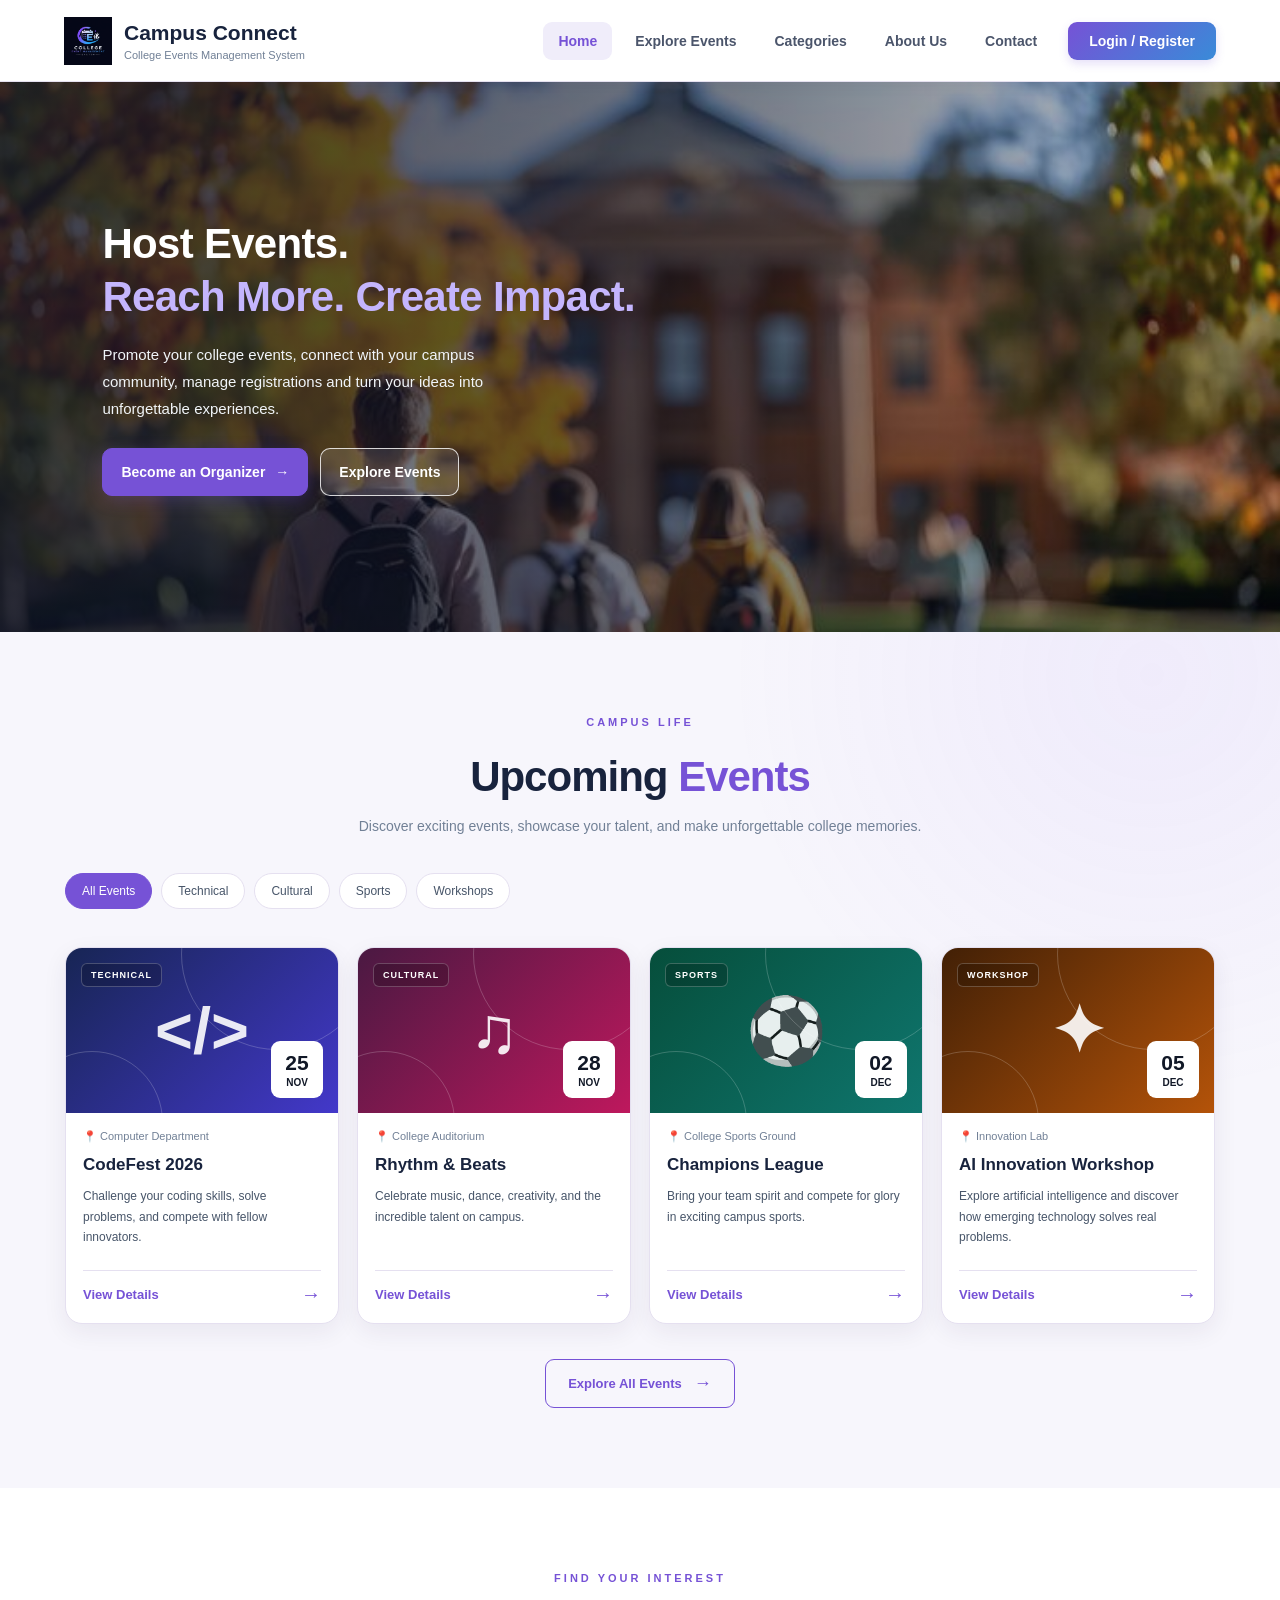
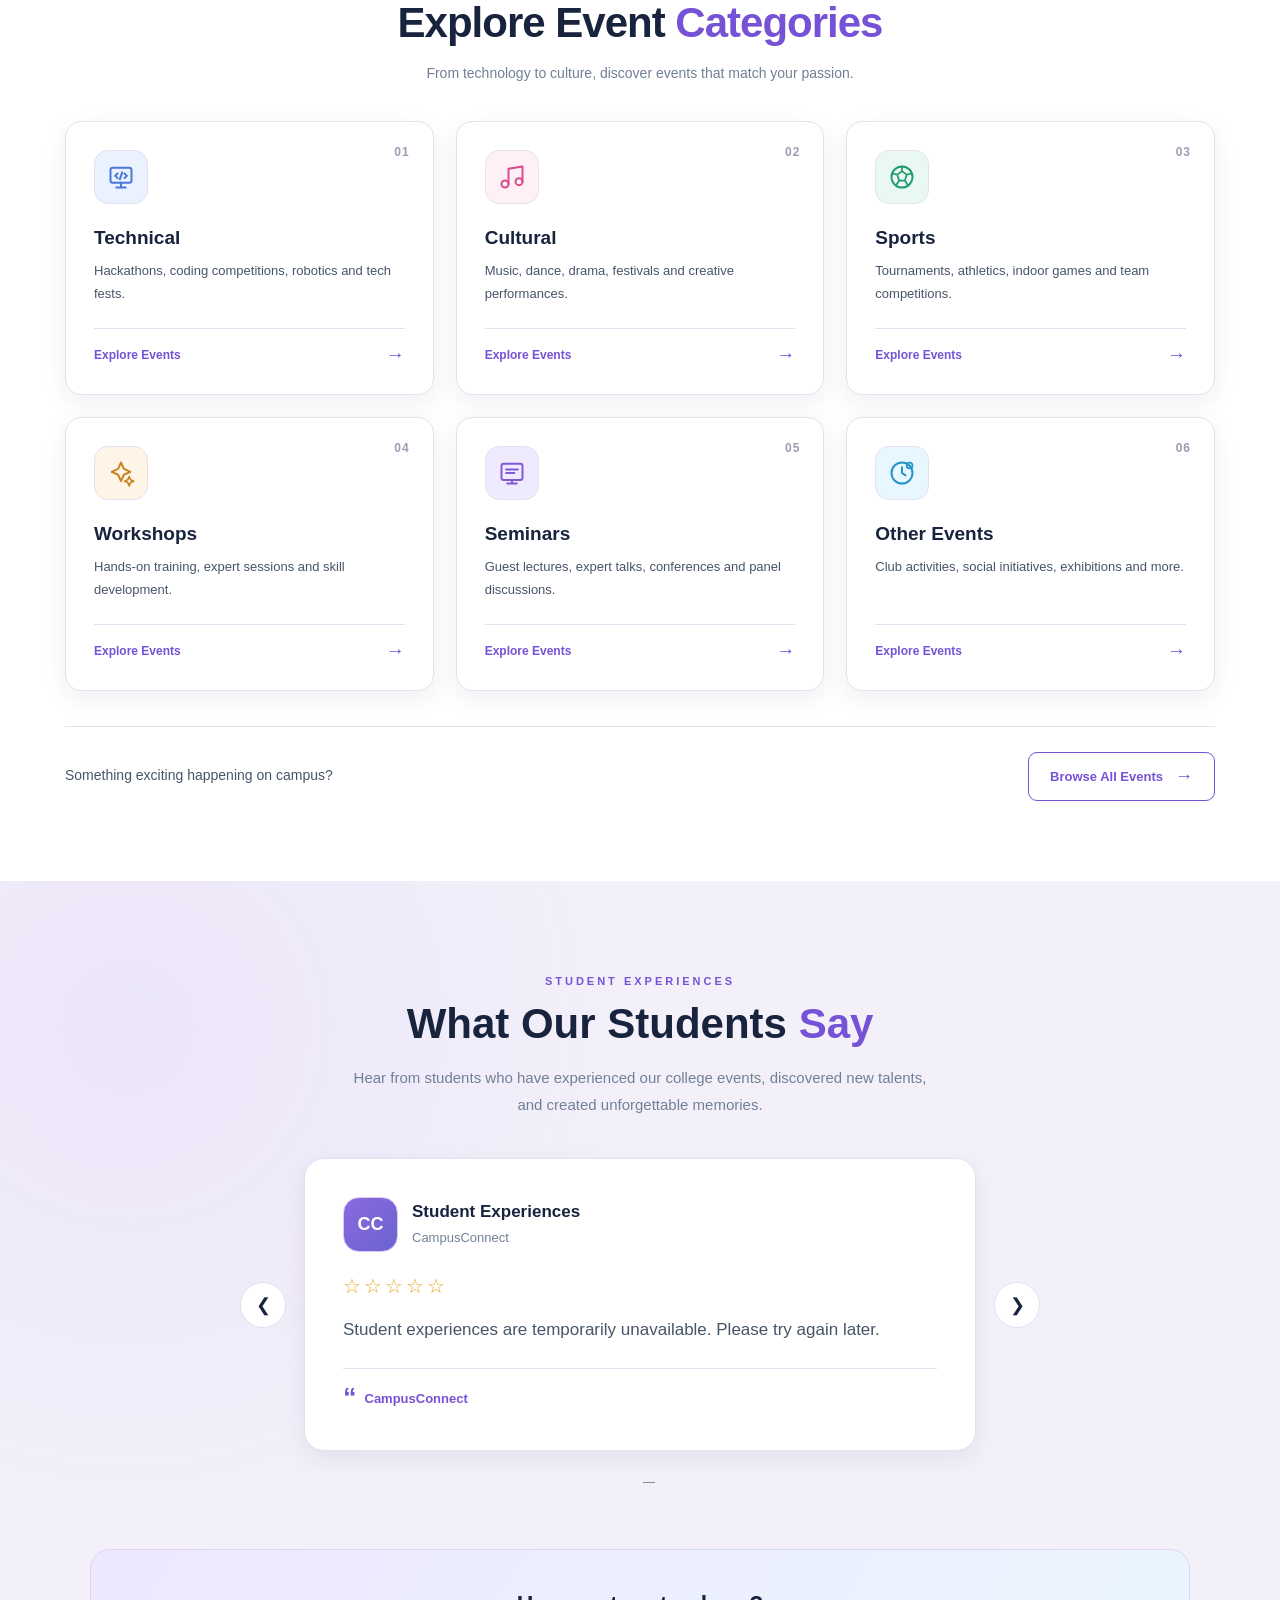
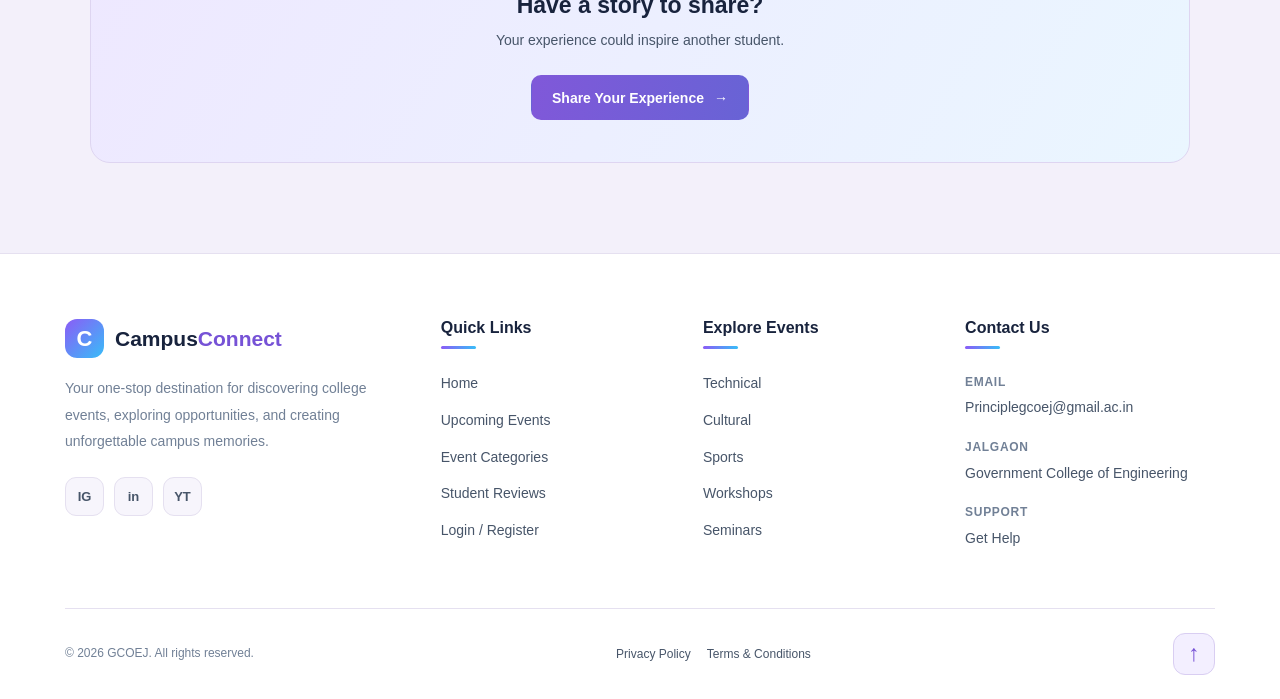
<file: frontend/index.html>
<!DOCTYPE html>
<html lang="en">

<head>
    <meta charset="UTF-8">
    <meta name="viewport" content="width=device-width, initial-scale=1.0">

    <title>CampusConnect | College Events Management System</title>

    <meta name="description"
        content="CampusConnect helps colleges promote events, manage registrations, and connect their campus communities.">

    <link rel="stylesheet" href="assets/css/style.css">
</head>

<body>

    <!-- =========================================
         HEADER
    ========================================== -->

    <header class="site-header">

        <!-- BRAND -->
        <a href="index.html" class="brand">

            <img src="assets/image/logo.png.png" alt="CampusConnect Logo">

            <div class="brand-text">
                <h1>Campus Connect</h1>
                <p>College Events Management System</p>
            </div>

        </a>


        <!-- DESKTOP NAVIGATION -->
        <nav class="desktop-nav" aria-label="Main navigation">

            <a href="index.html" class="active" aria-current="page">
                Home
            </a>

            <a href="event.html">
                Explore Events
            </a>

            <a href="event.html?category">
                Categories
            </a>

            <a href="about.html">
                About Us
            </a>

            <a href="contact.html">
                Contact
            </a>

            <a href="login.html" class="nav-login">
                Login / Register
            </a>

        </nav>


        <!-- MOBILE HAMBURGER BUTTON -->
        <button
            class="menu-toggle"
            id="menuToggle"
            type="button"
            aria-label="Open navigation menu"
            aria-expanded="false"
            aria-controls="mobileMenu">

            <span></span>
            <span></span>
            <span></span>

        </button>

    </header>


    <!-- =========================================
         MAIN CONTENT
    ========================================== -->

    <main>

        <!-- =====================================
             HERO SECTION
        ====================================== -->

        <section class="hero-section">

            <div class="hero-content">

                <h2>
                    Host Events.<br>
                    <span>Reach More. Create Impact.</span>
                </h2>

                <p>
                    Promote your college events, connect with your campus
                    community, manage registrations and turn your ideas
                    into unforgettable experiences.
                </p>

                <div class="hero-buttons">

                    <a href="login.html" class="btn btn-primary">
                        Become an Organizer
                        <span aria-hidden="true">→</span>
                    </a>

                    <a href="event.html" class="btn btn-secondary">
                        Explore Events
                    </a>

                </div>

            </div>

        </section>


        <!-- =====================================
             UPCOMING EVENTS SECTION
        ====================================== -->

        <section class="upcoming-events" id="upcoming-events">

            <div class="events-container">

                <div class="events-heading">

                    <span class="section-label">
                        CAMPUS LIFE
                    </span>

                    <h2>
                        Upcoming <span>Events</span>
                    </h2>

                    <p>
                        Discover exciting events, showcase your talent,
                        and make unforgettable college memories.
                    </p>

                </div>


                <!-- CATEGORY FILTERS -->

                <div class="event-filters" aria-label="Filter events">

                    <button type="button" class="filter-btn active"
                        data-filter="all" aria-pressed="true">
                        All Events
                    </button>

                    <button type="button" class="filter-btn"
                        data-filter="technical" aria-pressed="false">
                        Technical
                    </button>

                    <button type="button" class="filter-btn"
                        data-filter="cultural" aria-pressed="false">
                        Cultural
                    </button>

                    <button type="button" class="filter-btn"
                        data-filter="sports" aria-pressed="false">
                        Sports
                    </button>

                    <button type="button" class="filter-btn"
                        data-filter="workshop" aria-pressed="false">
                        Workshops
                    </button>

                </div>


                <!-- EVENT CARDS -->

                <div class="events-grid">

                    <!-- EVENT 1 -->

                    <article class="event-card" data-category="technical">

                        <div class="event-visual technical-visual">

                            <span class="event-category">
                                TECHNICAL
                            </span>

                            <span class="event-symbol" aria-hidden="true">
                                &lt;/&gt;
                            </span>

                            <div class="event-date">
                                <strong>25</strong>
                                <span>NOV</span>
                            </div>

                        </div>


                        <div class="event-info">

                            <p class="event-meta">
                                📍 Computer Department
                            </p>

                            <h3>CodeFest 2026</h3>

                            <p class="event-description">
                                Challenge your coding skills, solve problems,
                                and compete with fellow innovators.
                            </p>

                            <div class="event-extra" hidden>

                                <p>
                                    <strong>Time:</strong>
                                    10:00 AM onwards
                                </p>

                                <p>
                                    <strong>For:</strong>
                                    All interested students
                                </p>

                                <p>
                                    <strong>Entry:</strong>
                                    Registration required
                                </p>

                            </div>

                            <button
                                type="button"
                                class="details-btn"
                                aria-expanded="false">

                                <span class="details-label">
                                    View Details
                                </span>

                                <span aria-hidden="true">→</span>

                            </button>

                        </div>

                    </article>


                    <!-- EVENT 2 -->

                    <article class="event-card" data-category="cultural">

                        <div class="event-visual cultural-visual">

                            <span class="event-category">
                                CULTURAL
                            </span>

                            <span class="event-symbol" aria-hidden="true">
                                ♫
                            </span>

                            <div class="event-date">
                                <strong>28</strong>
                                <span>NOV</span>
                            </div>

                        </div>


                        <div class="event-info">

                            <p class="event-meta">
                                📍 College Auditorium
                            </p>

                            <h3>Rhythm &amp; Beats</h3>

                            <p class="event-description">
                                Celebrate music, dance, creativity,
                                and the incredible talent on campus.
                            </p>

                            <div class="event-extra" hidden>

                                <p>
                                    <strong>Time:</strong>
                                    4:00 PM onwards
                                </p>

                                <p>
                                    <strong>For:</strong>
                                    All students
                                </p>

                                <p>
                                    <strong>Entry:</strong>
                                    Registration required
                                </p>

                            </div>

                            <button
                                type="button"
                                class="details-btn"
                                aria-expanded="false">

                                <span class="details-label">
                                    View Details
                                </span>

                                <span aria-hidden="true">→</span>

                            </button>

                        </div>

                    </article>


                    <!-- EVENT 3 -->

                    <article class="event-card" data-category="sports">

                        <div class="event-visual sports-visual">

                            <span class="event-category">
                                SPORTS
                            </span>

                            <span class="event-symbol" aria-hidden="true">
                                ⚽
                            </span>

                            <div class="event-date">
                                <strong>02</strong>
                                <span>DEC</span>
                            </div>

                        </div>


                        <div class="event-info">

                            <p class="event-meta">
                                📍 College Sports Ground
                            </p>

                            <h3>Champions League</h3>

                            <p class="event-description">
                                Bring your team spirit and compete
                                for glory in exciting campus sports.
                            </p>

                            <div class="event-extra" hidden>

                                <p>
                                    <strong>Time:</strong>
                                    9:00 AM onwards
                                </p>

                                <p>
                                    <strong>For:</strong>
                                    Student teams
                                </p>

                                <p>
                                    <strong>Entry:</strong>
                                    Team registration required
                                </p>

                            </div>

                            <button
                                type="button"
                                class="details-btn"
                                aria-expanded="false">

                                <span class="details-label">
                                    View Details
                                </span>

                                <span aria-hidden="true">→</span>

                            </button>

                        </div>

                    </article>


                    <!-- EVENT 4 -->

                    <article class="event-card" data-category="workshop">

                        <div class="event-visual workshop-visual">

                            <span class="event-category">
                                WORKSHOP
                            </span>

                            <span class="event-symbol" aria-hidden="true">
                                ✦
                            </span>

                            <div class="event-date">
                                <strong>05</strong>
                                <span>DEC</span>
                            </div>

                        </div>


                        <div class="event-info">

                            <p class="event-meta">
                                📍 Innovation Lab
                            </p>

                            <h3>AI Innovation Workshop</h3>

                            <p class="event-description">
                                Explore artificial intelligence and discover
                                how emerging technology solves real problems.
                            </p>

                            <div class="event-extra" hidden>

                                <p>
                                    <strong>Time:</strong>
                                    11:00 AM onwards
                                </p>

                                <p>
                                    <strong>For:</strong>
                                    Beginners and enthusiasts
                                </p>

                                <p>
                                    <strong>Entry:</strong>
                                    Registration required
                                </p>

                            </div>

                            <button
                                type="button"
                                class="details-btn"
                                aria-expanded="false">

                                <span class="details-label">
                                    View Details
                                </span>

                                <span aria-hidden="true">→</span>

                            </button>

                        </div>

                    </article>

                </div>


                <p class="no-events" hidden>
                    No events found in this category.
                </p>


                <div class="all-events">

                    <a href="event.html" class="all-events-btn">
                        Explore All Events
                        <span aria-hidden="true">→</span>
                    </a>

                </div>

            </div>

        </section>


        <!-- =====================================
             EVENT CATEGORIES SECTION
        ====================================== -->

        <section class="event-categories" id="event-categories">

            <div class="categories-container">

                <div class="categories-heading">

                    <span class="categories-label">
                        FIND YOUR INTEREST
                    </span>

                    <h2>
                        Explore Event <span>Categories</span>
                    </h2>

                    <p>
                        From technology to culture, discover events
                        that match your passion.
                    </p>

                </div>


                <!-- CATEGORY CARDS -->

                <div class="categories-grid">

                    <!-- TECHNICAL -->

                    <a href="event.html?category=technical"
                        class="category-card" data-category="technical">

                        <div class="category-icon technical-icon"
                            aria-hidden="true">

                            <svg viewBox="0 0 24 24" fill="none">
                                <rect x="3" y="4" width="18" height="13"
                                    rx="2" stroke="currentColor"
                                    stroke-width="1.7" />

                                <path d="M8 21h8M12 17v4M9 9l-2 2 2 2m6-4 2 2-2 2m-2-5-2 6"
                                    stroke="currentColor"
                                    stroke-width="1.7"
                                    stroke-linecap="round"
                                    stroke-linejoin="round" />
                            </svg>

                        </div>

                        <span class="category-count">01</span>

                        <h3>Technical</h3>

                        <p>
                            Hackathons, coding competitions,
                            robotics and tech fests.
                        </p>

                        <span class="category-link">
                            Explore Events <span aria-hidden="true">→</span>
                        </span>

                    </a>


                    <!-- CULTURAL -->

                    <a href="event.html?category=cultural"
                        class="category-card" data-category="cultural">

                        <div class="category-icon cultural-icon"
                            aria-hidden="true">

                            <svg viewBox="0 0 24 24" fill="none">
                                <path d="M9 18V5l12-2v13"
                                    stroke="currentColor"
                                    stroke-width="1.7"
                                    stroke-linecap="round"
                                    stroke-linejoin="round" />

                                <circle cx="6" cy="18" r="3"
                                    stroke="currentColor"
                                    stroke-width="1.7" />

                                <circle cx="18" cy="16" r="3"
                                    stroke="currentColor"
                                    stroke-width="1.7" />
                            </svg>

                        </div>

                        <span class="category-count">02</span>

                        <h3>Cultural</h3>

                        <p>
                            Music, dance, drama, festivals
                            and creative performances.
                        </p>

                        <span class="category-link">
                            Explore Events <span aria-hidden="true">→</span>
                        </span>

                    </a>


                    <!-- SPORTS -->

                    <a href="event.html?category=sports"
                        class="category-card" data-category="sports">

                        <div class="category-icon sports-icon"
                            aria-hidden="true">

                            <svg viewBox="0 0 24 24" fill="none">
                                <circle cx="12" cy="12" r="9"
                                    stroke="currentColor"
                                    stroke-width="1.7" />

                                <path d="m12 7 4 3-1.5 5h-5L8 10l4-3Zm0 0V3m4 7 4-1M14.5 15l2.5 4M9.5 15 7 19m1-9-4-1"
                                    stroke="currentColor"
                                    stroke-width="1.5"
                                    stroke-linecap="round"
                                    stroke-linejoin="round" />
                            </svg>

                        </div>

                        <span class="category-count">03</span>

                        <h3>Sports</h3>

                        <p>
                            Tournaments, athletics, indoor games
                            and team competitions.
                        </p>

                        <span class="category-link">
                            Explore Events <span aria-hidden="true">→</span>
                        </span>

                    </a>


                    <!-- WORKSHOPS -->

                    <a href="event.html?category=workshop"
                        class="category-card" data-category="workshop">

                        <div class="category-icon workshop-icon"
                            aria-hidden="true">

                            <svg viewBox="0 0 24 24" fill="none">
                                <path d="M12 3 14.5 8.5 20 11l-5.5 2.5L12 19l-2.5-5.5L4 11l5.5-2.5L12 3Z"
                                    stroke="currentColor"
                                    stroke-width="1.7"
                                    stroke-linejoin="round" />

                                <path d="m19 15 1.2 2.8L23 19l-2.8 1.2L19 23l-1.2-2.8L15 19l2.8-1.2L19 15Z"
                                    stroke="currentColor"
                                    stroke-width="1.4"
                                    stroke-linejoin="round" />
                            </svg>

                        </div>

                        <span class="category-count">04</span>

                        <h3>Workshops</h3>

                        <p>
                            Hands-on training, expert sessions
                            and skill development.
                        </p>

                        <span class="category-link">
                            Explore Events <span aria-hidden="true">→</span>
                        </span>

                    </a>


                    <!-- SEMINARS -->

                    <a href="event.html?category=seminar"
                        class="category-card" data-category="seminar">

                        <div class="category-icon seminar-icon"
                            aria-hidden="true">

                            <svg viewBox="0 0 24 24" fill="none">
                                <rect x="3" y="4" width="18" height="14"
                                    rx="2" stroke="currentColor"
                                    stroke-width="1.7" />

                                <path d="M7 9h10M7 12h7M8 21h8m-4-3v3"
                                    stroke="currentColor"
                                    stroke-width="1.7"
                                    stroke-linecap="round" />
                            </svg>

                        </div>

                        <span class="category-count">05</span>

                        <h3>Seminars</h3>

                        <p>
                            Guest lectures, expert talks,
                            conferences and panel discussions.
                        </p>

                        <span class="category-link">
                            Explore Events <span aria-hidden="true">→</span>
                        </span>

                    </a>


                    <!-- OTHER EVENTS -->

                    <a href="event.html?category=other"
                        class="category-card" data-category="other">

                        <div class="category-icon other-icon"
                            aria-hidden="true">

                            <svg viewBox="0 0 24 24" fill="none">
                                <circle cx="12" cy="12" r="9"
                                    stroke="currentColor"
                                    stroke-width="1.7" />

                                <path d="M12 7v5l3 2"
                                    stroke="currentColor"
                                    stroke-width="1.7"
                                    stroke-linecap="round"
                                    stroke-linejoin="round" />

                                <circle cx="18.5" cy="5.5" r="2.5"
                                    stroke="currentColor"
                                    stroke-width="1.5" />
                            </svg>

                        </div>

                        <span class="category-count">06</span>

                        <h3>Other Events</h3>

                        <p>
                            Club activities, social initiatives,
                            exhibitions and more.
                        </p>

                        <span class="category-link">
                            Explore Events <span aria-hidden="true">→</span>
                        </span>

                    </a>

                </div>


                <!-- CATEGORY FOOTER -->

                <div class="categories-footer">

                    <p>
                        Something exciting happening on campus?
                    </p>

                    <a href="event.html" class="categories-all-btn">
                        Browse All Events
                        <span aria-hidden="true">→</span>
                    </a>

                </div>

            </div>

        </section>


        <!-- =====================================
             STUDENT TESTIMONIALS
        ====================================== -->

        <section class="student-testimonials" id="student-testimonials">

            <div class="testimonials-container">

                <div class="testimonials-heading">

                    <span class="section-label">
                        STUDENT EXPERIENCES
                    </span>

                    <h2>
                        What Our Students <span>Say</span>
                    </h2>

                    <p>
                        Hear from students who have experienced our college events,
                        discovered new talents, and created unforgettable memories.
                    </p>

                </div>


                <div class="testimonials-slider">

                    <button
                        class="testimonial-arrow"
                        id="testimonial-prev"
                        type="button"
                        aria-label="Previous testimonial">

                        &#10094;

                    </button>


                    <div class="testimonial-card" id="testimonial-card">

                        <div class="testimonial-top">

                            <div class="student-avatar" id="student-avatar">
                                AP
                            </div>

                            <div class="student-info">

                                <h3 id="student-name">
                                    Mansi Patil
                                </h3>

                                <p id="student-course">
                                    Computer Engineering
                                </p>

                            </div>

                        </div>


                        <div
                            class="testimonial-stars"
                            id="testimonial-stars"
                            aria-label="5 out of 5 stars">

                            ★★★★★

                        </div>


                        <blockquote id="testimonial-text">

                            The technical events helped me improve my skills,
                            work with a team, and gain confidence in presenting
                            my ideas.

                        </blockquote>


                        <div class="testimonial-event">

                            <span class="quote-icon" aria-hidden="true">
                                “
                            </span>

                            <span id="testimonial-event-name">
                                Technical Events
                            </span>

                        </div>

                    </div>


                    <button
                        class="testimonial-arrow"
                        id="testimonial-next"
                        type="button"
                        aria-label="Next testimonial">

                        &#10095;

                    </button>

                </div>


                <div class="testimonial-navigation">

                    <div
                        class="testimonial-dots"
                        id="testimonial-dots"
                        aria-label="Choose a testimonial">

                    </div>

                    <p
                        class="testimonial-counter"
                        id="testimonial-counter"
                        aria-live="polite">

                        1 / 4

                    </p>

                </div>


                <div class="testimonial-cta">

                    <h3>Have a story to share?</h3>

                    <p>
                        Your experience could inspire another student.
                    </p>

                    <a
                        href="feedback.html"
                        class="testimonial-share-btn"
                        id="testimonial-share-btn">

                        Share Your Experience
                        <span aria-hidden="true">→</span>

                    </a>

                </div>

            </div>

        </section>

    </main>


    <!-- =========================================
         MOBILE MENU OVERLAY
    ========================================== -->

    <div
        class="menu-overlay"
        id="menuOverlay"
        aria-hidden="true">

    </div>


    <!-- =========================================
         MOBILE NAVIGATION DRAWER
    ========================================== -->

    <aside
        class="mobile-menu"
        id="mobileMenu"
        aria-hidden="true"
        aria-label="Mobile navigation">


        <!-- MENU HEADING -->

        <div class="menu-heading">

            <div>
                <h2>College Events</h2>
                <p>Management System</p>
            </div>

            <button
                class="menu-close"
                id="menuClose"
                type="button"
                aria-label="Close navigation menu">

                &times;

            </button>

        </div>


        <!-- NAVIGATION LINKS -->

        <nav class="menu-links" aria-label="Mobile navigation">

            <a href="index.html">

                <span class="menu-icon">⌂</span>

                <span class="menu-link-text">
                    <strong>Home</strong>
                    <small>Main homepage</small>
                </span>

                <span class="menu-arrow">›</span>

            </a>


            <a href="event.html">

                <span class="menu-icon">▦</span>

                <span class="menu-link-text">
                    <strong>Explore Events</strong>
                    <small>Browse and filter events</small>
                </span>

                <span class="menu-arrow">›</span>

            </a>


            <a href="event.html?category">

                <span class="menu-icon">▤</span>

                <span class="menu-link-text">
                    <strong>Event Categories</strong>
                    <small>Technical, cultural, sports and more</small>
                </span>

                <span class="menu-arrow">›</span>

            </a>


            <a href="about.html">

                <span class="menu-icon">ⓘ</span>

                <span class="menu-link-text">
                    <strong>About Us</strong>
                    <small>About the platform</small>
                </span>

                <span class="menu-arrow">›</span>

            </a>


            <a href="contact.html">

                <span class="menu-icon">✉</span>

                <span class="menu-link-text">
                    <strong>Contact Us</strong>
                    <small>Contact college event support</small>
                </span>

                <span class="menu-arrow">›</span>

            </a>

        </nav>


        <!-- ACCOUNT LINKS -->

        <div class="account-links">

            <a href="login.html">
                ↪ &nbsp; Login
            </a>

            <a href="login.html">
                ♙ &nbsp; Create Account
            </a>

        </div>


        <!-- MENU CTA -->

        <a href="event.html" class="menu-cta">
            Explore Upcoming Events →
        </a>

    </aside>


    <!-- =========================================
         WEBSITE FOOTER
    ========================================== -->

    <footer class="site-footer" id="site-footer">

        <div class="footer-container">


            <!-- BRAND -->

            <div class="footer-brand">

                <a href="index.html" class="footer-logo">

                    <span class="footer-logo-icon">C</span>

                    <span>
                        Campus<span class="footer-logo-highlight">Connect</span>
                    </span>

                </a>


                <p class="footer-description">
                    Your one-stop destination for discovering college events,
                    exploring opportunities, and creating unforgettable campus
                    memories.
                </p>


                <div class="footer-socials">

                    <a
                        href="https://www.instagram.com/gcoej_shutterbugs_?srtk=c2kyNXhpc2t3dHhs"
                        target="_blank"
                        rel="noopener noreferrer"
                        aria-label="Instagram">

                        IG

                    </a>


                    <a
                        href="https://www.linkedin.com/"
                        target="_blank"
                        rel="noopener noreferrer"
                        aria-label="LinkedIn">

                        in

                    </a>


                    <a
                        href="https://www.youtube.com/"
                        target="_blank"
                        rel="noopener noreferrer"
                        aria-label="YouTube">

                        YT

                    </a>

                </div>

            </div>


            <!-- QUICK LINKS -->

            <div class="footer-column">

                <h3>Quick Links</h3>

                <ul>
                    <li><a href="index.html">Home</a></li>
                    <li><a href="#upcoming-events">Upcoming Events</a></li>
                    <li><a href="#event-categories">Event Categories</a></li>
                    <li><a href="#student-testimonials">Student Reviews</a></li>
                    <li><a href="login.html">Login / Register</a></li>
                </ul>

            </div>


            <!-- EVENT CATEGORIES -->

            <div class="footer-column">

                <h3>Explore Events</h3>

                <ul>
                    <li><a href="event.html?category=technical">Technical</a></li>
                    <li><a href="event.html?category=cultural">Cultural</a></li>
                    <li><a href="event.html?category=sports">Sports</a></li>
                    <li><a href="event.html?category=workshop">Workshops</a></li>
                    <li><a href="event.html?category=seminar">Seminars</a></li>
                </ul>

            </div>


            <!-- CONTACT INFORMATION -->

            <div class="footer-column footer-contact">

                <h3>Contact Us</h3>

                <p>
                    <span class="contact-label">Email</span>

                    <a href="mailto:Principlegcoej@gmail.ac.in">
                        Principlegcoej@gmail.ac.in
                    </a>
                </p>


                <p>
                    <span class="contact-label">Jalgaon</span>
                    <span>Government College of Engineering</span>
                </p>


                <p>
                    <span class="contact-label">Support</span>

                    <a href="mailto:support@example.com">
                        Get Help
                    </a>
                </p>

            </div>

        </div>


        <!-- FOOTER BOTTOM -->

        <div class="footer-bottom">

            <p>
                &copy; <span id="footer-year"></span>
                GCOEJ. All rights reserved.
            </p>


            <div class="footer-bottom-links">

                <a href="privacy.html">
                    Privacy Policy
                </a>

                <a href="terms.html">
                    Terms &amp; Conditions
                </a>

            </div>


            <button
                type="button"
                class="back-to-top"
                id="back-to-top"
                aria-label="Back to top"
                title="Back to top">

                <span aria-hidden="true">
                    &#8593;
                </span>

            </button>

        </div>

    </footer>


    <!-- =========================================
         JAVASCRIPT FILES
    ========================================== -->

    <script src="assets/js/config.js" defer></script>
    <script src="assets/js/script.js" defer></script>

</body>

</html>
</file>
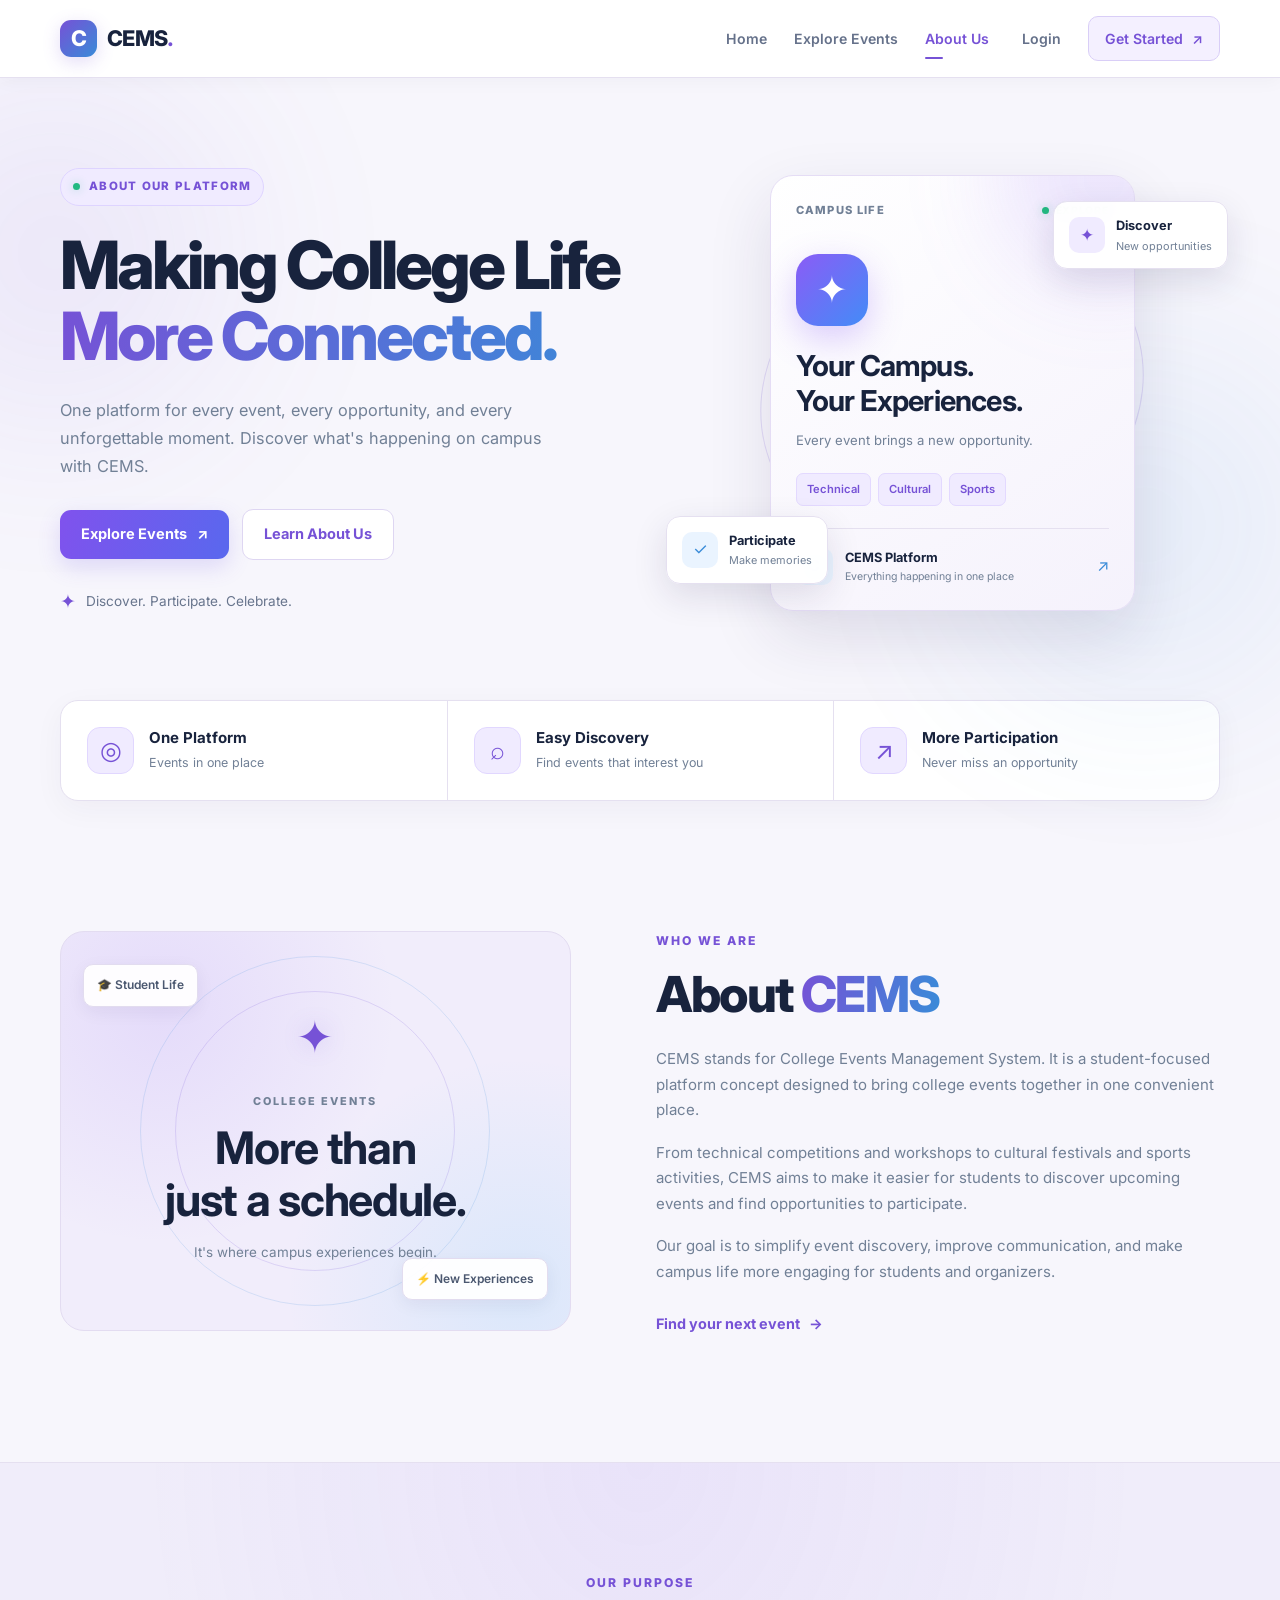
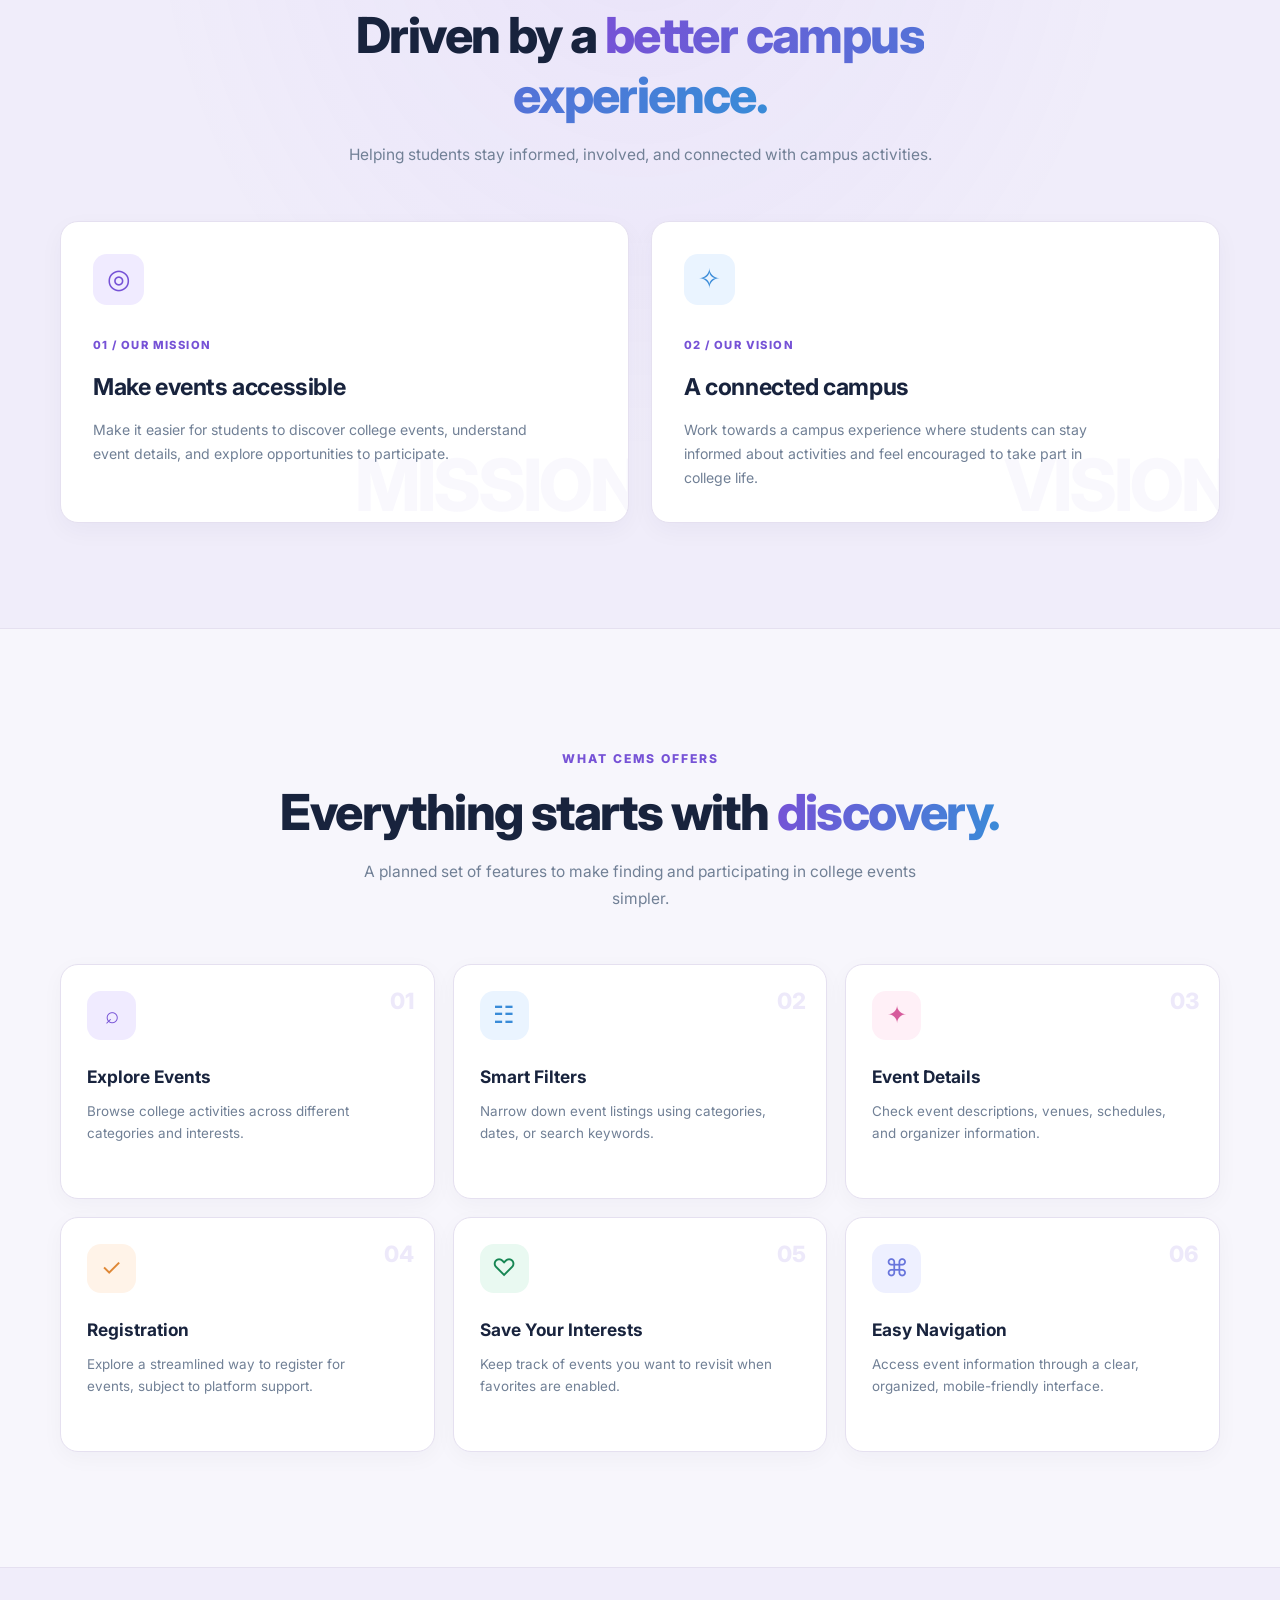
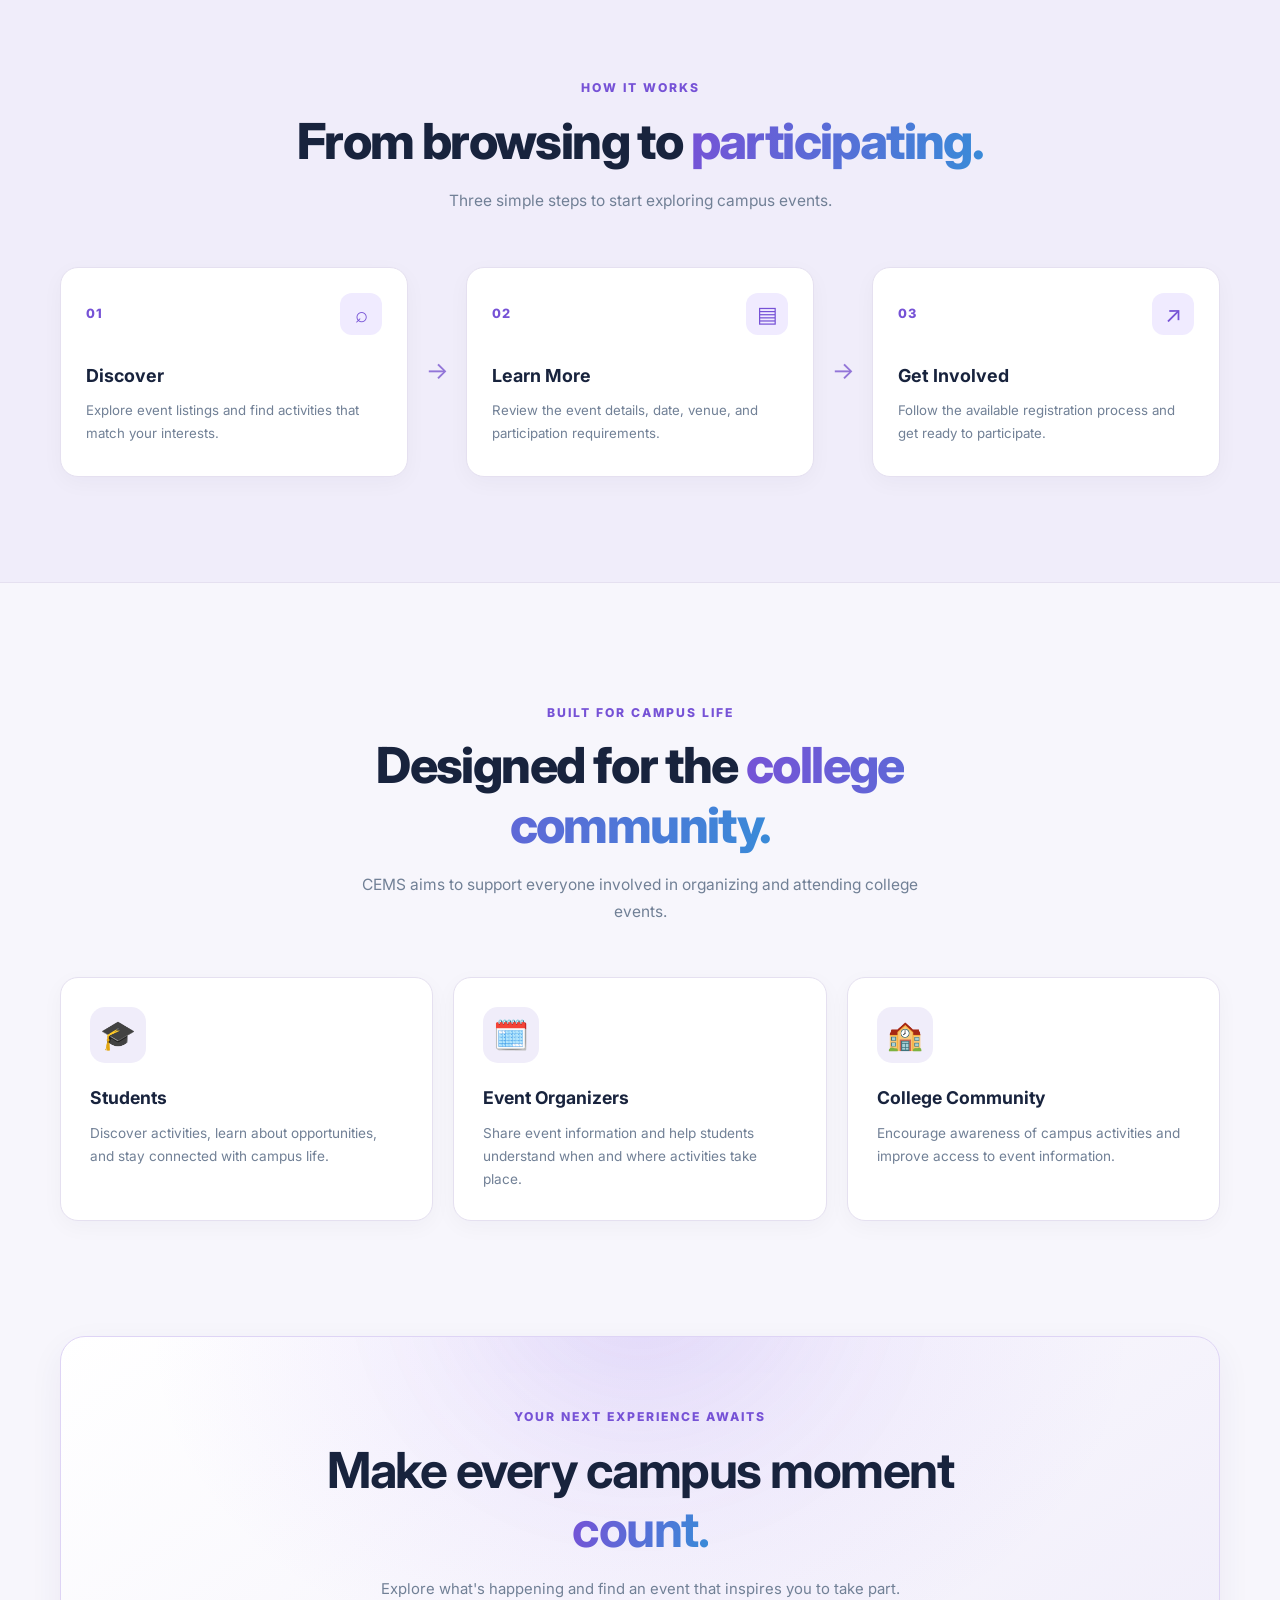
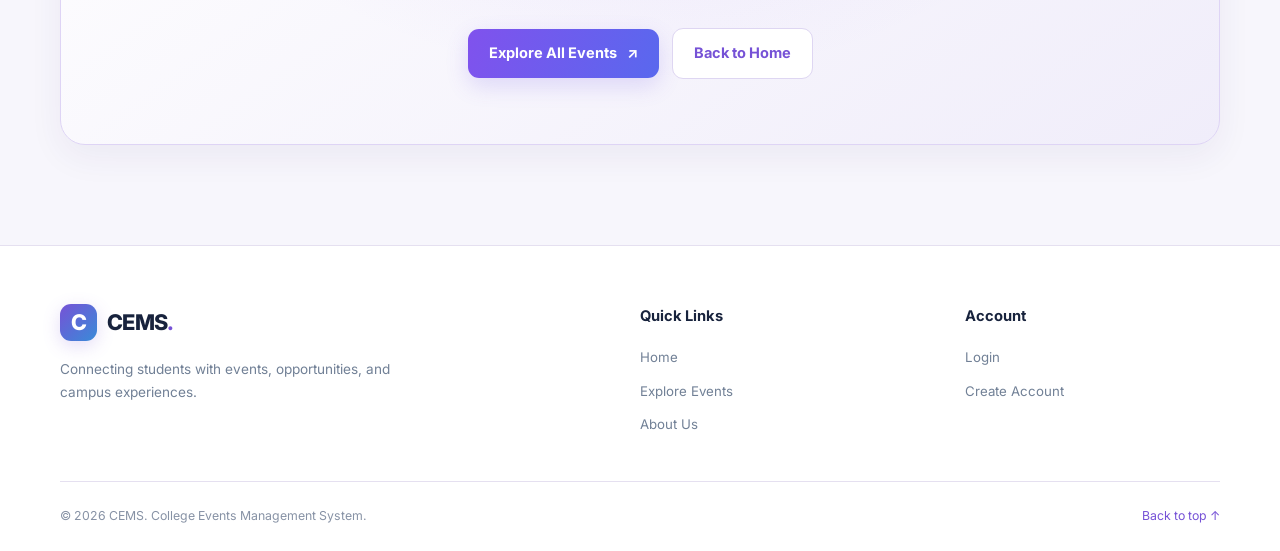
<file: frontend/about.html>
<!DOCTYPE html>
<html lang="en">
<head>
    <meta charset="UTF-8">
    <meta name="viewport" content="width=device-width, initial-scale=1.0">

    <title>About Us | CEMS</title>
    <meta name="description" content="Learn about CEMS, the College Events Management System designed to make discovering and managing college events easier.">

    <link rel="preconnect" href="https://fonts.googleapis.com">
    <link rel="preconnect" href="https://fonts.gstatic.com" crossorigin>
    <link href="https://fonts.googleapis.com/css2?family=Inter:wght@400;500;600;700;800&display=swap" rel="stylesheet">

    <link rel="stylesheet" href="assets/css/about.css">
    <script src="assets/js/about.js" defer></script>
</head>

<body>

    <!-- NAVBAR -->
    <header class="navbar">
        <a href="index.html" class="brand">
            <span class="brand-icon">C</span>
            <span>CEMS<span class="brand-dot">.</span></span>
        </a>

        <button class="menu-toggle" id="menuToggle"
                aria-label="Open navigation menu"
                aria-expanded="false"
                aria-controls="navLinks">
            <span></span>
            <span></span>
            <span></span>
        </button>

        <nav class="nav-links" id="navLinks">
            <a href="index.html">Home</a>
            <a href="event.html">Explore Events</a>
            <a href="about.html" class="active">About Us</a>
            <a href="login.html" class="nav-login">Login</a>
            <a href="login.html" class="nav-register">Get Started <span>↗</span></a>
        </nav>
    </header>


    <main>

        <!-- HERO SECTION -->
        <section class="about-hero">
            <div class="hero-glow glow-one"></div>
            <div class="hero-glow glow-two"></div>

            <div class="hero-content reveal">
                <span class="eyebrow">
                    <span class="status-dot"></span>
                    ABOUT OUR PLATFORM
                </span>

                <h1>
                    Making College Life
                    <span class="gradient-text">More Connected.</span>
                </h1>

                <p>
                    One platform for every event, every opportunity,
                    and every unforgettable moment.
                    Discover what's happening on campus with CEMS.
                </p>

                <div class="hero-buttons">
                    <a href="event.html" class="btn btn-primary">
                        Explore Events <span>↗</span>
                    </a>

                    <a href="#our-mission" class="btn btn-secondary">
                        Learn About Us
                    </a>
                </div>

                <div class="hero-note">
                    <span class="note-icon">✦</span>
                    Discover. Participate. Celebrate.
                </div>
            </div>

            <div class="hero-visual reveal">
                <div class="visual-orbit orbit-one"></div>
                <div class="visual-orbit orbit-two"></div>

                <div class="visual-main-card">
                    <div class="visual-card-top">
                        <span class="mini-label">CAMPUS LIFE</span>
                        <span class="live-badge">
                            <span></span> EXPLORE
                        </span>
                    </div>

                    <div class="visual-symbol">✦</div>

                    <h2>Your Campus.<br>Your Experiences.</h2>
                    <p>Every event brings a new opportunity.</p>

                    <div class="visual-tags">
                        <span>Technical</span>
                        <span>Cultural</span>
                        <span>Sports</span>
                    </div>

                    <div class="visual-card-bottom">
                        <span class="bottom-icon">C</span>
                        <div>
                            <strong>CEMS Platform</strong>
                            <small>Everything happening in one place</small>
                        </div>
                        <span class="bottom-arrow">↗</span>
                    </div>
                </div>

                <div class="floating-card float-top">
                    <span class="floating-icon purple">✦</span>
                    <div>
                        <strong>Discover</strong>
                        <small>New opportunities</small>
                    </div>
                </div>

                <div class="floating-card float-bottom">
                    <span class="floating-icon blue">✓</span>
                    <div>
                        <strong>Participate</strong>
                        <small>Make memories</small>
                    </div>
                </div>
            </div>
        </section>


        <!-- QUICK HIGHLIGHTS -->
        <section class="highlights section-container">
            <div class="highlight-item reveal">
                <span class="highlight-icon">◎</span>
                <div>
                    <h3>One Platform</h3>
                    <p>Events in one place</p>
                </div>
            </div>

            <div class="highlight-item reveal">
                <span class="highlight-icon">⌕</span>
                <div>
                    <h3>Easy Discovery</h3>
                    <p>Find events that interest you</p>
                </div>
            </div>

            <div class="highlight-item reveal">
                <span class="highlight-icon">↗</span>
                <div>
                    <h3>More Participation</h3>
                    <p>Never miss an opportunity</p>
                </div>
            </div>
        </section>


        <!-- ABOUT THE PROJECT -->
        <section class="section-container project-section" id="our-mission">
            <div class="project-visual reveal">
                <div class="project-illustration">
                    <div class="illustration-circle circle-a"></div>
                    <div class="illustration-circle circle-b"></div>

                    <div class="illustration-content">
                        <span class="illustration-star">✦</span>
                        <span class="illustration-label">COLLEGE EVENTS</span>
                        <h3>More than<br>just a schedule.</h3>
                        <p>It's where campus experiences begin.</p>
                    </div>

                    <div class="illustration-chip chip-one">🎓 Student Life</div>
                    <div class="illustration-chip chip-two">⚡ New Experiences</div>
                </div>
            </div>

            <div class="project-copy reveal">
                <span class="section-label">WHO WE ARE</span>
                <h2>About <span class="gradient-text">CEMS</span></h2>

                <p>
                    CEMS stands for College Events Management System.
                    It is a student-focused platform concept designed
                    to bring college events together in one convenient place.
                </p>

                <p>
                    From technical competitions and workshops to cultural
                    festivals and sports activities, CEMS aims to make it
                    easier for students to discover upcoming events and
                    find opportunities to participate.
                </p>

                <p>
                    Our goal is to simplify event discovery, improve
                    communication, and make campus life more engaging
                    for students and organizers.
                </p>

                <a href="event.html" class="text-link">
                    Find your next event <span>→</span>
                </a>
            </div>
        </section>


        <!-- MISSION AND VISION -->
        <section class="purpose-section">
            <div class="section-container">
                <div class="section-heading reveal">
                    <span class="section-label">OUR PURPOSE</span>
                    <h2>Driven by a <span class="gradient-text">better campus experience.</span></h2>
                    <p>
                        Helping students stay informed, involved,
                        and connected with campus activities.
                    </p>
                </div>

                <div class="purpose-grid">
                    <article class="purpose-card reveal">
                        <div class="purpose-icon mission-icon">◎</div>
                        <span class="card-kicker">01 / OUR MISSION</span>
                        <h3>Make events accessible</h3>
                        <p>
                            Make it easier for students to discover college
                            events, understand event details, and explore
                            opportunities to participate.
                        </p>
                        <div class="card-decoration">MISSION</div>
                    </article>

                    <article class="purpose-card vision-card reveal">
                        <div class="purpose-icon vision-icon">✧</div>
                        <span class="card-kicker">02 / OUR VISION</span>
                        <h3>A connected campus</h3>
                        <p>
                            Work towards a campus experience where students
                            can stay informed about activities and feel
                            encouraged to take part in college life.
                        </p>
                        <div class="card-decoration">VISION</div>
                    </article>
                </div>
            </div>
        </section>


        <!-- FEATURES -->
        <section class="section-container features-section">
            <div class="section-heading reveal">
                <span class="section-label">WHAT CEMS OFFERS</span>
                <h2>Everything starts with <span class="gradient-text">discovery.</span></h2>
                <p>
                    A planned set of features to make finding and
                    participating in college events simpler.
                </p>
            </div>

            <div class="features-grid">

                <article class="feature-card reveal">
                    <div class="feature-icon icon-purple">⌕</div>
                    <h3>Explore Events</h3>
                    <p>
                        Browse college activities across different
                        categories and interests.
                    </p>
                    <span class="feature-number">01</span>
                </article>

                <article class="feature-card reveal">
                    <div class="feature-icon icon-blue">☷</div>
                    <h3>Smart Filters</h3>
                    <p>
                        Narrow down event listings using categories,
                        dates, or search keywords.
                    </p>
                    <span class="feature-number">02</span>
                </article>

                <article class="feature-card reveal">
                    <div class="feature-icon icon-pink">✦</div>
                    <h3>Event Details</h3>
                    <p>
                        Check event descriptions, venues, schedules,
                        and organizer information.
                    </p>
                    <span class="feature-number">03</span>
                </article>

                <article class="feature-card reveal">
                    <div class="feature-icon icon-orange">✓</div>
                    <h3>Registration</h3>
                    <p>
                        Explore a streamlined way to register for
                        events, subject to platform support.
                    </p>
                    <span class="feature-number">04</span>
                </article>

                <article class="feature-card reveal">
                    <div class="feature-icon icon-green">♡</div>
                    <h3>Save Your Interests</h3>
                    <p>
                        Keep track of events you want to revisit
                        when favorites are enabled.
                    </p>
                    <span class="feature-number">05</span>
                </article>

                <article class="feature-card reveal">
                    <div class="feature-icon icon-violet">⌘</div>
                    <h3>Easy Navigation</h3>
                    <p>
                        Access event information through a clear,
                        organized, mobile-friendly interface.
                    </p>
                    <span class="feature-number">06</span>
                </article>

            </div>
        </section>


        <!-- HOW IT WORKS -->
        <section class="how-section">
            <div class="section-container">
                <div class="section-heading reveal">
                    <span class="section-label">HOW IT WORKS</span>
                    <h2>From browsing to <span class="gradient-text">participating.</span></h2>
                    <p>Three simple steps to start exploring campus events.</p>
                </div>

                <div class="steps-grid">
                    <article class="step-card reveal">
                        <div class="step-top">
                            <span class="step-number">01</span>
                            <span class="step-icon">⌕</span>
                        </div>
                        <h3>Discover</h3>
                        <p>Explore event listings and find activities that match your interests.</p>
                    </article>

                    <div class="step-connector">→</div>

                    <article class="step-card reveal">
                        <div class="step-top">
                            <span class="step-number">02</span>
                            <span class="step-icon">▤</span>
                        </div>
                        <h3>Learn More</h3>
                        <p>Review the event details, date, venue, and participation requirements.</p>
                    </article>

                    <div class="step-connector">→</div>

                    <article class="step-card reveal">
                        <div class="step-top">
                            <span class="step-number">03</span>
                            <span class="step-icon">↗</span>
                        </div>
                        <h3>Get Involved</h3>
                        <p>Follow the available registration process and get ready to participate.</p>
                    </article>
                </div>
            </div>
        </section>


        <!-- WHO BENEFITS -->
        <section class="section-container audience-section">
            <div class="section-heading reveal">
                <span class="section-label">BUILT FOR CAMPUS LIFE</span>
                <h2>Designed for the <span class="gradient-text">college community.</span></h2>
                <p>
                    CEMS aims to support everyone involved in
                    organizing and attending college events.
                </p>
            </div>

            <div class="audience-grid">
                <article class="audience-card reveal">
                    <div class="audience-emoji">🎓</div>
                    <h3>Students</h3>
                    <p>
                        Discover activities, learn about opportunities,
                        and stay connected with campus life.
                    </p>
                </article>

                <article class="audience-card reveal">
                    <div class="audience-emoji">🗓️</div>
                    <h3>Event Organizers</h3>
                    <p>
                        Share event information and help students
                        understand when and where activities take place.
                    </p>
                </article>

                <article class="audience-card reveal">
                    <div class="audience-emoji">🏫</div>
                    <h3>College Community</h3>
                    <p>
                        Encourage awareness of campus activities
                        and improve access to event information.
                    </p>
                </article>
            </div>
        </section>


        <!-- CTA -->
        <section class="cta-section section-container reveal">
            <div class="cta-glow"></div>

            <div class="cta-content">
                <span class="section-label">YOUR NEXT EXPERIENCE AWAITS</span>
                <h2>Make every campus moment <span class="gradient-text">count.</span></h2>
                <p>
                    Explore what's happening and find an event
                    that inspires you to take part.
                </p>

                <div class="hero-buttons">
                    <a href="event.html" class="btn btn-primary">
                        Explore All Events <span>↗</span>
                    </a>
                    <a href="index.html" class="btn btn-secondary">
                        Back to Home
                    </a>
                </div>
            </div>
        </section>

    </main>


    <!-- FOOTER -->
    <footer class="footer">
        <div class="footer-main">
            <div class="footer-brand">
                <a href="index.html" class="brand">
                    <span class="brand-icon">C</span>
                    <span>CEMS<span class="brand-dot">.</span></span>
                </a>

                <p>
                    Connecting students with events,
                    opportunities, and campus experiences.
                </p>
            </div>

            <div class="footer-links">
                <h4>Quick Links</h4>
                <a href="index.html">Home</a>
                <a href="event.html">Explore Events</a>
                <a href="about.html">About Us</a>
            </div>

            <div class="footer-links">
                <h4>Account</h4>
                <a href="login.html">Login</a>
                <a href="login.html">Create Account</a>
            </div>
        </div>

        <div class="footer-bottom">
            <p>© <span id="currentYear"></span> CEMS. College Events Management System.</p>
            <a href="#top" id="backToTop">Back to top ↑</a>
        </div>
    </footer>

</body>
</html>
</file>
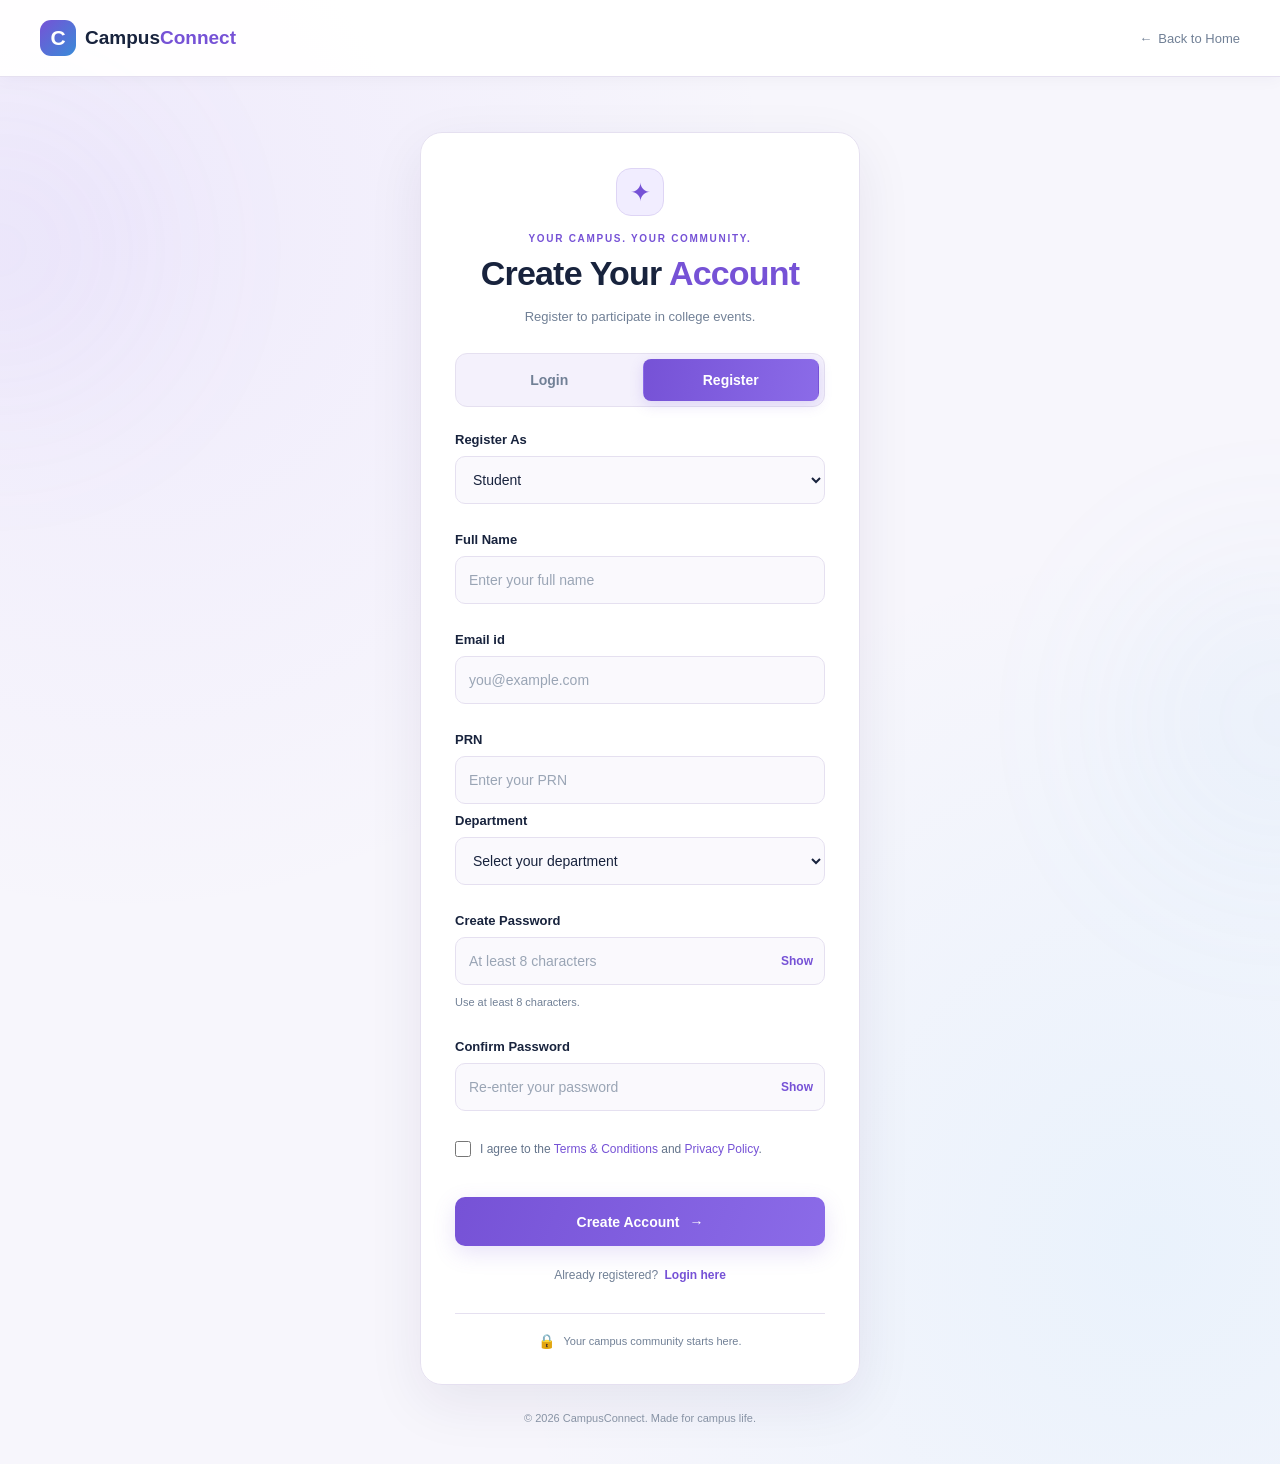
<file: frontend/admin-dashboard.html>
<!DOCTYPE html>
<html lang="en">

<head>
    <meta charset="UTF-8">
    <meta name="viewport" content="width=device-width, initial-scale=1.0">

    <title>Admin Dashboard | CampusConnect</title>

    <meta name="description" content="CEMS Admin Dashboard - Manage users, events, certificates and student feedback.">

    <link rel="stylesheet" href="assets/css/admin-dashboard.css">

    <script src="assets/js/config.js" defer></script>
    <script src="assets/js/admin-dashboard.js" defer></script>
</head>

<body>

    <!-- HEADER -->

    <!-- HEADER -->
    <header class="admin-header">

        <div class="header-left">
            <h2>CampusConnect <span>Admin</span></h2>
        </div>

        <div class="header-right">

            <span id="header-admin-name">Administrator</span>

            <button id="logout-btn" class="logout-btn" type="button">
                Logout
            </button>

            <!-- Mobile drawer toggle -->
            <button class="menu-toggle" id="menu-toggle" type="button" aria-label="Open navigation menu"
                aria-expanded="false" aria-controls="admin-sidebar">
                ☰
            </button>

        </div>

    </header>

    <!-- Mobile drawer overlay -->
    <div class="drawer-overlay" id="drawer-overlay"></div>



    <!-- DASHBOARD LAYOUT -->
    <div class="dashboard-layout">

        <!-- SIDEBAR -->
        <aside class="admin-sidebar" id="admin-sidebar">

            <div class="admin-profile">

                <div class="profile-avatar" id="admin-avatar">
                    A
                </div>

                <h3 id="sidebar-admin-name">Administrator</h3>

                <p>System Administrator</p>

            </div>


            <!-- SIDEBAR NAVIGATION -->
            <nav class="sidebar-nav">

                <a href="#overview" class="active">
                    <span>▦</span> Overview
                </a>

                <a href="#users">
                    <span>👥</span> User Management
                </a>

                <a href="#organizers">
                    <span>🧑‍💼</span> Organizer Approval
                </a>

                <a href="#events">
                    <span>📅</span> Event Management
                </a>

                <a href="#certificates">
                    <span>📜</span> Certificate Management
                </a>

                <a href="#feedback">
                    <span>💬</span> Feedback Management
                </a>

                <a href="#system">
                    <span>⚙</span> System Information
                </a>

                <a href="index.html">
                    <span>⌂</span> Main Website
                </a>

            </nav>


            <button id="sidebar-logout-btn" class="sidebar-logout-btn" type="button">
                Logout
            </button>

        </aside>


        <!-- MAIN CONTENT -->
        <main class="admin-main">


            <!-- =====================================
                 OVERVIEW SECTION
            ====================================== -->

            <section id="overview" class="dashboard-section">

                <div class="welcome-section">

                    <div>

                        <p class="section-label">ADMIN PANEL</p>

                        <h1>
                            Welcome back,
                            <span id="welcome-admin-name">
                                Administrator
                            </span>
                        </h1>

                        <p>
                            Manage users, events and your
                            college event management system.
                        </p>

                    </div>

                </div>


                <!-- STATISTICS -->
                <div class="stats-grid">

                    <div class="stat-card">
                        <div class="stat-icon">👥</div>
                        <h3>Total Users</h3>
                        <p id="total-users">--</p>
                    </div>

                    <div class="stat-card">
                        <div class="stat-icon">🎓</div>
                        <h3>Total Students</h3>
                        <p id="total-students">--</p>
                    </div>

                    <div class="stat-card">
                        <div class="stat-icon">🧑‍💼</div>
                        <h3>Total Organizers</h3>
                        <p id="total-organizers">--</p>
                    </div>

                    <div class="stat-card">
                        <div class="stat-icon">📅</div>
                        <h3>Total Events</h3>
                        <p id="total-events">--</p>
                    </div>

                    <div class="stat-card">
                        <div class="stat-icon">✅</div>
                        <h3>Active Users</h3>
                        <p id="active-users">--</p>
                    </div>

                    <div class="stat-card">
                        <div class="stat-icon">🚫</div>
                        <h3>Inactive Users</h3>
                        <p id="inactive-users">--</p>
                    </div>

                </div>


                <!-- QUICK ACTIONS -->
                <div class="content-card">

                    <div class="section-heading">

                        <h2>Quick Actions</h2>

                        <p>Manage your CEMS platform.</p>

                    </div>


                    <div class="quick-actions">

                        <a href="#users" class="action-card">
                            <span>👥</span>
                            <h3>Manage Users</h3>
                            <p>View and manage student and organizer accounts.</p>
                        </a>

                        <a href="#organizers" class="action-card">
                            <span>🧑‍💼</span>
                            <h3>Organizer Approval</h3>
                            <p>Review and approve new organizer registrations.</p>
                        </a>

                        <a href="#events" class="action-card">
                            <span>📅</span>
                            <h3>Manage Events</h3>
                            <p>View events created on the platform.</p>
                        </a>

                        <a href="#feedback" class="action-card">
                            <span>💬</span>
                            <h3>Manage Feedback</h3>
                            <p>Review and approve student experiences.</p>
                        </a>

                    </div>

                </div>

            </section>


            <!-- =====================================
                 USER MANAGEMENT SECTION
            ====================================== -->

            <section id="users" class="dashboard-section">

                <div class="section-heading">

                    <div>
                        <p class="section-label">USER ADMINISTRATION</p>
                        <h2>User Management</h2>
                        <p>
                            View, search, filter and manage
                            registered users.
                        </p>
                    </div>

                    <button id="refresh-users" class="secondary-btn" type="button">
                        Refresh Users
                    </button>

                </div>


                <!-- USER FILTERS -->
                <div class="content-card">

                    <div class="filter-controls">

                        <div class="form-group">

                            <label for="user-search">Search Users</label>

                            <input type="search" id="user-search" placeholder="Search by name or email...">

                        </div>


                        <div class="form-group">

                            <label for="user-role-filter">Filter by Role</label>

                            <select id="user-role-filter">
                                <option value="all">All Users</option>
                                <option value="Student">Students</option>
                                <option value="Organizer">Organizers</option>
                                <option value="Admin">Admins</option>
                            </select>

                        </div>


                        <div class="form-group">

                            <label for="user-status-filter">Filter by Status</label>

                            <select id="user-status-filter">
                                <option value="all">All Statuses</option>
                                <option value="active">Active</option>
                                <option value="inactive">Inactive</option>
                            </select>

                        </div>

                    </div>

                </div>


                <!-- USERS TABLE -->
                <div class="content-card table-card">

                    <div class="table-heading">
                        <h3>Registered Users</h3>
                        <span id="users-count">0 Users</span>
                    </div>

                    <div id="users-message" class="message-box"></div>

                    <div class="table-wrapper">

                        <table id="users-table">

                            <thead>
                                <tr>
                                    <th>User ID</th>
                                    <th>Full Name</th>
                                    <th>Email</th>
                                    <th>Role</th>
                                    <th>Account Status</th>
                                    <th>Actions</th>
                                </tr>
                            </thead>

                            <tbody id="users-table-body">
                                <tr>
                                    <td colspan="6">User data will appear here.</td>
                                </tr>
                            </tbody>

                        </table>

                    </div>

                </div>

            </section>


            <!-- =====================================
                 ORGANIZER APPROVAL SECTION
            ====================================== -->

            <section id="organizers" class="dashboard-section">

                <div class="section-heading">

                    <div>

                        <p class="section-label">ORGANIZER ADMINISTRATION</p>

                        <h2>Organizer Approval</h2>

                        <p>
                            Review organizer registrations and approve
                            or reject their account requests.
                        </p>

                    </div>

                    <button id="refresh-organizers" class="secondary-btn" type="button">
                        Refresh Organizers
                    </button>

                </div>


                <!-- PENDING ORGANIZER STATISTICS -->
                <div class="stats-grid">

                    <div class="stat-card">

                        <div class="stat-icon">⏳</div>

                        <h3>Pending Applications</h3>

                        <p id="pending-organizers-count">--</p>

                    </div>

                </div>


                <!-- ORGANIZER APPLICATIONS TABLE -->
                <div class="content-card table-card">

                    <div class="table-heading">

                        <h3>Pending Organizer Applications</h3>

                        <span id="organizers-count">
                            0 Applications
                        </span>

                    </div>


                    <div id="organizers-message" class="message-box"></div>


                    <div class="table-wrapper">

                        <table id="organizers-table">

                            <thead>

                                <tr>
                                    <th>User ID</th>
                                    <th>Full Name</th>
                                    <th>Email</th>
                                    <th>Organization</th>
                                    <th>Designation</th>
                                    <th>Registered On</th>
                                    <th>Actions</th>
                                </tr>

                            </thead>


                            <tbody id="organizers-table-body">

                                <tr>
                                    <td colspan="7">
                                        Pending organizer applications will appear here.
                                    </td>
                                </tr>

                            </tbody>

                        </table>

                    </div>

                </div>

            </section>


            <!-- =====================================
                 EVENT MANAGEMENT SECTION
            ====================================== -->

            <section id="events" class="dashboard-section">

                <div class="section-heading">

                    <div>
                        <p class="section-label">EVENT ADMINISTRATION</p>
                        <h2>Event Management</h2>
                        <p>
                            View and monitor events created
                            by organizers.
                        </p>
                    </div>

                    <button id="refresh-events" class="secondary-btn" type="button">
                        Refresh Events
                    </button>

                </div>


                <!-- EVENT FILTERS -->
                <div class="content-card">

                    <div class="filter-controls">

                        <div class="form-group">

                            <label for="event-search">Search Events</label>

                            <input type="search" id="event-search" placeholder="Search by event title...">

                        </div>


                        <div class="form-group">

                            <label for="event-status-filter">Event Status</label>

                            <select id="event-status-filter">
                                <option value="all">All Events</option>
                                <option value="Published">Published</option>
                                <option value="Draft">Draft</option>
                            </select>

                        </div>

                    </div>

                </div>


                <!-- EVENTS TABLE -->
                <div class="content-card table-card">

                    <div class="table-heading">
                        <h3>All College Events</h3>
                        <span id="events-count">0 Events</span>
                    </div>

                    <div id="events-message" class="message-box"></div>

                    <div class="table-wrapper">

                        <table id="events-table">

                            <thead>
                                <tr>
                                    <th>Event ID</th>
                                    <th>Event Title</th>
                                    <th>Organizer</th>
                                    <th>Category</th>
                                    <th>Venue</th>
                                    <th>Event Date</th>
                                    <th>Status</th>
                                </tr>
                            </thead>

                            <tbody id="events-table-body">
                                <tr>
                                    <td colspan="7">Event data will appear here.</td>
                                </tr>
                            </tbody>

                        </table>

                    </div>

                </div>

            </section>


            <!-- =====================================
                 CERTIFICATE MANAGEMENT SECTION
            ====================================== -->

            <section id="certificates" class="dashboard-section">

                <div class="section-heading">

                    <div>
                        <h2>Certificate Management</h2>
                        <p>
                            View and manage certificates issued to students.
                        </p>
                    </div>

                    <button id="refresh-certificates" class="btn btn-primary" type="button">
                        Refresh Certificates
                    </button>

                </div>


                <div id="certificates-message" class="message-box"></div>


                <!-- CERTIFICATE FILTERS -->
                <div class="filter-controls">

                    <input type="text" id="certificate-search" placeholder="Search by student or certificate number">

                    <select id="certificate-status-filter">
                        <option value="">All Certificate Statuses</option>
                        <option value="Active">Active</option>
                        <option value="Under Review">Under Review</option>
                        <option value="Revoked">Revoked</option>
                    </select>

                </div>


                <!-- CERTIFICATES TABLE -->
                <div class="table-card">

                    <div class="table-wrapper">

                        <table>

                            <thead>
                                <tr>
                                    <th>Certificate No.</th>
                                    <th>Student</th>
                                    <th>Email</th>
                                    <th>Event</th>
                                    <th>Attendance</th>
                                    <th>Status</th>
                                    <th>Issued On</th>
                                    <th>Revoked On</th>
                                    <th>Revocation Reason</th>
                                    <th>Action</th>
                                </tr>
                            </thead>

                            <tbody id="certificates-table-body">
                                <tr>
                                    <td colspan="10">Loading certificates...</td>
                                </tr>
                            </tbody>

                        </table>

                    </div>

                </div>

            </section>


            <!-- =====================================
                 FEEDBACK MANAGEMENT SECTION
            ====================================== -->

            <section id="feedback" class="dashboard-section">

                <div class="section-heading">

                    <div>
                        <p class="section-label">STUDENT FEEDBACK</p>
                        <h2>Feedback Management</h2>
                        <p>
                            Review student experiences and approve
                            or reject feedback before it appears on the homepage.
                        </p>
                    </div>

                    <button id="refresh-feedback" class="secondary-btn" type="button">
                        Refresh Feedback
                    </button>

                </div>


                <!-- FEEDBACK STATISTICS -->
                <div class="stats-grid">

                    <div class="stat-card">
                        <div class="stat-icon">💬</div>
                        <h3>Total Feedback</h3>
                        <p id="total-feedback">--</p>
                    </div>

                    <div class="stat-card">
                        <div class="stat-icon">⏳</div>
                        <h3>Pending</h3>
                        <p id="pending-feedback">--</p>
                    </div>

                    <div class="stat-card">
                        <div class="stat-icon">✅</div>
                        <h3>Approved</h3>
                        <p id="approved-feedback">--</p>
                    </div>

                    <div class="stat-card">
                        <div class="stat-icon">❌</div>
                        <h3>Rejected</h3>
                        <p id="rejected-feedback">--</p>
                    </div>

                </div>


                <!-- FEEDBACK FILTERS -->
                <div class="content-card">

                    <div class="filter-controls">

                        <div class="form-group">

                            <label for="feedback-search">Search Feedback</label>

                            <input type="search" id="feedback-search" placeholder="Search by student name or email...">

                        </div>


                        <div class="form-group">

                            <label for="feedback-status-filter">Filter by Status</label>

                            <select id="feedback-status-filter">
                                <option value="all">All Feedback</option>
                                <option value="Pending">Pending</option>
                                <option value="Approved">Approved</option>
                                <option value="Rejected">Rejected</option>
                            </select>

                        </div>

                    </div>

                </div>


                <!-- FEEDBACK TABLE -->
                <div class="content-card table-card">

                    <div class="table-heading">
                        <h3>Submitted Student Feedback</h3>
                        <span id="feedback-count">0 Feedback</span>
                    </div>

                    <div id="feedback-message" class="message-box"></div>

                    <div class="table-wrapper">

                        <table id="feedback-table">

                            <thead>
                                <tr>
                                    <th>Feedback ID</th>
                                    <th>Student Name</th>
                                    <th>Email</th>
                                    <th>Rating</th>
                                    <th>Experience</th>
                                    <th>Submitted On</th>
                                    <th>Status</th>
                                    <th>Actions</th>
                                </tr>
                            </thead>

                            <tbody id="feedback-table-body">
                                <tr>
                                    <td colspan="8">Feedback data will appear here.</td>
                                </tr>
                            </tbody>

                        </table>

                    </div>

                </div>

            </section>


            <!-- =====================================
                 SYSTEM INFORMATION SECTION
            ====================================== -->

            <section id="system" class="dashboard-section">

                <div class="section-heading">

                    <div>
                        <p class="section-label">PLATFORM DETAILS</p>
                        <h2>System Information</h2>
                        <p>
                            Basic information about CampusConnect.
                        </p>
                    </div>

                </div>


                <div class="content-card system-info-card">

                    <div class="info-row">
                        <span>Application Name</span>
                        <strong>CampusConnect</strong>
                    </div>

                    <div class="info-row">
                        <span>Project</span>
                        <strong>College Events Management System</strong>
                    </div>

                    <div class="info-row">
                        <span>Backend</span>
                        <strong>Python Flask</strong>
                    </div>

                    <div class="info-row">
                        <span>Database</span>
                        <strong>Supabase PostgreSQL</strong>
                    </div>

                    <div class="info-row">
                        <span>Admin Panel</span>
                        <strong>Administrator Access</strong>
                    </div>

                </div>

            </section>


            <!-- =====================================
                 FOOTER
            ====================================== -->

            <footer class="admin-footer">

                <p>
                    © <span id="footer-year"></span>
                    CampusConnect. All rights reserved.
                </p>

            </footer>

        </main>

    </div>

</body>

</html>
</file>
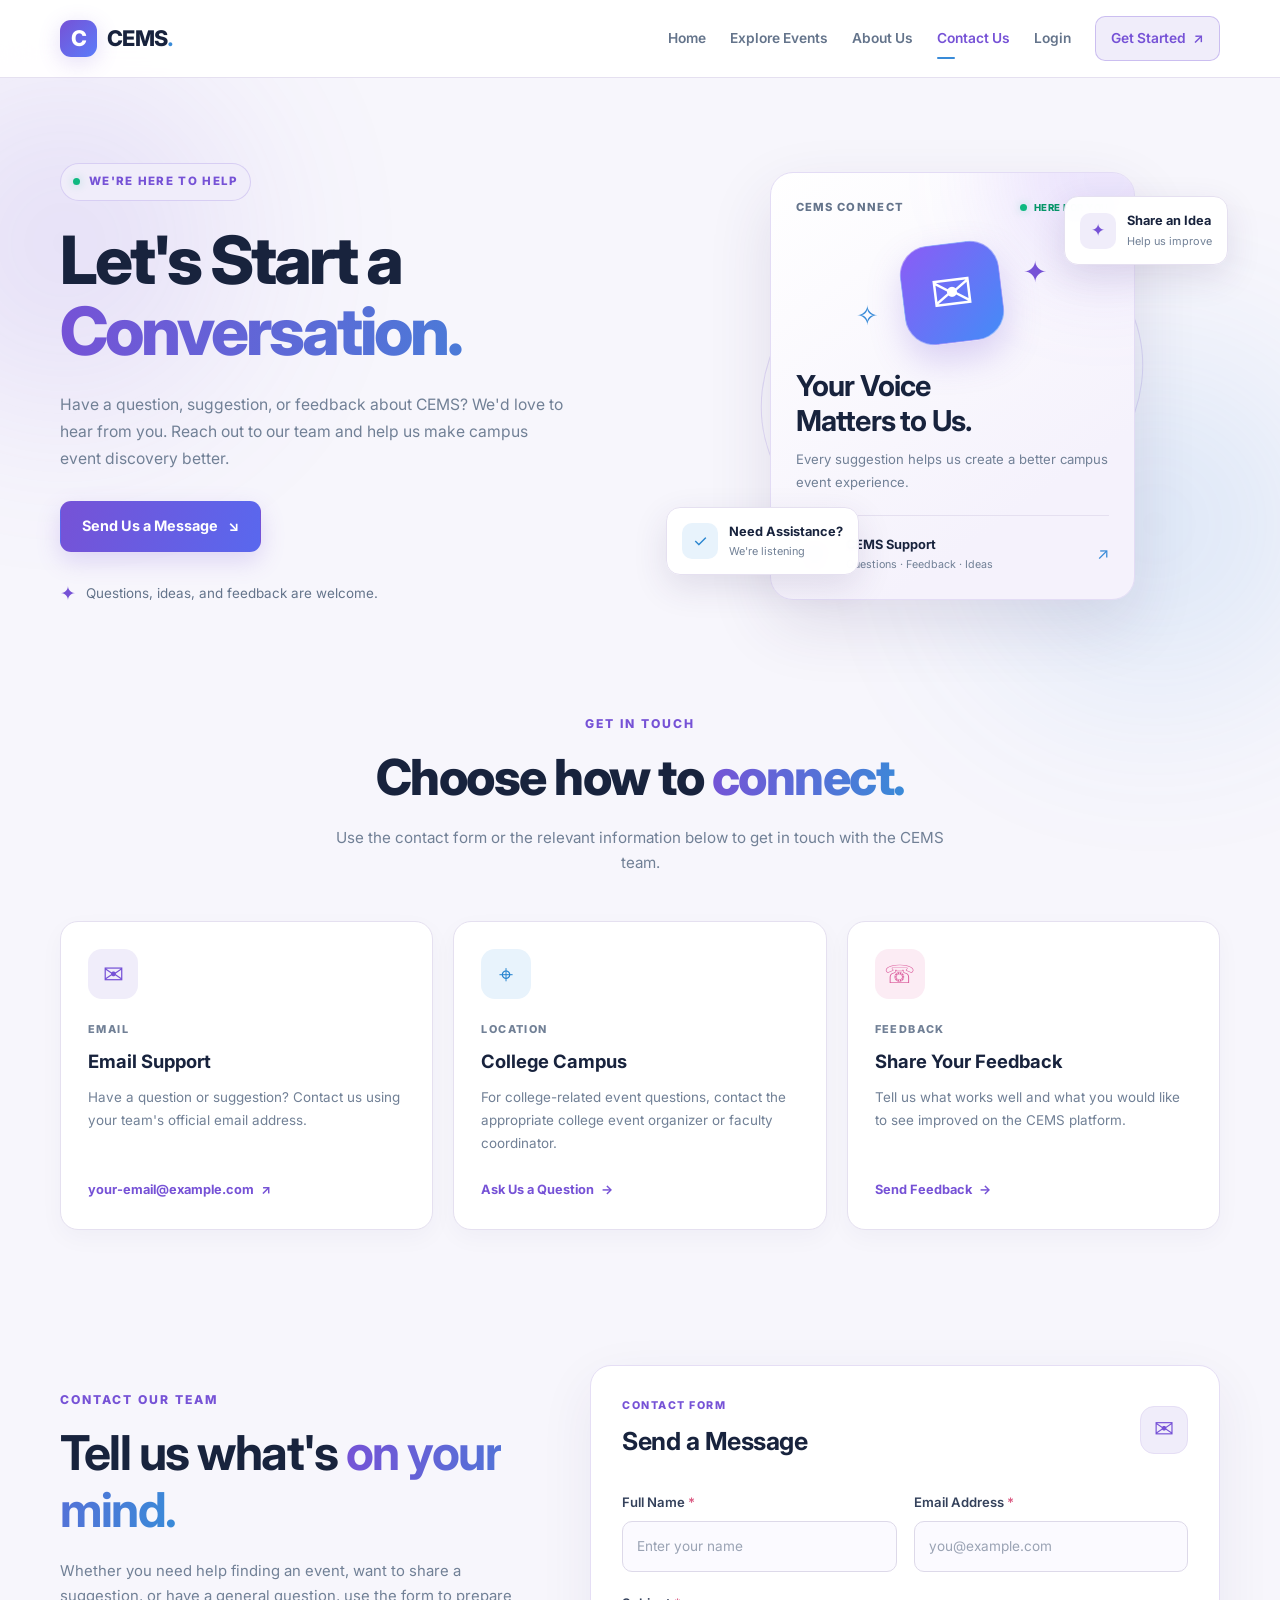
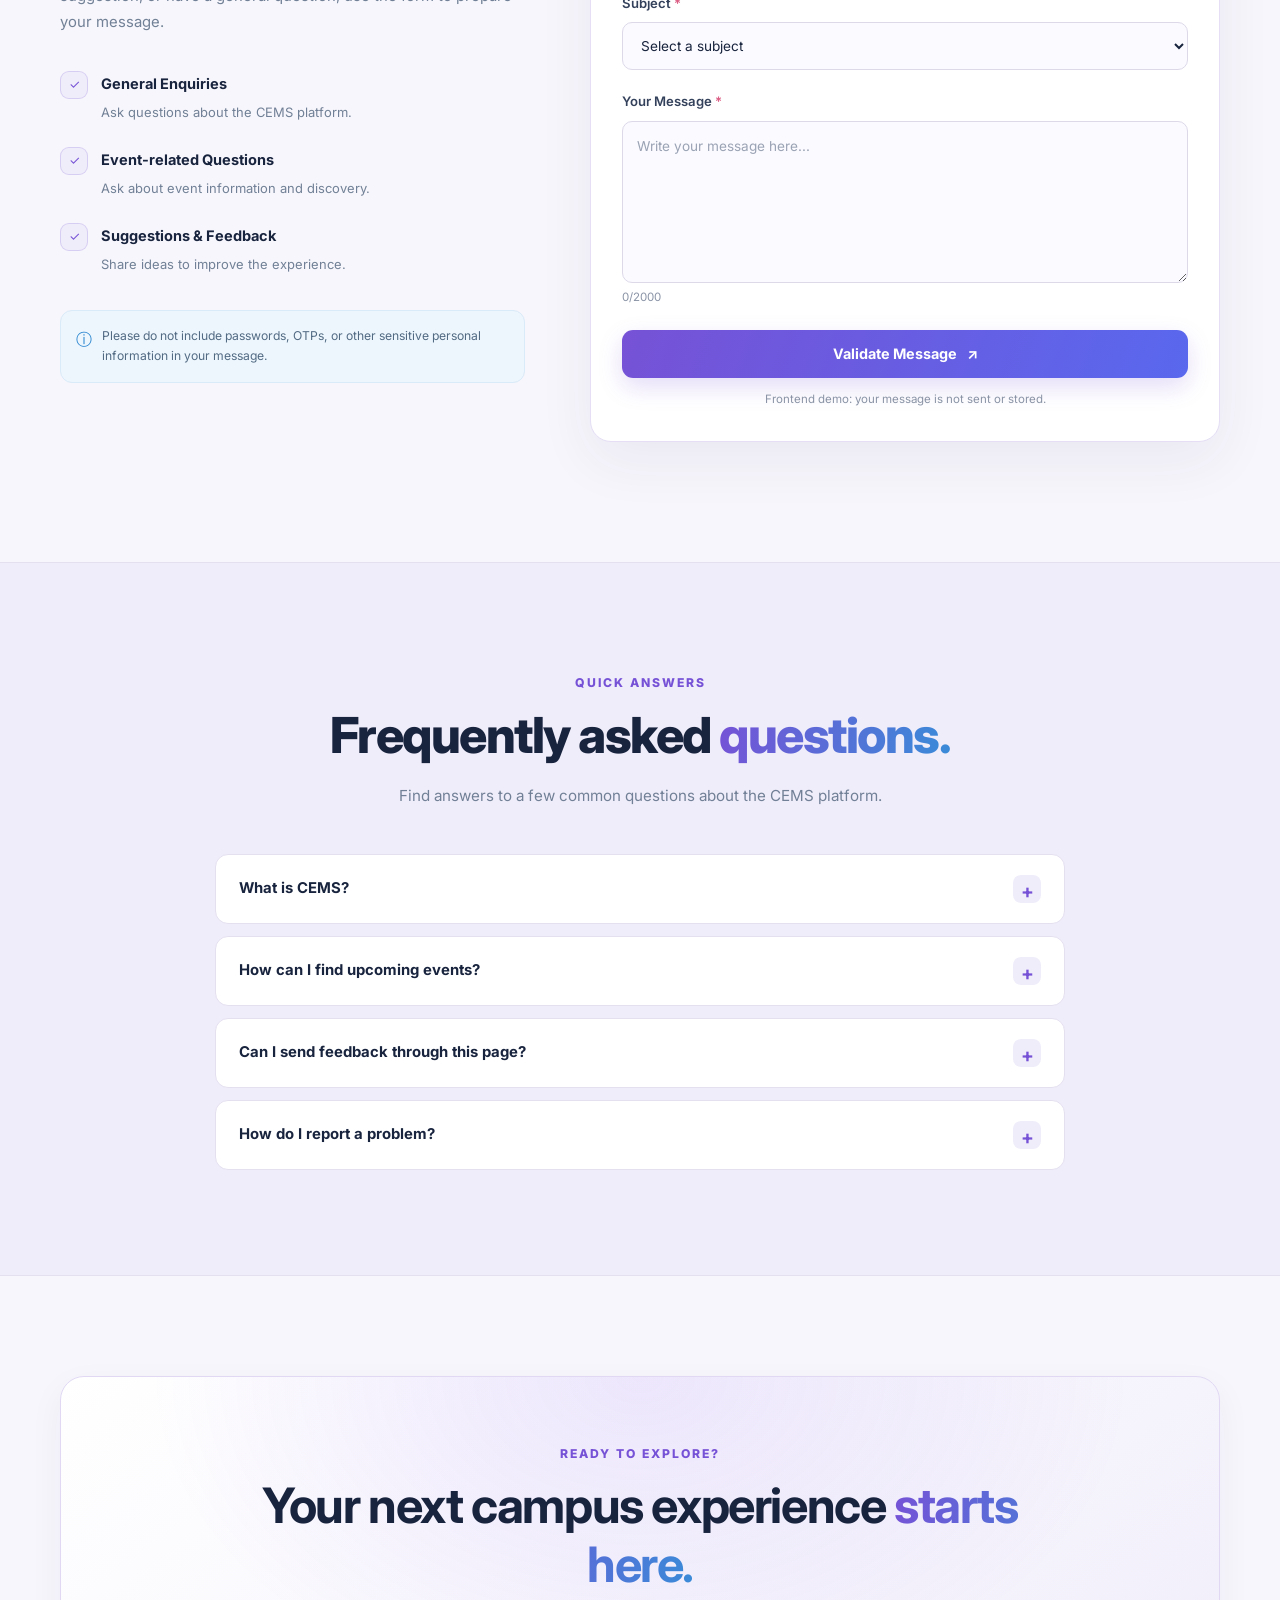
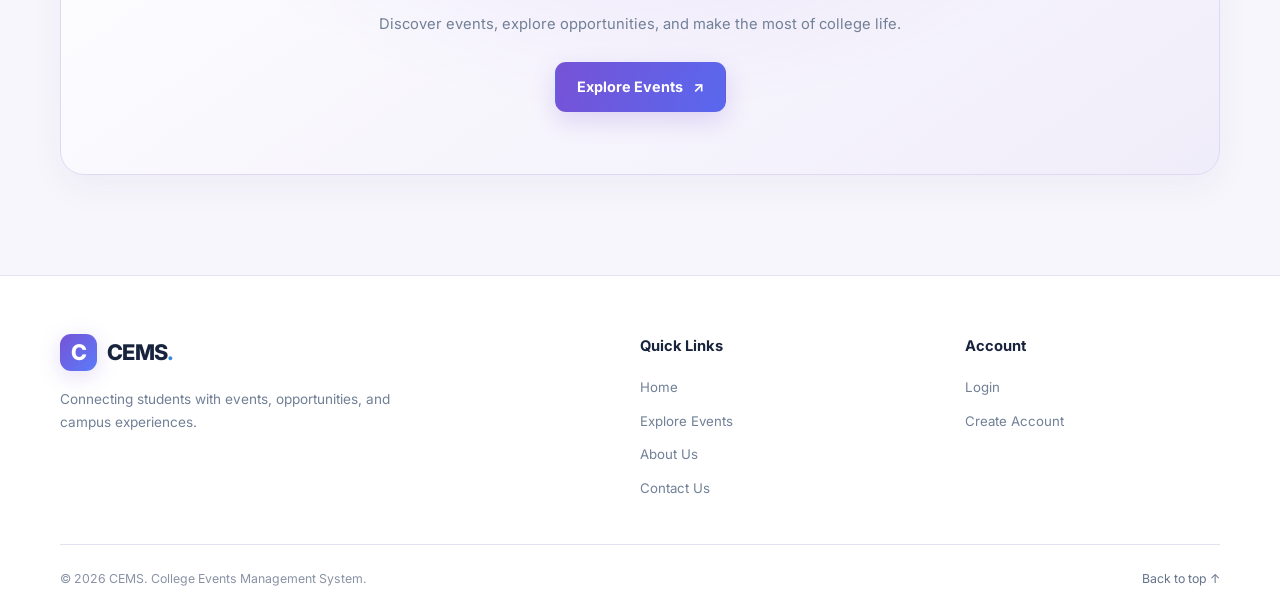
<file: frontend/contact.html>
<!DOCTYPE html>
<html lang="en">
<head>
    <meta charset="UTF-8">
    <meta name="viewport" content="width=device-width, initial-scale=1.0">

    <title>Contact Us | CEMS</title>
    <meta name="description" content="Contact the CEMS team for questions, feedback, and college event platform support.">

    <link rel="preconnect" href="https://fonts.googleapis.com">
    <link rel="preconnect" href="https://fonts.gstatic.com" crossorigin>
    <link href="https://fonts.googleapis.com/css2?family=Inter:wght@400;500;600;700;800&display=swap" rel="stylesheet">

    <link rel="stylesheet" href="assets/css/contact.css">
    <script src="assets/js/contact.js" defer></script>
</head>

<body>

    <!-- NAVBAR -->
    <header class="navbar">
        <a href="index.html" class="brand">
            <span class="brand-icon">C</span>
            <span>CEMS<span class="brand-dot">.</span></span>
        </a>

        <button class="menu-toggle" id="menuToggle"
                aria-label="Open navigation menu"
                aria-expanded="false"
                aria-controls="navLinks">
            <span></span>
            <span></span>
            <span></span>
        </button>

        <nav class="nav-links" id="navLinks">
            <a href="index.html">Home</a>
            <a href="event.html">Explore Events</a>
            <a href="about.html">About Us</a>
            <a href="contact.html" class="active">Contact Us</a>
            <a href="login.html" class="nav-login">Login</a>
            <a href="login.html" class="nav-register">
                Get Started <span>↗</span>
            </a>
        </nav>
    </header>


    <main>

        <!-- HERO SECTION -->
        <section class="contact-hero">
            <div class="hero-glow glow-one"></div>
            <div class="hero-glow glow-two"></div>

            <div class="hero-content reveal">
                <span class="eyebrow">
                    <span class="status-dot"></span>
                    WE'RE HERE TO HELP
                </span>

                <h1>
                    Let's Start a
                    <span class="gradient-text">Conversation.</span>
                </h1>

                <p>
                    Have a question, suggestion, or feedback about CEMS?
                    We'd love to hear from you. Reach out to our team
                    and help us make campus event discovery better.
                </p>

                <a href="#contact-form" class="btn btn-primary">
                    Send Us a Message <span>↘</span>
                </a>

                <div class="hero-note">
                    <span class="note-icon">✦</span>
                    Questions, ideas, and feedback are welcome.
                </div>
            </div>

            <div class="hero-visual reveal">
                <div class="orbit orbit-one"></div>
                <div class="orbit orbit-two"></div>

                <div class="message-card">
                    <div class="message-card-top">
                        <span class="message-label">CEMS CONNECT</span>
                        <span class="message-status">
                            <span></span> HERE FOR YOU
                        </span>
                    </div>

                    <div class="message-illustration">
                        <div class="message-circle">
                            <span>✉</span>
                        </div>
                        <span class="message-spark spark-one">✦</span>
                        <span class="message-spark spark-two">✧</span>
                    </div>

                    <h2>Your Voice<br>Matters to Us.</h2>
                    <p>
                        Every suggestion helps us create a better
                        campus event experience.
                    </p>

                    <div class="message-card-bottom">
                        <span class="bottom-avatar">C</span>
                        <div>
                            <strong>CEMS Support</strong>
                            <small>Questions · Feedback · Ideas</small>
                        </div>
                        <span class="bottom-arrow">↗</span>
                    </div>
                </div>

                <div class="floating-card float-top">
                    <span class="float-icon purple-icon">✦</span>
                    <div>
                        <strong>Share an Idea</strong>
                        <small>Help us improve</small>
                    </div>
                </div>

                <div class="floating-card float-bottom">
                    <span class="float-icon blue-icon">✓</span>
                    <div>
                        <strong>Need Assistance?</strong>
                        <small>We're listening</small>
                    </div>
                </div>
            </div>
        </section>


        <!-- CONTACT INFO -->
        <section class="section-container contact-info-section">
            <div class="section-heading reveal">
                <span class="section-label">GET IN TOUCH</span>
                <h2>Choose how to <span class="gradient-text">connect.</span></h2>
                <p>
                    Use the contact form or the relevant information
                    below to get in touch with the CEMS team.
                </p>
            </div>

            <div class="contact-info-grid">

                <article class="info-card reveal">
                    <div class="info-icon purple-bg">✉</div>
                    <span class="info-label">EMAIL</span>
                    <h3>Email Support</h3>
                    <p>
                        Have a question or suggestion? Contact us
                        using your team's official email address.
                    </p>

                    <!-- Replace this placeholder with your real email -->
                    <a href="mailto:your-email@example.com"
                       class="info-link">
                        your-email@example.com <span>↗</span>
                    </a>
                </article>

                <article class="info-card reveal">
                    <div class="info-icon blue-bg">⌖</div>
                    <span class="info-label">LOCATION</span>
                    <h3>College Campus</h3>
                    <p>
                        For college-related event questions,
                        contact the appropriate college event
                        organizer or faculty coordinator.
                    </p>

                    <a href="#contact-form" class="info-link">
                        Ask Us a Question <span>→</span>
                    </a>
                </article>

                <article class="info-card reveal">
                    <div class="info-icon pink-bg">☏</div>
                    <span class="info-label">FEEDBACK</span>
                    <h3>Share Your Feedback</h3>
                    <p>
                        Tell us what works well and what you would
                        like to see improved on the CEMS platform.
                    </p>

                    <a href="#contact-form" class="info-link">
                        Send Feedback <span>→</span>
                    </a>
                </article>

            </div>
        </section>


        <!-- CONTACT FORM AND SIDE PANEL -->
        <section class="section-container form-section" id="contact-form">

            <div class="form-side reveal">
                <span class="section-label">CONTACT OUR TEAM</span>

                <h2>Tell us what's <span class="gradient-text">on your mind.</span></h2>

                <p class="form-side-description">
                    Whether you need help finding an event, want to
                    share a suggestion, or have a general question,
                    use the form to prepare your message.
                </p>

                <div class="reason-list">
                    <div class="reason-item">
                        <span class="reason-check">✓</span>
                        <div>
                            <strong>General Enquiries</strong>
                            <p>Ask questions about the CEMS platform.</p>
                        </div>
                    </div>

                    <div class="reason-item">
                        <span class="reason-check">✓</span>
                        <div>
                            <strong>Event-related Questions</strong>
                            <p>Ask about event information and discovery.</p>
                        </div>
                    </div>

                    <div class="reason-item">
                        <span class="reason-check">✓</span>
                        <div>
                            <strong>Suggestions & Feedback</strong>
                            <p>Share ideas to improve the experience.</p>
                        </div>
                    </div>
                </div>

                <div class="privacy-note">
                    <span>ⓘ</span>
                    <p>
                        Please do not include passwords, OTPs, or other
                        sensitive personal information in your message.
                    </p>
                </div>
            </div>


            <div class="form-card reveal">
                <div class="form-card-heading">
                    <div>
                        <span class="form-mini-label">CONTACT FORM</span>
                        <h3>Send a Message</h3>
                    </div>
                    <span class="form-heading-icon">✉</span>
                </div>

                <form id="contactForm" novalidate>

                    <div class="form-row">
                        <div class="form-group">
                            <label for="fullName">Full Name <span>*</span></label>
                            <input
                                type="text"
                                id="fullName"
                                name="fullName"
                                placeholder="Enter your name"
                                autocomplete="name"
                                maxlength="80"
                                required
                            >
                            <small class="field-error" id="nameError"></small>
                        </div>

                        <div class="form-group">
                            <label for="email">Email Address <span>*</span></label>
                            <input
                                type="email"
                                id="email"
                                name="email"
                                placeholder="you@example.com"
                                autocomplete="email"
                                maxlength="254"
                                required
                            >
                            <small class="field-error" id="emailError"></small>
                        </div>
                    </div>


                    <div class="form-group">
                        <label for="subject">Subject <span>*</span></label>
                        <select id="subject" name="subject" required>
                            <option value="">Select a subject</option>
                            <option value="General Enquiry">General Enquiry</option>
                            <option value="Event Enquiry">Event Enquiry</option>
                            <option value="Technical Support">Technical Support</option>
                            <option value="Feedback">Feedback</option>
                            <option value="Suggestion">Suggestion</option>
                            <option value="Other">Other</option>
                        </select>
                        <small class="field-error" id="subjectError"></small>
                    </div>


                    <div class="form-group">
                        <label for="message">Your Message <span>*</span></label>
                        <textarea
                            id="message"
                            name="message"
                            rows="6"
                            minlength="10"
                            maxlength="2000"
                            placeholder="Write your message here..."
                            required
                        ></textarea>

                        <div class="textarea-footer">
                            <small class="field-error" id="messageError"></small>
                            <small class="character-count">
                                <span id="charCount">0</span>/2000
                            </small>
                        </div>
                    </div>


                    <button type="submit" class="btn btn-primary submit-btn" id="submitBtn">
                        Validate Message <span>↗</span>
                    </button>

                    <p class="form-disclaimer">
                        Frontend demo: your message is not sent or stored.
                    </p>

                    <div class="form-feedback" id="formFeedback"
                         role="status" aria-live="polite" hidden></div>

                </form>
            </div>
        </section>


        <!-- FAQ -->
        <section class="faq-section">
            <div class="section-container">
                <div class="section-heading reveal">
                    <span class="section-label">QUICK ANSWERS</span>
                    <h2>Frequently asked <span class="gradient-text">questions.</span></h2>
                    <p>
                        Find answers to a few common questions
                        about the CEMS platform.
                    </p>
                </div>

                <div class="faq-list">

                    <article class="faq-item reveal">
                        <button class="faq-question"
                                type="button"
                                aria-expanded="false">
                            <span>What is CEMS?</span>
                            <span class="faq-toggle">+</span>
                        </button>
                        <div class="faq-answer" hidden>
                            <p>
                                CEMS stands for College Events Management
                                System. It is a platform concept intended
                                to help students discover and explore
                                college events in one place.
                            </p>
                        </div>
                    </article>

                    <article class="faq-item reveal">
                        <button class="faq-question"
                                type="button"
                                aria-expanded="false">
                            <span>How can I find upcoming events?</span>
                            <span class="faq-toggle">+</span>
                        </button>
                        <div class="faq-answer" hidden>
                            <p>
                                Open the Explore Events page to browse
                                available event listings and use the
                                filters provided by the frontend.
                            </p>
                        </div>
                    </article>

                    <article class="faq-item reveal">
                        <button class="faq-question"
                                type="button"
                                aria-expanded="false">
                            <span>Can I send feedback through this page?</span>
                            <span class="faq-toggle">+</span>
                        </button>
                        <div class="faq-answer" hidden>
                            <p>
                                You can enter and validate a message in
                                the current frontend demo. Sending or
                                storing it requires a backend or a
                                connected form service.
                            </p>
                        </div>
                    </article>

                    <article class="faq-item reveal">
                        <button class="faq-question"
                                type="button"
                                aria-expanded="false">
                            <span>How do I report a problem?</span>
                            <span class="faq-toggle">+</span>
                        </button>
                        <div class="faq-answer" hidden>
                            <p>
                                Select Technical Support in the contact
                                form and describe the issue. Once a
                                sending service is connected, this
                                form can be used to submit the report.
                            </p>
                        </div>
                    </article>

                </div>
            </div>
        </section>


        <!-- BOTTOM CTA -->
        <section class="section-container bottom-cta reveal">
            <div class="cta-content">
                <span class="section-label">READY TO EXPLORE?</span>
                <h2>Your next campus experience <span class="gradient-text">starts here.</span></h2>
                <p>
                    Discover events, explore opportunities,
                    and make the most of college life.
                </p>

                <a href="event.html" class="btn btn-primary">
                    Explore Events <span>↗</span>
                </a>
            </div>
        </section>

    </main>


    <!-- FOOTER -->
    <footer class="footer">
        <div class="footer-main">
            <div class="footer-brand">
                <a href="index.html" class="brand">
                    <span class="brand-icon">C</span>
                    <span>CEMS<span class="brand-dot">.</span></span>
                </a>

                <p>
                    Connecting students with events,
                    opportunities, and campus experiences.
                </p>
            </div>

            <div class="footer-links">
                <h4>Quick Links</h4>
                <a href="index.html">Home</a>
                <a href="event.html">Explore Events</a>
                <a href="about.html">About Us</a>
                <a href="contact.html">Contact Us</a>
            </div>

            <div class="footer-links">
                <h4>Account</h4>
                <a href="login.html">Login</a>
                <a href="login.html">Create Account</a>
            </div>
        </div>

        <div class="footer-bottom">
            <p>© <span id="currentYear"></span> CEMS. College Events Management System.</p>
            <a href="#top" id="backToTop">Back to top ↑</a>
        </div>
    </footer>

</body>
</html>
</file>
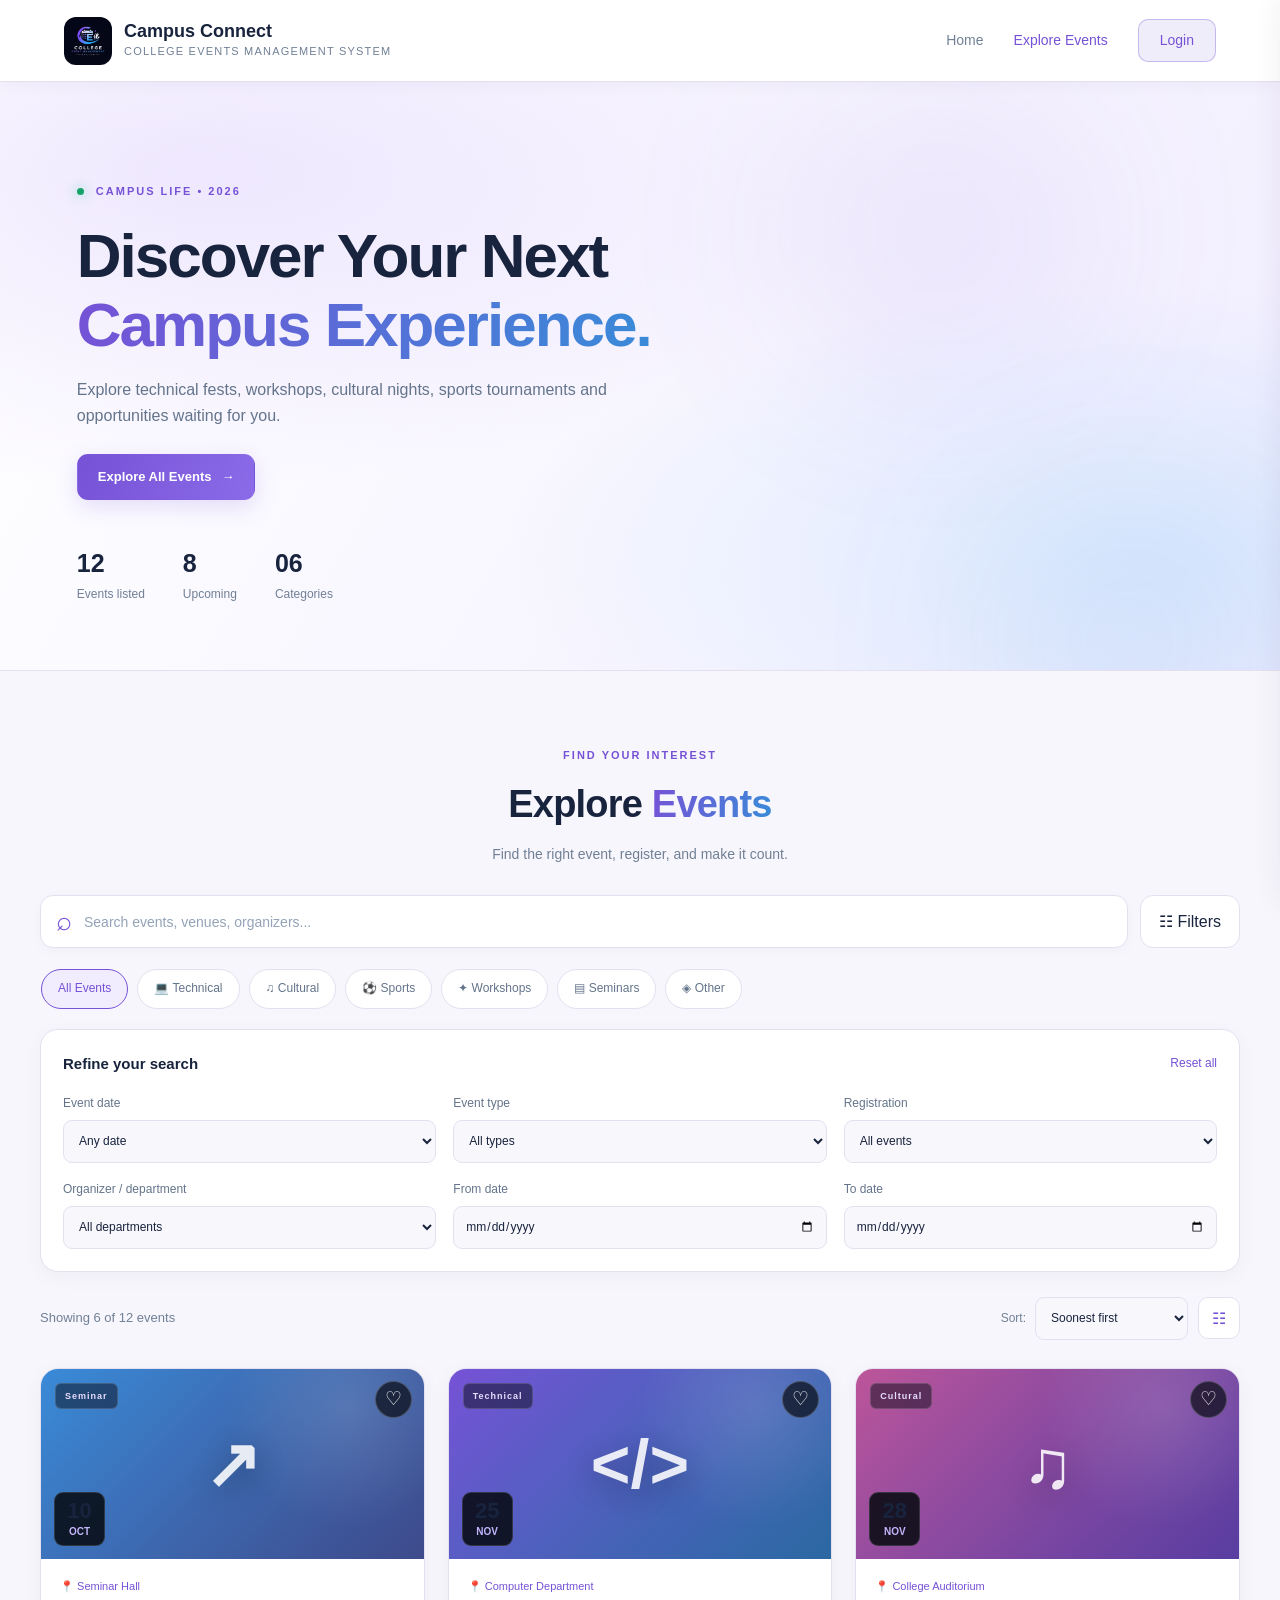
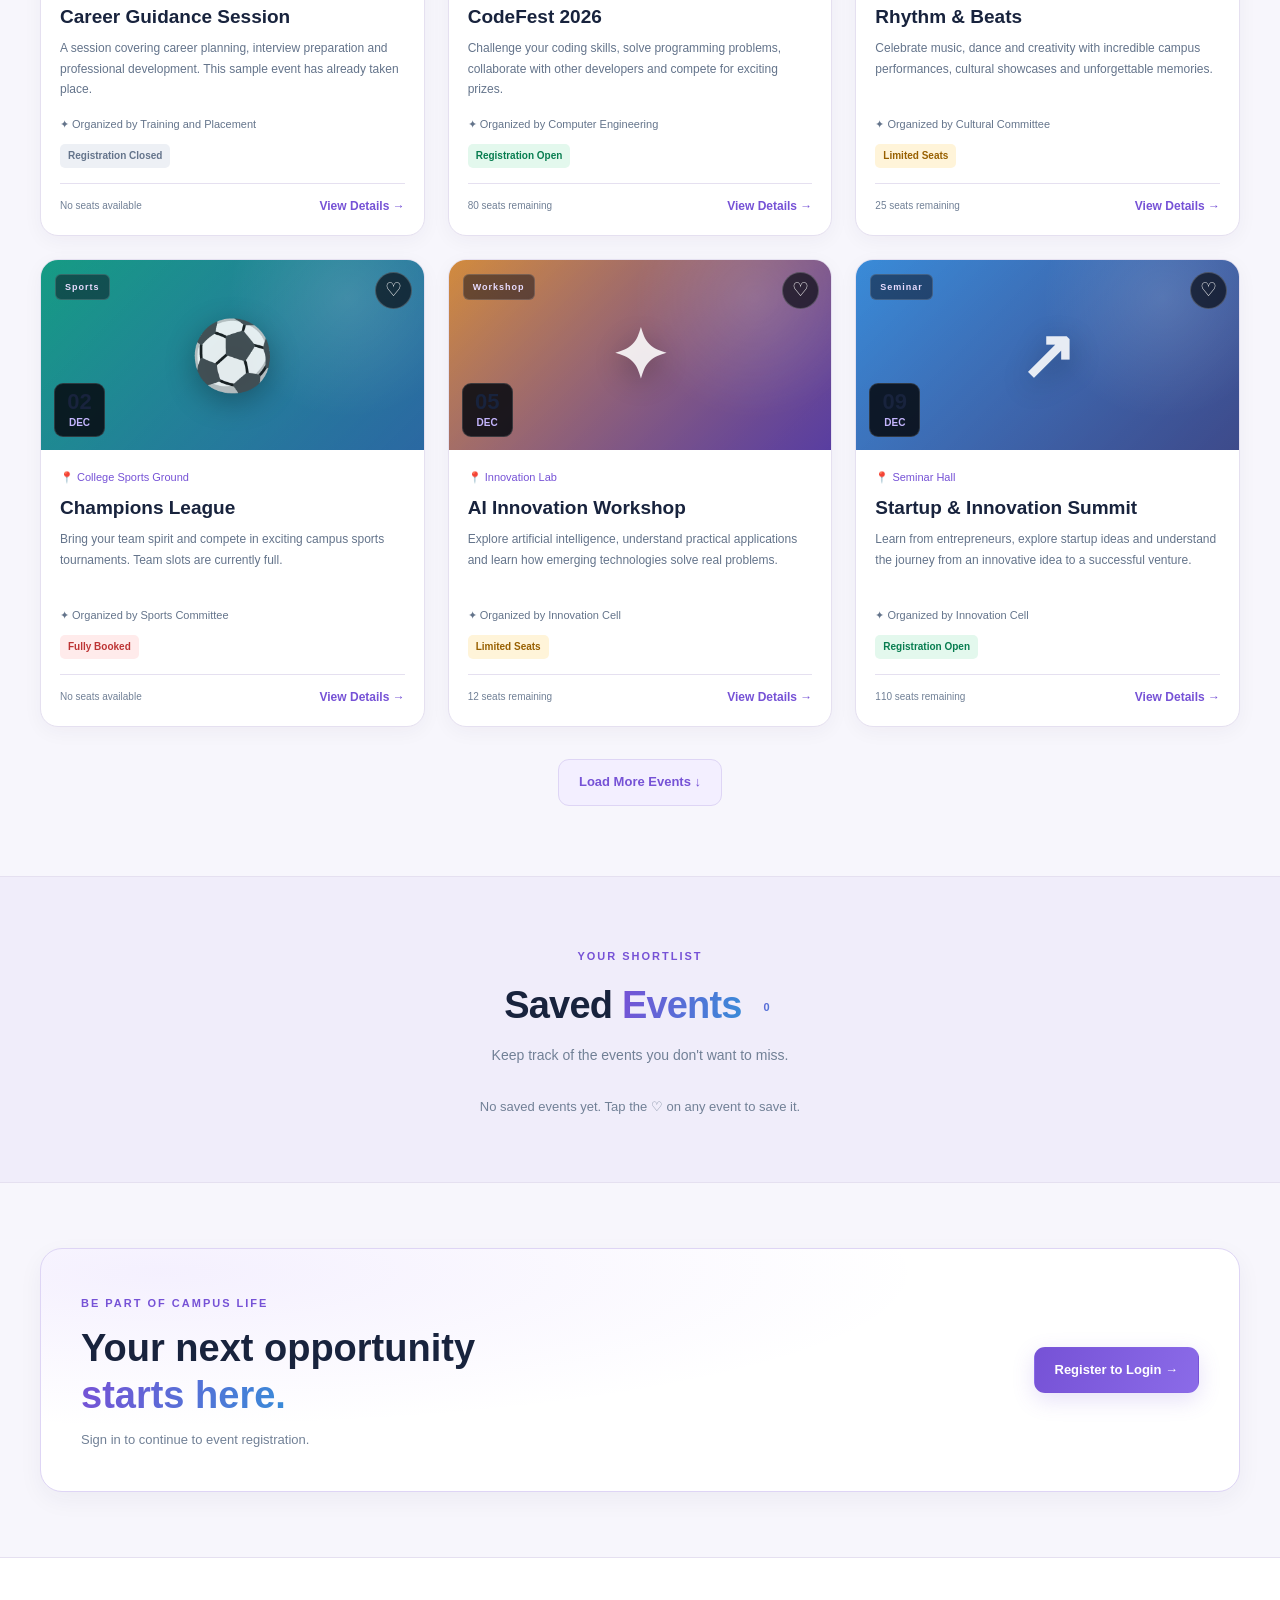
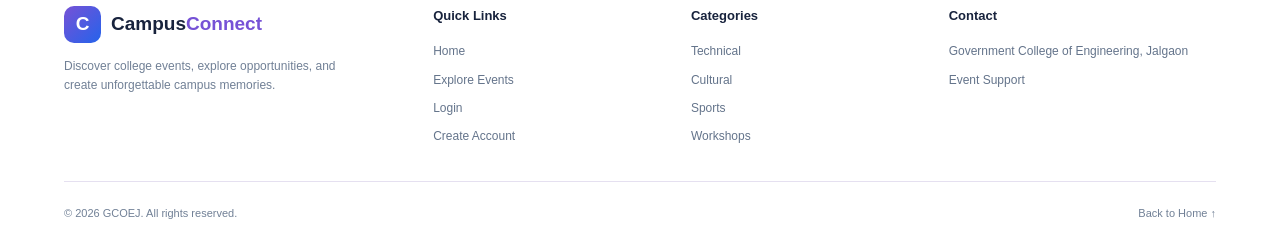
<file: frontend/event.html>
<!DOCTYPE html>
<html lang="en">
<head>
    <meta charset="UTF-8">
    <meta name="viewport" content="width=device-width, initial-scale=1.0">
    <meta name="theme-color" content="#ffffff">
    <title>Explore Events | College Events Management System</title>
    <link rel="stylesheet" href="assets/css/event.css">
    <script src="assets/js/event.js" defer></script>
</head>
<body>

    <!-- HEADER -->
    <header class="site-header">
        <a href="index.html" class="brand">
            <img src="assets/image/logo.png.png" alt="College Events Logo">
            <div class="brand-text">
                <h1>Campus Connect</h1>
                <p>College Events Management System</p>
            </div>
        </a>

        <nav class="desktop-nav" aria-label="Main navigation">
            <a href="index.html">Home</a>
            <a href="event.html" class="nav-active">Explore Events</a>
            <a href="login.html" class="nav-login">Login</a>
        </nav>

        <button class="menu-toggle" id="menuToggle"
                aria-label="Open menu" aria-expanded="false"
                aria-controls="mobileMenu">
            <span></span><span></span><span></span>
        </button>
    </header>

    <!-- MOBILE MENU -->
    <div class="menu-overlay" id="menuOverlay"></div>
    <aside class="mobile-menu" id="mobileMenu" aria-hidden="true">
        <div class="menu-heading">
            <div>
                <h2>College Events</h2>
                <p>Management System</p>
            </div>
            <button id="menuClose" class="menu-close"
                    aria-label="Close menu">&times;</button>
        </div>
        <nav class="menu-links">
            <a href="index.html">⌂ &nbsp; Home</a>
            <a href="event.html">▦ &nbsp; Explore Events</a>
            <a href="login.html">♙ &nbsp; Login</a>
            <a href="login.html">✦ &nbsp; Create Account</a>
        </nav>
        <a href="#eventList" class="menu-cta">Discover Events →</a>
    </aside>

    <main>
        <!-- HERO -->
        <section class="events-hero">
            <div class="hero-glow glow-one"></div>
            <div class="hero-glow glow-two"></div>

            <div class="hero-content">
                <span class="section-label">
                    <span class="live-dot"></span> CAMPUS LIFE • 2026
                </span>
                <h2>Discover Your Next<br>
                    <span>Campus Experience.</span>
                </h2>
                <p>
                    Explore technical fests, workshops, cultural nights,
                    sports tournaments and opportunities waiting for you.
                </p>

                <a href="#eventList" class="btn btn-primary">
                    Explore All Events <span>→</span>
                </a>

                <div class="hero-stats">
                    <div>
                        <strong id="totalEvents">12</strong>
                        <span>Events listed</span>
                    </div>
                    <div>
                        <strong id="upcomingCount">12</strong>
                        <span>Upcoming</span>
                    </div>
                    <div>
                        <strong>06</strong>
                        <span>Categories</span>
                    </div>
                </div>
            </div>
        </section>

        <!-- SEARCH -->
        <section class="events-container" id="eventList">
            <div class="section-heading">
                <span class="section-label">FIND YOUR INTEREST</span>
                <h2>Explore <span>Events</span></h2>
                <p>Find the right event, register, and make it count.</p>
            </div>

            <div class="search-panel">
                <label class="search-box">
                    <span aria-hidden="true">⌕</span>
                    <input type="search" id="searchInput"
                           placeholder="Search events, venues, organizers..."
                           aria-label="Search events">
                    <button type="button" id="clearSearch"
                            class="clear-search" aria-label="Clear search">×</button>
                </label>
                <button type="button" id="filterToggle" class="filter-toggle">
                    ☷ Filters <span id="filterBadge" hidden>0</span>
                </button>
            </div>

            <!-- CATEGORY CHIPS -->
            <div class="category-chips" aria-label="Event categories">
                <button class="category-chip active" data-category="all">All Events</button>
                <button class="category-chip" data-category="technical">💻 Technical</button>
                <button class="category-chip" data-category="cultural">♫ Cultural</button>
                <button class="category-chip" data-category="sports">⚽ Sports</button>
                <button class="category-chip" data-category="workshop">✦ Workshops</button>
                <button class="category-chip" data-category="seminar">▤ Seminars</button>
                <button class="category-chip" data-category="other">◈ Other</button>
            </div>

            <!-- ADVANCED FILTERS -->
            <div class="filters-panel" id="filtersPanel">
                <div class="filter-heading">
                    <h3>Refine your search</h3>
                    <button type="button" id="resetFilters" class="text-btn">
                        Reset all
                    </button>
                </div>

                <div class="filter-grid">
                    <label class="field">
                        <span>Event date</span>
                        <select id="dateFilter">
                            <option value="all">Any date</option>
                            <option value="today">Today</option>
                            <option value="week">Next 7 days</option>
                            <option value="month">Next 30 days</option>
                            <option value="future">All upcoming</option>
                            <option value="past">Past events</option>
                        </select>
                    </label>

                    <label class="field">
                        <span>Event type</span>
                        <select id="typeFilter">
                            <option value="all">All types</option>
                            <option value="offline">Offline</option>
                            <option value="online">Online</option>
                            <option value="hybrid">Hybrid</option>
                        </select>
                    </label>

                    <label class="field">
                        <span>Registration</span>
                        <select id="availabilityFilter">
                            <option value="all">All events</option>
                            <option value="open">Registration open</option>
                            <option value="limited">Limited seats</option>
                            <option value="full">Fully booked</option>
                            <option value="closed">Registration closed</option>
                        </select>
                    </label>

                    <label class="field">
                        <span>Organizer / department</span>
                        <select id="organizerFilter">
                            <option value="all">All departments</option>
                            <option value="Computer Engineering">Computer Engineering</option>
                            <option value="Cultural Committee">Cultural Committee</option>
                            <option value="Sports Committee">Sports Committee</option>
                            <option value="Innovation Cell">Innovation Cell</option>
                            <option value="Training and Placement">Training &amp; Placement</option>
                            <option value="Student Council">Student Council</option>
                        </select>
                    </label>

                    <label class="field">
                        <span>From date</span>
                        <input type="date" id="fromDate">
                    </label>

                    <label class="field">
                        <span>To date</span>
                        <input type="date" id="toDate">
                    </label>
                </div>
            </div>

            <!-- SORT / VIEW -->
            <div class="results-toolbar">
                <p id="resultsCount" aria-live="polite">Showing events</p>
                <div class="toolbar-actions">
                    <label class="sort-control">
                        <span>Sort:</span>
                        <select id="sortFilter" aria-label="Sort events">
                            <option value="dateAsc">Soonest first</option>
                            <option value="dateDesc">Latest first</option>
                            <option value="nameAsc">Name A–Z</option>
                            <option value="seats">Most seats available</option>
                        </select>
                    </label>
                    <button type="button" id="viewToggle"
                            class="view-toggle" aria-label="Switch to list view"
                            title="Switch view">☷</button>
                </div>
            </div>

            <!-- ACTIVE FILTERS -->
            <div class="active-filters" id="activeFilters"></div>

            <!-- EVENT CARDS ARE CREATED BY JAVASCRIPT -->
            <div class="events-grid" id="eventsGrid"></div>

            <div class="empty-state" id="emptyState" hidden>
                <div class="empty-icon">⌕</div>
                <h3>No events found</h3>
                <p>Try changing your search or removing some filters.</p>
                <button type="button" class="btn btn-primary" id="emptyReset">
                    Clear Filters
                </button>
            </div>

            <div class="load-more-wrap">
                <button type="button" id="loadMore" class="btn btn-secondary">
                    Load More Events ↓
                </button>
            </div>
        </section>

        <!-- SAVED EVENTS -->
        <section class="saved-section" id="savedSection">
            <div class="events-container">
                <div class="section-heading saved-heading">
                    <span class="section-label">YOUR SHORTLIST</span>
                    <h2>Saved <span>Events</span> <span id="savedCount" class="count-pill">0</span></h2>
                    <p>Keep track of the events you don't want to miss.</p>
                </div>
                <div id="savedGrid" class="events-grid saved-grid"></div>
                <p id="savedEmpty" class="saved-empty">
                    No saved events yet. Tap the ♡ on any event to save it.
                </p>
            </div>
        </section>

        <!-- CTA -->
        <section class="events-cta">
            <div>
                <span class="section-label">BE PART OF CAMPUS LIFE</span>
                <h2>Your next opportunity<br><span>starts here.</span></h2>
                <p>Sign in to continue to event registration.</p>
            </div>
            <a href="login.html" class="btn btn-primary">Register to Login →</a>
        </section>
    </main>

    <!-- EVENT DETAILS MODAL -->
    <div class="modal-overlay" id="eventModal" hidden>
        <section class="event-modal" role="dialog"
                 aria-modal="true" aria-labelledby="modalTitle">
            <button type="button" id="modalClose" class="modal-close"
                    aria-label="Close event details">&times;</button>
            <div id="modalVisual" class="modal-visual"></div>
            <div class="modal-content">
                <span id="modalCategory" class="event-category"></span>
                <h2 id="modalTitle"></h2>
                <p id="modalDescription"></p>
                <div class="modal-details" id="modalDetails"></div>
                <div id="modalNotice" class="modal-notice"></div>
                <div class="modal-actions">
                    <button type="button" id="modalSave" class="btn btn-secondary">
                        ♡ Save Event
                    </button>
                    <a href="login.html" id="modalRegister" class="btn btn-primary">
                        Login to Register →
                    </a>
                </div>
            </div>
        </section>
    </div>

    <!-- FOOTER -->
    <footer class="site-footer">
        <div class="footer-container">
            <div class="footer-brand">
                <a href="index.html" class="footer-logo">
                    <span class="footer-logo-icon">C</span>
                    <span>Campus<span class="footer-logo-highlight">Connect</span></span>
                </a>
                <p class="footer-description">
                    Discover college events, explore opportunities,
                    and create unforgettable campus memories.
                </p>
            </div>
            <div class="footer-column">
                <h3>Quick Links</h3>
                <a href="index.html">Home</a>
                <a href="event.html">Explore Events</a>
                <a href="login.html">Login</a>
                <a href="login.html">Create Account</a>
            </div>
            <div class="footer-column">
                <h3>Categories</h3>
                <a href="#eventList" data-footer-category="technical">Technical</a>
                <a href="#eventList" data-footer-category="cultural">Cultural</a>
                <a href="#eventList" data-footer-category="sports">Sports</a>
                <a href="#eventList" data-footer-category="workshop">Workshops</a>
            </div>
            <div class="footer-column">
                <h3>Contact</h3>
                <p>Government College of Engineering, Jalgaon</p>
                <a href="mailto:events@example.com">Event Support</a>
            </div>
        </div>
        <div class="footer-bottom">
            <p>© <span id="footerYear"></span> GCOEJ. All rights reserved.</p>
            <a href="index.html">Back to Home ↑</a>
        </div>
    </footer>

    <div id="toast" class="toast" role="status" aria-live="polite"></div>
</body>
</html>
</file>
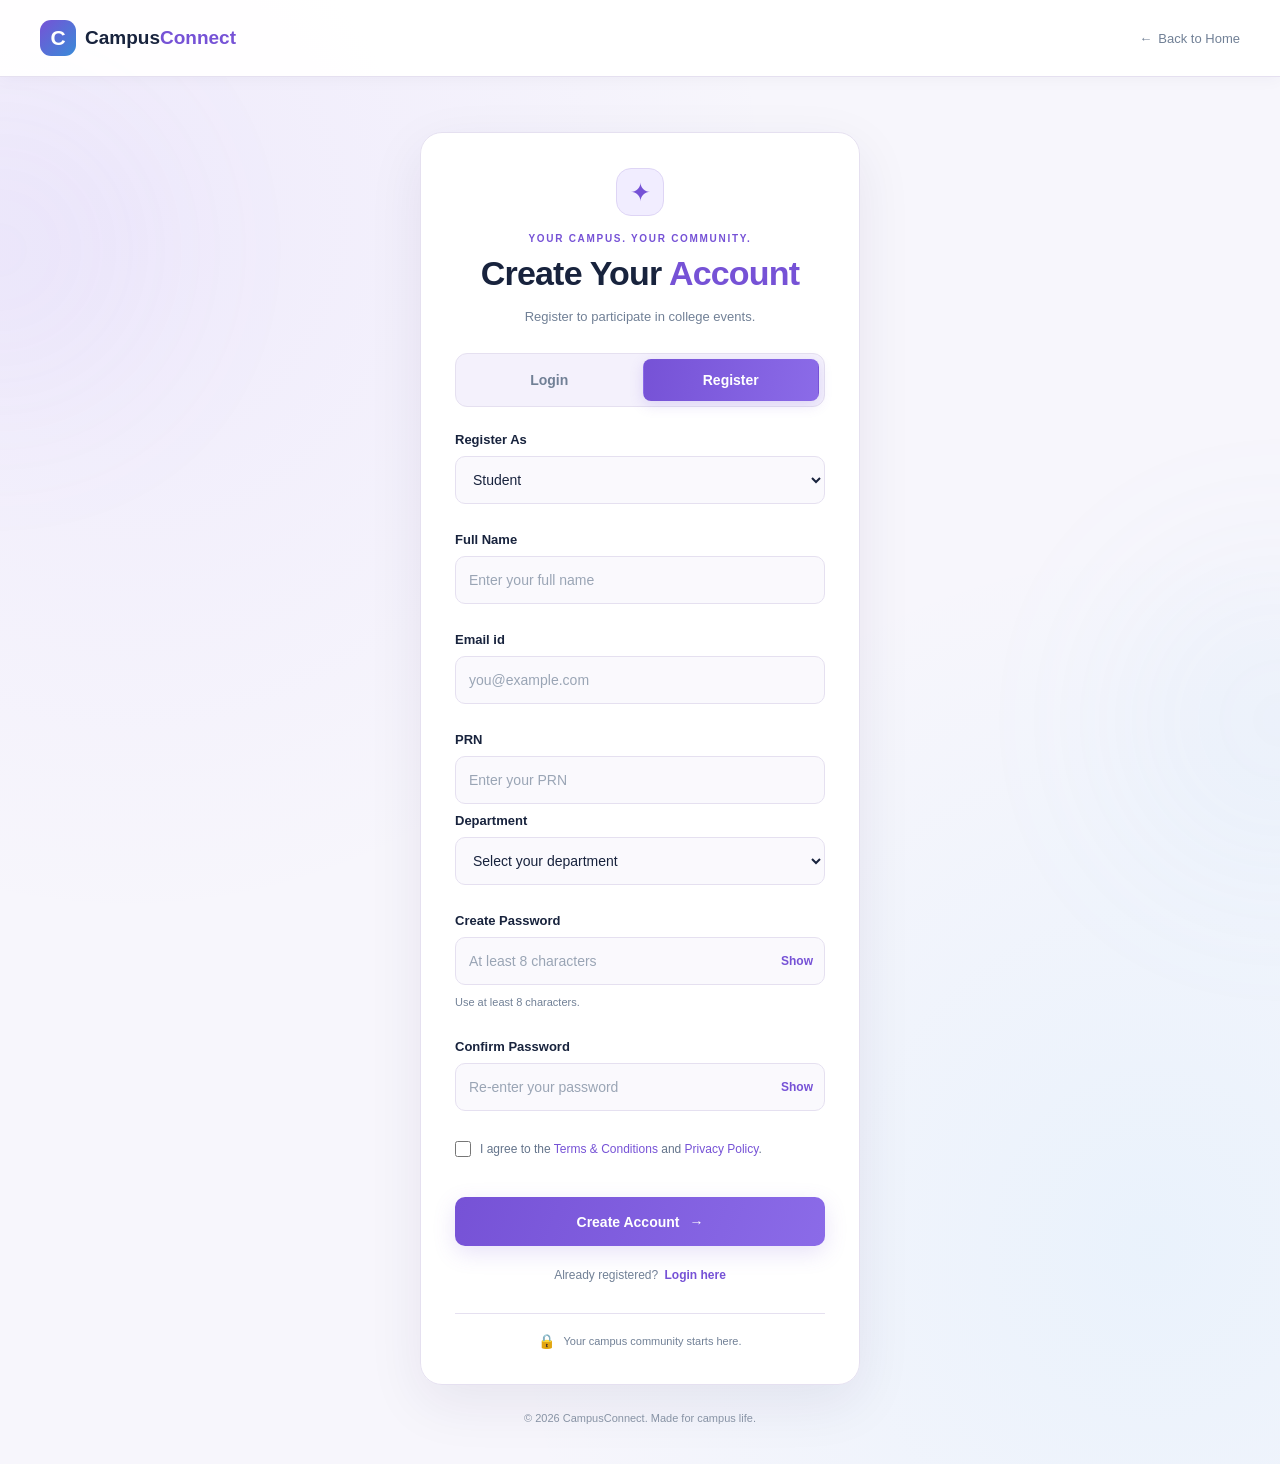
<file: frontend/feedback.html>
<!DOCTYPE html>
<html lang="en">

<head>
    <meta charset="UTF-8">
    <meta name="viewport" content="width=device-width, initial-scale=1.0">

    <title>Share Your Experience | CampusConnect</title>

    <link rel="stylesheet" href="assets/css/style.css">
    <link rel="stylesheet" href="assets/css/feedback.css">
</head>

<body>

    <header class="site-header">
        <a href="index.html" class="brand">
            <img src="assets/image/logo.png.png" alt="College Events Logo">

            <div class="brand-text">
                <h1>College Events</h1>
                <p>Management System</p>
            </div>
        </a>
    </header>

    <main class="feedback-page">

        <section class="feedback-container">

            <a href="index.html" class="feedback-back">
                ← Back to Home
            </a>

            <div class="feedback-heading">
                <span class="section-label">STUDENT EXPERIENCES</span>

                <h2>Share Your <span>Experience</span></h2>

                <p>
                    Your feedback matters! Share your experience
                    and inspire other students to participate.
                </p>
            </div>

            <form id="feedback-form" class="feedback-form">

                <div class="feedback-field">
                    <label for="feedback-rating">
                        How would you rate your experience?
                    </label>

                    <select id="feedback-rating" name="rating" required>
                        <option value="">Select your rating</option>
                        <option value="5">★★★★★ - Excellent</option>
                        <option value="4">★★★★ - Very Good</option>
                        <option value="3">★★★ - Good</option>
                        <option value="2">★★ - Fair</option>
                        <option value="1">★ - Poor</option>
                    </select>
                </div>

                <div class="feedback-field">
                    <label for="feedback-experience">
                        Tell us about your experience
                    </label>

                    <textarea
                        id="feedback-experience"
                        name="experience"
                        rows="6"
                        minlength="10"
                        maxlength="2000"
                        placeholder="Share your experience with college events..."
                        required
                    ></textarea>

                    <small>Minimum 10 characters · Maximum 2000 characters</small>
                </div>

                <p id="feedback-message" class="feedback-message" role="status" aria-live="polite"></p>

                <button type="submit" id="feedback-submit-btn" class="feedback-submit-btn">
                    Submit Feedback →
                </button>

            </form>

            <p class="feedback-note">
                Your feedback will be reviewed by the administration
                before appearing on the homepage.
            </p>

        </section>

    </main>
    <script src="assets/js/config.js" defer></script>
    <script src="assets/js/feedback.js" defer></script>

</body>

</html>
</file>
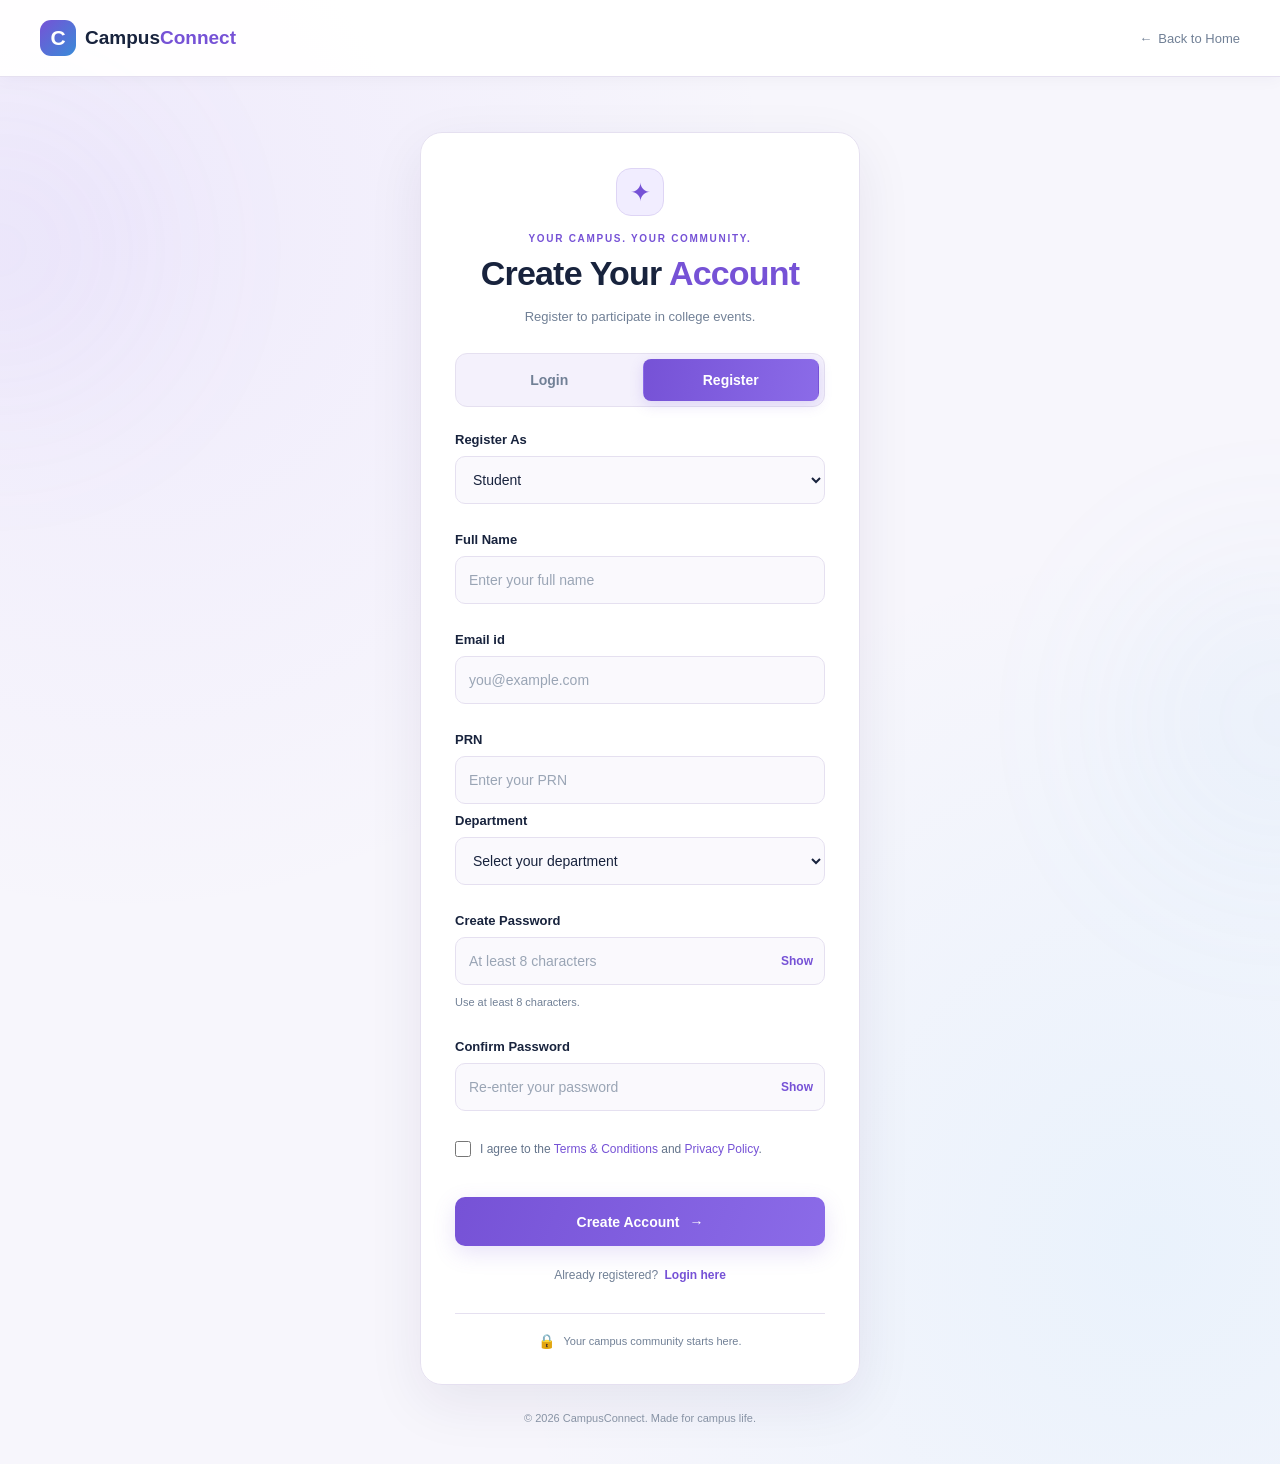
<file: frontend/login.html>
<!DOCTYPE html>
<html lang="en">
<head>
    <meta charset="UTF-8">
    <meta name="viewport" content="width=device-width, initial-scale=1.0">

    <title>Login | CampusConnect</title>
    <meta name="description" content="Login or register to explore college events and campus activities.">

    <link rel="stylesheet" href="assets/css/login.css">
    <script src="assets/js/config.js" defer></script>
    <script src="assets/js/login.js" defer></script>
</head>
<body>

    <div class="background-glow glow-one"></div>
    <div class="background-glow glow-two"></div>

    <header class="login-header">
        <a href="index.html" class="brand-logo">
            <span class="brand-icon">C</span>
            <span>Campus<span class="brand-highlight">Connect</span></span>
        </a>

        <a href="index.html" class="back-home">
            <span aria-hidden="true">&larr;</span> Back to Home
        </a>
    </header>

    <main class="auth-main">

        <section class="auth-card" aria-labelledby="auth-title">

            <div class="auth-heading">
                <div class="welcome-icon" aria-hidden="true">&#10022;</div>

                <p class="eyebrow">YOUR CAMPUS. YOUR COMMUNITY.</p>

                <h1 id="auth-title">Welcome <span>Back!</span></h1>

                <p class="auth-subtitle" id="auth-subtitle">
                    Login to discover events and campus opportunities.
                </p>
            </div>

            <div class="auth-tabs" role="tablist" aria-label="Account options">

                <button
                    type="button"
                    class="auth-tab active"
                    id="login-tab"
                    role="tab"
                    aria-selected="true"
                    aria-controls="login-panel">
                    Login
                </button>

                <button
                    type="button"
                    class="auth-tab"
                    id="register-tab"
                    role="tab"
                    aria-selected="false"
                    aria-controls="register-panel">
                    Register
                </button>

            </div>

            <div
                class="form-message"
                id="form-message"
                role="status"
                aria-live="polite"
                hidden>
            </div>

            <!-- LOGIN FORM -->
            <form id="login-form" class="auth-form" novalidate>

                <div class="form-group">
                    <label for="login-email">Email id</label>

                    <input
                        type="email"
                        id="login-email"
                        name="email"
                        placeholder="you@example.com"
                        autocomplete="email"
                        required>

                    <small class="field-error" id="login-email-error"></small>
                </div>

                <div class="form-group">
                    <div class="label-row">
                        <label for="login-password">Password</label>

                        <button
                            type="button"
                            class="text-button"
                            id="forgot-password">
                            Forgot password?
                        </button>
                    </div>

                    <div class="password-wrapper">
                        <input
                            type="password"
                            id="login-password"
                            name="password"
                            placeholder="Enter your password"
                            autocomplete="current-password"
                            required>

                        <button
                            type="button"
                            class="password-toggle"
                            data-target="login-password"
                            aria-label="Show password"
                            aria-pressed="false">
                            Show
                        </button>
                    </div>

                    <small class="field-error" id="login-password-error"></small>
                </div>

                <label class="remember-option">
                    <input type="checkbox" id="remember-me" name="remember">
                    <span>Remember me</span>
                </label>

                <button type="submit" class="primary-button">
                    Login to Your Account <span aria-hidden="true">&rarr;</span>
                </button>

                <p class="switch-prompt">
                    New to CampusConnect?
                    <button type="button" class="inline-switch" data-switch="register">
                        Create an account
                    </button>
                </p>

            </form>


            <!-- REGISTER FORM -->
            <form id="register-form" class="auth-form" hidden novalidate>

                <!-- ACCOUNT TYPE -->
                <div class="form-group">
                    <label for="register-account-type">Register As</label>

                    <select
                        id="register-account-type"
                        name="accountType"
                        required>

                        <option value="Student" selected>Student</option>
                        <option value="Organizer">Event Organizer</option>

                    </select>

                    <small class="field-error" id="register-account-type-error"></small>
                </div>


                <!-- COMMON FIELDS -->

                <div class="form-group">
                    <label for="register-name">Full Name</label>

                    <input
                        type="text"
                        id="register-name"
                        name="name"
                        placeholder="Enter your full name"
                        autocomplete="name"
                        minlength="2"
                        required>

                    <small class="field-error" id="register-name-error"></small>
                </div>


                <div class="form-group">
                    <label for="register-email">Email id</label>

                    <input
                        type="email"
                        id="register-email"
                        name="email"
                        placeholder="you@example.com"
                        autocomplete="email"
                        required>

                    <small class="field-error" id="register-email-error"></small>
                </div>


                <!-- STUDENT-ONLY FIELDS -->

                <div id="student-fields">

                    <div class="form-group">
                        <label for="register-student-id">PRN</label>

                        <input
                            type="text"
                            id="register-student-id"
                            name="studentId"
                            placeholder="Enter your PRN"
                            autocomplete="off"
                            maxlength="30"
                            required>

                        <small class="field-error" id="register-student-id-error"></small>
                    </div>


                    <div class="form-group">
                        <label for="register-department">Department</label>

                        <select
                            id="register-department"
                            name="department"
                            required>

                            <option value="">Select your department</option>
                            <option value="Computer Engineering">Computer Engineering</option>
                            <option value="Information Technology">Information Technology</option>
                            <option value="Electrical Engineering">Electrical Engineering</option>
                            <option value="Mechanical Engineering">Mechanical Engineering</option>
                            <option value="Civil Engineering">Civil Engineering</option>
                            <option value="Electronics and Telecommunication Engineering">Electronics and Telecommunication Engineering</option>
                            <option value="Other">Other</option>

                        </select>

                        <small class="field-error" id="register-department-error"></small>
                    </div>

                </div>


                <!-- ORGANIZER-ONLY FIELDS -->

                <div id="organizer-fields" hidden>

                    <div class="form-group">
                        <label for="register-organization-name">Organization Name</label>

                        <input
                            type="text"
                            id="register-organization-name"
                            name="organizationName"
                            placeholder="Enter club or organization name"
                            maxlength="150">

                        <small class="field-error" id="register-organization-name-error"></small>
                    </div>


                    <div class="form-group">
                        <label for="register-designation">Designation</label>

                        <input
                            type="text"
                            id="register-designation"
                            name="designation"
                            placeholder="e.g. Club President, Event Coordinator"
                            maxlength="100">

                        <small class="field-error" id="register-designation-error"></small>
                    </div>

                </div>


                <!-- PASSWORD -->

                <div class="form-group">
                    <label for="register-password">Create Password</label>

                    <div class="password-wrapper">
                        <input
                            type="password"
                            id="register-password"
                            name="password"
                            placeholder="At least 8 characters"
                            autocomplete="new-password"
                            minlength="8"
                            required>

                        <button
                            type="button"
                            class="password-toggle"
                            data-target="register-password"
                            aria-label="Show password"
                            aria-pressed="false">
                            Show
                        </button>
                    </div>

                    <small class="field-hint">
                        Use at least 8 characters.
                    </small>

                    <small class="field-error" id="register-password-error"></small>
                </div>


                <div class="form-group">
                    <label for="register-confirm-password">Confirm Password</label>

                    <div class="password-wrapper">
                        <input
                            type="password"
                            id="register-confirm-password"
                            name="confirmPassword"
                            placeholder="Re-enter your password"
                            autocomplete="new-password"
                            required>

                        <button
                            type="button"
                            class="password-toggle"
                            data-target="register-confirm-password"
                            aria-label="Show password"
                            aria-pressed="false">
                            Show
                        </button>
                    </div>

                    <small class="field-error" id="register-confirm-password-error"></small>
                </div>


                <!-- TERMS -->

                <label class="remember-option terms-option">
                    <input type="checkbox" id="accept-terms" required>

                    <span>
                        I agree to the
                        <a href="terms.html">Terms &amp; Conditions</a>
                        and
                        <a href="privacy.html">Privacy Policy</a>.
                    </span>
                </label>

                <small class="field-error" id="terms-error"></small>


                <button type="submit" class="primary-button" id="register-submit-button">
                    Create Account <span aria-hidden="true">&rarr;</span>
                </button>


                <p class="switch-prompt">
                    Already registered?
                    <button type="button" class="inline-switch" data-switch="login">
                        Login here
                    </button>
                </p>

            </form>


            <div class="auth-bottom">
                <span class="security-icon" aria-hidden="true">&#128274;</span>
                <span>Your campus community starts here.</span>
            </div>

        </section>

        <p class="page-footer">
            &copy; <span id="current-year"></span> CampusConnect.
            Made for campus life.
        </p>

    </main>

</body>
</html>
</file>
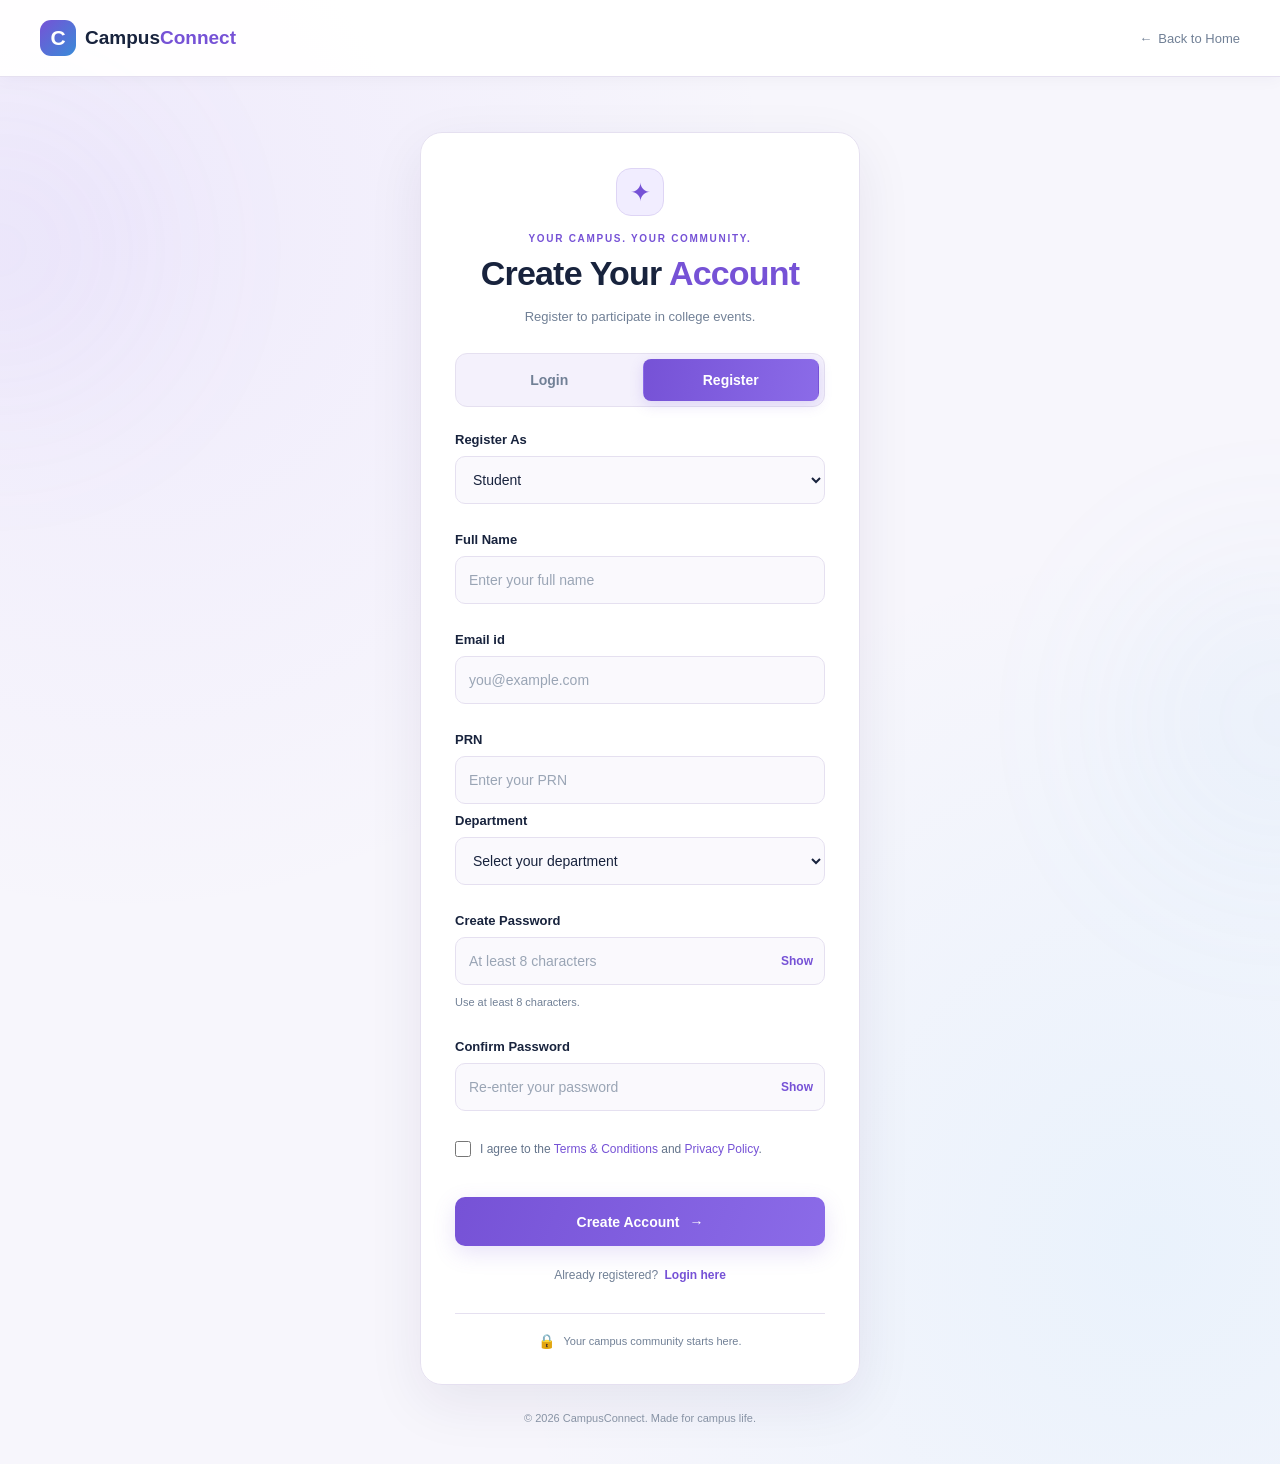
<file: frontend/my-certificates.html>
<!DOCTYPE html>
<html lang="en">
<head>
    <meta charset="UTF-8">
    <meta name="viewport" content="width=device-width, initial-scale=1.0">
    <title>My Certificates | CampusConnect</title>

    <link rel="stylesheet" href="assets/css/certificates.css">
    <script src="assets/js/config.js" defer></script>
    <script src="assets/js/certificates.js" defer></script>
</head>
<body>

    <header class="cert-header">
        <a href="index.html" class="brand">Campus<span>Connect</span></a>

        <nav>
            <a href="index.html">Home</a>
            <a href="my-certificates.html" class="active">My Certificates</a>
            <button id="logout-btn" class="logout-btn" type="button">Logout</button>
        </nav>
    </header>

    <main class="cert-main">
        <section class="page-intro">
            <p class="eyebrow">STUDENT PORTAL</p>
            <h1>My <span>Certificates</span></h1>
            <p>View and download certificates earned by participating in campus events.</p>
        </section>

        <section class="cert-summary">
            <div>
                <p class="summary-label">Certificates Earned</p>
                <h2 id="certificate-count">0</h2>
            </div>
            <div class="summary-icon" aria-hidden="true">🏆</div>
        </section>

        <div id="page-message" class="page-message" role="status" hidden></div>

        <section class="certificates-section">
            <div class="section-heading">
                <h2>Your Certificates</h2>
                <button id="refresh-btn" class="refresh-btn" type="button">
                    ↻ Refresh
                </button>
            </div>

            <div id="loading-state" class="state-card">
                Loading your certificates...
            </div>

            <div id="empty-state" class="state-card" hidden>
                <div class="empty-icon">📜</div>
                <h3>No certificates yet</h3>
                <p>
                    Certificates will appear here when an organizer issues
                    them for events you have attended.
                </p>
                
                <a href="index.html#upcoming-events" class="browse-btn">
                    Explore Events
                </a>
            </div>

            <div id="certificate-list" class="certificate-list"></div>
        </section>
    </main>

    <footer class="cert-footer">
        <p>© <span id="current-year"></span> CampusConnect. All rights reserved.</p>
    </footer>

</body>
</html>
</file>
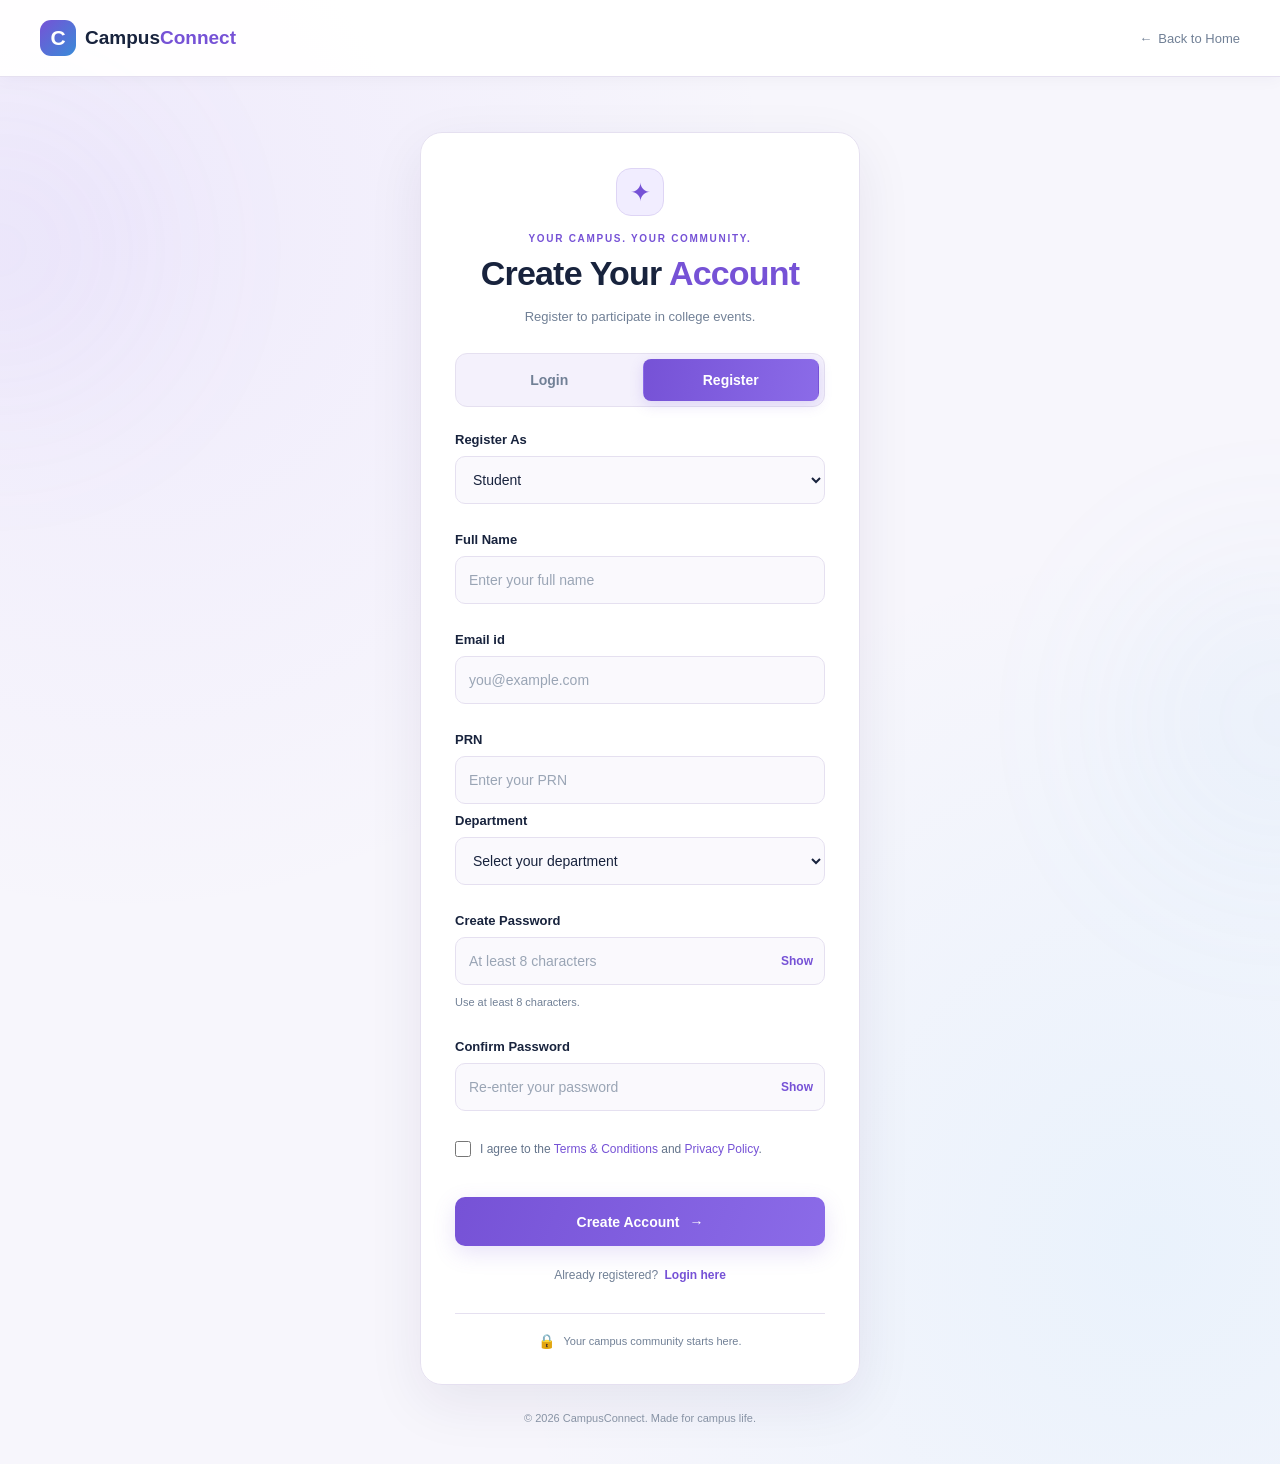
<file: frontend/organizer-dashboard.html>
<!DOCTYPE html>
<html lang="en">

<head>
    <meta charset="UTF-8">
    <meta name="viewport" content="width=device-width, initial-scale=1.0">

    <title>Organizer Dashboard | CampusConnect</title>

    <link rel="icon" type="image/x-icon" href="favicon.ico">

    <link rel="stylesheet" href="assets/css/organizer-dashboard.css">

    <script src="assets/js/config.js" defer></script>
    <script src="assets/js/organizer-dashboard.js" defer></script>
</head>

<body>

    <!-- HEADER -->
    <header class="dashboard-header">

        <a href="index.html" class="brand">
            <div class="brand-icon">C</div>
            <div>
                <h2>CampusConnect</h2>
                <p>Organizer Portal</p>
            </div>
        </a>

        <div class="header-right">
            <span id="header-user-name">Organizer</span>

            <button id="logout-btn" class="logout-btn" type="button">
                Logout
            </button>

            <button
                id="menu-toggle"
                class="menu-toggle"
                type="button"
                aria-label="Open navigation menu"
                aria-expanded="false"
                aria-controls="organizer-sidebar">
                ☰
            </button>
        </div>

    </header>

    <div class="drawer-overlay" id="drawer-overlay"></div>

    <!-- DASHBOARD LAYOUT -->
    <div class="dashboard-layout">

        <!-- SIDEBAR -->
        <aside class="sidebar" id="organizer-sidebar">

            <div class="sidebar-user">
                <div class="user-avatar" id="user-avatar">O</div>
                <h3 id="sidebar-user-name">Organizer</h3>
                <p>Event Organizer</p>
            </div>

            <nav class="sidebar-nav">
                <a href="#overview" class="nav-link active">⌂ Dashboard</a>
                <a href="#create-event" class="nav-link">＋ Create Event</a>
                <a href="#my-events" class="nav-link">▦ My Events</a>
                <a href="#registrations" class="nav-link">▤ Registrations</a>
                <a href="#attendance" class="nav-link">✓ Attendance</a>
                <a href="#certificates" class="nav-link">♧ Certificates</a>
                <a href="index.html" class="nav-link">← Home Page</a>
            </nav>

            <button id="sidebar-logout-btn" class="sidebar-logout" type="button">
                Logout
            </button>

        </aside>

        <!-- MAIN CONTENT -->
        <main class="dashboard-main">

            <!-- OVERVIEW -->
            <section id="overview" class="welcome-section">

                <div>
                    <p class="eyebrow">ORGANIZER DASHBOARD</p>

                    <h1>
                        Welcome back,
                        <span id="welcome-name">Organizer</span>!
                    </h1>

                    <p>
                        Manage your college events, registrations,
                        attendance and certificates.
                    </p>
                </div>

                <a href="#create-event" class="primary-btn">
                    + Create New Event
                </a>

            </section>

            <!-- STATISTICS -->
            <section class="stats-grid">

                <article class="stat-card">
                    <span class="stat-icon">▦</span>
                    <p>Total Events</p>
                    <h2 id="total-events">0</h2>
                </article>

                <article class="stat-card">
                    <span class="stat-icon">◷</span>
                    <p>Draft Events</p>
                    <h2 id="draft-events">0</h2>
                </article>

                <article class="stat-card">
                    <span class="stat-icon">▤</span>
                    <p>Total Registrations</p>
                    <h2 id="total-registrations">0</h2>
                </article>

                <article class="stat-card">
                    <span class="stat-icon">♧</span>
                    <p>Certificates Issued</p>
                    <h2 id="total-certificates">0</h2>
                </article>

            </section>

            <!-- CREATE EVENT -->
            <section id="create-event" class="dashboard-section">

                <div class="section-heading">
                    <div>
                        <p class="eyebrow">EVENT MANAGEMENT</p>
                        <h2>Create New Event</h2>
                        <p>Add a new event to your college event portal.</p>
                    </div>
                </div>

                <div class="form-card">

                    <div id="create-event-message" class="message"></div>

                    <form id="create-event-form">

                        <div class="form-grid">

                            <div class="form-group full-width">
                                <label for="event-title">Event Title *</label>
                                <input
                                    type="text"
                                    id="event-title"
                                    name="event_title"
                                    placeholder="Enter event title"
                                    required>
                            </div>

                            <div class="form-group full-width">
                                <label for="event-description">Event Description *</label>
                                <textarea
                                    id="event-description"
                                    name="description"
                                    rows="4"
                                    placeholder="Describe your event..."
                                    required></textarea>
                            </div>

                            <div class="form-group">
                                <label for="event-venue">Venue *</label>
                                <input
                                    type="text"
                                    id="event-venue"
                                    name="venue"
                                    placeholder="Enter event venue"
                                    required>
                            </div>

                            <div class="form-group">
                                <label for="event-category">Event Category *</label>
                                <select id="event-category" name="category_id" required>
                                    <option value="">Select Category</option>
                                </select>
                            </div>

                            <div class="form-group">
                                <label for="event-start">Start Date &amp; Time *</label>
                                <input
                                    type="datetime-local"
                                    id="event-start"
                                    name="start_at"
                                    required>
                            </div>

                            <div class="form-group">
                                <label for="event-end">End Date &amp; Time *</label>
                                <input
                                    type="datetime-local"
                                    id="event-end"
                                    name="end_at"
                                    required>
                            </div>

                            <div class="form-group">
                                <label for="event-deadline">Registration Deadline</label>
                                <input
                                    type="datetime-local"
                                    id="event-deadline"
                                    name="registration_deadline">
                            </div>

                            <div class="form-group">
                                <label for="event-capacity">Maximum Participants *</label>
                                <input
                                    type="number"
                                    id="event-capacity"
                                    name="capacity"
                                    min="1"
                                    placeholder="e.g. 100"
                                    required>
                            </div>

                            <div class="form-group full-width">
                                <label for="event-image">Event Image URL</label>
                                <input
                                    type="url"
                                    id="event-image"
                                    name="image_url"
                                    placeholder="https://example.com/image.jpg">
                            </div>

                        </div>

                        <div class="form-actions">
                            <button type="reset" class="secondary-btn">
                                Clear Form
                            </button>

                            <button
                                type="submit"
                                id="create-event-btn"
                                class="primary-btn">
                                Create Event
                            </button>
                        </div>

                    </form>

                </div>

            </section>

            <!-- MY EVENTS -->
            <section id="my-events" class="dashboard-section">

                <div class="section-heading">
                    <div>
                        <p class="eyebrow">YOUR EVENTS</p>
                        <h2>My Events</h2>
                        <p>View and manage events created by you.</p>
                    </div>

                    <button id="refresh-events" class="secondary-btn" type="button">
                        ↻ Refresh
                    </button>
                </div>

                <div id="events-message" class="message"></div>

                <div id="events-container" class="events-list">
                    <p class="loading">Loading your events...</p>
                </div>

            </section>

            <!-- REGISTRATIONS -->
            <section id="registrations" class="dashboard-section">

                <div class="section-heading">
                    <div>
                        <p class="eyebrow">PARTICIPANTS</p>
                        <h2>Event Registrations</h2>
                        <p>View and manage students registered for your events.</p>
                    </div>

                    <button id="refresh-registrations" class="secondary-btn" type="button">
                        ↻ Refresh
                    </button>
                </div>

                <div class="filter-card">
                    <label for="registration-event-filter">Select Event</label>
                    <select id="registration-event-filter">
                        <option value="">Select an event</option>
                    </select>
                </div>

                <div id="registrations-message" class="message"></div>

                <div class="table-wrapper">
                    <table>
                        <thead>
                            <tr>
                                <th>Student Name</th>
                                <th>Email</th>
                                <th>Registration Date</th>
                                <th>Approval Status</th>
                                <th>Actions</th>
                            </tr>
                        </thead>

                        <tbody id="registrations-table">
                            <tr>
                                <td colspan="5">
                                    Select an event to view registrations.
                                </td>
                            </tr>
                        </tbody>
                    </table>
                </div>

            </section>

            <!-- ATTENDANCE -->
            <section id="attendance" class="dashboard-section">

                <div class="section-heading">
                    <div>
                        <p class="eyebrow">EVENT PARTICIPATION</p>
                        <h2>Attendance Management</h2>
                        <p>Mark attendance for approved participants.</p>
                    </div>

                    <button id="refresh-attendance" class="secondary-btn" type="button">
                        ↻ Refresh
                    </button>
                </div>

                <div class="filter-card">
                    <label for="attendance-event-filter">Select Event</label>
                    <select id="attendance-event-filter">
                        <option value="">Select an event</option>
                    </select>
                </div>

                <div id="attendance-message" class="message"></div>

                <div class="table-wrapper">
                    <table>
                        <thead>
                            <tr>
                                <th>Student Name</th>
                                <th>Email</th>
                                <th>Approval Status</th>
                                <th>Attendance Status</th>
                                <th>Action</th>
                            </tr>
                        </thead>

                        <tbody id="attendance-table">
                            <tr>
                                <td colspan="5">
                                    Select an event to manage attendance.
                                </td>
                            </tr>
                        </tbody>
                    </table>
                </div>

            </section>

            <!-- CERTIFICATES -->
            <section id="certificates" class="dashboard-section">

                <div class="section-heading">
                    <div>
                        <p class="eyebrow">ACHIEVEMENTS</p>
                        <h2>Certificate Management</h2>
                        <p>Issue certificates to eligible participants.</p>
                    </div>
                </div>

                <div class="filter-card">
                    <label for="certificate-event-filter">Select Event</label>
                    <select id="certificate-event-filter">
                        <option value="">Select an event</option>
                    </select>
                </div>

                <div id="certificates-message" class="message"></div>

                <div class="table-wrapper">
                    <table>
                        <thead>
                            <tr>
                                <th>Student Name</th>
                                <th>Email</th>
                                <th>Attendance</th>
                                <th>Certificate Status</th>
                                <th>Action</th>
                            </tr>
                        </thead>

                        <tbody id="certificates-table">
                            <tr>
                                <td colspan="5">
                                    Select an event to manage certificates.
                                </td>
                            </tr>
                        </tbody>
                    </table>
                </div>

            </section>

            <!-- FOOTER -->
            <footer class="dashboard-footer">
                © <span id="footer-year"></span> CampusConnect · GCOEJ
            </footer>

        </main>

    </div>

</body>
</html>
</file>
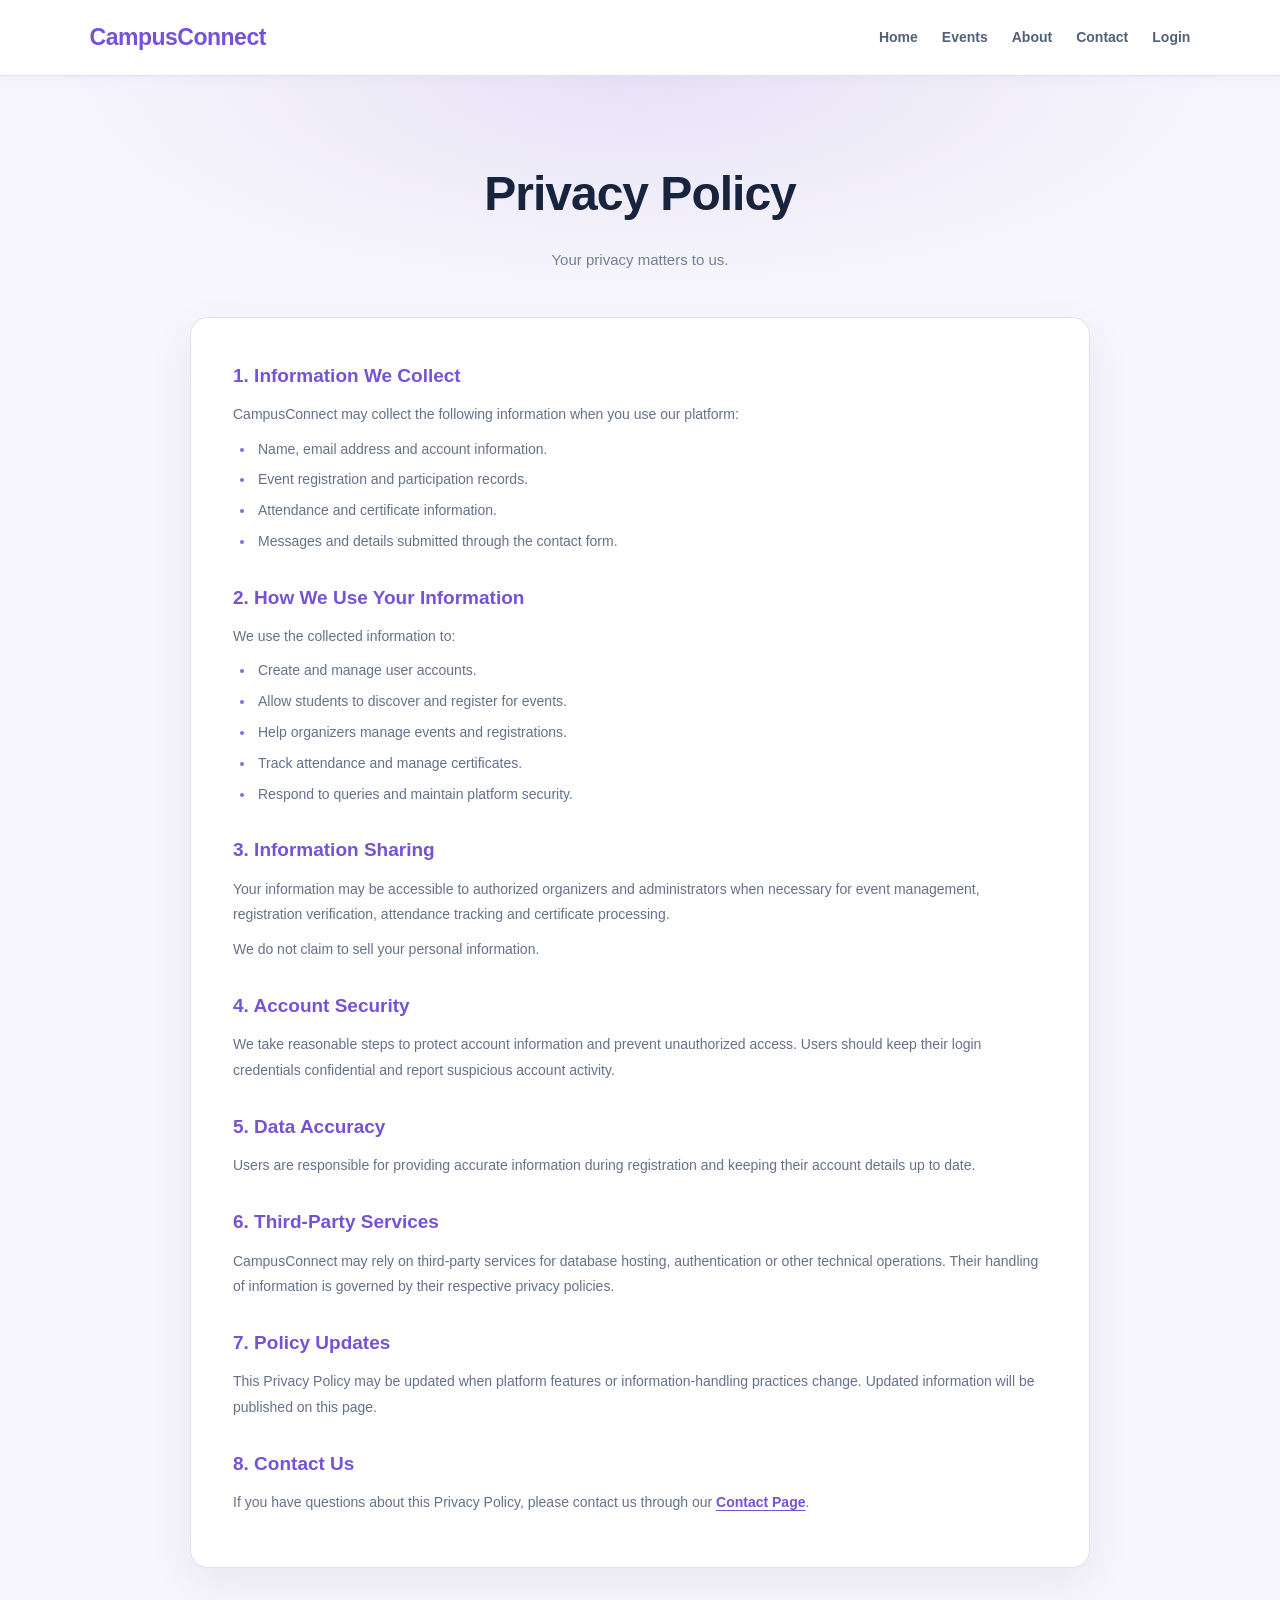
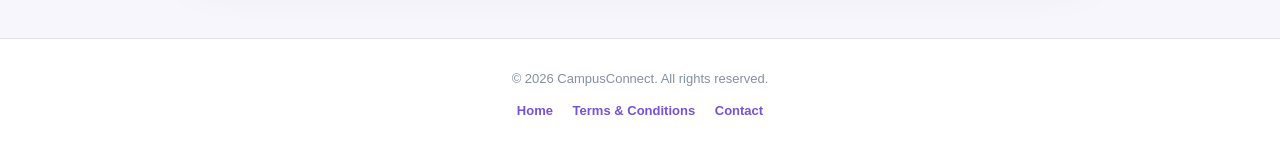
<file: frontend/privacy.html>
<!DOCTYPE html>
<html lang="en">

<head>
    <meta charset="UTF-8">
    <meta name="viewport" content="width=device-width, initial-scale=1.0">

    <title>Privacy Policy | CampusConnect</title>

    <meta name="description" content="Read the CampusConnect privacy policy to understand how student and event information is handled.">

    <link rel="stylesheet" href="assets/css/privacy.css">
</head>

<body>

    <!-- NAVBAR -->
    <header class="navbar">
        <a href="index.html" class="logo">CampusConnect</a>

        <nav class="nav-links">
            <a href="index.html">Home</a>
            <a href="event.html">Events</a>
            <a href="about.html">About</a>
            <a href="contact.html">Contact</a>
            <a href="login.html">Login</a>
        </nav>
    </header>

    <!-- HERO -->
    <section class="hero">
        <h1>Privacy Policy</h1>
        <p>Your privacy matters to us.</p>
    </section>

    <!-- CONTENT -->
    <main class="container">
        <div class="content-card">

            <section class="content-section">
                <h2>1. Information We Collect</h2>
                <p>CampusConnect may collect the following information when you use our platform:</p>
                <ul>
                    <li>Name, email address and account information.</li>
                    <li>Event registration and participation records.</li>
                    <li>Attendance and certificate information.</li>
                    <li>Messages and details submitted through the contact form.</li>
                </ul>
            </section>

            <section class="content-section">
                <h2>2. How We Use Your Information</h2>
                <p>We use the collected information to:</p>
                <ul>
                    <li>Create and manage user accounts.</li>
                    <li>Allow students to discover and register for events.</li>
                    <li>Help organizers manage events and registrations.</li>
                    <li>Track attendance and manage certificates.</li>
                    <li>Respond to queries and maintain platform security.</li>
                </ul>
            </section>

            <section class="content-section">
                <h2>3. Information Sharing</h2>
                <p>
                    Your information may be accessible to authorized organizers
                    and administrators when necessary for event management,
                    registration verification, attendance tracking and
                    certificate processing.
                </p>
                <p>We do not claim to sell your personal information.</p>
            </section>

            <section class="content-section">
                <h2>4. Account Security</h2>
                <p>
                    We take reasonable steps to protect account information
                    and prevent unauthorized access. Users should keep their
                    login credentials confidential and report suspicious
                    account activity.
                </p>
            </section>

            <section class="content-section">
                <h2>5. Data Accuracy</h2>
                <p>
                    Users are responsible for providing accurate information
                    during registration and keeping their account details
                    up to date.
                </p>
            </section>

            <section class="content-section">
                <h2>6. Third-Party Services</h2>
                <p>
                    CampusConnect may rely on third-party services for
                    database hosting, authentication or other technical
                    operations. Their handling of information is governed
                    by their respective privacy policies.
                </p>
            </section>

            <section class="content-section">
                <h2>7. Policy Updates</h2>
                <p>
                    This Privacy Policy may be updated when platform features
                    or information-handling practices change. Updated
                    information will be published on this page.
                </p>
            </section>

            <section class="content-section">
                <h2>8. Contact Us</h2>
                <p>
                    If you have questions about this Privacy Policy,
                    please contact us through our
                    <a href="contact.html">Contact Page</a>.
                </p>
            </section>

        </div>
    </main>

    <!-- FOOTER -->
    <footer class="footer">
        <p>
            &copy; 2026 CampusConnect. All rights reserved.
        </p>

        <p>
            <a href="index.html">Home</a>
            <a href="terms.html">Terms & Conditions</a>
            <a href="contact.html">Contact</a>
        </p>
    </footer>

</body>
</html>
</file>
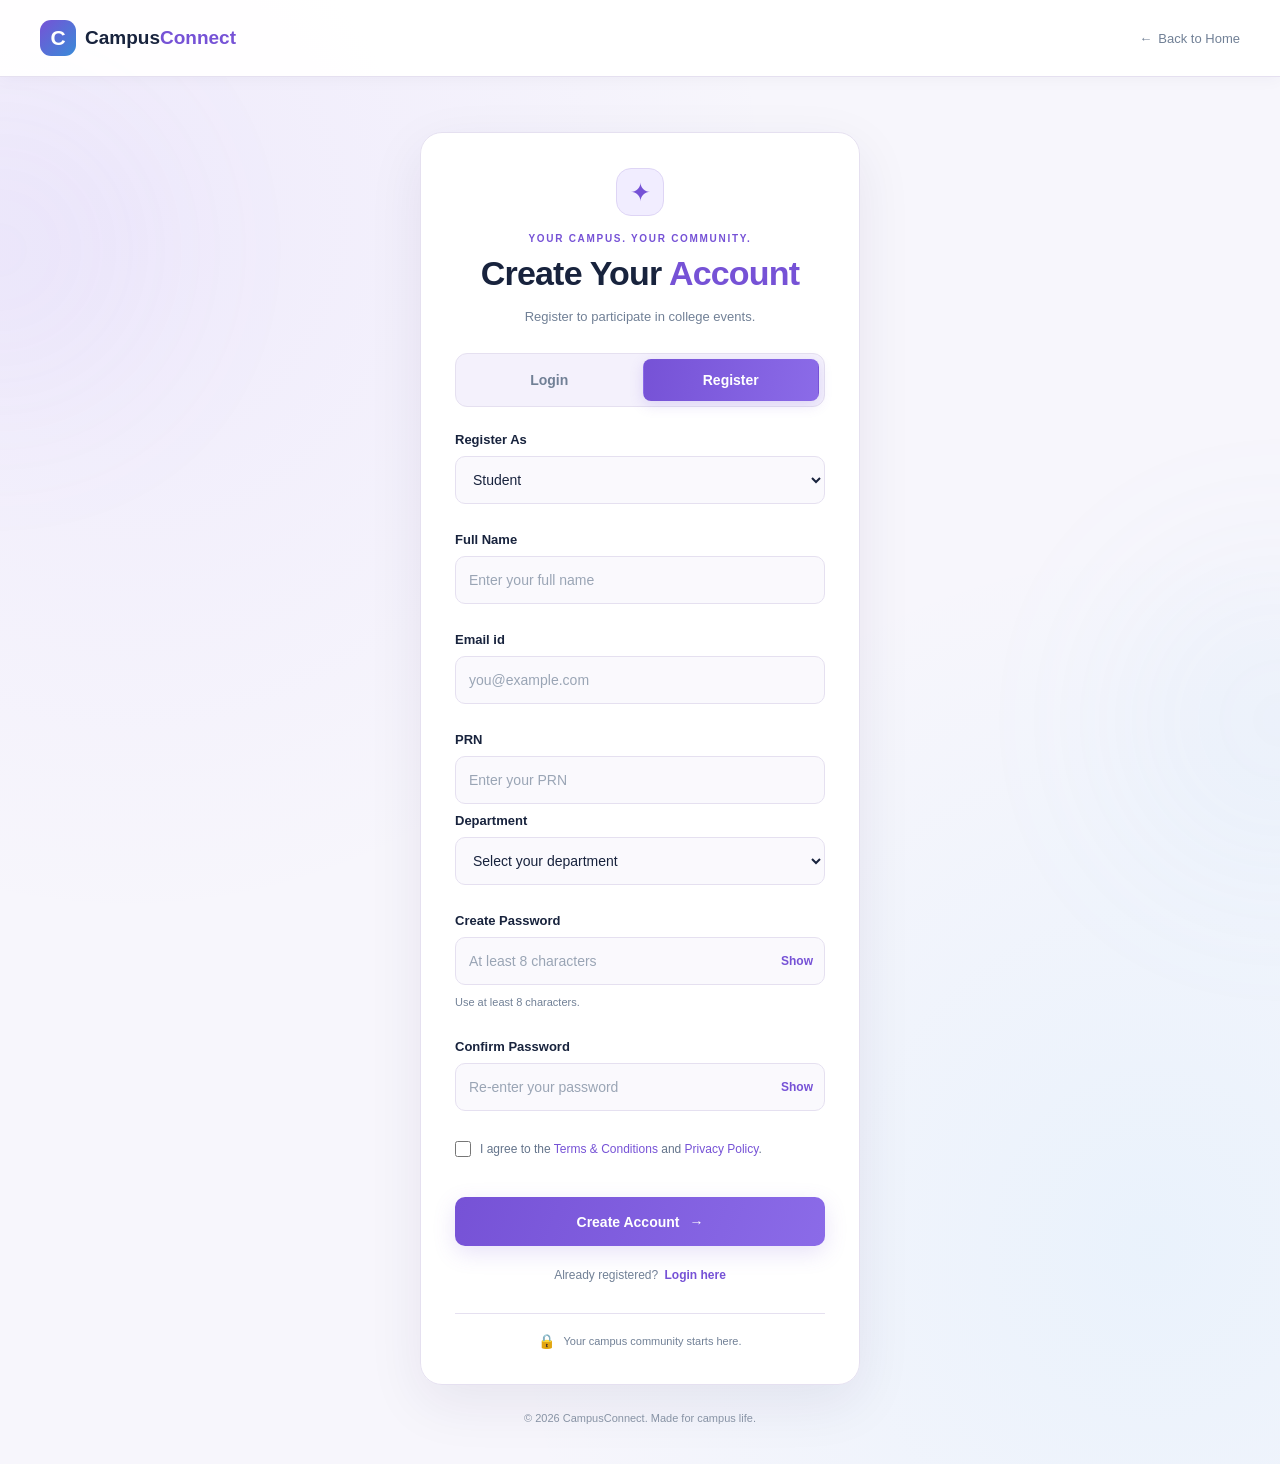
<file: frontend/student-dashboard.html>
<!DOCTYPE html>
<html lang="en">

<head>
    <meta charset="UTF-8">
    <meta name="viewport" content="width=device-width, initial-scale=1.0">

    <title>Student Dashboard | CampusConnect</title>

    <link rel="stylesheet" href="assets/css/student-dashboard.css">

    <script src="assets/js/config.js" defer></script>
    <script src="assets/js/student-dashboard.js" defer></script>
</head>

<body>

    <!-- HEADER -->
    <header class="dashboard-header">

        <a href="index.html" class="brand">

            <div class="brand-icon">C</div>

            <div>
                <h2>CampusConnect</h2>
                <p>Student Portal</p>
            </div>

        </a>

        <div class="header-right">

            <span id="header-user-name">Student</span>

            <button id="logout-btn" class="logout-btn">
                Logout
            </button>

            <!-- MOBILE MENU BUTTON -->
            <button
                id="drawer-toggle"
                class="drawer-toggle"
                aria-label="Open navigation menu"
                aria-expanded="false"
                aria-controls="student-sidebar"
                type="button">

                ☰

            </button>

        </div>

    </header>


    <!-- DASHBOARD LAYOUT -->
    <div class="dashboard-layout">


        <!-- MOBILE DRAWER OVERLAY -->
        <div id="drawer-overlay" class="drawer-overlay"></div>


        <!-- SIDEBAR / MOBILE DRAWER -->
        <aside class="sidebar" id="student-sidebar">


            <!-- STUDENT PROFILE -->
            <div class="sidebar-user">

                <div class="user-avatar" id="user-avatar">
                    S
                </div>

                <h3 id="sidebar-user-name">
                    Student
                </h3>

                <p>Student Account</p>

            </div>


            <!-- NAVIGATION -->
            <nav class="sidebar-nav">

                <a href="#overview" class="nav-link active">
                    ⌂ Dashboard
                </a>

                <a href="#events" class="nav-link">
                    ▦ Explore Events
                </a>

                <a href="#registrations" class="nav-link">
                    ▤ My Registrations
                </a>

                <a href="#certificates" class="nav-link">
                    ♧ My Certificates
                </a>

                <a href="index.html" class="nav-link">
                    ← Home Page
                </a>

            </nav>


            <!-- SIDEBAR LOGOUT -->
            <button
                id="sidebar-logout-btn"
                class="sidebar-logout"
                type="button">

                Logout

            </button>

        </aside>



        <!-- MAIN CONTENT -->
        <main class="dashboard-main">


            <!-- WELCOME SECTION -->
            <section id="overview" class="welcome-section">

                <div>

                    <p class="eyebrow">
                        STUDENT DASHBOARD
                    </p>

                    <h1>
                        Welcome back,
                        <span id="welcome-name">Student</span>!
                    </h1>

                    <p>
                        Explore campus events and manage your activities.
                    </p>

                </div>

                <a href="#events" class="primary-btn">
                    Explore Events →
                </a>

            </section>



            <!-- STATISTICS -->
            <section class="stats-grid">

                <article class="stat-card">

                    <span class="stat-icon">▦</span>

                    <p>Total Registrations</p>

                    <h2 id="total-registrations">0</h2>

                </article>


                <article class="stat-card">

                    <span class="stat-icon">◷</span>

                    <p>Pending</p>

                    <h2 id="pending-registrations">0</h2>

                </article>


                <article class="stat-card">

                    <span class="stat-icon">✓</span>

                    <p>Approved</p>

                    <h2 id="approved-registrations">0</h2>

                </article>


                <article class="stat-card">

                    <span class="stat-icon">♧</span>

                    <p>Certificates</p>

                    <h2 id="total-certificates">0</h2>

                </article>

            </section>



            <!-- EXPLORE EVENTS -->
            <section id="events" class="dashboard-section">

                <div class="section-heading">

                    <div>

                        <p class="eyebrow">DISCOVER</p>

                        <h2>Explore Events</h2>

                        <p>
                            Find events happening on your campus.
                        </p>

                    </div>

                    <button
                        id="refresh-events"
                        class="secondary-btn"
                        type="button">

                        ↻ Refresh

                    </button>

                </div>


                <div id="events-message" class="message"></div>


                <div id="events-container" class="events-grid">

                    <p class="loading">
                        Loading events...
                    </p>

                </div>

            </section>



            <!-- MY REGISTRATIONS -->
            <section id="registrations" class="dashboard-section">

                <div class="section-heading">

                    <div>

                        <p class="eyebrow">YOUR ACTIVITY</p>

                        <h2>My Registrations</h2>

                        <p>
                            Track your event registration status.
                        </p>

                    </div>

                    <button
                        id="refresh-registrations"
                        class="secondary-btn"
                        type="button">

                        ↻ Refresh

                    </button>

                </div>


                <div id="registrations-message" class="message"></div>


                <div class="table-wrapper">

                    <table>

                        <thead>

                            <tr>
                                <th>Event</th>
                                <th>Category</th>
                                <th>Registration Date</th>
                                <th>Approval</th>
                                <th>Attendance</th>
                            </tr>

                        </thead>


                        <tbody id="registrations-table">

                            <tr>
                                <td colspan="5">
                                    Loading registrations...
                                </td>
                            </tr>

                        </tbody>

                    </table>

                </div>

            </section>



            <!-- MY CERTIFICATES -->
            <section id="certificates" class="dashboard-section">

                <div class="section-heading">

                    <div>

                        <p class="eyebrow">ACHIEVEMENTS</p>

                        <h2>My Certificates</h2>

                        <p>
                            View and download your earned certificates.
                        </p>

                    </div>

                    <button
                        id="refresh-certificates"
                        class="secondary-btn"
                        type="button">

                        ↻ Refresh

                    </button>

                </div>


                <div id="certificates-message" class="message"></div>


                <div id="certificates-container" class="certificates-grid">

                    <p class="loading">
                        Loading certificates...
                    </p>

                </div>

            </section>



            <!-- FOOTER -->
            <footer class="dashboard-footer">

                © <span id="footer-year"></span> CampusConnect · GCOEJ

            </footer>


        </main>

    </div>

</body>

</html>
</file>
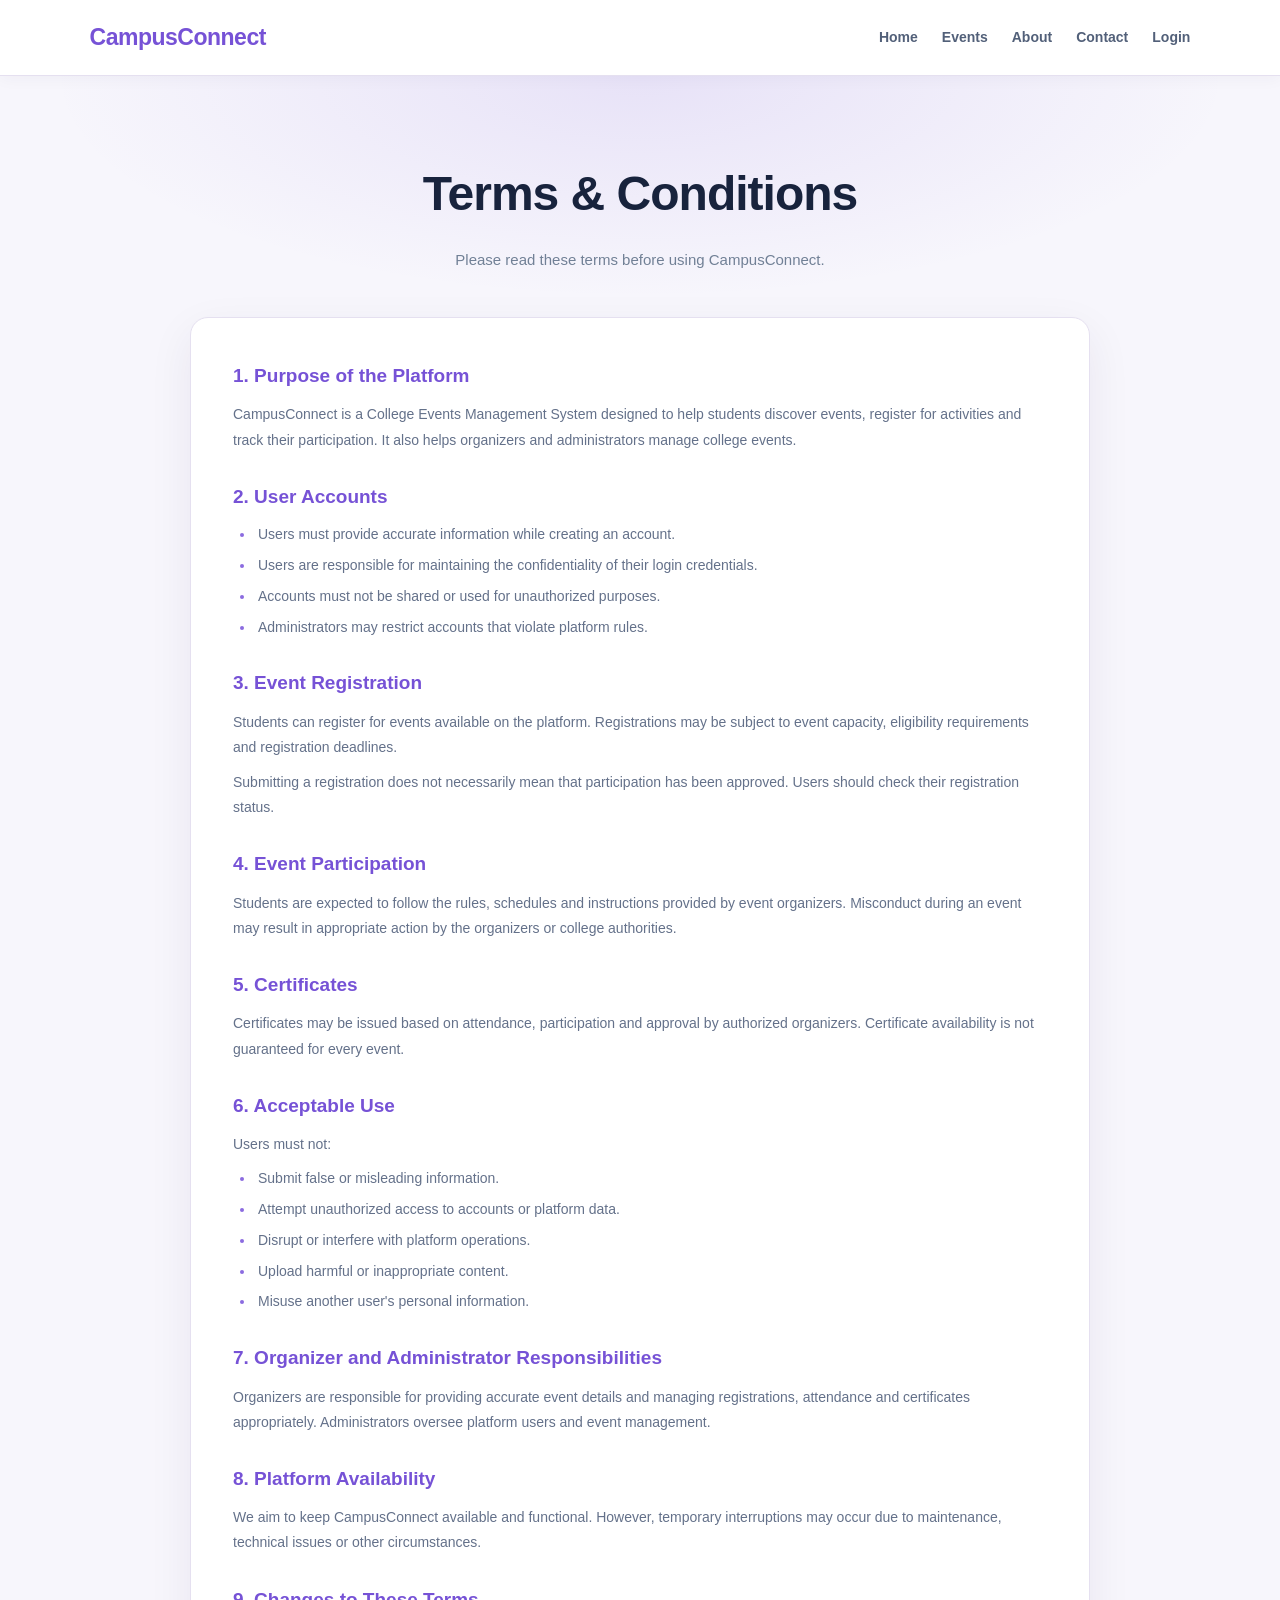
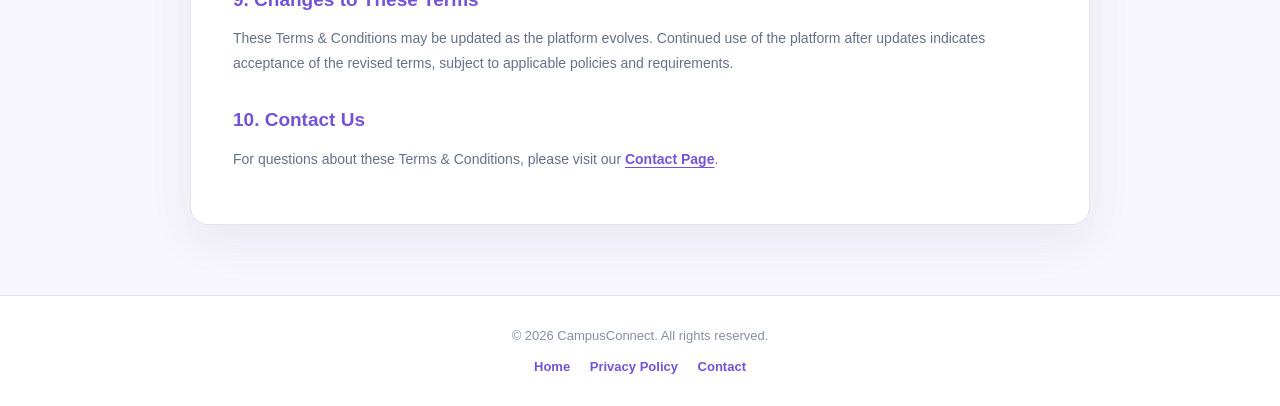
<file: frontend/terms.html>
<!DOCTYPE html>
<html lang="en">

<head>
    <meta charset="UTF-8">
    <meta name="viewport" content="width=device-width, initial-scale=1.0">

    <title>Terms & Conditions | CampusConnect</title>

    <meta name="description" content="Read the terms and conditions for using the CampusConnect college event management platform.">

    <link rel="stylesheet" href="assets/css/privacy.css">
</head>

<body>

    <!-- NAVBAR -->
    <header class="navbar">
        <a href="index.html" class="logo">CampusConnect</a>

        <nav class="nav-links">
            <a href="index.html">Home</a>
            <a href="event.html">Events</a>
            <a href="about.html">About</a>
            <a href="contact.html">Contact</a>
            <a href="login.html">Login</a>
        </nav>
    </header>

    <!-- HERO -->
    <section class="hero">
        <h1>Terms & Conditions</h1>
        <p>Please read these terms before using CampusConnect.</p>
    </section>

    <!-- CONTENT -->
    <main class="container">
        <div class="content-card">

            <section class="content-section">
                <h2>1. Purpose of the Platform</h2>
                <p>
                    CampusConnect is a College Events Management System
                    designed to help students discover events, register
                    for activities and track their participation.
                    It also helps organizers and administrators manage
                    college events.
                </p>
            </section>

            <section class="content-section">
                <h2>2. User Accounts</h2>
                <ul>
                    <li>Users must provide accurate information while creating an account.</li>
                    <li>Users are responsible for maintaining the confidentiality of their login credentials.</li>
                    <li>Accounts must not be shared or used for unauthorized purposes.</li>
                    <li>Administrators may restrict accounts that violate platform rules.</li>
                </ul>
            </section>

            <section class="content-section">
                <h2>3. Event Registration</h2>
                <p>
                    Students can register for events available on the platform.
                    Registrations may be subject to event capacity, eligibility
                    requirements and registration deadlines.
                </p>
                <p>
                    Submitting a registration does not necessarily mean that
                    participation has been approved. Users should check their
                    registration status.
                </p>
            </section>

            <section class="content-section">
                <h2>4. Event Participation</h2>
                <p>
                    Students are expected to follow the rules, schedules
                    and instructions provided by event organizers.
                    Misconduct during an event may result in appropriate
                    action by the organizers or college authorities.
                </p>
            </section>

            <section class="content-section">
                <h2>5. Certificates</h2>
                <p>
                    Certificates may be issued based on attendance,
                    participation and approval by authorized organizers.
                    Certificate availability is not guaranteed for every event.
                </p>
            </section>

            <section class="content-section">
                <h2>6. Acceptable Use</h2>
                <p>Users must not:</p>
                <ul>
                    <li>Submit false or misleading information.</li>
                    <li>Attempt unauthorized access to accounts or platform data.</li>
                    <li>Disrupt or interfere with platform operations.</li>
                    <li>Upload harmful or inappropriate content.</li>
                    <li>Misuse another user's personal information.</li>
                </ul>
            </section>

            <section class="content-section">
                <h2>7. Organizer and Administrator Responsibilities</h2>
                <p>
                    Organizers are responsible for providing accurate event
                    details and managing registrations, attendance and
                    certificates appropriately. Administrators oversee
                    platform users and event management.
                </p>
            </section>

            <section class="content-section">
                <h2>8. Platform Availability</h2>
                <p>
                    We aim to keep CampusConnect available and functional.
                    However, temporary interruptions may occur due to
                    maintenance, technical issues or other circumstances.
                </p>
            </section>

            <section class="content-section">
                <h2>9. Changes to These Terms</h2>
                <p>
                    These Terms & Conditions may be updated as the platform
                    evolves. Continued use of the platform after updates
                    indicates acceptance of the revised terms, subject to
                    applicable policies and requirements.
                </p>
            </section>

            <section class="content-section">
                <h2>10. Contact Us</h2>
                <p>
                    For questions about these Terms & Conditions,
                    please visit our
                    <a href="contact.html">Contact Page</a>.
                </p>
            </section>

        </div>
    </main>

    <!-- FOOTER -->
    <footer class="footer">
        <p>
            &copy; 2026 CampusConnect. All rights reserved.
        </p>

        <p>
            <a href="index.html">Home</a>
            <a href="privacy.html">Privacy Policy</a>
            <a href="contact.html">Contact</a>
        </p>
    </footer>

</body>
</html>
</file>
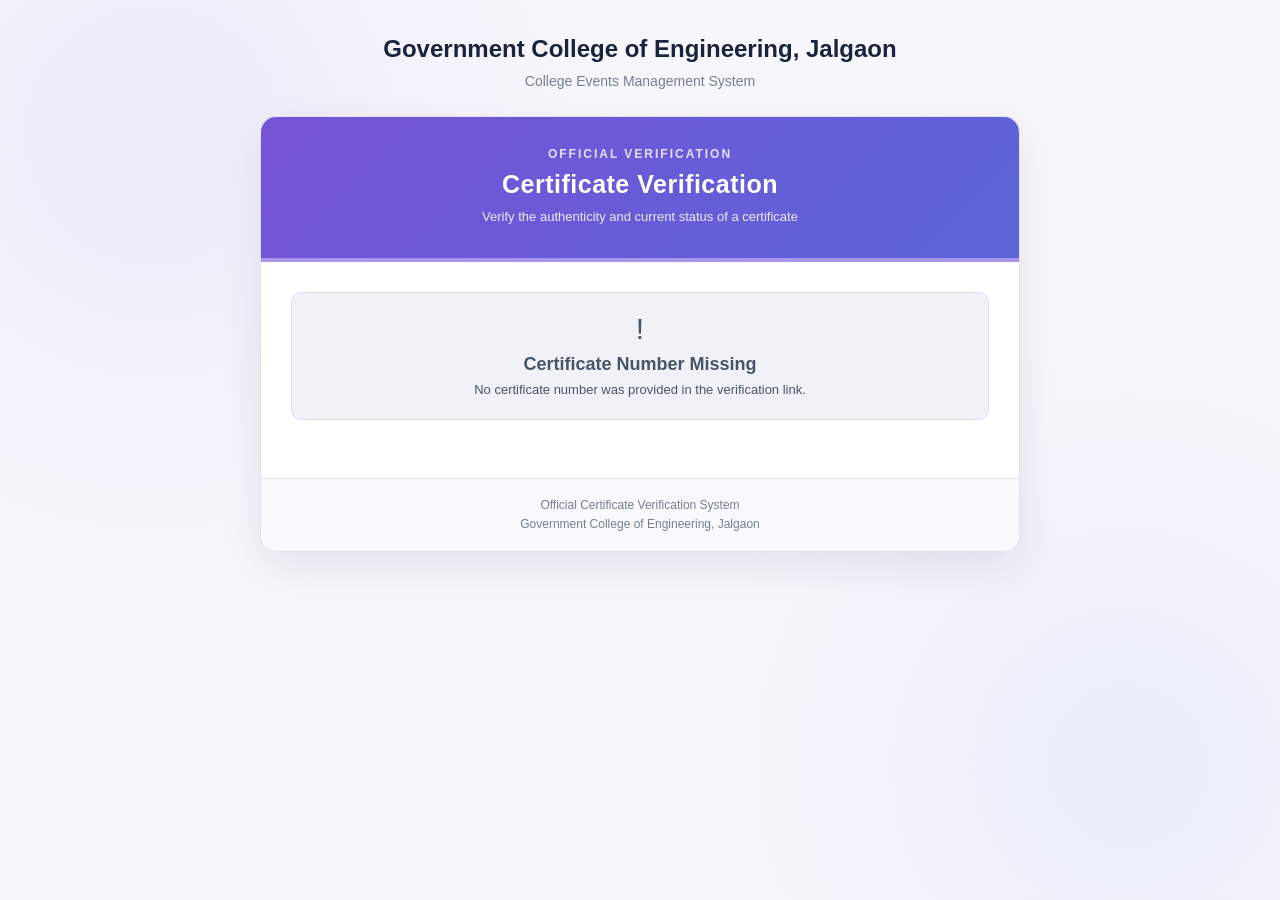
<file: frontend/verify-certificate.html>
<!DOCTYPE html>
<html lang="en">
<head>
    <meta charset="UTF-8">
    <meta name="viewport" content="width=device-width, initial-scale=1.0">
    <title>Certificate Verification | CampusConnect</title>
    <link rel="stylesheet" href="assets/css/verify-certificate.css">

    
</head>

<body>

<div class="page">

    <div class="college-header">
        <h1>Government College of Engineering, Jalgaon</h1>
        <p>College Events Management System</p>
    </div>

    <div class="card">

        <div class="card-top">
            <div class="eyebrow">OFFICIAL VERIFICATION</div>
            <h2>Certificate Verification</h2>
            <p>Verify the authenticity and current status of a certificate</p>
        </div>

        <div class="content">

            <div id="verification-result" class="loading">
                <div class="spinner"></div>
                <p>Verifying certificate...</p>
            </div>

            <div id="certificate-details" style="display: none;">

                <h3 class="section-title">
                    Certificate Information
                </h3>

                <div class="details">

                    <div class="detail">
                        <label>Certificate Number</label>
                        <p id="certificate-number"></p>
                    </div>

                    <div class="detail">
                        <label>Certificate Status</label>
                        <p id="certificate-status"></p>
                    </div>

                    <div class="detail full">
                        <label>Student Name</label>
                        <p id="student-name"></p>
                    </div>

                    <div class="detail full">
                        <label>Event Name</label>
                        <p id="event-title"></p>
                    </div>

                    <div class="detail full">
                        <label>Venue</label>
                        <p id="venue"></p>
                    </div>

                    <div class="detail">
                        <label>Event Date</label>
                        <p id="event-date"></p>
                    </div>

                    <div class="detail">
                        <label>Issue Date</label>
                        <p id="issued-at"></p>
                    </div>

                </div>

            </div>

        </div>

        <div class="footer">
            Official Certificate Verification System<br>
            Government College of Engineering, Jalgaon
        </div>

    </div>

</div>
<script src="assets/js/config.js"></script>
<script src="assets/js/verify-certificate.js"></script>


</body>
</html>
</file>
<file: frontend/assets/css/style.css>
/* =========================================
   CAMPUSCONNECT - CEMS HOMEPAGE
   Complete Light Theme Stylesheet
========================================= */


/* =========================================
   1. GLOBAL STYLES
========================================= */

:root {
    --page-bg: #f7f6fc;
    --surface: #ffffff;
    --surface-soft: #f0edfa;
    --primary: #7652d6;
    --primary-dark: #6240bd;
    --primary-light: #eee8ff;
    --heading: #18233d;
    --text: #475569;
    --muted: #718096;
    --border: #e5e0f0;
    --shadow: 0 8px 25px rgba(42, 30, 75, 0.07);
}

* {
    margin: 0;
    padding: 0;
    box-sizing: border-box;
}

html {
    scroll-behavior: smooth;
}

body {
    font-family: Arial, Helvetica, sans-serif;
    background: var(--page-bg);
    color: var(--heading);
}

a,
button {
    -webkit-tap-highlight-color: transparent;
}

::selection {
    background: #ded3ff;
    color: #302052;
}


/* =========================================
   2. HEADER
========================================= */

.site-header {
    width: 100%;
    min-height: 76px;
    padding: 10px 16px;

    display: flex;
    align-items: center;
    justify-content: space-between;
    gap: 12px;

    background: #ffffff;
    border-bottom: 1px solid var(--border);
    box-shadow: 0 2px 12px rgba(30, 20, 60, 0.04);

    position: relative;
    z-index: 1001;
}

.brand {
    display: flex;
    align-items: center;
    gap: 12px;

    text-decoration: none;
    color: var(--heading);

    min-width: 0;
}

.brand img {
    width: 50px;
    height: 50px;
    object-fit: contain;
    flex-shrink: 0;
}

.brand-text {
    min-width: 0;
}

.brand-text h1 {
    font-size: 18px;
    font-weight: 700;
    line-height: 1.3;
    white-space: nowrap;
    color: var(--heading);
}

.brand-text p {
    margin-top: 3px;
    font-size: 12px;
    color: var(--muted);
    white-space: nowrap;
}


/* =========================================
   3. HAMBURGER BUTTON
========================================= */

.menu-toggle {
    width: 44px;
    height: 44px;
    flex-shrink: 0;

    display: flex;
    flex-direction: column;
    align-items: center;
    justify-content: center;
    gap: 6px;

    background: transparent;
    border: none;
    border-radius: 8px;
    cursor: pointer;

    transition: background 0.2s ease;
}

.menu-toggle:hover {
    background: var(--primary-light);
}

.menu-toggle span {
    display: block;
    width: 26px;
    height: 3px;

    background: var(--heading);
    border-radius: 10px;

    transition:
        transform 0.3s ease,
        opacity 0.2s ease;
}

.menu-toggle.active span:nth-child(1) {
    transform: translateY(9px) rotate(45deg);
}

.menu-toggle.active span:nth-child(2) {
    opacity: 0;
}

.menu-toggle.active span:nth-child(3) {
    transform: translateY(-9px) rotate(-45deg);
}


/* =========================================
   4. MENU OVERLAY
========================================= */

.menu-overlay {
    position: fixed;
    inset: 0;

    background: rgba(25, 20, 45, 0.35);

    opacity: 0;
    visibility: hidden;
    pointer-events: none;

    transition:
        opacity 0.3s ease,
        visibility 0.3s ease;

    z-index: 1002;
}

.menu-overlay.visible {
    opacity: 1;
    visibility: visible;
    pointer-events: auto;
}


/* =========================================
   5. MOBILE SLIDE-IN MENU
========================================= */

.mobile-menu {
    position: fixed;
    top: 0;
    right: 0;

    width: min(400px, 92%);
    height: 100vh;
    height: 100dvh;

    padding: 0 20px 24px;
    overflow-y: auto;

    background: #ffffff;
    color: var(--heading);

    border-left: 1px solid var(--border);
    box-shadow: -8px 0 30px rgba(30, 20, 60, 0.10);

    transform: translateX(100%);
    visibility: hidden;
    pointer-events: none;

    transition:
        transform 0.3s ease,
        visibility 0.3s ease;

    z-index: 1003;
}

.mobile-menu.open {
    transform: translateX(0);
    visibility: visible;
    pointer-events: auto;
}


/* Menu heading */

.menu-heading {
    display: flex;
    align-items: center;
    justify-content: space-between;
    gap: 12px;

    margin: 0 -20px 12px;
    padding: 22px 20px;

    background: #f3efff;
    border-bottom: 1px solid var(--border);
}

.menu-heading h2 {
    font-size: 20px;
    line-height: 1.4;
    color: var(--heading);
}

.menu-heading p {
    margin-top: 4px;
    color: var(--muted);
    font-size: 13px;
}

.menu-close {
    width: 40px;
    height: 40px;
    flex-shrink: 0;

    background: transparent;
    border: none;
    color: var(--heading);

    font-size: 30px;
    cursor: pointer;
}


/* Navigation links */

.menu-links a {
    display: flex;
    align-items: center;
    gap: 14px;

    padding: 17px 0;

    color: var(--heading);
    text-decoration: none;

    border-bottom: 1px solid #eeeaf5;
}

.menu-icon {
    width: 28px;
    flex-shrink: 0;

    color: var(--primary);
    text-align: center;
    font-size: 23px;
}

.menu-link-text {
    flex: 1;
    min-width: 0;
}

.menu-link-text strong {
    display: block;
    font-size: 17px;
    font-weight: 600;
}

.menu-link-text small {
    display: block;
    margin-top: 5px;

    color: var(--muted);
    font-size: 12px;
    line-height: 1.5;
}

.menu-arrow {
    color: #9290a3;
    font-size: 25px;
}

.menu-links a:hover .menu-link-text strong {
    color: var(--primary);
}


/* Account links */

.account-links {
    display: flex;
    flex-direction: column;
    gap: 12px;

    margin-top: 22px;
    padding: 18px 0;

    border-top: 1px solid var(--border);
}

.account-links a {
    display: block;
    padding: 13px 0;

    color: var(--heading);
    text-decoration: none;

    font-size: 17px;
    font-weight: 600;
}

.account-links a:hover {
    color: var(--primary);
}

.account-welcome {
    color: var(--primary);
    font-size: 15px;
    font-weight: 700;
    overflow-wrap: anywhere;
}


/* Menu CTA */

.menu-cta {
    display: block;
    width: 100%;

    margin-top: 14px;
    padding: 17px 12px;

    background: var(--primary);
    color: #ffffff;

    border-radius: 12px;
    text-align: center;
    text-decoration: none;

    font-size: 16px;
    font-weight: 700;

    transition: background 0.2s ease;
}

.menu-cta:hover {
    background: var(--primary-dark);
}

.account-links .menu-cta {
    padding: 12px 16px;
    border: 1px solid #d9cdfa;
    border-radius: 8px;
    background: var(--primary-light);
    color: var(--primary-dark);
    text-align: center;
    font: inherit;
    text-decoration: none;
    cursor: pointer;
}

.account-links .menu-cta:hover {
    background: #e5dcff;
}


/* =========================================
   6. SMALL MOBILE HEADER
========================================= */

@media (max-width: 360px) {
    .site-header {
        padding: 10px;
        gap: 6px;
    }

    .brand {
        gap: 8px;
    }

    .brand img {
        width: 42px;
        height: 42px;
    }

    .brand-text h1 {
        font-size: 15px;
    }

    .brand-text p {
        font-size: 11px;
    }
}


/* =========================================
   7. HERO SECTION
========================================= */

.hero-section {
    position: relative;

    width: 100%;
    min-height: 550px;

    display: flex;
    align-items: center;

    padding: 60px 8%;

    /*
       Dark transparent overlay:
       Keeps the background image visible
       and makes white text readable.
    */

    background:
        linear-gradient(
            90deg,
            rgba(15, 20, 40, 0.82) 0%,
            rgba(15, 20, 40, 0.58) 55%,
            rgba(15, 20, 40, 0.22) 100%
        ),
        url("../image/bg.png.jpg");

    background-size: cover;
    background-position: center center;
    background-repeat: no-repeat;

    color: #ffffff;
    overflow: hidden;
}

.hero-content {
    position: relative;
    z-index: 1;

    width: 100%;
    max-width: 550px;
}

.hero-content h2 {
    font-size: clamp(28px, 7vw, 42px);
    font-weight: 750;
    line-height: 1.25;

    margin-bottom: 18px;
    letter-spacing: -0.7px;

    color: #ffffff;
}

.hero-content h2 span {
    color: #c4b5fd;
}

.hero-content p {
    max-width: 420px;

    font-size: 15px;
    line-height: 1.8;

    color: #f1f5f9;

    margin-bottom: 26px;
}


/* Hero buttons */

.hero-buttons {
    display: flex;
    flex-wrap: wrap;
    align-items: center;
    gap: 12px;
}

.hero-buttons .btn {
    min-height: 48px;

    display: inline-flex;
    align-items: center;
    justify-content: center;
    gap: 10px;

    padding: 13px 18px;

    border-radius: 10px;

    font-size: 14px;
    font-weight: 700;

    text-decoration: none;

    transition:
        background 0.2s ease,
        transform 0.2s ease,
        box-shadow 0.2s ease;
}


/* Primary button */

.hero-buttons .btn-primary {
    background: var(--primary);
    color: #ffffff;

    border: 1px solid var(--primary);

    box-shadow: 0 5px 16px rgba(118, 82, 214, 0.25);
}

.hero-buttons .btn-primary:hover {
    background: var(--primary-dark);
    transform: translateY(-2px);
}


/* Secondary button */

.hero-buttons .btn-secondary {
    background: rgba(255, 255, 255, 0.12);
    color: #ffffff;

    border: 1px solid rgba(255, 255, 255, 0.8);
}

.hero-buttons .btn-secondary:hover {
    background: rgba(255, 255, 255, 0.25);
    transform: translateY(-2px);
}

.hero-buttons .btn:focus-visible {
    outline: 3px solid #c4b5fd;
    outline-offset: 4px;
}


/* Hero responsive */

@media (max-width: 768px) {
    .hero-section {
        min-height: 500px;
        padding: 50px 22px;
        background-position: center;
    }

    .hero-content {
        max-width: 100%;
    }
}

@media (max-width: 360px) {
    .hero-section {
        min-height: 420px;
        padding: 32px 16px;
    }

    .hero-content h2 {
        font-size: 27px;
    }

    .hero-content p {
        font-size: 14px;
    }

    .hero-buttons {
        gap: 10px;
    }

    .hero-buttons .btn {
        padding: 12px 14px;
        font-size: 13px;
    }
}


/* =========================================
   8. UPCOMING EVENTS SECTION
========================================= */

.upcoming-events,
.upcoming-events * {
    box-sizing: border-box;
}

.upcoming-events {
    padding: 65px 18px;

    background:
        radial-gradient(
            circle at 90% 5%,
            rgba(139, 92, 246, 0.07),
            transparent 30%
        ),
        var(--page-bg);

    color: var(--heading);
}

.events-container {
    width: 100%;
    max-width: 1150px;
    margin: 0 auto;
}


/* Section heading */

.events-heading {
    max-width: 600px;
    margin: 0 auto 30px;
    text-align: center;
}

.section-label {
    display: inline-block;
    margin-bottom: 12px;

    color: var(--primary);
    font-size: 11px;
    font-weight: 800;
    letter-spacing: 3px;
}

.events-heading h2 {
    margin: 12px 0;
    color: var(--heading);
    font-size: clamp(29px, 7vw, 42px);
    line-height: 1.2;
    letter-spacing: -1px;
}

.events-heading h2 span {
    color: var(--primary);
}

.events-heading p {
    margin: 0;
    color: var(--muted);
    font-size: 14px;
    line-height: 1.8;
}


/* Category filters */

.event-filters {
    display: flex;
    gap: 9px;
    margin-bottom: 28px;
    padding: 3px 0 10px;

    overflow-x: auto;
    scrollbar-width: thin;
    scrollbar-color: #c8b9ed transparent;
}

.filter-btn {
    flex-shrink: 0;

    padding: 10px 16px;

    border: 1px solid var(--border);
    border-radius: 30px;

    background: #ffffff;
    color: var(--text);

    font-size: 12px;
    cursor: pointer;

    transition: 0.2s ease;
}

.filter-btn:hover,
.filter-btn.active {
    border-color: var(--primary);
    background: var(--primary);
    color: #ffffff;
}


/* Events grid */

.events-grid {
    display: grid;
    grid-template-columns: minmax(0, 1fr);
    gap: 22px;
}


/* Event card */

.event-card {
    min-width: 0;
    overflow: hidden;

    border: 1px solid var(--border);
    border-radius: 17px;

    background: #ffffff;
    box-shadow: var(--shadow);

    transition:
        transform 0.25s ease,
        border-color 0.25s ease,
        box-shadow 0.25s ease;
}

.event-card:hover {
    transform: translateY(-4px);
    border-color: #b9a5eb;
    box-shadow: 0 12px 30px rgba(65, 45, 110, 0.11);
}

.event-card[hidden] {
    display: none;
}


/* Event banner */

.event-visual {
    position: relative;

    display: flex;
    height: 165px;

    align-items: center;
    justify-content: center;

    overflow: hidden;
}

.event-visual::before,
.event-visual::after {
    position: absolute;
    content: "";

    border: 1px solid rgba(255, 255, 255, 0.2);
    border-radius: 50%;

    pointer-events: none;
}

.event-visual::before {
    width: 190px;
    height: 190px;
    right: -35px;
    top: -90px;
}

.event-visual::after {
    width: 140px;
    height: 140px;
    left: -45px;
    bottom: -80px;
}

.technical-visual {
    background: linear-gradient(135deg, #172554, #4338ca);
}

.cultural-visual {
    background: linear-gradient(135deg, #4a1942, #be185d);
}

.sports-visual {
    background: linear-gradient(135deg, #064e3b, #0f766e);
}

.workshop-visual {
    background: linear-gradient(135deg, #422006, #b45309);
}

.event-category {
    position: absolute;
    z-index: 1;
    top: 15px;
    left: 15px;

    padding: 6px 9px;

    border: 1px solid rgba(255, 255, 255, 0.22);
    border-radius: 6px;

    background: rgba(0, 0, 0, 0.2);
    color: #ffffff;

    font-size: 9px;
    font-weight: 800;
    letter-spacing: 1px;
}

.event-symbol {
    color: rgba(255, 255, 255, 0.9);
    font-size: 65px;
    font-weight: 700;
    line-height: 1;
}

.event-date {
    position: absolute;
    z-index: 1;
    right: 15px;
    bottom: 15px;

    display: flex;
    width: 52px;
    height: 57px;

    flex-direction: column;
    align-items: center;
    justify-content: center;

    border-radius: 9px;

    background: #ffffff;
    color: #111827;
}

.event-date strong {
    font-size: 21px;
    line-height: 1.1;
}

.event-date span {
    margin-top: 3px;
    font-size: 10px;
    font-weight: 800;
}


/* Event information */

.event-info {
    padding: 20px;
}

.event-meta {
    margin: 0 0 10px;
    color: var(--muted);
    font-size: 11px;
}

.event-info h3 {
    margin: 0 0 10px;
    color: var(--heading);
    font-size: 19px;
    line-height: 1.4;
}

.event-description {
    min-height: 66px;
    margin: 0 0 18px;
    color: var(--text);
    font-size: 13px;
    line-height: 1.7;
}


/* Expandable details */

.event-extra {
    margin-bottom: 15px;
    padding: 12px;

    border: 1px solid var(--border);
    border-radius: 9px;

    background: #f8f6fd;
}

.event-extra p {
    margin: 7px 0;
    color: var(--text);
    font-size: 12px;
    line-height: 1.6;
}

.event-extra strong {
    color: var(--primary);
}

.details-btn {
    display: flex;
    width: 100%;

    align-items: center;
    justify-content: space-between;

    padding: 12px 0 0;

    border: 0;
    border-top: 1px solid var(--border);

    background: transparent;
    color: var(--primary);

    font-size: 13px;
    font-weight: 700;
    text-align: left;
    cursor: pointer;
}

.details-btn > span:last-child {
    font-size: 20px;
    transition: transform 0.2s ease;
}

.details-btn[aria-expanded="true"] > span:last-child {
    transform: rotate(90deg);
}


/* Empty filter result */

.no-events {
    padding: 25px 10px;
    color: var(--muted);
    font-size: 14px;
    text-align: center;
}

.no-events[hidden] {
    display: none;
}


/* Explore all events */

.all-events {
    margin-top: 35px;
    text-align: center;
}

.all-events-btn {
    display: inline-flex;
    align-items: center;
    justify-content: center;
    gap: 12px;

    padding: 13px 22px;

    border: 1px solid var(--primary);
    border-radius: 9px;

    color: var(--primary);

    font-size: 13px;
    font-weight: 700;
    text-decoration: none;

    transition: background 0.2s ease;
}

.all-events-btn:hover {
    background: var(--primary);
    color: #ffffff;
}

.all-events-btn span {
    font-size: 18px;
}


/* Events accessibility */

.upcoming-events button:focus-visible,
.upcoming-events a:focus-visible {
    outline: 2px solid var(--primary);
    outline-offset: 4px;
}


/* Events tablet */

@media (min-width: 600px) {
    .upcoming-events {
        padding: 80px 28px;
    }

    .events-grid {
        grid-template-columns: repeat(2, minmax(0, 1fr));
        gap: 24px;
    }

    .event-visual {
        height: 180px;
    }
}


/* Events desktop */

@media (min-width: 950px) {
    .events-grid {
        grid-template-columns: repeat(4, minmax(0, 1fr));
        gap: 18px;
    }

    .event-visual {
        height: 165px;
    }

    .event-info {
        padding: 17px;
    }

    .event-info h3 {
        font-size: 17px;
    }

    .event-description {
        font-size: 12px;
    }
}


/* =========================================
   9. EVENT CATEGORIES
========================================= */

.event-categories,
.event-categories * {
    box-sizing: border-box;
}

.event-categories {
    padding: 65px 18px;
    background: #ffffff;
    color: var(--heading);
}

.categories-container {
    width: 100%;
    max-width: 1150px;
    margin: 0 auto;
}


/* Categories heading */

.categories-heading {
    max-width: 620px;
    margin: 0 auto 35px;
    text-align: center;
}

.categories-label {
    color: var(--primary);
    font-size: 11px;
    font-weight: 800;
    letter-spacing: 3px;
}

.categories-heading h2 {
    margin: 12px 0;
    color: var(--heading);
    font-size: clamp(28px, 7vw, 42px);
    line-height: 1.2;
    letter-spacing: -1px;
}

.categories-heading h2 span {
    color: var(--primary);
}

.categories-heading p {
    margin: 0;
    color: var(--muted);
    font-size: 14px;
    line-height: 1.8;
}


/* Categories grid */

.categories-grid {
    display: grid;
    grid-template-columns: minmax(0, 1fr);
    gap: 16px;
}


/* Category card */

.category-card {
    position: relative;

    display: flex;
    min-width: 0;

    flex-direction: column;
    align-items: flex-start;

    padding: 23px;
    overflow: hidden;

    border: 1px solid var(--border);
    border-radius: 16px;

    background: #ffffff;
    box-shadow: var(--shadow);

    color: var(--heading);
    text-decoration: none;

    transition:
        transform 0.25s ease,
        border-color 0.25s ease,
        box-shadow 0.25s ease;
}

.category-card:hover {
    transform: translateY(-5px);
    border-color: #b9a5eb;
    background: #fcfbff;
    box-shadow: 0 12px 28px rgba(65, 45, 110, 0.10);
}

.category-card:focus-visible {
    outline: 2px solid var(--primary);
    outline-offset: 4px;
}


/* Decorative count */

.category-count {
    position: absolute;
    top: 23px;
    right: 23px;

    color: #a19ab2;
    font-size: 12px;
    font-weight: 800;
    letter-spacing: 1px;
}


/* Icon box */

.category-icon {
    display: flex;
    width: 54px;
    height: 54px;

    align-items: center;
    justify-content: center;

    margin-bottom: 23px;

    border: 1px solid var(--border);
    border-radius: 14px;
}

.category-icon svg {
    width: 28px;
    height: 28px;
}


/* Individual icon colors */

.technical-icon {
    background: #eaf1ff;
    color: #4778d8;
}

.cultural-icon {
    background: #fff0f6;
    color: #d84b8c;
}

.sports-icon {
    background: #e9f9f1;
    color: #239b70;
}

.workshop-icon {
    background: #fff5e6;
    color: #c78322;
}

.seminar-icon {
    background: #f0eaff;
    color: #8059d6;
}

.other-icon {
    background: #e8f7ff;
    color: #2595c8;
}


/* Category text */

.category-card h3 {
    margin: 0 0 10px;
    color: var(--heading);
    font-size: 19px;
    font-weight: 700;
}

.category-card p {
    margin: 0 0 22px;
    color: var(--text);
    font-size: 13px;
    line-height: 1.8;
}


/* Category link */

.category-link {
    display: flex;
    width: 100%;

    align-items: center;
    justify-content: space-between;
    gap: 10px;

    margin-top: auto;
    padding-top: 15px;

    border-top: 1px solid var(--border);
    color: var(--primary);

    font-size: 12px;
    font-weight: 700;
}

.category-link span {
    font-size: 19px;
    transition: transform 0.2s ease;
}

.category-card:hover .category-link span {
    transform: translateX(5px);
}


/* Categories footer */

.categories-footer {
    display: flex;
    flex-direction: column;
    align-items: center;
    gap: 17px;

    margin-top: 35px;
    padding-top: 25px;

    border-top: 1px solid var(--border);
    text-align: center;
}

.categories-footer p {
    margin: 0;
    color: var(--text);
    font-size: 14px;
    line-height: 1.7;
}

.categories-all-btn {
    display: inline-flex;
    align-items: center;
    justify-content: center;
    gap: 12px;

    padding: 13px 21px;

    border: 1px solid var(--primary);
    border-radius: 9px;

    background: transparent;
    color: var(--primary);

    font-size: 13px;
    font-weight: 700;
    text-decoration: none;

    transition: background 0.2s ease;
}

.categories-all-btn:hover {
    background: var(--primary);
    color: #ffffff;
}

.categories-all-btn span {
    font-size: 18px;
}


/* Categories tablet */

@media (min-width: 600px) {
    .event-categories {
        padding: 80px 28px;
    }

    .categories-grid {
        grid-template-columns: repeat(2, minmax(0, 1fr));
        gap: 20px;
    }

    .category-card {
        padding: 25px;
    }
}


/* Categories desktop */

@media (min-width: 950px) {
    .categories-grid {
        grid-template-columns: repeat(3, minmax(0, 1fr));
        gap: 22px;
    }

    .category-card {
        padding: 28px;
    }

    .categories-footer {
        flex-direction: row;
        justify-content: space-between;
        text-align: left;
    }
}


/* =========================================
   10. STUDENT TESTIMONIALS
========================================= */

.student-testimonials {
    padding: 70px 18px;

    background:
        radial-gradient(
            circle at 10% 15%,
            rgba(139, 92, 246, 0.07),
            transparent 35%
        ),
        #f3f0fa;

    color: var(--heading);
    overflow: hidden;
}

.testimonials-container {
    width: 100%;
    max-width: 1100px;
    margin: 0 auto;
}


/* Testimonials heading */

.testimonials-heading {
    max-width: 650px;
    margin: 0 auto 40px;
    text-align: center;
}

.testimonials-heading h2 {
    margin: 0 0 15px;
    color: var(--heading);
    font-size: clamp(27px, 5vw, 42px);
    line-height: 1.2;
    font-weight: 800;
}

.testimonials-heading h2 span {
    color: var(--primary);
}

.testimonials-heading p {
    max-width: 580px;
    margin: 0 auto;
    color: var(--muted);
    font-size: 15px;
    line-height: 1.8;
}


/* Slider layout */

.testimonials-slider {
    display: grid;
    grid-template-columns: 38px minmax(0, 1fr) 38px;

    align-items: center;
    gap: 10px;

    max-width: 800px;
    margin: 0 auto;
}


/* Slider arrows */

.testimonial-arrow {
    display: flex;

    align-items: center;
    justify-content: center;

    width: 38px;
    height: 38px;

    border: 1px solid var(--border);
    border-radius: 50%;

    background: #ffffff;
    color: var(--heading);

    font-size: 16px;
    cursor: pointer;

    transition:
        background 0.25s ease,
        border-color 0.25s ease,
        transform 0.25s ease;
}

.testimonial-arrow:hover {
    background: var(--primary);
    border-color: var(--primary);
    color: #ffffff;
    transform: scale(1.06);
}


/* Testimonial card */

.testimonial-card {
    min-width: 0;

    padding: 28px 22px;

    border: 1px solid var(--border);
    border-radius: 20px;

    background: #ffffff;
    box-shadow: var(--shadow);

    animation: testimonialFade 0.3s ease;
}

@keyframes testimonialFade {
    from {
        opacity: 0.45;
        transform: translateY(6px);
    }

    to {
        opacity: 1;
        transform: translateY(0);
    }
}


/* Student details */

.testimonial-top {
    display: flex;
    align-items: center;
    gap: 14px;
    margin-bottom: 22px;
}

.student-avatar {
    display: flex;
    flex-shrink: 0;

    align-items: center;
    justify-content: center;

    width: 55px;
    height: 55px;

    border: 1px solid #d8caf7;
    border-radius: 16px;

    background: linear-gradient(135deg, #8b69df, #6b63cf);
    color: #ffffff;

    font-size: 18px;
    font-weight: 800;
}

.student-info h3 {
    margin: 0 0 6px;
    color: var(--heading);
    font-size: 17px;
    font-weight: 700;
}

.student-info p {
    margin: 0;
    color: var(--muted);
    font-size: 13px;
    line-height: 1.5;
}


/* Star rating */

.testimonial-stars {
    margin-bottom: 16px;
    color: #e9a923;
    font-size: 20px;
    letter-spacing: 3px;
}


/* Feedback */

.testimonial-card blockquote {
    margin: 0;
    color: var(--text);
    font-size: 16px;
    line-height: 1.9;
    overflow-wrap: anywhere;
}

.testimonial-event {
    display: flex;
    align-items: center;
    gap: 8px;

    margin-top: 22px;
    padding-top: 16px;

    border-top: 1px solid var(--border);
    color: var(--primary);

    font-size: 13px;
    font-weight: 600;
}

.quote-icon {
    color: var(--primary);
    font-size: 27px;
    line-height: 1;
}


/* Dots and counter */

.testimonial-navigation {
    display: flex;
    flex-direction: column;
    align-items: center;
    gap: 10px;
    margin-top: 24px;
}

.testimonial-dots {
    display: flex;
    align-items: center;
    justify-content: center;
    gap: 9px;
}

.testimonial-dot {
    width: 9px;
    height: 9px;
    padding: 0;

    border: 0;
    border-radius: 50%;

    background: #d1c9e2;
    cursor: pointer;

    transition:
        width 0.25s ease,
        background 0.25s ease;
}

.testimonial-dot.active {
    width: 25px;
    border-radius: 10px;
    background: var(--primary);
}

.testimonial-counter {
    margin: 0;
    color: var(--muted);
    font-size: 12px;
}


/* Share experience CTA */

.testimonial-cta {
    margin-top: 60px;
    padding: 32px 18px;

    border: 1px solid #ded5f1;
    border-radius: 20px;

    background: linear-gradient(
        120deg,
        #eee8ff,
        #eaf6ff
    );

    text-align: center;
}

.testimonial-cta h3 {
    margin: 0 0 10px;
    color: var(--heading);
    font-size: 23px;
    font-weight: 800;
}

.testimonial-cta p {
    margin: 0 0 22px;
    color: var(--text);
    font-size: 14px;
    line-height: 1.7;
}

.testimonial-share-btn {
    display: inline-flex;

    align-items: center;
    justify-content: center;
    gap: 10px;

    min-height: 45px;
    padding: 12px 20px;

    border: 1px solid transparent;
    border-radius: 10px;

    background: linear-gradient(100deg, #8058d9, #6863d5);
    color: #ffffff;

    font-size: 14px;
    font-weight: 700;
    text-align: center;
    text-decoration: none;

    transition:
        transform 0.25s ease,
        box-shadow 0.25s ease;
}

.testimonial-share-btn:hover {
    transform: translateY(-2px);
    box-shadow: 0 8px 25px rgba(118, 82, 214, 0.20);
}


/* Testimonials tablet and desktop */

@media (min-width: 600px) {
    .student-testimonials {
        padding: 90px 28px;
    }

    .testimonials-slider {
        grid-template-columns: 46px minmax(0, 1fr) 46px;
        gap: 18px;
    }

    .testimonial-arrow {
        width: 46px;
        height: 46px;
        font-size: 18px;
    }

    .testimonial-card {
        padding: 38px;
    }

    .testimonial-card blockquote {
        font-size: 17px;
    }

    .testimonial-navigation {
        flex-direction: row;
        justify-content: center;
        gap: 18px;
    }

    .testimonial-cta {
        padding: 42px 24px;
    }
}


/* =========================================
   11. WEBSITE FOOTER
========================================= */

.site-footer {
    position: relative;
    padding: 55px 18px 0;

    background: #ffffff;
    color: var(--heading);

    border-top: 1px solid var(--border);
}

.footer-container {
    display: grid;
    grid-template-columns: 1fr;
    gap: 38px;

    width: 100%;
    max-width: 1150px;

    margin: 0 auto;
    padding-bottom: 40px;
}


/* Footer brand */

.footer-brand {
    min-width: 0;
}

.footer-logo {
    display: inline-flex;
    align-items: center;
    gap: 11px;

    margin-bottom: 17px;

    color: var(--heading);
    font-size: 21px;
    font-weight: 800;
    text-decoration: none;
}

.footer-logo-icon {
    display: flex;

    align-items: center;
    justify-content: center;

    width: 39px;
    height: 39px;

    border-radius: 12px;

    background: linear-gradient(135deg, #8b5cf6, #38bdf8);
    color: #ffffff;

    font-size: 22px;
}

.footer-logo-highlight {
    color: var(--primary);
}

.footer-description {
    max-width: 340px;
    margin: 0 0 22px;

    color: var(--muted);
    font-size: 14px;
    line-height: 1.9;
}


/* Social links */

.footer-socials {
    display: flex;
    flex-wrap: wrap;
    gap: 10px;
}

.footer-socials a {
    display: flex;

    align-items: center;
    justify-content: center;

    width: 39px;
    height: 39px;

    border: 1px solid var(--border);
    border-radius: 11px;

    background: #f7f5fc;
    color: var(--text);

    font-size: 13px;
    font-weight: 800;
    text-decoration: none;

    transition:
        background 0.25s ease,
        border-color 0.25s ease,
        transform 0.25s ease;
}

.footer-socials a:hover {
    transform: translateY(-3px);
    border-color: var(--primary);
    background: var(--primary);
    color: #ffffff;
}


/* Footer columns */

.footer-column {
    min-width: 0;
}

.footer-column h3 {
    position: relative;

    margin: 0 0 23px;
    padding-bottom: 12px;

    color: var(--heading);
    font-size: 16px;
    font-weight: 750;
}

.footer-column h3::after {
    position: absolute;
    bottom: 0;
    left: 0;

    width: 35px;
    height: 3px;

    border-radius: 3px;
    background: linear-gradient(90deg, #8b5cf6, #38bdf8);

    content: "";
}

.footer-column ul {
    display: flex;
    flex-direction: column;
    gap: 13px;

    margin: 0;
    padding: 0;

    list-style: none;
}

.footer-column li {
    margin: 0;
}

.footer-column a {
    color: var(--text);
    font-size: 14px;
    line-height: 1.7;
    text-decoration: none;
    overflow-wrap: anywhere;
    transition: color 0.2s ease;
}

.footer-column a:hover {
    color: var(--primary);
}


/* Footer contact */

.footer-contact p {
    display: flex;
    flex-direction: column;
    gap: 4px;

    margin: 0 0 17px;

    color: var(--text);
    font-size: 14px;
    line-height: 1.7;
    overflow-wrap: anywhere;
}

.contact-label {
    color: var(--muted);
    font-size: 12px;
    font-weight: 700;
    letter-spacing: 0.7px;
    text-transform: uppercase;
}


/* Footer bottom */

.footer-bottom {
    display: flex;
    flex-direction: column;
    align-items: center;
    gap: 18px;

    max-width: 1150px;

    margin: 0 auto;
    padding: 24px 0;

    border-top: 1px solid var(--border);
    text-align: center;
}

.footer-bottom > p {
    margin: 0;
    color: var(--muted);
    font-size: 12px;
    line-height: 1.8;
}

.footer-bottom-links {
    display: flex;
    flex-wrap: wrap;
    justify-content: center;
    gap: 16px;
}

.footer-bottom-links a {
    color: var(--text);
    font-size: 12px;
    text-decoration: none;
    transition: color 0.2s ease;
}

.footer-bottom-links a:hover {
    color: var(--primary);
}


/* Back to top */

.back-to-top {
    display: flex;

    align-items: center;
    justify-content: center;

    width: 42px;
    height: 42px;

    border: 1px solid #d9cef2;
    border-radius: 12px;

    background: #f3efff;
    color: var(--primary);

    font-size: 23px;
    cursor: pointer;

    transition:
        background 0.25s ease,
        border-color 0.25s ease,
        transform 0.25s ease;
}

.back-to-top:hover {
    transform: translateY(-3px);
    border-color: var(--primary);
    background: var(--primary);
    color: #ffffff;
}


/* Footer tablet */

@media (min-width: 600px) {
    .site-footer {
        padding: 65px 28px 0;
    }

    .footer-container {
        grid-template-columns: repeat(2, minmax(0, 1fr));
        gap: 42px 35px;
    }

    .footer-bottom {
        flex-direction: row;
        justify-content: space-between;
        text-align: left;
    }

    .footer-bottom-links {
        justify-content: flex-start;
    }
}


/* Footer desktop */

@media (min-width: 950px) {
    .footer-container {
        grid-template-columns: 1.5fr 1fr 1fr 1.1fr;
        gap: 35px;
    }

    .footer-brand {
        padding-right: 15px;
    }

    .footer-bottom {
        gap: 24px;
    }
}


/* =========================================
   12. KEYBOARD ACCESSIBILITY
========================================= */

.testimonial-arrow:focus-visible,
.testimonial-share-btn:focus-visible,
.testimonial-dot:focus-visible,
.back-to-top:focus-visible,
.footer-column a:focus-visible,
.footer-socials a:focus-visible,
.footer-bottom-links a:focus-visible {
    outline: 2px solid var(--primary);
    outline-offset: 4px;
}


/* =========================================
   13. REDUCED MOTION ACCESSIBILITY
========================================= */

@media (prefers-reduced-motion: reduce) {
    html {
        scroll-behavior: auto;
    }

    *,
    *::before,
    *::after {
        animation-duration: 0.01ms !important;
        animation-iteration-count: 1 !important;
        transition-duration: 0.01ms !important;
    }
}



/* =========================================
   RESPONSIVE HEADER NAVIGATION
   Desktop: Horizontal navigation
   Mobile: Hamburger + slide-out drawer
========================================= */

/* HEADER */
.site-header {
    width: 100%;
    min-height: 82px;
    padding: 12px 5%;
    display: flex;
    align-items: center;
    justify-content: space-between;
    gap: 25px;
    background: #ffffff;
    border-bottom: 1px solid #e5e0f0;
    box-shadow: 0 3px 15px rgba(45, 35, 75, 0.05);
    position: relative;
    z-index: 1000;
}

/* BRAND */
.brand {
    display: flex;
    align-items: center;
    gap: 12px;
    text-decoration: none;
    flex-shrink: 0;
}

.brand img {
    width: 48px;
    height: 48px;
    object-fit: contain;
}

.brand-text h1 {
    font-size: 21px;
    font-weight: 800;
    color: #18233d;
    line-height: 1.2;
}

.brand-text p {
    margin-top: 3px;
    font-size: 11px;
    color: #718096;
}

/* DESKTOP NAVIGATION
   Add this class to your existing nav in HTML:
   <nav class="desktop-nav"> ... </nav>
*/
.desktop-nav {
    display: flex;
    align-items: center;
    justify-content: flex-end;
    gap: 8px;
    margin-left: auto;
}

.desktop-nav a {
    display: inline-flex;
    align-items: center;
    justify-content: center;
    padding: 11px 15px;
    border-radius: 9px;
    color: #4b556b;
    font-size: 14px;
    font-weight: 600;
    text-decoration: none;
    white-space: nowrap;
    transition: all 0.25s ease;
}

.desktop-nav a:hover {
    color: #7652d6;
    background: #f0edfa;
}

.desktop-nav a.active {
    color: #7652d6;
    background: #f0edfa;
}

/* DESKTOP LOGIN BUTTON */
.desktop-nav .nav-login {
    margin-left: 8px;
    padding: 11px 21px;
    color: #ffffff;
    background: linear-gradient(135deg, #7652d6, #398bd8);
    border-radius: 9px;
    box-shadow: 0 4px 10px rgba(118, 82, 214, 0.18);
}

.desktop-nav .nav-login:hover {
    color: #ffffff;
    background: linear-gradient(135deg, #6541c5, #2879c5);
    transform: translateY(-2px);
}

/* HAMBURGER BUTTON */
.menu-toggle {
    display: none;
    width: 43px;
    height: 43px;
    padding: 10px;
    border: 1px solid #e5e0f0;
    border-radius: 10px;
    background: #f7f6fc;
    cursor: pointer;
    flex-shrink: 0;
    align-items: center;
    justify-content: center;
    flex-direction: column;
    gap: 5px;
}

.menu-toggle span {
    display: block;
    width: 21px;
    height: 2px;
    border-radius: 5px;
    background: #7652d6;
    transition: 0.25s ease;
}

/* DRAWER OVERLAY */
.menu-overlay {
    position: fixed;
    inset: 0;
    z-index: 1100;
    background: rgba(24, 35, 61, 0.35);
    backdrop-filter: blur(3px);
    opacity: 0;
    visibility: hidden;
    transition: 0.3s ease;
}

.menu-overlay.active {
    opacity: 1;
    visibility: visible;
}

/* MOBILE DRAWER */
.mobile-menu {
    position: fixed;
    top: 0;
    right: 0;
    width: min(340px, 88%);
    height: 100vh;
    height: 100dvh;
    padding: 25px 20px;
    z-index: 1200;
    background: #ffffff;
    box-shadow: -8px 0 30px rgba(30, 25, 55, 0.12);
    transform: translateX(105%);
    visibility: hidden;
    transition: transform 0.3s ease, visibility 0.3s ease;
    overflow-y: auto;
}

.mobile-menu.active {
    transform: translateX(0);
    visibility: visible;
}

/* DRAWER HEADING */
.menu-heading {
    display: flex;
    justify-content: space-between;
    align-items: center;
    padding-bottom: 22px;
    border-bottom: 1px solid #e5e0f0;
}

.menu-heading h2 {
    color: #18233d;
    font-size: 20px;
    font-weight: 800;
}

.menu-heading p {
    margin-top: 4px;
    color: #718096;
    font-size: 12px;
}

.menu-close {
    width: 37px;
    height: 37px;
    border: none;
    border-radius: 9px;
    background: #f0edfa;
    color: #7652d6;
    font-size: 27px;
    cursor: pointer;
}

/* DRAWER LINKS */
.menu-links {
    display: flex;
    flex-direction: column;
    gap: 9px;
    margin-top: 23px;
}

.menu-links > a {
    display: flex;
    align-items: center;
    gap: 13px;
    padding: 13px 12px;
    border: 1px solid transparent;
    border-radius: 11px;
    text-decoration: none;
    transition: 0.25s ease;
}

.menu-links > a:hover {
    background: #f2effb;
    border-color: #e5e0f0;
}

.menu-icon {
    width: 39px;
    height: 39px;
    display: flex;
    align-items: center;
    justify-content: center;
    flex-shrink: 0;
    border-radius: 10px;
    background: #f0edfa;
    color: #7652d6;
    font-size: 21px;
}

.menu-link-text {
    display: flex;
    flex-direction: column;
    gap: 4px;
    flex: 1;
}

.menu-link-text strong {
    color: #18233d;
    font-size: 14px;
}

.menu-link-text small {
    color: #8791a4;
    font-size: 11px;
}

.menu-arrow {
    color: #7652d6;
    font-size: 23px;
}

/* DRAWER ACCOUNT LINKS */
.account-links {
    display: flex;
    gap: 10px;
    margin-top: 25px;
}

.account-links a {
    flex: 1;
    padding: 12px 8px;
    text-align: center;
    border: 1px solid #dcd4f1;
    border-radius: 9px;
    color: #7652d6;
    background: #f7f5fd;
    font-size: 13px;
    font-weight: 700;
    text-decoration: none;
    transition: 0.25s ease;
}

.account-links a:hover {
    background: #f0edfa;
}

/* DRAWER CTA */
.menu-cta {
    display: block;
    margin-top: 20px;
    padding: 14px;
    border-radius: 10px;
    text-align: center;
    text-decoration: none;
    color: #ffffff;
    font-size: 14px;
    font-weight: 700;
    background: linear-gradient(135deg, #7652d6, #398bd8);
    box-shadow: 0 5px 13px rgba(118, 82, 214, 0.18);
}

/* =========================================
   MOBILE RESPONSIVE NAVIGATION
========================================= */

@media (max-width: 900px) {
    .site-header {
        min-height: 72px;
        padding: 10px 5%;
    }

    .desktop-nav {
        display: none;
    }

    .menu-toggle {
        display: flex;
    }
}

/* DESKTOP: hide mobile drawer and overlay */
@media (min-width: 901px) {
    .menu-toggle,
    .mobile-menu,
    .menu-overlay {
        display: none !important;
    }
}

/* SMALL PHONES */
@media (max-width: 480px) {
    .brand img {
        width: 42px;
        height: 42px;
    }

    .brand-text h1 {
        font-size: 18px;
    }

    .brand-text p {
        font-size: 10px;
    }

    .menu-toggle {
        width: 40px;
        height: 40px;
    }
}


/* MOBILE NAVIGATION DRAWER */

.mobile-menu {
    transform: translateX(100%);
    visibility: hidden;
    transition: transform 0.3s ease, visibility 0.3s ease;
}

.mobile-menu.open {
    transform: translateX(0);
    visibility: visible;
}

.menu-overlay {
    opacity: 0;
    visibility: hidden;
    pointer-events: none;
    transition: opacity 0.3s ease, visibility 0.3s ease;
}

.menu-overlay.visible {
    opacity: 1;
    visibility: visible;
    pointer-events: auto;
}


/* =========================================
   MOBILE HAMBURGER BUTTON FIX
========================================= */

.menu-toggle {
    display: none;
    flex-direction: column;
    justify-content: center;
    align-items: center;
    gap: 6px;

    width: 44px;
    height: 44px;

    padding: 8px;

    border: none;
    background: transparent;

    cursor: pointer;

    position: relative;
    z-index: 1002;
}

.menu-toggle span {
    display: block;

    width: 26px;
    height: 3px;

    background: var(--text, #18233d);

    border-radius: 5px;

    transition: transform 0.3s ease, opacity 0.3s ease;
}

/* Hamburger animation */

.menu-toggle.active span:nth-child(1) {
    transform: translateY(9px) rotate(45deg);
}

.menu-toggle.active span:nth-child(2) {
    opacity: 0;
}

.menu-toggle.active span:nth-child(3) {
    transform: translateY(-9px) rotate(-45deg);
}

/* Show hamburger on mobile */

@media (max-width: 900px) {

    .menu-toggle {
        display: flex;
    }

    .desktop-nav {
        display: none;
    }

}

/* =====================================
   MOBILE HAMBURGER MENU - FORCE DISPLAY
===================================== */

@media screen and (max-width: 900px) {

    .site-header {
        display: flex !important;
        align-items: center !important;
        justify-content: space-between !important;
        position: relative;
    }

    .desktop-nav {
        display: none !important;
    }

    .menu-toggle {
        display: flex !important;
        visibility: visible !important;
        opacity: 1 !important;
        pointer-events: auto !important;

        flex-direction: column !important;
        justify-content: center !important;
        align-items: center !important;
        gap: 6px !important;

        width: 44px !important;
        height: 44px !important;
        min-width: 44px !important;

        padding: 8px !important;
        margin-left: auto !important;

        background: #ffffff !important;
        border: 1px solid #e5e0f0 !important;
        border-radius: 10px !important;

        cursor: pointer !important;
        position: relative !important;
        z-index: 99999 !important;
    }

    .menu-toggle span {
        display: block !important;
        visibility: visible !important;
        opacity: 1 !important;

        width: 23px !important;
        height: 3px !important;
        min-height: 3px !important;

        background: #7652d6 !important;
        border-radius: 5px !important;
    }
}
</file>
<file: frontend/assets/css/about.css>
/* ========================================
   CEMS ABOUT PAGE
   Theme: Dark + Purple + Blue
======================================== */

:root {
    --bg: #080b12;
    --surface: #101622;
    --surface-light: #151d2c;
    --border: rgba(255, 255, 255, 0.09);
    --text: #f4f5fb;
    --muted: #9ca7ba;
    --accent: #8b5cf6;
    --accent-blue: #38bdf8;
    --radius: 18px;
    --container: 1160px;
}

* {
    margin: 0;
    padding: 0;
    box-sizing: border-box;
}

html {
    scroll-behavior: smooth;
    scroll-padding-top: 90px;
}

body {
    font-family: "Inter", sans-serif;
    background: var(--bg);
    color: var(--text);
    line-height: 1.7;
    overflow-x: hidden;
}

body.menu-open {
    overflow: hidden;
}

a {
    color: inherit;
    text-decoration: none;
}

button,
a {
    -webkit-tap-highlight-color: transparent;
}

button {
    font: inherit;
}

::selection {
    background: var(--accent);
    color: white;
}

.section-container {
    width: min(var(--container), calc(100% - 48px));
    margin-inline: auto;
}

.gradient-text {
    background: linear-gradient(100deg, #a78bfa, #38bdf8);
    -webkit-background-clip: text;
    background-clip: text;
    color: transparent;
}

.section-label {
    display: inline-block;
    color: #b7a2ff;
    font-size: 0.76rem;
    font-weight: 800;
    letter-spacing: 2px;
    text-transform: uppercase;
    margin-bottom: 13px;
}

.section-heading {
    max-width: 760px;
    margin: 0 auto 52px;
    text-align: center;
}

.section-heading h2,
.project-copy h2 {
    font-size: clamp(2rem, 4vw, 3.1rem);
    line-height: 1.2;
    letter-spacing: -1.6px;
    font-weight: 800;
}

.section-heading > p {
    color: var(--muted);
    max-width: 610px;
    margin: 17px auto 0;
    font-size: 0.97rem;
}

/* ========================================
   NAVBAR
======================================== */

.navbar {
    min-height: 78px;
    padding: 14px max(24px, calc((100% - var(--container)) / 2));
    display: flex;
    align-items: center;
    justify-content: space-between;
    gap: 30px;
    background: rgba(8, 11, 18, 0.91);
    border-bottom: 1px solid var(--border);
    position: sticky;
    top: 0;
    z-index: 1000;
    backdrop-filter: blur(18px);
}

.brand {
    display: inline-flex;
    align-items: center;
    gap: 10px;
    font-size: 1.35rem;
    font-weight: 800;
    letter-spacing: -0.7px;
    white-space: nowrap;
}

.brand-icon {
    width: 37px;
    height: 37px;
    display: grid;
    place-items: center;
    border-radius: 11px;
    color: white;
    background: linear-gradient(135deg, var(--accent), #5b7cfa);
    box-shadow: 0 5px 22px rgba(139, 92, 246, 0.22);
}

.brand-dot {
    color: var(--accent-blue);
}

.nav-links {
    display: flex;
    align-items: center;
    gap: 27px;
}

.nav-links > a {
    color: #b3bdce;
    font-size: 0.88rem;
    font-weight: 600;
    transition: color 0.25s ease;
}

.nav-links > a:hover,
.nav-links > a.active {
    color: white;
}

.nav-links > a.active {
    position: relative;
}

.nav-links > a.active::after {
    content: "";
    position: absolute;
    height: 2px;
    width: 18px;
    background: var(--accent-blue);
    bottom: -9px;
    left: 0;
    border-radius: 5px;
}

.nav-links .nav-login {
    padding-left: 6px;
}

.nav-links .nav-register {
    padding: 10px 16px;
    color: white;
    border: 1px solid rgba(139, 92, 246, 0.55);
    background: rgba(139, 92, 246, 0.13);
    border-radius: 10px;
}

.nav-register span {
    margin-left: 5px;
}

.nav-links .nav-register:hover {
    background: rgba(139, 92, 246, 0.25);
}

.menu-toggle {
    display: none;
    width: 42px;
    height: 42px;
    border: 1px solid var(--border);
    border-radius: 10px;
    background: var(--surface);
    color: white;
    cursor: pointer;
}

.menu-toggle span {
    display: block;
    width: 19px;
    height: 2px;
    margin: 4px auto;
    background: white;
    border-radius: 3px;
    transition: 0.25s ease;
}

.menu-toggle[aria-expanded="true"] span:first-child {
    transform: translateY(6px) rotate(45deg);
}

.menu-toggle[aria-expanded="true"] span:nth-child(2) {
    opacity: 0;
}

.menu-toggle[aria-expanded="true"] span:last-child {
    transform: translateY(-6px) rotate(-45deg);
}

/* ========================================
   BUTTONS
======================================== */

.hero-buttons {
    display: flex;
    flex-wrap: wrap;
    align-items: center;
    gap: 13px;
}

.btn {
    min-height: 48px;
    display: inline-flex;
    align-items: center;
    justify-content: center;
    gap: 10px;
    padding: 12px 21px;
    border-radius: 11px;
    font-size: 0.91rem;
    font-weight: 700;
    transition: transform 0.25s, box-shadow 0.25s, background 0.25s;
}

.btn:hover {
    transform: translateY(-3px);
}

.btn-primary {
    color: white;
    background: linear-gradient(110deg, #8052ed, #5968ee);
    box-shadow: 0 9px 28px rgba(108, 80, 230, 0.2);
}

.btn-primary:hover {
    box-shadow: 0 12px 32px rgba(108, 80, 230, 0.35);
}

.btn-secondary {
    color: #e5e9f3;
    background: rgba(255, 255, 255, 0.035);
    border: 1px solid var(--border);
}

.btn-secondary:hover {
    background: rgba(255, 255, 255, 0.08);
}

/* ========================================
   HERO
======================================== */

.about-hero {
    width: min(var(--container), calc(100% - 48px));
    min-height: 590px;
    margin: 0 auto;
    padding: 90px 0 82px;
    display: grid;
    grid-template-columns: 1.03fr 0.97fr;
    align-items: center;
    gap: 55px;
    position: relative;
}

.hero-content {
    position: relative;
    z-index: 2;
}

.eyebrow {
    display: inline-flex;
    align-items: center;
    gap: 9px;
    padding: 8px 12px;
    margin-bottom: 24px;
    border: 1px solid rgba(139, 92, 246, 0.28);
    border-radius: 100px;
    background: rgba(139, 92, 246, 0.08);
    color: #c8b9ff;
    font-size: 0.72rem;
    letter-spacing: 1.3px;
    font-weight: 800;
}

.status-dot,
.live-badge span {
    width: 7px;
    height: 7px;
    border-radius: 50%;
    background: #6ee7b7;
    box-shadow: 0 0 12px rgba(110, 231, 183, 0.7);
}

.about-hero h1 {
    font-size: clamp(2.7rem, 5.2vw, 4.55rem);
    line-height: 1.08;
    letter-spacing: -3px;
    font-weight: 800;
}

.about-hero h1 .gradient-text {
    display: block;
}

.hero-content > p {
    max-width: 510px;
    margin: 24px 0 29px;
    color: var(--muted);
    font-size: 1.02rem;
}

.hero-note {
    display: flex;
    align-items: center;
    gap: 10px;
    margin-top: 25px;
    color: #aab4c6;
    font-size: 0.85rem;
}

.note-icon {
    color: #c4b5fd;
    font-size: 1.2rem;
}

.hero-glow {
    position: absolute;
    width: 350px;
    height: 350px;
    border-radius: 50%;
    filter: blur(100px);
    opacity: 0.13;
    pointer-events: none;
}

.glow-one {
    background: var(--accent);
    top: 0;
    left: -180px;
}

.glow-two {
    background: var(--accent-blue);
    right: -100px;
    bottom: 0;
}

/* Hero illustration */

.hero-visual {
    position: relative;
    min-height: 400px;
    display: grid;
    place-items: center;
}

.visual-orbit {
    position: absolute;
    border: 1px solid rgba(139, 92, 246, 0.22);
    border-radius: 50%;
    transform: rotate(-20deg);
}

.orbit-one {
    width: 390px;
    height: 330px;
}

.orbit-two {
    width: 330px;
    height: 410px;
    transform: rotate(36deg);
    border-color: rgba(56, 189, 248, 0.16);
}

.visual-main-card {
    width: min(100%, 365px);
    padding: 25px;
    position: relative;
    z-index: 2;
    overflow: hidden;
    border: 1px solid rgba(167, 139, 250, 0.25);
    border-radius: 23px;
    background: linear-gradient(145deg, #151b2c, #0e1420 75%);
    box-shadow: 0 30px 90px rgba(0, 0, 0, 0.4);
}

.visual-main-card::before {
    content: "";
    position: absolute;
    top: -110px;
    right: -80px;
    width: 220px;
    height: 220px;
    background: rgba(139, 92, 246, 0.2);
    border-radius: 50%;
    filter: blur(45px);
}

.visual-card-top,
.visual-card-bottom {
    display: flex;
    align-items: center;
    justify-content: space-between;
    gap: 12px;
    position: relative;
}

.mini-label {
    font-size: 0.7rem;
    font-weight: 800;
    letter-spacing: 1.3px;
    color: #aeb9cc;
}

.live-badge {
    display: inline-flex;
    align-items: center;
    gap: 7px;
    color: #8ee6c0;
    font-size: 0.65rem;
    font-weight: 800;
    letter-spacing: 0.7px;
}

.visual-symbol {
    width: 72px;
    height: 72px;
    display: grid;
    place-items: center;
    margin: 34px 0 22px;
    border-radius: 22px;
    background: linear-gradient(135deg, #8b5cf6, #438cf7);
    box-shadow: 0 12px 35px rgba(139, 92, 246, 0.3);
    color: white;
    font-size: 2.4rem;
}

.visual-main-card h2 {
    position: relative;
    font-size: 1.8rem;
    line-height: 1.23;
    letter-spacing: -0.8px;
}

.visual-main-card > p {
    position: relative;
    margin-top: 10px;
    color: var(--muted);
    font-size: 0.82rem;
}

.visual-tags {
    display: flex;
    flex-wrap: wrap;
    gap: 7px;
    margin: 22px 0;
}

.visual-tags span {
    padding: 6px 10px;
    color: #c9c5e7;
    background: rgba(139, 92, 246, 0.12);
    border: 1px solid rgba(139, 92, 246, 0.18);
    border-radius: 7px;
    font-size: 0.7rem;
    font-weight: 600;
}

.visual-card-bottom {
    padding-top: 18px;
    border-top: 1px solid var(--border);
}

.bottom-icon {
    width: 37px;
    height: 37px;
    flex-shrink: 0;
    display: grid;
    place-items: center;
    background: rgba(56, 189, 248, 0.12);
    color: var(--accent-blue);
    border-radius: 10px;
    font-weight: 800;
}

.visual-card-bottom > div {
    flex: 1;
    display: flex;
    flex-direction: column;
}

.visual-card-bottom strong {
    font-size: 0.8rem;
}

.visual-card-bottom small {
    color: var(--muted);
    font-size: 0.66rem;
    line-height: 1.5;
}

.bottom-arrow {
    color: var(--accent-blue);
}

.floating-card {
    position: absolute;
    z-index: 3;
    display: flex;
    align-items: center;
    gap: 11px;
    padding: 13px 15px;
    background: rgba(18, 25, 39, 0.96);
    border: 1px solid var(--border);
    border-radius: 14px;
    box-shadow: 0 15px 40px rgba(0, 0, 0, 0.3);
    backdrop-filter: blur(10px);
}

.float-top {
    top: 26px;
    right: -8px;
}

.float-bottom {
    bottom: 27px;
    left: -18px;
}

.floating-icon {
    width: 36px;
    height: 36px;
    display: grid;
    place-items: center;
    border-radius: 10px;
    font-size: 1.05rem;
}

.floating-icon.purple {
    background: rgba(139, 92, 246, 0.18);
    color: #c4b5fd;
}

.floating-icon.blue {
    background: rgba(56, 189, 248, 0.15);
    color: #7dd3fc;
}

.floating-card > div {
    display: flex;
    flex-direction: column;
}

.floating-card strong {
    font-size: 0.8rem;
}

.floating-card small {
    color: var(--muted);
    font-size: 0.68rem;
}

/* ========================================
   HIGHLIGHTS
======================================== */

.highlights {
    display: grid;
    grid-template-columns: repeat(3, 1fr);
    border: 1px solid var(--border);
    border-radius: var(--radius);
    background: rgba(16, 22, 34, 0.75);
    overflow: hidden;
}

.highlight-item {
    display: flex;
    align-items: center;
    gap: 15px;
    padding: 26px;
}

.highlight-item + .highlight-item {
    border-left: 1px solid var(--border);
}

.highlight-icon {
    width: 47px;
    height: 47px;
    flex-shrink: 0;
    display: grid;
    place-items: center;
    border: 1px solid rgba(139, 92, 246, 0.25);
    border-radius: 13px;
    background: rgba(139, 92, 246, 0.12);
    color: #c4b5fd;
    font-size: 1.55rem;
}

.highlight-item h3 {
    font-size: 0.94rem;
    line-height: 1.4;
}

.highlight-item p {
    margin-top: 4px;
    color: var(--muted);
    font-size: 0.78rem;
}

/* ========================================
   PROJECT / ABOUT
======================================== */

.project-section {
    display: grid;
    grid-template-columns: 0.95fr 1.05fr;
    gap: 85px;
    align-items: center;
    padding-top: 125px;
    padding-bottom: 125px;
}

.project-visual {
    min-width: 0;
}

.project-illustration {
    min-height: 400px;
    position: relative;
    overflow: hidden;
    display: flex;
    align-items: center;
    justify-content: center;
    border: 1px solid var(--border);
    border-radius: 24px;
    background:
        radial-gradient(circle at 20% 20%, rgba(139, 92, 246, 0.17), transparent 45%),
        radial-gradient(circle at 90% 90%, rgba(56, 189, 248, 0.12), transparent 40%),
        #0d1320;
}

.illustration-circle {
    position: absolute;
    border-radius: 50%;
    border: 1px solid rgba(167, 139, 250, 0.2);
}

.circle-a {
    width: 280px;
    height: 280px;
}

.circle-b {
    width: 350px;
    height: 350px;
    border-color: rgba(56, 189, 248, 0.13);
}

.illustration-content {
    position: relative;
    z-index: 1;
    text-align: center;
    padding: 25px;
}

.illustration-star {
    display: block;
    margin-bottom: 17px;
    font-size: 2.8rem;
    color: #a78bfa;
    text-shadow: 0 0 35px rgba(139, 92, 246, 0.6);
}

.illustration-label {
    display: block;
    margin-bottom: 13px;
    color: #aeb9cc;
    font-size: 0.68rem;
    font-weight: 800;
    letter-spacing: 2px;
}

.illustration-content h3 {
    font-size: clamp(2rem, 4vw, 2.8rem);
    line-height: 1.15;
    letter-spacing: -1.3px;
}

.illustration-content p {
    color: var(--muted);
    font-size: 0.84rem;
    margin-top: 15px;
}

.illustration-chip {
    position: absolute;
    z-index: 2;
    padding: 10px 13px;
    border-radius: 10px;
    border: 1px solid var(--border);
    background: rgba(19, 27, 42, 0.95);
    font-size: 0.75rem;
    font-weight: 600;
}

.chip-one {
    top: 32px;
    left: 22px;
}

.chip-two {
    bottom: 30px;
    right: 22px;
}

.project-copy h2 {
    margin-bottom: 22px;
}

.project-copy > p {
    margin-bottom: 17px;
    color: var(--muted);
    font-size: 0.94rem;
}

.text-link {
    display: inline-flex;
    align-items: center;
    gap: 9px;
    margin-top: 10px;
    color: #b7a2ff;
    font-weight: 700;
    font-size: 0.9rem;
}

.text-link span {
    transition: transform 0.25s;
}

.text-link:hover span {
    transform: translateX(5px);
}

/* ========================================
   MISSION AND VISION
======================================== */

.purpose-section {
    padding: 105px 0;
    border-top: 1px solid var(--border);
    border-bottom: 1px solid var(--border);
    background:
        radial-gradient(ellipse at 50% 0%, rgba(139, 92, 246, 0.07), transparent 55%),
        #0b101a;
}

.purpose-grid {
    display: grid;
    grid-template-columns: repeat(2, 1fr);
    gap: 22px;
}

.purpose-card {
    position: relative;
    min-height: 285px;
    padding: 32px;
    overflow: hidden;
    border: 1px solid var(--border);
    border-radius: var(--radius);
    background: linear-gradient(145deg, #131b2a, #0f1520);
}

.vision-card {
    background: linear-gradient(145deg, #101e2a, #0f1520);
}

.purpose-icon {
    width: 51px;
    height: 51px;
    display: grid;
    place-items: center;
    margin-bottom: 25px;
    border-radius: 14px;
    font-size: 1.7rem;
}

.mission-icon {
    background: rgba(139, 92, 246, 0.15);
    color: #c4b5fd;
}

.vision-icon {
    background: rgba(56, 189, 248, 0.12);
    color: #7dd3fc;
}

.card-kicker {
    color: #b4bdd0;
    font-size: 0.7rem;
    font-weight: 800;
    letter-spacing: 1.4px;
}

.purpose-card h3 {
    margin: 11px 0;
    font-size: 1.45rem;
    letter-spacing: -0.4px;
}

.purpose-card p {
    max-width: 440px;
    color: var(--muted);
    font-size: 0.88rem;
}

.card-decoration {
    position: absolute;
    right: -12px;
    bottom: -24px;
    color: rgba(255, 255, 255, 0.025);
    font-size: 4.5rem;
    font-weight: 800;
    letter-spacing: -3px;
    pointer-events: none;
}

/* ========================================
   FEATURES
======================================== */

.features-section {
    padding-top: 115px;
    padding-bottom: 115px;
}

.features-grid {
    display: grid;
    grid-template-columns: repeat(3, 1fr);
    gap: 18px;
}

.feature-card {
    min-height: 235px;
    position: relative;
    padding: 26px;
    overflow: hidden;
    border: 1px solid var(--border);
    border-radius: var(--radius);
    background: linear-gradient(145deg, rgba(19, 27, 42, 0.95), rgba(12, 17, 27, 0.95));
    transition: transform 0.25s, border-color 0.25s, background 0.25s;
}

.feature-card:hover {
    transform: translateY(-5px);
    border-color: rgba(139, 92, 246, 0.42);
    background: linear-gradient(145deg, #171e31, #101622);
}

.feature-icon {
    width: 49px;
    height: 49px;
    display: grid;
    place-items: center;
    margin-bottom: 22px;
    border-radius: 14px;
    font-size: 1.5rem;
}

.icon-purple {
    background: rgba(139, 92, 246, 0.15);
    color: #c4b5fd;
}

.icon-blue {
    background: rgba(56, 189, 248, 0.13);
    color: #7dd3fc;
}

.icon-pink {
    background: rgba(244, 114, 182, 0.12);
    color: #f9a8d4;
}

.icon-orange {
    background: rgba(251, 146, 60, 0.13);
    color: #fdba74;
}

.icon-green {
    background: rgba(52, 211, 153, 0.12);
    color: #6ee7b7;
}

.icon-violet {
    background: rgba(129, 140, 248, 0.13);
    color: #a5b4fc;
}

.feature-card h3 {
    margin-bottom: 8px;
    font-size: 1.08rem;
}

.feature-card p {
    max-width: 300px;
    color: var(--muted);
    font-size: 0.84rem;
}

.feature-number {
    position: absolute;
    top: 17px;
    right: 20px;
    color: rgba(255, 255, 255, 0.12);
    font-size: 1.4rem;
    font-weight: 800;
}

/* ========================================
   HOW IT WORKS
======================================== */

.how-section {
    padding: 105px 0;
    border-top: 1px solid var(--border);
    border-bottom: 1px solid var(--border);
    background: #0b101a;
}

.steps-grid {
    display: grid;
    grid-template-columns: 1fr auto 1fr auto 1fr;
    gap: 18px;
    align-items: center;
}

.step-card {
    min-height: 210px;
    padding: 25px;
    border: 1px solid var(--border);
    border-radius: var(--radius);
    background: var(--surface);
}

.step-top {
    display: flex;
    justify-content: space-between;
    align-items: center;
    margin-bottom: 26px;
}

.step-number {
    color: #b7a2ff;
    font-size: 0.8rem;
    font-weight: 800;
    letter-spacing: 1px;
}

.step-icon {
    width: 42px;
    height: 42px;
    display: grid;
    place-items: center;
    color: #c4b5fd;
    background: rgba(139, 92, 246, 0.13);
    border-radius: 12px;
    font-size: 1.4rem;
}

.step-card h3 {
    margin-bottom: 8px;
    font-size: 1.12rem;
}

.step-card p {
    color: var(--muted);
    font-size: 0.83rem;
}

.step-connector {
    color: #8b72d9;
    font-size: 1.5rem;
}

/* ========================================
   AUDIENCE
======================================== */

.audience-section {
    padding-top: 115px;
    padding-bottom: 115px;
}

.audience-grid {
    display: grid;
    grid-template-columns: repeat(3, 1fr);
    gap: 20px;
}

.audience-card {
    padding: 29px;
    border: 1px solid var(--border);
    border-radius: var(--radius);
    background: var(--surface);
    transition: transform 0.25s, border-color 0.25s;
}

.audience-card:hover {
    transform: translateY(-4px);
    border-color: rgba(56, 189, 248, 0.3);
}

.audience-emoji {
    width: 56px;
    height: 56px;
    display: grid;
    place-items: center;
    margin-bottom: 20px;
    border-radius: 15px;
    background: var(--surface-light);
    font-size: 1.8rem;
}

.audience-card h3 {
    margin-bottom: 9px;
    font-size: 1.1rem;
}

.audience-card p {
    color: var(--muted);
    font-size: 0.85rem;
}

/* ========================================
   CTA
======================================== */

.cta-section {
    position: relative;
    overflow: hidden;
    margin-bottom: 100px;
    padding: 65px 30px;
    text-align: center;
    border: 1px solid rgba(139, 92, 246, 0.28);
    border-radius: 25px;
    background:
        radial-gradient(ellipse at 50% 0%, rgba(139, 92, 246, 0.18), transparent 60%),
        linear-gradient(145deg, #13192a, #0e1420);
}

.cta-glow {
    position: absolute;
    width: 280px;
    height: 280px;
    border-radius: 50%;
    top: -220px;
    left: calc(50% - 140px);
    background: var(--accent);
    filter: blur(100px);
    opacity: 0.3;
}

.cta-content {
    position: relative;
    z-index: 1;
}

.cta-content h2 {
    max-width: 760px;
    margin: 0 auto;
    font-size: clamp(2rem, 4.5vw, 3.1rem);
    line-height: 1.2;
    letter-spacing: -1.5px;
}

.cta-content > p {
    max-width: 570px;
    margin: 17px auto 26px;
    color: var(--muted);
    font-size: 0.93rem;
}

.cta-content .hero-buttons {
    justify-content: center;
}

/* ========================================
   FOOTER
======================================== */

.footer {
    padding: 58px 24px 0;
    border-top: 1px solid var(--border);
    background: #070a10;
}

.footer-main {
    width: min(var(--container), 100%);
    margin: 0 auto;
    display: grid;
    grid-template-columns: 2fr 1fr 1fr;
    gap: 70px;
    padding-bottom: 45px;
}

.footer-brand p {
    max-width: 330px;
    margin-top: 17px;
    color: var(--muted);
    font-size: 0.85rem;
}

.footer-links {
    display: flex;
    flex-direction: column;
    align-items: flex-start;
    gap: 11px;
}

.footer-links h4 {
    margin-bottom: 6px;
    font-size: 0.92rem;
}

.footer-links a {
    color: var(--muted);
    font-size: 0.83rem;
    transition: color 0.2s;
}

.footer-links a:hover,
.footer-bottom a:hover {
    color: #c4b5fd;
}

.footer-bottom {
    width: min(var(--container), 100%);
    min-height: 70px;
    margin: 0 auto;
    display: flex;
    align-items: center;
    justify-content: space-between;
    gap: 18px;
    border-top: 1px solid var(--border);
    color: #7f8a9d;
    font-size: 0.77rem;
}

.footer-bottom a {
    color: #aeb9cc;
    white-space: nowrap;
}

/* ========================================
   SCROLL REVEAL ANIMATIONS
======================================== */

.reveal {
    opacity: 0;
    transform: translateY(22px);
    transition: opacity 0.65s ease, transform 0.65s ease;
}

.reveal.visible {
    opacity: 1;
    transform: translateY(0);
}

@media (prefers-reduced-motion: reduce) {
    *,
    *::before,
    *::after {
        scroll-behavior: auto !important;
        animation-duration: 0.01ms !important;
        animation-iteration-count: 1 !important;
        transition-duration: 0.01ms !important;
    }

    .reveal {
        opacity: 1;
        transform: none;
    }
}

/* ========================================
   TABLET
======================================== */

@media (max-width: 1000px) {
    .navbar {
        gap: 15px;
    }

    .nav-links {
        gap: 17px;
    }

    .about-hero {
        gap: 25px;
    }

    .about-hero h1 {
        font-size: clamp(2.6rem, 5.3vw, 3.8rem);
    }

    .project-section {
        gap: 40px;
    }

    .highlight-item {
        padding: 22px 17px;
    }

    .steps-grid {
        gap: 12px;
    }

    .step-connector {
        font-size: 1.1rem;
    }
}

/* ========================================
   MOBILE NAVIGATION
======================================== */

@media (max-width: 760px) {
    .navbar {
        min-height: 70px;
        padding: 12px 20px;
    }

    .menu-toggle {
        display: block;
        position: relative;
        z-index: 1002;
    }

    .nav-links {
        position: fixed;
        top: 69px;
        left: 0;
        right: 0;
        z-index: 1001;
        display: flex;
        flex-direction: column;
        align-items: stretch;
        gap: 0;
        padding: 12px 20px 24px;
        background: rgba(8, 11, 18, 0.98);
        border-bottom: 1px solid var(--border);
        box-shadow: 0 20px 40px rgba(0, 0, 0, 0.35);
        max-height: calc(100dvh - 69px);
        overflow-y: auto;
        visibility: hidden;
        opacity: 0;
        transform: translateY(-10px);
        pointer-events: none;
        transition: opacity 0.25s, transform 0.25s, visibility 0.25s;
    }

    .nav-links.open {
        visibility: visible;
        opacity: 1;
        transform: translateY(0);
        pointer-events: auto;
    }

    .nav-links > a {
        padding: 14px 7px;
        border-bottom: 1px solid rgba(255, 255, 255, 0.055);
    }

    .nav-links > a.active::after {
        display: none;
    }

    .nav-links .nav-login {
        padding-left: 7px;
    }

    .nav-links .nav-register {
        margin-top: 15px;
        text-align: center;
        border: 1px solid rgba(139, 92, 246, 0.4);
    }

    .section-container,
    .about-hero {
        width: calc(100% - 36px);
    }

    .about-hero {
        padding-top: 65px;
        padding-bottom: 60px;
        grid-template-columns: 1fr;
        gap: 40px;
    }

    .about-hero h1 {
        font-size: clamp(2.6rem, 10vw, 4rem);
        letter-spacing: -2px;
    }

    .hero-content > p {
        font-size: 0.94rem;
    }

    .hero-visual {
        min-height: 400px;
    }

    .visual-main-card {
        width: min(365px, calc(100% - 28px));
    }

    .float-top {
        right: 0;
    }

    .float-bottom {
        left: 0;
    }

    .highlights {
        grid-template-columns: 1fr;
    }

    .highlight-item {
        padding: 19px;
    }

    .highlight-item + .highlight-item {
        border-left: none;
        border-top: 1px solid var(--border);
    }

    .project-section {
        grid-template-columns: 1fr;
        gap: 38px;
        padding-top: 85px;
        padding-bottom: 85px;
    }

    .project-illustration {
        min-height: 350px;
    }

    .purpose-section,
    .how-section {
        padding: 80px 0;
    }

    .section-heading {
        margin-bottom: 35px;
    }

    .purpose-grid {
        grid-template-columns: 1fr;
    }

    .purpose-card {
        min-height: 255px;
        padding: 26px;
    }

    .features-section,
    .audience-section {
        padding-top: 85px;
        padding-bottom: 85px;
    }

    .features-grid {
        grid-template-columns: repeat(2, minmax(0, 1fr));
        gap: 13px;
    }

    .feature-card {
        min-height: 240px;
        padding: 20px;
    }

    .feature-card h3 {
        font-size: 0.98rem;
    }

    .feature-card p {
        font-size: 0.8rem;
    }

    .steps-grid {
        grid-template-columns: 1fr;
        gap: 13px;
    }

    .step-card {
        min-height: auto;
    }

    .step-top {
        margin-bottom: 17px;
    }

    .step-connector {
        display: none;
    }

    .audience-grid {
        grid-template-columns: 1fr;
        gap: 14px;
    }

    .audience-card {
        padding: 24px;
    }

    .cta-section {
        width: calc(100% - 36px);
        margin-bottom: 70px;
        padding: 50px 20px;
    }

    .footer-main {
        grid-template-columns: 1fr 1fr;
        gap: 35px 22px;
    }

    .footer-brand {
        grid-column: 1 / -1;
    }

    .footer-bottom {
        padding: 17px 0;
        flex-direction: column;
        align-items: flex-start;
        justify-content: center;
        gap: 8px;
    }
}

/* ========================================
   SMALL MOBILE
======================================== */

@media (max-width: 420px) {
    .section-container,
    .about-hero {
        width: calc(100% - 30px);
    }

    .navbar {
        padding-inline: 15px;
    }

    .brand {
        font-size: 1.2rem;
    }

    .about-hero h1 {
        font-size: 2.55rem;
    }

    .hero-buttons {
        align-items: stretch;
        flex-direction: column;
    }

    .hero-buttons .btn {
        width: 100%;
    }

    .hero-visual {
        min-height: 370px;
    }

    .visual-main-card {
        padding: 20px;
    }

    .visual-main-card h2 {
        font-size: 1.6rem;
    }

    .floating-card {
        padding: 10px;
    }

    .floating-card strong {
        font-size: 0.72rem;
    }

    .floating-card small {
        font-size: 0.62rem;
    }

    .project-illustration {
        min-height: 320px;
    }

    .illustration-chip {
        padding: 8px 9px;
        font-size: 0.65rem;
    }

    .features-grid {
        grid-template-columns: 1fr;
    }

    .feature-card {
        min-height: auto;
        padding: 23px;
    }

    .feature-card p {
        max-width: 100%;
    }

    .cta-section {
        width: calc(100% - 30px);
    }

    .footer {
        padding-inline: 18px;
    }

    .footer-main {
        gap: 30px 15px;
    }
}


/* ========================================
   CEMS ABOUT PAGE
   LIGHT THEME OVERRIDES
======================================== */

:root {
    --bg: #f7f6fc;
    --surface: #ffffff;
    --surface-light: #f0edfa;
    --border: #e5e0f0;
    --text: #18233d;
    --muted: #718096;
    --accent: #7652d6;
    --accent-blue: #398bd8;
    --radius: 18px;
    --container: 1160px;
}

/* GLOBAL */

body {
    background: var(--bg);
    color: var(--text);
}

::selection {
    background: #7652d6;
    color: #ffffff;
}

.gradient-text {
    background: linear-gradient(100deg, #7652d6, #398bd8);
    -webkit-background-clip: text;
    background-clip: text;
    color: transparent;
}

.section-label {
    color: #7652d6;
}

.section-heading > p,
.project-copy > p {
    color: var(--muted);
}

/* NAVBAR */

.navbar {
    background: rgba(255, 255, 255, 0.94);
    border-bottom: 1px solid var(--border);
    box-shadow: 0 3px 18px rgba(35, 25, 70, 0.035);
}

.brand {
    color: #18233d;
}

.brand-icon {
    background: linear-gradient(135deg, #7652d6, #398bd8);
    box-shadow: 0 5px 18px rgba(118, 82, 214, 0.2);
}

.brand-dot {
    color: #7652d6;
}

.nav-links > a {
    color: #65718a;
}

.nav-links > a:hover,
.nav-links > a.active {
    color: #7652d6;
}

.nav-links > a.active::after {
    background: #7652d6;
}

.nav-links .nav-register {
    color: #7652d6;
    border-color: #d9cef7;
    background: #f4f0ff;
}

.nav-links .nav-register:hover {
    background: #ebe4ff;
}

.menu-toggle {
    background: #ffffff;
    border-color: var(--border);
}

.menu-toggle span {
    background: #18233d;
}

/* BUTTONS */

.btn-primary {
    color: #ffffff;
    background: linear-gradient(110deg, #8052ed, #5968ee);
    box-shadow: 0 8px 22px rgba(108, 80, 230, 0.18);
}

.btn-primary:hover {
    box-shadow: 0 12px 28px rgba(108, 80, 230, 0.27);
}

.btn-secondary {
    color: #7652d6;
    background: #ffffff;
    border: 1px solid #ded6f2;
}

.btn-secondary:hover {
    background: #f4f0ff;
}

/* HERO */

.about-hero {
    background: transparent;
}

.eyebrow {
    color: #7652d6;
    background: #f0ebff;
    border-color: #ded4ff;
}

.status-dot,
.live-badge span {
    background: #22b981;
    box-shadow: 0 0 10px rgba(34, 185, 129, 0.3);
}

.hero-content > p {
    color: var(--muted);
}

.hero-note {
    color: #68758d;
}

.note-icon {
    color: #7652d6;
}

.hero-glow {
    opacity: 0.09;
}

/* HERO VISUAL */

.visual-orbit {
    border-color: rgba(118, 82, 214, 0.18);
}

.orbit-two {
    border-color: rgba(57, 139, 216, 0.15);
}

.visual-main-card {
    background: linear-gradient(145deg, #ffffff, #f5f2fc);
    border: 1px solid #e5ddf5;
    box-shadow: 0 25px 65px rgba(44, 35, 80, 0.12);
}

.visual-main-card::before {
    background: rgba(139, 92, 246, 0.13);
}

.mini-label {
    color: #718096;
}

.live-badge {
    color: #168653;
}

.visual-main-card h2 {
    color: #18233d;
}

.visual-main-card > p {
    color: var(--muted);
}

.visual-tags span {
    color: #7652d6;
    background: #f0ebff;
    border-color: #e3d9ff;
}

.visual-card-bottom {
    border-top-color: var(--border);
}

.bottom-icon {
    background: #eaf4ff;
    color: #398bd8;
}

.visual-card-bottom strong {
    color: #18233d;
}

.visual-card-bottom small {
    color: var(--muted);
}

.bottom-arrow {
    color: #398bd8;
}

.floating-card {
    background: rgba(255, 255, 255, 0.97);
    border: 1px solid #e5e0f0;
    box-shadow: 0 12px 35px rgba(35, 25, 70, 0.12);
}

.floating-icon.purple {
    background: #f0ebff;
    color: #7652d6;
}

.floating-icon.blue {
    background: #eaf4ff;
    color: #398bd8;
}

.floating-card strong {
    color: #18233d;
}

.floating-card small {
    color: var(--muted);
}

/* HIGHLIGHTS */

.highlights {
    background: #ffffff;
    border-color: var(--border);
    box-shadow: 0 8px 30px rgba(35, 25, 70, 0.045);
}

.highlight-item + .highlight-item {
    border-left-color: var(--border);
}

.highlight-icon {
    background: #f0ebff;
    border-color: #e1d7ff;
    color: #7652d6;
}

.highlight-item h3 {
    color: #18233d;
}

.highlight-item p {
    color: var(--muted);
}

/* PROJECT / ABOUT */

.project-illustration {
    background:
        radial-gradient(circle at 20% 20%, rgba(139, 92, 246, 0.12), transparent 45%),
        radial-gradient(circle at 90% 90%, rgba(56, 189, 248, 0.12), transparent 40%),
        #f1edfb;
    border-color: #e3dcf1;
}

.illustration-circle {
    border-color: rgba(118, 82, 214, 0.18);
}

.circle-b {
    border-color: rgba(57, 139, 216, 0.16);
}

.illustration-star {
    color: #7652d6;
    text-shadow: 0 0 25px rgba(118, 82, 214, 0.22);
}

.illustration-label {
    color: #718096;
}

.illustration-content h3 {
    color: #18233d;
}

.illustration-content p {
    color: var(--muted);
}

.illustration-chip {
    background: rgba(255, 255, 255, 0.95);
    border-color: #e2dcef;
    color: #4b5870;
    box-shadow: 0 5px 18px rgba(35, 25, 70, 0.06);
}

.text-link {
    color: #7652d6;
}

/* MISSION AND VISION */

.purpose-section {
    background:
        radial-gradient(ellipse at 50% 0%, rgba(139, 92, 246, 0.07), transparent 55%),
        #f0edfa;
    border-color: var(--border);
}

.purpose-card,
.vision-card {
    background: #ffffff;
    border-color: var(--border);
    box-shadow: 0 8px 25px rgba(35, 25, 70, 0.04);
}

.mission-icon {
    background: #f0ebff;
    color: #7652d6;
}

.vision-icon {
    background: #eaf4ff;
    color: #398bd8;
}

.card-kicker {
    color: #7652d6;
}

.purpose-card h3 {
    color: #18233d;
}

.purpose-card p {
    color: var(--muted);
}

.card-decoration {
    color: rgba(118, 82, 214, 0.045);
}

/* FEATURES */

.feature-card {
    background: #ffffff;
    border-color: var(--border);
    box-shadow: 0 6px 22px rgba(35, 25, 70, 0.035);
}

.feature-card:hover {
    background: #ffffff;
    border-color: #cbbaf5;
    box-shadow: 0 12px 28px rgba(80, 55, 140, 0.09);
}

.icon-purple {
    background: #f0ebff;
    color: #7652d6;
}

.icon-blue {
    background: #eaf4ff;
    color: #398bd8;
}

.icon-pink {
    background: #fff0f7;
    color: #d65b9c;
}

.icon-orange {
    background: #fff3e8;
    color: #df8735;
}

.icon-green {
    background: #e9f9f1;
    color: #168653;
}

.icon-violet {
    background: #eef0ff;
    color: #6875dc;
}

.feature-card h3 {
    color: #18233d;
}

.feature-card p {
    color: var(--muted);
}

.feature-number {
    color: rgba(118, 82, 214, 0.13);
}

/* HOW IT WORKS */

.how-section {
    background: #f0edfa;
    border-color: var(--border);
}

.step-card {
    background: #ffffff;
    border-color: var(--border);
    box-shadow: 0 6px 22px rgba(35, 25, 70, 0.035);
}

.step-number {
    color: #7652d6;
}

.step-icon {
    color: #7652d6;
    background: #f0ebff;
}

.step-card h3 {
    color: #18233d;
}

.step-card p {
    color: var(--muted);
}

.step-connector {
    color: #9275d8;
}

/* AUDIENCE */

.audience-card {
    background: #ffffff;
    border-color: var(--border);
    box-shadow: 0 6px 22px rgba(35, 25, 70, 0.035);
}

.audience-card:hover {
    border-color: #cbbaf5;
    box-shadow: 0 10px 25px rgba(80, 55, 140, 0.07);
}

.audience-emoji {
    background: #f0edfa;
}

.audience-card h3 {
    color: #18233d;
}

.audience-card p {
    color: var(--muted);
}

/* CTA */

.cta-section {
    background:
        radial-gradient(ellipse at 50% 0%, rgba(139, 92, 246, 0.12), transparent 60%),
        linear-gradient(145deg, #ffffff, #f0edfa);
    border-color: #ded4f5;
    box-shadow: 0 12px 35px rgba(50, 35, 100, 0.06);
}

.cta-content h2 {
    color: #18233d;
}

.cta-content > p {
    color: var(--muted);
}

.cta-glow {
    opacity: 0.12;
}

/* FOOTER */

.footer {
    background: #ffffff;
    border-top-color: var(--border);
}

.footer-brand p {
    color: var(--muted);
}

.footer-links h4 {
    color: #18233d;
}

.footer-links a {
    color: #718096;
}

.footer-links a:hover,
.footer-bottom a:hover {
    color: #7652d6;
}

.footer-bottom {
    border-top-color: var(--border);
    color: #8792a5;
}

.footer-bottom a {
    color: #7652d6;
}

/* MOBILE NAVIGATION */

@media (max-width: 760px) {
    .nav-links {
        background: rgba(255, 255, 255, 0.99);
        border-bottom-color: var(--border);
        box-shadow: 0 20px 40px rgba(35, 25, 70, 0.12);
    }

    .nav-links > a {
        color: #526079;
        border-bottom-color: #eeeaf5;
    }

    .nav-links > a:hover,
    .nav-links > a.active {
        color: #7652d6;
    }

    .nav-links .nav-register {
        background: #f4f0ff;
        border-color: #ded4f5;
    }

    .highlight-item + .highlight-item {
        border-top-color: var(--border);
    }
}

/* ACCESSIBILITY */

@media (prefers-reduced-motion: reduce) {
    .reveal {
        opacity: 1;
        transform: none;
    }
}
</file>
<file: frontend/assets/css/admin-dashboard.css>
/* =====================================================
   CAMPUSCONNECT - ADMIN DASHBOARD (LIGHT THEME)
   ===================================================== */

:root {
    --bg: #f7f6fc;
    --surface: #ffffff;
    --surface-light: #f0edfa;
    --accent: #7652d6;
    --accent-blue: #398bd8;
    --text: #18233d;
    --text-muted: #718096;
    --border: #e5e0f0;
    --success: #16834b;
    --danger: #dc4545;
    --warning: #c58a19;
}

* {
    margin: 0;
    padding: 0;
    box-sizing: border-box;
}

html {
    scroll-behavior: smooth;
    scroll-padding-top: 90px;
}

body {
    font-family: Arial, Helvetica, sans-serif;
    background: var(--bg);
    color: var(--text);
    min-height: 100vh;
}

button,
input,
select {
    font: inherit;
}

button {
    cursor: pointer;
}

a {
    color: inherit;
    text-decoration: none;
}

/* =====================================================
   HEADER
   ===================================================== */

.admin-header {
    height: 72px;
    padding: 0 30px;

    background: rgba(255, 255, 255, 0.96);
    border-bottom: 1px solid var(--border);

    display: flex;
    align-items: center;
    justify-content: space-between;

    position: sticky;
    top: 0;
    z-index: 1000;

    backdrop-filter: blur(15px);
}

.header-left,
.header-right {
    display: flex;
    align-items: center;
    gap: 18px;
}

.header-left h2 {
    font-size: 21px;
    font-weight: 700;
    color: var(--text);
}

.header-left h2 span {
    color: var(--accent);
}

.header-right {
    color: var(--text-muted);
    font-size: 14px;
}

.menu-toggle {
    display: none;
    background: transparent;
    color: var(--text);
    border: none;
    font-size: 25px;
}

.logout-btn,
.sidebar-logout-btn {
    background: #fff0f0;
    border: 1px solid #f3caca;
    color: var(--danger);

    padding: 10px 17px;
    border-radius: 9px;

    transition: 0.3s;
}

.logout-btn:hover,
.sidebar-logout-btn:hover {
    background: var(--danger);
    color: white;
}

/* =====================================================
   MAIN LAYOUT
   ===================================================== */

.dashboard-layout {
    display: flex;
    min-height: calc(100vh - 72px);
}

/* =====================================================
   SIDEBAR
   ===================================================== */

.admin-sidebar {
    width: 255px;
    flex-shrink: 0;

    background: var(--surface);
    border-right: 1px solid var(--border);

    padding: 28px 18px;

    display: flex;
    flex-direction: column;

    position: sticky;
    top: 72px;

    height: calc(100vh - 72px);
    overflow-y: auto;
}

.admin-profile {
    text-align: center;
    padding-bottom: 28px;
    border-bottom: 1px solid var(--border);
}

.profile-avatar {
    width: 70px;
    height: 70px;
    margin: 0 auto 14px;

    border-radius: 50%;

    display: grid;
    place-items: center;

    background: linear-gradient(135deg, #7652d6, #398bd8);

    color: white;
    font-size: 28px;
    font-weight: bold;
}

.admin-profile h3 {
    font-size: 16px;
    margin-bottom: 7px;
    color: var(--text);
}

.admin-profile p {
    color: var(--text-muted);
    font-size: 12px;
}

.sidebar-nav {
    display: flex;
    flex-direction: column;
    gap: 8px;

    margin-top: 28px;
}

.sidebar-nav a {
    padding: 13px 14px;
    border-radius: 9px;

    display: flex;
    align-items: center;
    gap: 12px;

    color: var(--text-muted);
    font-size: 14px;

    transition: 0.3s;
}

.sidebar-nav a span {
    font-size: 18px;
}

.sidebar-nav a:hover,
.sidebar-nav a.active {
    background: var(--surface-light);
    color: var(--accent);
}

.sidebar-logout-btn {
    margin-top: auto;
    width: 100%;
}

/* =====================================================
   MAIN CONTENT
   ===================================================== */

.admin-main {
    flex: 1;
    min-width: 0;
    padding: 35px;
}

.dashboard-section {
    margin-bottom: 55px;
    scroll-margin-top: 95px;
}

.welcome-section {
    margin-bottom: 32px;
}

.section-label {
    color: var(--accent-blue);
    font-size: 11px;
    font-weight: bold;
    letter-spacing: 2px;
    margin-bottom: 12px;
}

.welcome-section h1 {
    font-size: clamp(24px, 3vw, 34px);
    margin-bottom: 12px;
    color: var(--text);
}

.welcome-section h1 span {
    color: var(--accent);
}

.welcome-section p:last-child,
.section-heading p {
    color: var(--text-muted);
    font-size: 14px;
    line-height: 1.6;
}

/* =====================================================
   STATISTICS CARDS
   ===================================================== */

.stats-grid {
    display: grid;
    grid-template-columns: repeat(3, minmax(0, 1fr));
    gap: 20px;
    margin-bottom: 30px;
}

.stat-card {
    background: linear-gradient(145deg, #ffffff, #f7f5fd);
    border: 1px solid var(--border);
    border-radius: 15px;

    padding: 23px;

    transition: 0.3s;

    box-shadow: 0 3px 12px rgba(41, 30, 75, 0.035);
}

.stat-card:hover {
    transform: translateY(-4px);
    border-color: var(--accent);

    box-shadow: 0 8px 22px rgba(118, 82, 214, 0.09);
}

.stat-icon {
    width: 43px;
    height: 43px;
    border-radius: 12px;

    display: grid;
    place-items: center;

    background: var(--surface-light);
    font-size: 21px;

    margin-bottom: 17px;
}

.stat-card h3 {
    color: var(--text-muted);
    font-size: 13px;
    font-weight: 500;
    margin-bottom: 10px;
}

.stat-card p {
    font-size: 29px;
    font-weight: 700;
    color: var(--text);
}

/* =====================================================
   CONTENT CARDS
   ===================================================== */

.content-card {
    background: var(--surface);
    border: 1px solid var(--border);
    border-radius: 15px;

    padding: 25px;
    margin-bottom: 25px;

    box-shadow: 0 3px 12px rgba(41, 30, 75, 0.035);
}

.section-heading {
    display: flex;
    justify-content: space-between;
    align-items: center;

    gap: 20px;
    margin-bottom: 23px;
}

.section-heading h2 {
    font-size: 24px;
    margin-bottom: 9px;
    color: var(--text);
}

.section-heading h3 {
    font-size: 17px;
    color: var(--text);
}

.section-heading p {
    margin-top: 5px;
}

/* =====================================================
   QUICK ACTIONS
   ===================================================== */

.quick-actions {
    display: grid;
    grid-template-columns: repeat(2, minmax(0, 1fr));

    gap: 18px;
    margin-top: 20px;
}

.action-card {
    display: block;

    background: var(--surface-light);
    border: 1px solid var(--border);
    border-radius: 12px;

    padding: 22px;
    transition: 0.3s;
}

.action-card:hover {
    border-color: var(--accent);
    transform: translateY(-3px);

    box-shadow: 0 6px 18px rgba(118, 82, 214, 0.08);
}

.action-card span {
    font-size: 28px;
}

.action-card h3 {
    font-size: 16px;
    margin: 13px 0 8px;
    color: var(--text);
}

.action-card p {
    font-size: 13px;
    color: var(--text-muted);
    line-height: 1.6;
}

/* =====================================================
   BUTTONS
   ===================================================== */

.secondary-btn {
    background: #f0edfa;
    border: 1px solid #d8cef2;
    color: var(--accent);

    padding: 11px 18px;
    border-radius: 9px;

    transition: 0.3s;
    white-space: nowrap;
}

.secondary-btn:hover {
    background: var(--accent);
    border-color: var(--accent);
    color: white;
}

.btn.btn-primary {
    background: var(--accent);
    border: 1px solid var(--accent);
    color: white;

    padding: 11px 18px;
    border-radius: 9px;

    transition: 0.3s;
}

.btn.btn-primary:hover {
    background: #6240bd;
    border-color: #6240bd;
}

/* =====================================================
   FORM CONTROLS AND FILTERS
   ===================================================== */

.filter-controls {
    display: grid;
    grid-template-columns: 2fr 1fr 1fr;
    gap: 18px;
}

.form-group {
    display: flex;
    flex-direction: column;
    gap: 9px;
}

.form-group label {
    color: var(--text-muted);
    font-size: 13px;
}

.form-group input,
.form-group select,
.filter-controls > input,
.filter-controls > select {
    width: 100%;
    padding: 13px 14px;

    background: #ffffff;
    color: var(--text);

    border: 1px solid var(--border);
    border-radius: 9px;

    outline: none;
    min-width: 0;
}

.form-group input::placeholder,
.filter-controls input::placeholder {
    color: #9aa5b5;
}

.form-group input:focus,
.form-group select:focus,
.filter-controls > input:focus,
.filter-controls > select:focus {
    border-color: var(--accent);
    box-shadow: 0 0 0 3px rgba(118, 82, 214, 0.10);
}

.form-group select option,
.filter-controls select option {
    background: white;
    color: var(--text);
}

/* =====================================================
   TABLES
   ===================================================== */

.table-card {
    overflow: hidden;
}

.table-heading {
    display: flex;
    align-items: center;
    justify-content: space-between;

    gap: 15px;
    margin-bottom: 20px;
}

.table-heading h3 {
    font-size: 17px;
    color: var(--text);
}

.table-heading span {
    color: var(--accent-blue);
    font-size: 13px;
}

.table-wrapper {
    width: 100%;
    overflow-x: auto;
    border-radius: 9px;
}

table {
    width: 100%;
    border-collapse: collapse;
    min-width: 750px;
    background: white;
}

thead {
    background: var(--surface-light);
}

th,
td {
    padding: 15px 14px;
    text-align: left;

    border-bottom: 1px solid var(--border);
    font-size: 13px;

    white-space: nowrap;
}

th {
    color: #6245b1;
    font-weight: 600;
}

td {
    color: var(--text-muted);
}

tbody tr:hover {
    background: #faf9fe;
}

tbody tr:last-child td {
    border-bottom: none;
}

/* =====================================================
   STATUS BADGES
   ===================================================== */

.status-active,
.status-published {
    color: #16834b;
    background: #e7f7ee;

    padding: 6px 10px;
    border-radius: 20px;
}

.status-inactive,
.status-draft {
    color: #cf4141;
    background: #fff0f0;

    padding: 6px 10px;
    border-radius: 20px;
}

/* =====================================================
   MESSAGE BOX
   ===================================================== */

.message-box {
    display: none;

    padding: 12px 15px;
    border-radius: 9px;

    margin-bottom: 15px;
    font-size: 13px;
}

.message-box.success {
    display: block;

    color: #16834b;
    background: #e7f7ee;
    border: 1px solid #c8ecd7;
}

.message-box.error {
    display: block;

    color: #cf4141;
    background: #fff0f0;
    border: 1px solid #f3cccc;
}

/* =====================================================
   SYSTEM INFORMATION
   ===================================================== */

.system-info-card {
    max-width: 850px;
}

.info-row {
    display: flex;
    justify-content: space-between;

    gap: 20px;
    padding: 19px 5px;

    border-bottom: 1px solid var(--border);
    font-size: 14px;
}

.info-row:last-child {
    border-bottom: none;
}

.info-row span {
    color: var(--text-muted);
}

.info-row strong {
    color: var(--text);
    text-align: right;
    font-weight: 500;
}

/* =====================================================
   FOOTER
   ===================================================== */

.admin-footer {
    padding: 25px 0;

    border-top: 1px solid var(--border);
    text-align: center;

    color: var(--text-muted);
    font-size: 12px;
}

/* =====================================================
   RESPONSIVE DESIGN - TABLETS
   ===================================================== */

@media (max-width: 1100px) {

    .stats-grid {
        grid-template-columns: repeat(2, minmax(0, 1fr));
    }

    .admin-main {
        padding: 25px;
    }
}

/* =====================================================
   MOBILE RIGHT-SIDE NAVIGATION DRAWER
   ===================================================== */

/* Hidden on desktop */

.drawer-overlay {
    display: none;
}

@media (max-width: 768px) {

    /* HEADER */

    .admin-header {
        height: 65px;
        padding: 0 16px;
    }

    .header-left {
        gap: 12px;
    }

    .header-left h2 {
        font-size: 17px;
    }

    .header-right {
        gap: 12px;
        margin-left: auto;
        font-size: 12px;
    }

    /* Hide desktop account details */

    .header-right > span,
    .header-right > .logout-btn {
        display: none;
    }

    /* HAMBURGER BUTTON */

    .menu-toggle {
        display: grid;
        place-items: center;

        width: 42px;
        height: 42px;

        background: var(--surface-light);
        color: var(--accent);

        border: 1px solid var(--border);
        border-radius: 10px;

        font-size: 25px;
        line-height: 1;

        cursor: pointer;
        transition: background 0.25s ease;

        position: relative;
        z-index: 1003;
    }

    .menu-toggle:hover {
        background: #e8e1f8;
    }

    /* MAIN LAYOUT */

    .dashboard-layout {
        display: block;
    }

    /* RIGHT-SIDE DRAWER */

    .admin-sidebar {
        position: fixed;

        /* Cover the complete screen height */
        top: 0;
        right: -300px;
        left: auto;

        width: 285px;
        max-width: 85vw;
        height: 100vh;
        height: 100dvh;

        z-index: 1002;

        background: var(--surface);

        border-left: 1px solid var(--border);
        border-right: none;

        padding: 85px 18px 28px;

        overflow-y: auto;
        overscroll-behavior: contain;

        transition: right 0.3s ease;

        box-shadow: -10px 0 30px rgba(35, 28, 65, 0.12);
    }

    .admin-sidebar.active {
        right: 0;
        left: auto;
    }

    /* FULL-SCREEN OVERLAY */

    .drawer-overlay {
        display: block;

        position: fixed;
        inset: 0;

        width: 100%;
        height: 100vh;
        height: 100dvh;

        background: rgba(24, 20, 42, 0.35);
        backdrop-filter: blur(2px);

        z-index: 1001;

        opacity: 0;
        visibility: hidden;
        pointer-events: none;

        transition:
            opacity 0.3s ease,
            visibility 0.3s ease;
    }

    .drawer-overlay.active {
        opacity: 1;
        visibility: visible;
        pointer-events: auto;
    }

    /* Prevent background scrolling */

    body.drawer-active {
        overflow: hidden;
    }

    /* MAIN CONTENT */

    .admin-main {
        padding: 23px 16px;
    }

    /* STATISTICS */

    .stats-grid {
        grid-template-columns: repeat(2, minmax(0, 1fr));
        gap: 12px;
    }

    .stat-card {
        padding: 17px;
    }

    .stat-card p {
        font-size: 25px;
    }

    /* CONTENT CARDS */

    .content-card {
        padding: 18px;
    }

    /* FILTERS */

    .filter-controls {
        grid-template-columns: 1fr;
    }

    /* SECTION HEADINGS */

    .section-heading {
        align-items: flex-start;
        flex-direction: column;
    }

    /* QUICK ACTIONS */

    .quick-actions {
        grid-template-columns: 1fr;
    }
}

/* =====================================================
   SMALL MOBILE DEVICES
   ===================================================== */

@media (max-width: 480px) {

    .header-right > span {
        display: none;
    }

    .stats-grid {
        grid-template-columns: repeat(2, minmax(0, 1fr));
    }

    .stat-card h3 {
        font-size: 11px;
    }

    .stat-card p {
        font-size: 23px;
    }

    .welcome-section h1 {
        font-size: 25px;
    }

    .info-row {
        flex-direction: column;
        gap: 8px;
    }

    .info-row strong {
        text-align: left;
    }

    .table-heading {
        align-items: flex-start;
        flex-direction: column;
    }
}


/* =====================================================
   ADMIN DASHBOARD - SINGLE BOX RESPONSIVE TABLES
   ===================================================== */

@media (max-width: 650px) {

    /* All five tables: one outer box, no horizontal scroll */
    #users .table-wrapper,
    #organizers .table-wrapper,
    #events .table-wrapper,
    #certificates .table-wrapper,
    #feedback .table-wrapper {
        width: 100%;
        max-width: 100%;
        overflow: hidden;
        background: var(--surface);
        border: 1px solid var(--border);
        border-radius: 12px;
        box-shadow: 0 3px 12px rgba(41, 30, 75, 0.04);
    }

    /* Table sizing */
    #users-table,
    #organizers-table,
    #events-table,
    #certificates .table-wrapper table,
    #feedback-table {
        width: 100%;
        min-width: 0;
        max-width: 100%;
        table-layout: fixed;
        border-collapse: collapse;
    }

    /* Keep column headings visible */
    #users-table thead,
    #organizers-table thead,
    #events-table thead,
    #certificates .table-wrapper table thead,
    #feedback-table thead {
        display: table-header-group;
    }

    /* Compact headings */
    #users-table th,
    #organizers-table th,
    #events-table th,
    #certificates .table-wrapper table th,
    #feedback-table th {
        padding: 9px 3px;
        font-size: 9px;
        line-height: 1.3;
        text-align: left;
        white-space: normal;
        overflow-wrap: anywhere;
        word-break: break-word;
    }

    /* Normal table rows - no individual cards */
    #users-table tbody,
    #organizers-table tbody,
    #events-table tbody,
    #certificates .table-wrapper table tbody,
    #feedback-table tbody {
        display: table-row-group;
    }

    #users-table tbody tr,
    #organizers-table tbody tr,
    #events-table tbody tr,
    #certificates .table-wrapper table tbody tr,
    #feedback-table tbody tr {
        display: table-row;
        background: transparent;
    }

    /* All details stay inside the same outer box */
    #users-table td,
    #organizers-table td,
    #events-table td,
    #certificates .table-wrapper table td,
    #feedback-table td {
        display: table-cell;
        min-width: 0;
        padding: 9px 3px;
        font-size: 9px;
        line-height: 1.4;
        text-align: left;
        vertical-align: middle;
        white-space: normal;
        overflow-wrap: anywhere;
        word-break: break-word;
        border-bottom: 1px solid var(--border);
    }

    /* Last row */
    #users-table tbody tr:last-child td,
    #organizers-table tbody tr:last-child td,
    #events-table tbody tr:last-child td,
    #certificates .table-wrapper table tbody tr:last-child td,
    #feedback-table tbody tr:last-child td {
        border-bottom: none;
    }

    /* Compact action buttons */
    #users-table td button,
    #organizers-table td button,
    #events-table td button,
    #certificates .table-wrapper table td button,
    #feedback-table td button {
        max-width: 100%;
        padding: 4px 5px;
        margin: 2px 0;
        font-size: 9px;
        white-space: normal;
        overflow-wrap: anywhere;
    }

    /* Status badges */
    #users-table td .status,
    #organizers-table td .status,
    #events-table td .status,
    #certificates .table-wrapper table td .status,
    #feedback-table td .status {
        max-width: 100%;
        padding: 3px 5px;
        font-size: 9px;
        white-space: normal;
        overflow-wrap: anywhere;
    }

    /* Empty table messages */
    #users-table td[colspan],
    #organizers-table td[colspan],
    #events-table td[colspan],
    #certificates .table-wrapper table td[colspan],
    #feedback-table td[colspan] {
        text-align: center;
        padding: 14px 6px;
    }
}

@media (max-width: 650px) {

    #users-table .status,
    #organizers-table .status,
    #events-table .status,
    #certificates .table-wrapper .status,
    #feedback-table .status,
    #users-table td [class*="status"],
    #organizers-table td [class*="status"],
    #events-table td [class*="status"],
    #certificates .table-wrapper td [class*="status"],
    #feedback-table td [class*="status"] {
        display: inline-flex !important;
        align-items: center;
        justify-content: center;

        width: auto;
        max-width: 100%;
        padding: 3px 5px;
        margin: 1px 0;

        font-size: 8px !important;
        line-height: 1.2;
        font-weight: 600;

        white-space: nowrap !important;
        overflow-wrap: normal;
        word-break: normal;
        letter-spacing: -0.3px;
        border-radius: 20px;
    }

}


/* =====================================================
   ADMIN TABLES - FIX MOBILE COLUMN OVERLAPPING
   ===================================================== */

@media (max-width: 650px) {

    /* Outer table boxes */
    #users .table-wrapper,
    #organizers .table-wrapper,
    #events .table-wrapper,
    #certificates .table-wrapper,
    #feedback .table-wrapper {
        width: 100%;
        max-width: 100%;
        overflow: hidden;
        box-sizing: border-box;
    }

    /* Table layout */
    #users-table,
    #organizers-table,
    #events-table,
    #certificates .table-wrapper table,
    #feedback-table {
        width: 100% !important;
        min-width: 0 !important;
        max-width: 100%;
        table-layout: fixed !important;
        border-collapse: collapse;
        box-sizing: border-box;
    }

    /* Prevent heading overlap */
    #users-table th,
    #organizers-table th,
    #events-table th,
    #certificates .table-wrapper th,
    #feedback-table th {
        padding: 8px 3px !important;
        font-size: 8px !important;
        line-height: 1.35;
        font-weight: 700;
        text-align: left;
        vertical-align: middle;

        white-space: normal !important;
        overflow-wrap: anywhere;
        word-break: normal;
        box-sizing: border-box;
    }

    /* Prevent cell content from crossing columns */
    #users-table td,
    #organizers-table td,
    #events-table td,
    #certificates .table-wrapper td,
    #feedback-table td {
        padding: 8px 3px !important;
        font-size: 9px !important;
        line-height: 1.4;
        text-align: left;
        vertical-align: middle;

        min-width: 0 !important;
        max-width: 100%;
        white-space: normal !important;
        overflow-wrap: anywhere;
        word-break: break-word;
        box-sizing: border-box;
    }

    /* Compact single-line status badges */
    #users-table td .status,
    #organizers-table td .status,
    #events-table td .status,
    #certificates .table-wrapper td .status,
    #feedback-table td .status,
    #users-table td [class*="status"],
    #organizers-table td [class*="status"],
    #events-table td [class*="status"],
    #certificates .table-wrapper td [class*="status"],
    #feedback-table td [class*="status"] {
        display: inline-flex !important;
        align-items: center;
        justify-content: center;

        width: auto;
        max-width: 100%;
        min-width: 0;

        padding: 3px 4px !important;
        margin: 1px 0;

        font-size: 7px !important;
        line-height: 1.25;
        font-weight: 600;

        white-space: nowrap !important;
        letter-spacing: -0.2px;
        box-sizing: border-box;
    }

    /* Compact action buttons */
    #users-table td button,
    #organizers-table td button,
    #events-table td button,
    #certificates .table-wrapper td button,
    #feedback-table td button {
        display: inline-flex;
        align-items: center;
        justify-content: center;

        width: auto;
        max-width: 100%;
        min-width: 0;

        padding: 4px 4px !important;
        margin: 2px 1px;

        font-size: 7px !important;
        line-height: 1.2;
        white-space: normal !important;
        overflow-wrap: anywhere;
        box-sizing: border-box;
    }

    /* Allow action buttons to wrap inside their own cell */
    #users-table td:last-child,
    #organizers-table td:last-child,
    #events-table td:last-child,
    #certificates .table-wrapper td:last-child,
    #feedback-table td:last-child {
        white-space: normal !important;
        overflow-wrap: anywhere;
    }

    /* Keep empty-table messages readable */
    #users-table td[colspan],
    #organizers-table td[colspan],
    #events-table td[colspan],
    #certificates .table-wrapper td[colspan],
    #feedback-table td[colspan] {
        text-align: center;
        padding: 12px 5px !important;
    }
}

/* =====================================================
   CERTIFICATE MANAGEMENT - UNDER REVIEW BADGE FIX
   ===================================================== */

@media (max-width: 650px) {

    /* Prevent certificate table columns from overlapping */
    #certificates .table-wrapper table {
        width: 100% !important;
        min-width: 0 !important;
        table-layout: fixed !important;
    }

    #certificates .table-wrapper th,
    #certificates .table-wrapper td {
        min-width: 0 !important;
        padding: 7px 2px !important;
        overflow-wrap: anywhere;
        word-break: break-word;
        vertical-align: middle;
    }

    /* Under Review badge */
    #certificates .table-wrapper td [class*="review"],
    #certificates .table-wrapper td .status.under-review {
        display: inline-flex !important;
        align-items: center;
        justify-content: center;

        max-width: 100%;
        min-width: 0;
        padding: 3px 4px !important;

        font-size: 7px !important;
        font-weight: 700;
        line-height: 1.2;

        color: #7042b8 !important;
        background: #f0e7ff !important;
        border: 1px solid #d8c2ff !important;
        border-radius: 20px;

        white-space: nowrap !important;
        letter-spacing: -0.35px;
        box-sizing: border-box;
    }
}
</file>
<file: frontend/assets/css/contact.css>
/* ========================================
   CEMS CONTACT PAGE
   Light Theme - Purple + Blue
======================================== */

:root {
    --bg: #f7f6fc;
    --surface: #ffffff;
    --surface-light: #f0edfa;
    --border: #e5e0f0;
    --text: #18233d;
    --muted: #718096;
    --accent: #7652d6;
    --accent-blue: #398bd8;
    --container: 1160px;
}

* {
    margin: 0;
    padding: 0;
    box-sizing: border-box;
}

html {
    scroll-behavior: smooth;
    scroll-padding-top: 95px;
}

body {
    font-family: "Inter", sans-serif;
    background: var(--bg);
    color: var(--text);
    line-height: 1.7;
    overflow-x: hidden;
}

body.menu-open {
    overflow: hidden;
}

a {
    color: inherit;
    text-decoration: none;
}

button, input, select, textarea {
    font: inherit;
}

button, a {
    -webkit-tap-highlight-color: transparent;
}

::selection {
    background: var(--accent);
    color: white;
}

.section-container {
    width: min(var(--container), calc(100% - 48px));
    margin-inline: auto;
}

.gradient-text {
    background: linear-gradient(100deg, #7652d6, #398bd8);
    -webkit-background-clip: text;
    background-clip: text;
    color: transparent;
}

.section-label {
    display: inline-block;
    margin-bottom: 13px;
    color: #7652d6;
    font-size: 0.76rem;
    font-weight: 800;
    letter-spacing: 2px;
    text-transform: uppercase;
}

.section-heading {
    max-width: 760px;
    margin: 0 auto 45px;
    text-align: center;
}

.section-heading h2 {
    font-size: clamp(2rem, 4vw, 3.1rem);
    line-height: 1.2;
    letter-spacing: -1.5px;
    font-weight: 800;
}

.section-heading > p {
    max-width: 610px;
    margin: 17px auto 0;
    color: var(--muted);
    font-size: 0.95rem;
}

/* ========================================
   NAVBAR
======================================== */

.navbar {
    min-height: 78px;
    padding: 14px max(24px, calc((100% - var(--container)) / 2));
    display: flex;
    align-items: center;
    justify-content: space-between;
    gap: 30px;
    position: sticky;
    top: 0;
    z-index: 1000;
    background: rgba(255, 255, 255, 0.94);
    border-bottom: 1px solid var(--border);
    backdrop-filter: blur(18px);
}

.brand {
    display: inline-flex;
    align-items: center;
    gap: 10px;
    font-size: 1.35rem;
    font-weight: 800;
    letter-spacing: -0.7px;
    white-space: nowrap;
}

.brand-icon {
    width: 37px;
    height: 37px;
    display: grid;
    place-items: center;
    border-radius: 11px;
    color: white;
    background: linear-gradient(135deg, var(--accent), #5b7cfa);
    box-shadow: 0 5px 22px rgba(118, 82, 214, 0.2);
}

.brand-dot {
    color: var(--accent-blue);
}

.nav-links {
    display: flex;
    align-items: center;
    gap: 24px;
}

.nav-links > a {
    color: #64748b;
    font-size: 0.86rem;
    font-weight: 600;
    transition: color 0.25s ease;
}

.nav-links > a:hover,
.nav-links > a.active {
    color: var(--accent);
}

.nav-links > a.active {
    position: relative;
}

.nav-links > a.active::after {
    content: "";
    position: absolute;
    width: 18px;
    height: 2px;
    bottom: -9px;
    left: 0;
    border-radius: 5px;
    background: var(--accent-blue);
}

.nav-links .nav-register {
    padding: 10px 15px;
    border: 1px solid rgba(118, 82, 214, 0.3);
    border-radius: 10px;
    color: var(--accent);
    background: #f0edfa;
}

.nav-register span {
    margin-left: 4px;
}

.nav-links .nav-register:hover {
    background: #e8e1fa;
}

.menu-toggle {
    display: none;
    width: 42px;
    height: 42px;
    border: 1px solid var(--border);
    border-radius: 10px;
    background: white;
    color: var(--text);
    cursor: pointer;
}

.menu-toggle span {
    display: block;
    width: 19px;
    height: 2px;
    margin: 4px auto;
    border-radius: 3px;
    background: var(--text);
    transition: 0.25s ease;
}

.menu-toggle[aria-expanded="true"] span:first-child {
    transform: translateY(6px) rotate(45deg);
}

.menu-toggle[aria-expanded="true"] span:nth-child(2) {
    opacity: 0;
}

.menu-toggle[aria-expanded="true"] span:last-child {
    transform: translateY(-6px) rotate(-45deg);
}

/* ========================================
   BUTTONS
======================================== */

.btn {
    min-height: 48px;
    display: inline-flex;
    align-items: center;
    justify-content: center;
    gap: 10px;
    padding: 12px 21px;
    border: 1px solid transparent;
    border-radius: 11px;
    font-size: 0.9rem;
    font-weight: 700;
    cursor: pointer;
    transition: transform 0.25s, box-shadow 0.25s, background 0.25s;
}

.btn:hover {
    transform: translateY(-3px);
}

.btn-primary {
    color: white;
    background: linear-gradient(110deg, #7652d6, #5968ee);
    box-shadow: 0 9px 25px rgba(118, 82, 214, 0.2);
}

.btn-primary:hover {
    box-shadow: 0 12px 30px rgba(118, 82, 214, 0.3);
}

.btn:focus-visible,
a:focus-visible,
button:focus-visible,
input:focus-visible,
select:focus-visible,
textarea:focus-visible {
    outline: 2px solid var(--accent-blue);
    outline-offset: 4px;
}

/* ========================================
   HERO SECTION
======================================== */

.contact-hero {
    width: min(var(--container), calc(100% - 48px));
    min-height: 570px;
    margin: 0 auto;
    padding: 85px 0 80px;
    display: grid;
    grid-template-columns: 1.03fr 0.97fr;
    align-items: center;
    gap: 55px;
    position: relative;
}

.hero-content {
    position: relative;
    z-index: 2;
}

.eyebrow {
    display: inline-flex;
    align-items: center;
    gap: 9px;
    padding: 8px 12px;
    margin-bottom: 24px;
    border: 1px solid rgba(118, 82, 214, 0.2);
    border-radius: 100px;
    background: #f0edfa;
    color: #7652d6;
    font-size: 0.72rem;
    letter-spacing: 1.3px;
    font-weight: 800;
}

.status-dot,
.message-status span {
    width: 7px;
    height: 7px;
    border-radius: 50%;
    background: #10b981;
    box-shadow: 0 0 10px rgba(16, 185, 129, 0.3);
}

.contact-hero h1 {
    font-size: clamp(2.7rem, 5.2vw, 4.4rem);
    line-height: 1.08;
    letter-spacing: -3px;
    font-weight: 800;
}

.contact-hero h1 .gradient-text {
    display: block;
}

.hero-content > p {
    max-width: 510px;
    margin: 24px 0 29px;
    color: var(--muted);
    font-size: 0.98rem;
}

.hero-note {
    display: flex;
    align-items: center;
    gap: 10px;
    margin-top: 25px;
    color: #64748b;
    font-size: 0.84rem;
}

.note-icon {
    color: var(--accent);
    font-size: 1.2rem;
}

.hero-glow {
    position: absolute;
    width: 330px;
    height: 330px;
    border-radius: 50%;
    filter: blur(100px);
    opacity: 0.15;
    pointer-events: none;
}

.glow-one {
    top: 0;
    left: -160px;
    background: var(--accent);
}

.glow-two {
    right: -100px;
    bottom: 0;
    background: var(--accent-blue);
}

/* Hero illustration */

.hero-visual {
    min-height: 405px;
    position: relative;
    display: grid;
    place-items: center;
}

.orbit {
    position: absolute;
    border: 1px solid rgba(118, 82, 214, 0.18);
    border-radius: 50%;
}

.orbit-one {
    width: 390px;
    height: 320px;
    transform: rotate(-20deg);
}

.orbit-two {
    width: 330px;
    height: 405px;
    transform: rotate(35deg);
    border-color: rgba(57, 139, 216, 0.16);
}

.message-card {
    width: min(100%, 365px);
    padding: 25px;
    position: relative;
    z-index: 2;
    overflow: hidden;
    border: 1px solid #e3dcf5;
    border-radius: 23px;
    background: linear-gradient(145deg, #ffffff, #f5f2fc 75%);
    box-shadow: 0 25px 65px rgba(57, 43, 100, 0.12);
}

.message-card::before {
    content: "";
    position: absolute;
    top: -110px;
    right: -80px;
    width: 220px;
    height: 220px;
    border-radius: 50%;
    background: rgba(139, 92, 246, 0.13);
    filter: blur(45px);
}

.message-card-top {
    display: flex;
    align-items: center;
    justify-content: space-between;
    gap: 12px;
    position: relative;
}

.message-label {
    color: #64748b;
    font-size: 0.7rem;
    font-weight: 800;
    letter-spacing: 1.3px;
}

.message-status {
    display: inline-flex;
    align-items: center;
    gap: 7px;
    color: #059669;
    font-size: 0.6rem;
    font-weight: 800;
    letter-spacing: 0.5px;
}

.message-illustration {
    min-height: 150px;
    position: relative;
    display: grid;
    place-items: center;
}

.message-circle {
    width: 100px;
    height: 100px;
    display: grid;
    place-items: center;
    border: 1px solid rgba(255, 255, 255, 0.4);
    border-radius: 30px;
    background: linear-gradient(135deg, #8b5cf6, #438cf7);
    box-shadow: 0 15px 35px rgba(118, 82, 214, 0.25);
    transform: rotate(-7deg);
}

.message-circle span {
    color: white;
    font-size: 3.2rem;
    line-height: 1;
}

.message-spark {
    position: absolute;
    color: #7652d6;
}

.spark-one {
    top: 30px;
    right: 62px;
    font-size: 1.8rem;
}

.spark-two {
    bottom: 28px;
    left: 60px;
    color: #398bd8;
    font-size: 1.7rem;
}

.message-card h2 {
    position: relative;
    font-size: 1.8rem;
    line-height: 1.23;
    letter-spacing: -0.8px;
}

.message-card > p {
    position: relative;
    margin-top: 10px;
    color: var(--muted);
    font-size: 0.82rem;
}

.message-card-bottom {
    display: flex;
    align-items: center;
    gap: 12px;
    margin-top: 22px;
    padding-top: 18px;
    border-top: 1px solid var(--border);
}

.bottom-avatar {
    width: 38px;
    height: 38px;
    flex-shrink: 0;
    display: grid;
    place-items: center;
    border-radius: 11px;
    background: #e9e5fa;
    color: var(--accent);
    font-weight: 800;
}

.message-card-bottom > div {
    flex: 1;
    display: flex;
    flex-direction: column;
}

.message-card-bottom strong {
    font-size: 0.8rem;
}

.message-card-bottom small {
    color: var(--muted);
    font-size: 0.67rem;
}

.bottom-arrow {
    color: var(--accent-blue);
}

.floating-card {
    position: absolute;
    z-index: 3;
    display: flex;
    align-items: center;
    gap: 11px;
    padding: 13px 15px;
    border: 1px solid var(--border);
    border-radius: 14px;
    background: rgba(255, 255, 255, 0.97);
    box-shadow: 0 12px 35px rgba(57, 43, 100, 0.12);
    backdrop-filter: blur(10px);
}

.float-top {
    top: 24px;
    right: -8px;
}

.float-bottom {
    bottom: 25px;
    left: -18px;
}

.float-icon {
    width: 36px;
    height: 36px;
    display: grid;
    place-items: center;
    border-radius: 10px;
    font-size: 1.05rem;
}

.purple-icon {
    color: #7652d6;
    background: #f0edfa;
}

.blue-icon {
    color: #2784cf;
    background: #e8f3fc;
}

.floating-card > div {
    display: flex;
    flex-direction: column;
}

.floating-card strong {
    font-size: 0.8rem;
}

.floating-card small {
    color: var(--muted);
    font-size: 0.68rem;
}

/* ========================================
   CONTACT INFORMATION CARDS
======================================== */

.contact-info-section {
    padding-top: 20px;
    padding-bottom: 105px;
}

.contact-info-grid {
    display: grid;
    grid-template-columns: repeat(3, minmax(0, 1fr));
    gap: 20px;
}

.info-card {
    min-width: 0;
    padding: 27px;
    border: 1px solid var(--border);
    border-radius: 18px;
    background: #ffffff;
    box-shadow: 0 8px 25px rgba(40, 30, 80, 0.035);
    transition: transform 0.25s, border-color 0.25s, box-shadow 0.25s;
}

.info-card:hover {
    transform: translateY(-5px);
    border-color: rgba(118, 82, 214, 0.35);
    box-shadow: 0 15px 32px rgba(40, 30, 80, 0.08);
}

.info-icon {
    width: 50px;
    height: 50px;
    display: grid;
    place-items: center;
    margin-bottom: 21px;
    border-radius: 14px;
    font-size: 1.55rem;
}

.purple-bg {
    color: #7652d6;
    background: #f0edfa;
}

.blue-bg {
    color: #2784cf;
    background: #e8f3fc;
}

.pink-bg {
    color: #db5b9c;
    background: #fcecf4;
}

.info-label {
    display: block;
    margin-bottom: 7px;
    color: #718096;
    font-size: 0.68rem;
    font-weight: 800;
    letter-spacing: 1.4px;
}

.info-card h3 {
    margin-bottom: 9px;
    font-size: 1.15rem;
}

.info-card > p {
    min-height: 76px;
    color: var(--muted);
    font-size: 0.84rem;
}

.info-link {
    display: inline-flex;
    align-items: center;
    gap: 7px;
    max-width: 100%;
    margin-top: 17px;
    color: var(--accent);
    font-size: 0.8rem;
    font-weight: 700;
    overflow-wrap: anywhere;
}

.info-link span {
    flex-shrink: 0;
    transition: transform 0.2s;
}

.info-link:hover span {
    transform: translateX(4px);
}

/* ========================================
   CONTACT FORM SECTION
======================================== */

.form-section {
    display: grid;
    grid-template-columns: 0.85fr 1.15fr;
    align-items: start;
    gap: 65px;
    padding-top: 30px;
    padding-bottom: 120px;
}

.form-side {
    padding-top: 20px;
}

.form-side h2 {
    max-width: 450px;
    font-size: clamp(2rem, 4vw, 3rem);
    line-height: 1.2;
    letter-spacing: -1.5px;
}

.form-side-description {
    margin-top: 20px;
    color: var(--muted);
    font-size: 0.93rem;
}

.reason-list {
    display: grid;
    gap: 23px;
    margin-top: 35px;
}

.reason-item {
    display: flex;
    align-items: flex-start;
    gap: 13px;
}

.reason-check {
    width: 28px;
    height: 28px;
    flex-shrink: 0;
    display: grid;
    place-items: center;
    margin-top: 1px;
    border: 1px solid rgba(118, 82, 214, 0.2);
    border-radius: 9px;
    color: #7652d6;
    background: #f0edfa;
    font-size: 0.8rem;
}

.reason-item strong {
    font-size: 0.91rem;
}

.reason-item p {
    margin-top: 4px;
    color: var(--muted);
    font-size: 0.81rem;
}

.privacy-note {
    display: flex;
    align-items: flex-start;
    gap: 10px;
    margin-top: 34px;
    padding: 15px;
    border: 1px solid #d9eaf8;
    border-radius: 12px;
    background: #edf6fd;
    color: #2784cf;
}

.privacy-note > span {
    flex-shrink: 0;
}

.privacy-note p {
    color: #526b83;
    font-size: 0.76rem;
}

/* Form card */

.form-card {
    min-width: 0;
    padding: 31px;
    border: 1px solid #e5def5;
    border-radius: 21px;
    background: #ffffff;
    box-shadow: 0 18px 55px rgba(57, 43, 100, 0.07);
}

.form-card-heading {
    display: flex;
    align-items: center;
    justify-content: space-between;
    gap: 15px;
    margin-bottom: 28px;
}

.form-mini-label {
    display: block;
    margin-bottom: 5px;
    color: #7652d6;
    font-size: 0.67rem;
    font-weight: 800;
    letter-spacing: 1.5px;
}

.form-card-heading h3 {
    font-size: 1.55rem;
    letter-spacing: -0.5px;
}

.form-heading-icon {
    width: 48px;
    height: 48px;
    display: grid;
    place-items: center;
    border: 1px solid #e5def5;
    border-radius: 14px;
    color: #7652d6;
    background: #f0edfa;
    font-size: 1.5rem;
}

.form-row {
    display: grid;
    grid-template-columns: repeat(2, minmax(0, 1fr));
    gap: 17px;
}

.form-group {
    min-width: 0;
    margin-bottom: 20px;
}

.form-group label {
    display: block;
    margin-bottom: 8px;
    color: #34415b;
    font-size: 0.82rem;
    font-weight: 600;
}

.form-group label span {
    color: #db5b83;
}

.form-group input,
.form-group select,
.form-group textarea {
    width: 100%;
    min-width: 0;
    padding: 13px 14px;
    border: 1px solid #ddd9e9;
    border-radius: 10px;
    background: #fbfaff;
    color: var(--text);
    font-size: 0.85rem;
    outline: none;
    transition: border-color 0.2s, box-shadow 0.2s, background 0.2s;
}

.form-group input,
.form-group select {
    min-height: 48px;
}

.form-group input::placeholder,
.form-group textarea::placeholder {
    color: #9aa3b4;
}

.form-group select {
    color-scheme: light;
    cursor: pointer;
}

.form-group textarea {
    display: block;
    min-height: 150px;
    resize: vertical;
    line-height: 1.65;
}

.form-group input:focus,
.form-group select:focus,
.form-group textarea:focus {
    border-color: var(--accent);
    background: #ffffff;
    box-shadow: 0 0 0 3px rgba(118, 82, 214, 0.1);
}

.form-group .invalid {
    border-color: #e66b83;
}

.field-error {
    display: block;
    min-height: 0;
    margin-top: 5px;
    color: #d94b68;
    font-size: 0.73rem;
}

.field-error:empty {
    display: none;
}

.textarea-footer {
    display: flex;
    align-items: flex-start;
    justify-content: space-between;
    gap: 10px;
}

.character-count {
    flex-shrink: 0;
    margin-top: 5px;
    color: #8a94a6;
    font-size: 0.72rem;
}

.submit-btn {
    width: 100%;
    margin-top: 2px;
    border: none;
}

.form-disclaimer {
    margin-top: 12px;
    text-align: center;
    color: #8993a5;
    font-size: 0.72rem;
}

.form-feedback {
    margin-top: 18px;
    padding: 14px 16px;
    border: 1px solid var(--border);
    border-radius: 11px;
    font-size: 0.84rem;
}

.form-feedback.success {
    border-color: #b7e8d3;
    background: #edfaf3;
    color: #147a50;
}

.form-feedback.error {
    border-color: #f4c4ce;
    background: #fff1f3;
    color: #c43e5b;
}

/* ========================================
   FAQ ACCORDION
======================================== */

.faq-section {
    padding: 105px 0;
    border-top: 1px solid var(--border);
    border-bottom: 1px solid var(--border);
    background: #f0edfa;
}

.faq-list {
    max-width: 850px;
    margin: 0 auto;
    display: grid;
    gap: 12px;
}

.faq-item {
    overflow: hidden;
    border: 1px solid var(--border);
    border-radius: 13px;
    background: #ffffff;
    transition: border-color 0.2s, box-shadow 0.2s;
}

.faq-item:has(.faq-question[aria-expanded="true"]) {
    border-color: rgba(118, 82, 214, 0.35);
    box-shadow: 0 6px 20px rgba(57, 43, 100, 0.05);
}

.faq-question {
    width: 100%;
    display: flex;
    align-items: center;
    justify-content: space-between;
    gap: 20px;
    padding: 20px 23px;
    border: none;
    background: transparent;
    color: var(--text);
    text-align: left;
    font-size: 0.93rem;
    font-weight: 700;
    cursor: pointer;
}

.faq-toggle {
    width: 28px;
    height: 28px;
    flex-shrink: 0;
    display: grid;
    place-items: center;
    border-radius: 8px;
    background: #f0edfa;
    color: var(--accent);
    font-size: 1.2rem;
    transition: transform 0.2s;
}

.faq-question[aria-expanded="true"] .faq-toggle {
    transform: rotate(45deg);
}

.faq-answer {
    padding: 0 23px 21px;
}

.faq-answer p {
    color: var(--muted);
    font-size: 0.86rem;
}

/* ========================================
   BOTTOM CTA
======================================== */

.bottom-cta {
    position: relative;
    overflow: hidden;
    margin-top: 100px;
    margin-bottom: 100px;
    padding: 62px 25px;
    text-align: center;
    border: 1px solid #e1d9f4;
    border-radius: 24px;
    background:
        radial-gradient(ellipse at 50% 0%, rgba(139, 92, 246, 0.12), transparent 60%),
        linear-gradient(145deg, #ffffff, #f0edfa);
    box-shadow: 0 12px 35px rgba(57, 43, 100, 0.05);
}

.cta-content {
    position: relative;
    z-index: 1;
}

.cta-content h2 {
    max-width: 760px;
    margin: 0 auto;
    font-size: clamp(2rem, 4.5vw, 3.05rem);
    line-height: 1.2;
    letter-spacing: -1.4px;
}

.cta-content p {
    max-width: 560px;
    margin: 17px auto 25px;
    color: var(--muted);
    font-size: 0.92rem;
}

/* ========================================
   FOOTER
======================================== */

.footer {
    padding: 58px 24px 0;
    border-top: 1px solid var(--border);
    background: #ffffff;
}

.footer-main {
    width: min(var(--container), 100%);
    margin: 0 auto;
    display: grid;
    grid-template-columns: 2fr 1fr 1fr;
    gap: 70px;
    padding-bottom: 45px;
}

.footer-brand p {
    max-width: 330px;
    margin-top: 17px;
    color: var(--muted);
    font-size: 0.85rem;
}

.footer-links {
    display: flex;
    flex-direction: column;
    align-items: flex-start;
    gap: 11px;
}

.footer-links h4 {
    margin-bottom: 6px;
    font-size: 0.92rem;
}

.footer-links a {
    color: var(--muted);
    font-size: 0.83rem;
    transition: color 0.2s;
}

.footer-links a:hover,
.footer-bottom a:hover {
    color: var(--accent);
}

.footer-bottom {
    width: min(var(--container), 100%);
    min-height: 70px;
    margin: 0 auto;
    display: flex;
    align-items: center;
    justify-content: space-between;
    gap: 18px;
    border-top: 1px solid var(--border);
    color: #8993a5;
    font-size: 0.77rem;
}

.footer-bottom a {
    color: #64748b;
    white-space: nowrap;
}

/* ========================================
   SCROLL ANIMATIONS
======================================== */

.reveal {
    opacity: 0;
    transform: translateY(22px);
    transition: opacity 0.65s ease, transform 0.65s ease;
}

.reveal.visible {
    opacity: 1;
    transform: translateY(0);
}

@media (prefers-reduced-motion: reduce) {
    *,
    *::before,
    *::after {
        scroll-behavior: auto !important;
        animation-duration: 0.01ms !important;
        transition-duration: 0.01ms !important;
    }

    .reveal {
        opacity: 1;
        transform: none;
    }
}

/* ========================================
   TABLET
======================================== */

@media (max-width: 1000px) {
    .navbar {
        gap: 15px;
    }

    .nav-links {
        gap: 15px;
    }

    .contact-hero {
        gap: 25px;
    }

    .contact-hero h1 {
        font-size: clamp(2.6rem, 5.3vw, 3.8rem);
    }

    .form-section {
        gap: 35px;
    }

    .form-card {
        padding: 25px;
    }

    .info-card {
        padding: 22px;
    }
}

/* ========================================
   MOBILE
======================================== */

@media (max-width: 760px) {
    .navbar {
        min-height: 70px;
        padding: 12px 20px;
    }

    .menu-toggle {
        display: block;
        position: relative;
        z-index: 1002;
    }

    .nav-links {
        position: fixed;
        top: 69px;
        left: 0;
        right: 0;
        z-index: 1001;
        display: flex;
        flex-direction: column;
        align-items: stretch;
        gap: 0;
        padding: 12px 20px 24px;
        background: rgba(255, 255, 255, 0.99);
        border-bottom: 1px solid var(--border);
        box-shadow: 0 20px 40px rgba(40, 30, 80, 0.1);
        max-height: calc(100dvh - 69px);
        overflow-y: auto;
        visibility: hidden;
        opacity: 0;
        transform: translateY(-10px);
        pointer-events: none;
        transition: opacity 0.25s, transform 0.25s, visibility 0.25s;
    }

    .nav-links.open {
        visibility: visible;
        opacity: 1;
        transform: translateY(0);
        pointer-events: auto;
    }

    .nav-links > a {
        padding: 14px 7px;
        border-bottom: 1px solid #eeeaf5;
    }

    .nav-links > a.active::after {
        display: none;
    }

    .nav-links .nav-register {
        margin-top: 15px;
        text-align: center;
    }

    .section-container,
    .contact-hero {
        width: calc(100% - 36px);
    }

    .contact-hero {
        grid-template-columns: 1fr;
        gap: 40px;
        padding-top: 65px;
        padding-bottom: 55px;
    }

    .contact-hero h1 {
        font-size: clamp(2.55rem, 10vw, 4rem);
        letter-spacing: -2px;
    }

    .hero-content > p {
        font-size: 0.93rem;
    }

    .hero-visual {
        min-height: 390px;
    }

    .message-card {
        width: min(365px, calc(100% - 28px));
    }

    .float-top {
        right: 0;
    }

    .float-bottom {
        left: 0;
    }

    .contact-info-section {
        padding-bottom: 75px;
    }

    .contact-info-grid {
        grid-template-columns: 1fr;
        gap: 14px;
    }

    .info-card > p {
        min-height: 0;
    }

    .form-section {
        grid-template-columns: 1fr;
        gap: 35px;
        padding-top: 10px;
        padding-bottom: 85px;
    }

    .form-side {
        padding-top: 0;
    }

    .form-side h2 {
        font-size: clamp(2rem, 8vw, 2.8rem);
    }

    .reason-list {
        gap: 18px;
    }

    .form-card {
        padding: 25px 20px;
    }

    .faq-section {
        padding: 80px 0;
    }

    .section-heading {
        margin-bottom: 33px;
    }

    .bottom-cta {
        width: calc(100% - 36px);
        margin-top: 70px;
        margin-bottom: 70px;
        padding: 48px 20px;
    }

    .footer-main {
        grid-template-columns: 1fr 1fr;
        gap: 35px 22px;
    }

    .footer-brand {
        grid-column: 1 / -1;
    }

    .footer-bottom {
        padding: 17px 0;
        flex-direction: column;
        align-items: flex-start;
        justify-content: center;
        gap: 8px;
    }
}

/* ========================================
   SMALL MOBILE
======================================== */

@media (max-width: 420px) {
    .section-container,
    .contact-hero {
        width: calc(100% - 30px);
    }

    .navbar {
        padding-inline: 15px;
    }

    .brand {
        font-size: 1.2rem;
    }

    .contact-hero h1 {
        font-size: 2.55rem;
    }

    .hero-visual {
        min-height: 365px;
    }

    .message-card {
        padding: 20px;
    }

    .message-card h2 {
        font-size: 1.6rem;
    }

    .floating-card {
        padding: 10px;
    }

    .floating-card strong {
        font-size: 0.72rem;
    }

    .floating-card small {
        font-size: 0.62rem;
    }

    .form-row {
        grid-template-columns: 1fr;
        gap: 0;
    }

    .form-card {
        padding: 22px 16px;
    }

    .form-card-heading h3 {
        font-size: 1.35rem;
    }

    .faq-question {
        padding: 17px;
        font-size: 0.86rem;
    }

    .faq-answer {
        padding: 0 17px 18px;
    }

    .bottom-cta {
        width: calc(100% - 30px);
    }

    .footer {
        padding-inline: 18px;
    }

    .footer-main {
        gap: 30px 15px;
    }
}
</file>
<file: frontend/assets/css/event.css>
/* =========================================
   CEMS - EVENTS PAGE
   Theme: Dark + Purple + Blue
========================================= */

:root {
    --bg: #080b12;
    --surface: #101622;
    --surface-2: #151d2b;
    --border: rgba(148, 163, 184, 0.16);
    --text: #f4f6ff;
    --muted: #9aa7bd;
    --accent: #8b5cf6;
    --blue: #38bdf8;
    --green: #34d399;
    --radius: 18px;
    --max-width: 1200px;
}

* {
    box-sizing: border-box;
    margin: 0;
    padding: 0;
}

html {
    scroll-behavior: smooth;
    scroll-padding-top: 90px;
}

body {
    background: var(--bg);
    color: var(--text);
    font-family: Inter, "Segoe UI", Arial, sans-serif;
    line-height: 1.6;
    overflow-x: hidden;
}

body.menu-open {
    overflow: hidden;
}

a {
    color: inherit;
    text-decoration: none;
}

button, input, select {
    font: inherit;
}

button, select {
    cursor: pointer;
}

button:focus-visible, a:focus-visible,
input:focus-visible, select:focus-visible {
    outline: 2px solid var(--blue);
    outline-offset: 3px;
}

button:disabled {
    opacity: .5;
    cursor: not-allowed;
}

[hidden] {
    display: none !important;
}

.site-header {
    min-height: 82px;
    padding: 12px max(5%, calc((100% - 1200px) / 2));
    display: flex;
    justify-content: space-between;
    align-items: center;
    gap: 20px;
    background: rgba(8, 11, 18, .94);
    border-bottom: 1px solid var(--border);
    position: sticky;
    top: 0;
    z-index: 100;
    backdrop-filter: blur(16px);
}

.brand {
    display: flex;
    align-items: center;
    gap: 12px;
}

.brand img {
    width: 48px;
    height: 48px;
    object-fit: contain;
    border-radius: 12px;
}

.brand-text h1 {
    font-size: 18px;
    line-height: 1.3;
    font-weight: 750;
}

.brand-text p {
    color: var(--muted);
    font-size: 11px;
    letter-spacing: 1.2px;
    text-transform: uppercase;
}

.desktop-nav {
    display: flex;
    align-items: center;
    gap: 30px;
}

.desktop-nav a {
    color: var(--muted);
    font-size: 14px;
    transition: color .2s;
}

.desktop-nav a:hover,
.desktop-nav .nav-active {
    color: var(--blue);
}

.desktop-nav .nav-login {
    padding: 9px 21px;
    color: white;
    border: 1px solid rgba(139, 92, 246, .6);
    border-radius: 10px;
}

.menu-toggle {
    display: none;
    width: 43px;
    height: 43px;
    border: 1px solid var(--border);
    border-radius: 12px;
    background: var(--surface);
    align-items: center;
    justify-content: center;
    flex-direction: column;
    gap: 5px;
}

.menu-toggle span {
    height: 2px;
    width: 19px;
    background: white;
    border-radius: 3px;
}

/* MOBILE MENU */

.menu-overlay {
    position: fixed;
    inset: 0;
    background: rgba(0, 0, 0, .68);
    z-index: 150;
    opacity: 0;
    visibility: hidden;
    transition: .25s;
}

.menu-overlay.open {
    opacity: 1;
    visibility: visible;
}

.mobile-menu {
    position: fixed;
    z-index: 151;
    top: 0;
    right: 0;
    height: 100dvh;
    width: min(350px, 88vw);
    padding: 25px;
    background: #101622;
    border-left: 1px solid var(--border);
    transform: translateX(105%);
    transition: transform .3s ease;
    overflow-y: auto;
}

.mobile-menu.open {
    transform: translateX(0);
}

.menu-heading {
    display: flex;
    justify-content: space-between;
    align-items: center;
    padding-bottom: 24px;
    border-bottom: 1px solid var(--border);
}

.menu-heading h2 {
    font-size: 19px;
}

.menu-heading p {
    color: var(--muted);
    font-size: 12px;
}

.menu-close, .modal-close {
    border: 1px solid var(--border);
    background: var(--surface-2);
    color: white;
    width: 40px;
    height: 40px;
    border-radius: 12px;
    font-size: 25px;
}

.menu-links {
    display: grid;
    gap: 9px;
    margin: 25px 0;
}

.menu-links a {
    padding: 14px;
    border: 1px solid var(--border);
    border-radius: 12px;
    color: #e5e7eb;
}

.menu-links a:hover {
    border-color: var(--accent);
    background: rgba(139, 92, 246, .1);
}

.menu-cta {
    display: block;
    text-align: center;
    padding: 14px;
    background: linear-gradient(110deg, var(--accent), #6366f1);
    border-radius: 12px;
    font-weight: 700;
}

/* HERO */

.events-hero {
    position: relative;
    isolation: isolate;
    overflow: hidden;
    padding: 95px 6% 65px;
    min-height: 460px;
    display: flex;
    align-items: center;
    border-bottom: 1px solid var(--border);
    background:
        radial-gradient(ellipse at 15% 15%, rgba(139, 92, 246, .14), transparent 45%),
        radial-gradient(ellipse at 90% 80%, rgba(56, 189, 248, .09), transparent 40%),
        #0b101a;
}

.hero-content {
    width: 100%;
    max-width: var(--max-width);
    margin: 0 auto;
    position: relative;
    z-index: 2;
}

.section-label {
    display: inline-block;
    color: #b7a2ff;
    font-size: 11px;
    font-weight: 800;
    letter-spacing: 2px;
    text-transform: uppercase;
}

.live-dot {
    display: inline-block;
    width: 7px;
    height: 7px;
    margin-right: 7px;
    background: var(--green);
    border-radius: 50%;
    box-shadow: 0 0 12px rgba(52, 211, 153, .7);
}

.hero-content h2 {
    margin: 18px 0;
    font-size: clamp(35px, 5vw, 62px);
    letter-spacing: -2px;
    line-height: 1.12;
}

.hero-content h2 span,
.section-heading h2 span,
.events-cta h2 span {
    background: linear-gradient(100deg, #a78bfa, #38bdf8);
    background-clip: text;
    -webkit-background-clip: text;
    color: transparent;
}

.hero-content > p {
    max-width: 570px;
    color: var(--muted);
    font-size: 16px;
    margin-bottom: 25px;
}

.hero-glow {
    position: absolute;
    z-index: -1;
    width: 300px;
    height: 300px;
    border-radius: 50%;
    filter: blur(100px);
    opacity: .18;
    pointer-events: none;
}

.glow-one {
    top: 0;
    right: 15%;
    background: var(--accent);
}

.glow-two {
    bottom: -120px;
    right: 0;
    background: var(--blue);
}

.btn {
    min-height: 45px;
    display: inline-flex;
    justify-content: center;
    align-items: center;
    gap: 10px;
    padding: 12px 20px;
    border: 1px solid transparent;
    border-radius: 11px;
    font-size: 13px;
    font-weight: 750;
    transition: transform .2s, border-color .2s, filter .2s;
}

.btn:hover {
    transform: translateY(-2px);
    filter: brightness(1.1);
}

.btn-primary {
    color: white;
    background: linear-gradient(110deg, #8b5cf6, #6366f1);
    box-shadow: 0 7px 25px rgba(139, 92, 246, .17);
}

.btn-secondary {
    background: var(--surface-2);
    border-color: var(--border);
    color: white;
}

.hero-stats {
    display: flex;
    gap: 38px;
    margin-top: 43px;
}

.hero-stats div {
    display: grid;
    gap: 2px;
}

.hero-stats strong {
    font-size: 25px;
}

.hero-stats span {
    color: var(--muted);
    font-size: 12px;
}

/* MAIN EVENTS */

.events-container {
    width: min(100% - 40px, var(--max-width));
    margin: 0 auto;
}

#eventList {
    padding-top: 70px;
    padding-bottom: 70px;
}

.section-heading {
    text-align: center;
    margin-bottom: 30px;
}

.section-heading h2 {
    margin: 8px 0;
    font-size: clamp(27px, 4vw, 38px);
    letter-spacing: -.8px;
}

.section-heading > p {
    color: var(--muted);
    font-size: 14px;
}

.search-panel {
    display: flex;
    gap: 12px;
    margin-bottom: 19px;
}

.search-box {
    flex: 1;
    min-width: 0;
    min-height: 53px;
    display: flex;
    align-items: center;
    gap: 12px;
    padding: 0 15px;
    border: 1px solid var(--border);
    border-radius: 13px;
    background: var(--surface);
}

.search-box > span {
    color: var(--blue);
    font-size: 27px;
}

.search-box input {
    flex: 1;
    min-width: 0;
    border: 0;
    outline: 0;
    color: white;
    background: transparent;
    font-size: 14px;
}

.search-box input::placeholder {
    color: #718096;
}

.clear-search {
    display: none;
    border: 0;
    background: none;
    color: var(--muted);
    font-size: 24px;
}

.clear-search.visible {
    display: block;
}

.filter-toggle {
    padding: 0 18px;
    border: 1px solid var(--border);
    border-radius: 13px;
    color: white;
    background: var(--surface);
}

.filter-toggle:hover {
    border-color: var(--accent);
}

.filter-toggle span, .count-pill {
    margin-left: 5px;
    padding: 2px 7px;
    border-radius: 20px;
    background: var(--accent);
    font-size: 11px;
}

.category-chips {
    display: flex;
    gap: 9px;
    overflow-x: auto;
    padding: 2px 1px 15px;
    scrollbar-width: thin;
}

.category-chip {
    flex-shrink: 0;
    padding: 9px 16px;
    border: 1px solid var(--border);
    border-radius: 30px;
    background: var(--surface);
    color: #b5bfd0;
    font-size: 12px;
    transition: .2s;
}

.category-chip:hover, .category-chip.active {
    color: white;
    border-color: var(--accent);
    background: rgba(139, 92, 246, .15);
}

.filters-panel {
    padding: 22px;
    margin: 5px 0 25px;
    border: 1px solid var(--border);
    border-radius: var(--radius);
    background: #0e1420;
}

.filter-heading {
    display: flex;
    justify-content: space-between;
    align-items: center;
    margin-bottom: 18px;
}

.filter-heading h3 {
    font-size: 15px;
}

.text-btn {
    border: 0;
    background: none;
    color: #b7a2ff;
    font-size: 12px;
}

.filter-grid {
    display: grid;
    grid-template-columns: repeat(3, minmax(0, 1fr));
    gap: 17px;
}

.field {
    display: grid;
    gap: 7px;
}

.field > span {
    color: var(--muted);
    font-size: 12px;
}

.field input, .field select, .sort-control select {
    width: 100%;
    min-width: 0;
    min-height: 43px;
    padding: 9px 11px;
    color: var(--text);
    background: #151d2b;
    border: 1px solid var(--border);
    border-radius: 9px;
    font-size: 12px;
    color-scheme: dark;
}

.field select option, .sort-control select option {
    background: #151d2b;
}

.results-toolbar {
    display: flex;
    justify-content: space-between;
    align-items: center;
    gap: 12px;
    margin: 20px 0 12px;
}

#resultsCount {
    color: var(--muted);
    font-size: 13px;
}

.toolbar-actions {
    display: flex;
    align-items: center;
    gap: 10px;
}

.sort-control {
    display: flex;
    align-items: center;
    gap: 9px;
}

.sort-control > span {
    color: var(--muted);
    font-size: 12px;
}

.sort-control select {
    width: auto;
    max-width: 175px;
}

.view-toggle {
    width: 42px;
    height: 42px;
    color: white;
    background: var(--surface);
    border: 1px solid var(--border);
    border-radius: 10px;
}

.active-filters {
    display: flex;
    flex-wrap: wrap;
    gap: 8px;
    margin-bottom: 16px;
}

.active-filter {
    display: inline-flex;
    gap: 8px;
    align-items: center;
    padding: 5px 10px;
    color: #d5caff;
    background: rgba(139, 92, 246, .12);
    border: 1px solid rgba(139, 92, 246, .3);
    border-radius: 30px;
    font-size: 11px;
}

.active-filter button {
    border: 0;
    background: none;
    color: white;
    font-size: 16px;
}

/* EVENT CARDS */

.events-grid {
    display: grid;
    grid-template-columns: repeat(3, minmax(0, 1fr));
    gap: 23px;
    align-items: stretch;
}

.event-card {
    min-width: 0;
    overflow: hidden;
    position: relative;
    background: var(--surface);
    border: 1px solid var(--border);
    border-radius: var(--radius);
    transition: transform .25s, border-color .25s, box-shadow .25s;
}

.event-card:hover {
    transform: translateY(-5px);
    border-color: rgba(139, 92, 246, .55);
    box-shadow: 0 16px 40px rgba(0, 0, 0, .2);
}

.event-visual {
    position: relative;
    height: 190px;
    display: flex;
    align-items: center;
    justify-content: center;
    overflow: hidden;
    background: linear-gradient(135deg, #30205c, #152b4b);
}

.event-visual::before, .modal-visual::before {
    content: "";
    position: absolute;
    inset: 0;
    background:
        radial-gradient(circle at 80% 20%, rgba(255,255,255,.13), transparent 35%),
        linear-gradient(135deg, transparent, rgba(0,0,0,.25));
}

.event-visual.technical { background: linear-gradient(135deg, #30205c, #183b5a); }
.event-visual.cultural { background: linear-gradient(135deg, #642c5a, #33265d); }
.event-visual.sports { background: linear-gradient(135deg, #124f4b, #1d315a); }
.event-visual.workshop { background: linear-gradient(135deg, #60401c, #3b2865); }
.event-visual.seminar { background: linear-gradient(135deg, #233b62, #263051); }
.event-visual.other { background: linear-gradient(135deg, #4c315c, #233c51); }

.event-symbol {
    position: relative;
    font-size: 68px;
    line-height: 1;
    font-weight: 800;
    color: rgba(255,255,255,.88);
    text-shadow: 0 8px 30px rgba(0,0,0,.3);
}

.event-category {
    display: inline-block;
    padding: 5px 9px;
    border: 1px solid rgba(255,255,255,.15);
    border-radius: 6px;
    color: #e9ddff;
    background: rgba(10, 12, 25, .5);
    font-size: 9px;
    letter-spacing: 1px;
    font-weight: 800;
}

.event-visual > .event-category {
    position: absolute;
    top: 14px;
    left: 14px;
    z-index: 1;
}

.event-date {
    position: absolute;
    bottom: 13px;
    left: 13px;
    width: 51px;
    padding: 5px 2px;
    display: grid;
    text-align: center;
    border-radius: 9px;
    background: rgba(8, 11, 18, .87);
    border: 1px solid rgba(255,255,255,.14);
    z-index: 1;
}

.event-date strong {
    font-size: 22px;
    line-height: 1.2;
}

.event-date span {
    color: #c4b5fd;
    font-size: 10px;
    font-weight: 800;
}

.save-btn {
    position: absolute;
    top: 12px;
    right: 12px;
    z-index: 2;
    display: grid;
    place-items: center;
    width: 37px;
    height: 37px;
    border: 1px solid rgba(255,255,255,.2);
    border-radius: 50%;
    color: white;
    background: rgba(8, 11, 18, .7);
    font-size: 19px;
}

.save-btn.saved {
    color: #fb7185;
    border-color: rgba(251,113,133,.5);
}

.event-info {
    padding: 19px;
}

.event-meta {
    color: var(--blue);
    font-size: 11px;
    margin-bottom: 8px;
}

.event-info h3 {
    font-size: 19px;
    line-height: 1.4;
    margin-bottom: 8px;
}

.event-description {
    min-height: 66px;
    color: var(--muted);
    font-size: 12px;
    line-height: 1.7;
}

.event-organizer {
    color: #c1c9d8;
    font-size: 11px;
    margin-top: 12px;
}

.event-bottom {
    display: flex;
    align-items: center;
    justify-content: space-between;
    gap: 8px;
    margin-top: 15px;
    padding-top: 13px;
    border-top: 1px solid var(--border);
}

.seats-text {
    color: var(--muted);
    font-size: 10px;
}

.status-badge {
    display: inline-block;
    margin-top: 10px;
    padding: 4px 8px;
    border-radius: 5px;
    font-size: 10px;
    font-weight: 750;
}

.status-open { color: #6ee7b7; background: rgba(52,211,153,.1); }
.status-limited { color: #fcd34d; background: rgba(251,191,36,.1); }
.status-full { color: #fca5a5; background: rgba(248,113,113,.1); }
.status-closed { color: #cbd5e1; background: rgba(148,163,184,.1); }

.details-btn {
    border: 0;
    background: none;
    color: #c4b5fd;
    font-size: 12px;
    font-weight: 750;
}

.details-btn:hover {
    color: var(--blue);
}

.events-grid.list-view {
    grid-template-columns: 1fr;
}

.list-view .event-card {
    display: grid;
    grid-template-columns: 210px minmax(0, 1fr);
}

.list-view .event-visual {
    height: 100%;
    min-height: 200px;
}

.list-view .event-description {
    min-height: 0;
}

.list-view .event-info {
    display: flex;
    flex-direction: column;
}

.list-view .event-bottom {
    margin-top: auto;
}

.empty-state {
    text-align: center;
    padding: 55px 20px;
    border: 1px dashed var(--border);
    border-radius: var(--radius);
}

.empty-icon {
    font-size: 48px;
    color: #a78bfa;
}

.empty-state h3 {
    margin: 10px 0;
}

.empty-state p, .saved-empty {
    color: var(--muted);
    font-size: 13px;
    margin-bottom: 20px;
}

.load-more-wrap {
    text-align: center;
    margin-top: 32px;
}

/* SAVED EVENTS */

.saved-section {
    padding: 65px 0;
    background: #0c111b;
    border-top: 1px solid var(--border);
    border-bottom: 1px solid var(--border);
}

.saved-heading {
    margin-bottom: 30px;
}

.count-pill {
    display: inline-block;
    vertical-align: middle;
}

.saved-empty {
    text-align: center;
    margin: 20px 0 0;
}

.saved-grid:empty {
    display: none;
}

/* CTA */

.events-cta {
    width: min(100% - 40px, var(--max-width));
    margin: 65px auto;
    padding: 40px;
    display: flex;
    align-items: center;
    justify-content: space-between;
    gap: 25px;
    border: 1px solid rgba(139, 92, 246, .28);
    border-radius: 22px;
    background:
        radial-gradient(ellipse at 10% 10%, rgba(139,92,246,.12), transparent 50%),
        var(--surface);
}

.events-cta h2 {
    font-size: clamp(26px, 4vw, 38px);
    line-height: 1.25;
    margin: 10px 0;
}

.events-cta p {
    color: var(--muted);
    font-size: 13px;
}

/* EVENT MODAL */

.modal-overlay {
    position: fixed;
    z-index: 300;
    inset: 0;
    padding: 22px;
    display: grid;
    place-items: center;
    background: rgba(0,0,0,.78);
    backdrop-filter: blur(7px);
}

.event-modal {
    position: relative;
    width: min(100%, 620px);
    max-height: 90dvh;
    overflow-y: auto;
    background: #101622;
    border: 1px solid var(--border);
    border-radius: 20px;
    box-shadow: 0 25px 90px rgba(0,0,0,.5);
}

.modal-close {
    position: absolute;
    top: 12px;
    right: 12px;
    z-index: 2;
    background: rgba(8,11,18,.8);
}

.modal-visual {
    position: relative;
    height: 170px;
    display: grid;
    place-items: center;
    overflow: hidden;
    background: linear-gradient(135deg, #30205c, #183b5a);
}

.modal-visual .event-symbol {
    font-size: 58px;
}

.modal-content {
    padding: 25px;
}

.modal-content h2 {
    font-size: 26px;
    line-height: 1.3;
    margin: 13px 0;
}

.modal-content > p {
    color: var(--muted);
    font-size: 13px;
    margin-bottom: 20px;
}

.modal-details {
    display: grid;
    grid-template-columns: repeat(2, minmax(0,1fr));
    gap: 12px;
}

.detail-item {
    padding: 12px;
    border: 1px solid var(--border);
    background: #151d2b;
    border-radius: 10px;
}

.detail-item span {
    display: block;
    color: var(--muted);
    font-size: 10px;
    margin-bottom: 4px;
}

.detail-item strong {
    display: block;
    font-size: 12px;
    overflow-wrap: anywhere;
}

.modal-notice {
    color: #fcd34d;
    font-size: 12px;
    margin-top: 16px;
}

.modal-actions {
    display: flex;
    flex-wrap: wrap;
    gap: 10px;
    margin-top: 22px;
}

.modal-actions .btn {
    flex: 1;
}

/* FOOTER */

.site-footer {
    padding: 48px max(5%, calc((100% - 1200px) / 2)) 0;
    background: #070a10;
    border-top: 1px solid var(--border);
}

.footer-container {
    display: grid;
    grid-template-columns: 1.5fr 1fr 1fr 1.2fr;
    gap: 35px;
    padding-bottom: 35px;
}

.footer-logo {
    display: inline-flex;
    align-items: center;
    gap: 10px;
    font-size: 19px;
    font-weight: 800;
}

.footer-logo-icon {
    display: grid;
    place-items: center;
    width: 37px;
    height: 37px;
    background: linear-gradient(135deg, var(--accent), #2563eb);
    border-radius: 10px;
}

.footer-logo-highlight {
    color: #a78bfa;
}

.footer-description {
    max-width: 290px;
    color: var(--muted);
    font-size: 12px;
    margin-top: 14px;
}

.footer-column {
    display: flex;
    flex-direction: column;
    align-items: flex-start;
    gap: 9px;
}

.footer-column h3 {
    font-size: 13px;
    margin-bottom: 7px;
}

.footer-column a, .footer-column p {
    color: var(--muted);
    font-size: 12px;
}

.footer-column a:hover, .footer-bottom a:hover {
    color: var(--blue);
}

.footer-bottom {
    min-height: 65px;
    display: flex;
    align-items: center;
    justify-content: space-between;
    gap: 15px;
    border-top: 1px solid var(--border);
}

.footer-bottom p, .footer-bottom a {
    color: var(--muted);
    font-size: 11px;
}

/* TOAST */

.toast {
    position: fixed;
    z-index: 400;
    left: 50%;
    bottom: 25px;
    transform: translate(-50%, 20px);
    width: max-content;
    max-width: calc(100% - 30px);
    padding: 13px 20px;
    border: 1px solid rgba(139,92,246,.4);
    border-radius: 12px;
    color: white;
    background: #171d2c;
    box-shadow: 0 10px 35px rgba(0,0,0,.35);
    opacity: 0;
    visibility: hidden;
    transition: .25s;
    font-size: 13px;
}

.toast.show {
    opacity: 1;
    visibility: visible;
    transform: translate(-50%, 0);
}

/* RESPONSIVE */

@media (max-width: 1000px) {
    .events-grid {
        grid-template-columns: repeat(2, minmax(0,1fr));
    }

    .footer-container {
        grid-template-columns: repeat(2, minmax(0,1fr));
    }

    .filter-grid {
        grid-template-columns: repeat(2, minmax(0,1fr));
    }
}

@media (max-width: 650px) {
    .site-header {
        min-height: 72px;
        padding: 10px 18px;
    }

    .brand img {
        width: 41px;
        height: 41px;
    }

    .brand-text h1 {
        font-size: 15px;
    }

    .brand-text p {
        font-size: 9px;
        letter-spacing: .8px;
    }

    .desktop-nav {
        display: none;
    }

    .menu-toggle {
        display: flex;
    }

    .events-hero {
        min-height: 430px;
        padding: 65px 22px 40px;
    }

    .hero-content h2 {
        letter-spacing: -1px;
        font-size: clamp(34px, 9vw, 46px);
    }

    .hero-content > p {
        font-size: 14px;
    }

    .hero-stats {
        gap: 23px;
        margin-top: 32px;
    }

    .hero-stats strong {
        font-size: 22px;
    }

    .hero-stats span {
        font-size: 10px;
    }

    .events-container {
        width: calc(100% - 32px);
    }

    #eventList {
        padding-top: 48px;
        padding-bottom: 48px;
    }

    .search-panel {
        gap: 8px;
    }

    .search-box {
        padding: 0 10px;
        gap: 7px;
    }

    .search-box input {
        font-size: 12px;
    }

    .filter-toggle {
        padding: 0 11px;
        font-size: 12px;
    }

    .filter-grid {
        grid-template-columns: 1fr;
        gap: 13px;
    }

    .filters-panel {
        padding: 16px;
    }

    .results-toolbar {
        align-items: flex-start;
    }

    .toolbar-actions {
        gap: 6px;
    }

    .sort-control {
        gap: 5px;
    }

    .sort-control > span {
        display: none;
    }

    .sort-control select {
        max-width: 140px;
        font-size: 11px;
        padding: 8px 5px;
    }

    .view-toggle {
        width: 37px;
        height: 37px;
    }

    .events-grid {
        grid-template-columns: 1fr;
        gap: 17px;
    }

    .event-visual {
        height: 185px;
    }

    .event-info {
        padding: 17px;
    }

    .event-info h3 {
        font-size: 18px;
    }

    .event-description {
        min-height: 0;
    }

    .list-view .event-card {
        grid-template-columns: 105px minmax(0,1fr);
    }

    .list-view .event-visual {
        min-height: 100%;
        height: 100%;
    }

    .list-view .event-symbol {
        font-size: 35px;
    }

    .list-view .event-visual > .event-category {
        left: 5px;
        top: 5px;
        padding: 3px;
        font-size: 7px;
    }

    .list-view .event-date {
        left: 5px;
        bottom: 5px;
        width: 42px;
    }

    .list-view .event-info {
        padding: 12px;
    }

    .list-view .event-info h3 {
        font-size: 15px;
    }

    .list-view .event-description {
        font-size: 11px;
    }

    .list-view .event-organizer {
        margin-top: 7px;
    }

    .list-view .event-bottom {
        align-items: flex-start;
        flex-direction: column;
    }

    .saved-section {
        padding: 45px 0;
    }

    .events-cta {
        width: calc(100% - 32px);
        margin: 42px auto;
        padding: 25px 20px;
        align-items: flex-start;
        flex-direction: column;
    }

    .modal-overlay {
        padding: 10px;
    }

    .event-modal {
        max-height: 94dvh;
    }

    .modal-content {
        padding: 18px;
    }

    .modal-content h2 {
        font-size: 22px;
    }

    .modal-details {
        grid-template-columns: 1fr 1fr;
        gap: 8px;
    }

    .modal-actions {
        flex-direction: column;
    }

    .footer-container {
        grid-template-columns: 1fr 1fr;
        gap: 27px 18px;
    }

    .footer-brand {
        grid-column: 1 / -1;
    }

    .site-footer {
        padding: 35px 20px 0;
    }

    .footer-bottom {
        padding: 15px 0;
        align-items: flex-start;
        flex-direction: column;
    }
}

@media (prefers-reduced-motion: reduce) {
    *, *::before, *::after {
        scroll-behavior: auto !important;
        transition-duration: .01ms !important;
        animation-duration: .01ms !important;
    }
}



/* =========================================
   CEMS EVENTS PAGE - LIGHT THEME
   Matches the Index Page Design
========================================= */

:root {
    --bg: #f7f6fc;
    --surface: #ffffff;
    --surface-2: #f0edfa;
    --border: #e5e0f0;
    --text: #18233d;
    --muted: #718096;
    --accent: #7652d6;
    --blue: #398bd8;
    --green: #16a36a;
    --radius: 18px;
    --max-width: 1200px;
}

/* GLOBAL */

body {
    background: var(--bg);
    color: var(--text);
}

button:focus-visible,
a:focus-visible,
input:focus-visible,
select:focus-visible {
    outline-color: var(--accent);
}

/* HEADER */

.site-header {
    background: rgba(255, 255, 255, .96);
    border-bottom: 1px solid var(--border);
    box-shadow: 0 3px 15px rgba(42, 30, 75, .04);
}

.brand-text h1 {
    color: var(--text);
}

.brand-text p {
    color: var(--muted);
}

.desktop-nav a {
    color: var(--muted);
}

.desktop-nav a:hover,
.desktop-nav .nav-active {
    color: var(--accent);
}

.desktop-nav .nav-login {
    color: var(--accent);
    border-color: rgba(118, 82, 214, .35);
    background: var(--surface-2);
}

.menu-toggle {
    background: var(--surface-2);
    border-color: var(--border);
}

.menu-toggle span {
    background: var(--text);
}

/* MOBILE MENU */

.menu-overlay {
    background: rgba(24, 35, 61, .42);
}

.mobile-menu {
    background: #ffffff;
    border-left: 1px solid var(--border);
    box-shadow: -10px 0 35px rgba(42, 30, 75, .12);
}

.menu-heading {
    border-color: var(--border);
}

.menu-heading h2 {
    color: var(--text);
}

.menu-heading p {
    color: var(--muted);
}

.menu-close,
.modal-close {
    color: var(--text);
    background: var(--surface-2);
    border-color: var(--border);
}

.menu-links a {
    color: var(--text);
    border-color: var(--border);
    background: #ffffff;
}

.menu-links a:hover {
    color: var(--accent);
    border-color: var(--accent);
    background: #f5f1ff;
}

.menu-cta {
    background: linear-gradient(110deg, #7652d6, #8b6be8);
    color: #ffffff;
}

/* HERO */

.events-hero {
    background:
        radial-gradient(
            ellipse at 15% 15%,
            rgba(139, 92, 246, .13),
            transparent 45%
        ),
        radial-gradient(
            ellipse at 90% 80%,
            rgba(56, 189, 248, .12),
            transparent 40%
        ),
        linear-gradient(120deg, #ffffff, #f1edff);
    border-bottom: 1px solid var(--border);
}

.section-label {
    color: var(--accent);
}

.hero-content h2 {
    color: #18233d;
}

.hero-content h2 span,
.section-heading h2 span,
.events-cta h2 span {
    background: linear-gradient(100deg, #7652d6, #398bd8);
    background-clip: text;
    -webkit-background-clip: text;
    color: transparent;
}

.hero-content > p {
    color: #64748b;
}

.hero-stats strong {
    color: var(--text);
}

.hero-stats span {
    color: var(--muted);
}

.glow-one {
    opacity: .10;
}

.glow-two {
    opacity: .10;
}

/* BUTTONS */

.btn-primary {
    color: #ffffff;
    background: linear-gradient(110deg, #7652d6, #8b6be8);
    box-shadow: 0 7px 22px rgba(118, 82, 214, .18);
}

.btn-secondary {
    color: var(--accent);
    background: #f3efff;
    border-color: #ded5f5;
}

.btn-secondary:hover {
    background: #eae2ff;
}

/* SECTION HEADINGS */

.section-heading h2 {
    color: var(--text);
}

.section-heading > p {
    color: var(--muted);
}

/* SEARCH */

.search-box {
    background: #ffffff;
    border-color: var(--border);
    box-shadow: 0 3px 12px rgba(42, 30, 75, .03);
}

.search-box > span {
    color: var(--accent);
}

.search-box input {
    color: var(--text);
}

.search-box input::placeholder {
    color: #94a3b8;
}

.clear-search {
    color: var(--muted);
}

.filter-toggle {
    color: var(--text);
    background: #ffffff;
    border-color: var(--border);
}

.filter-toggle:hover {
    border-color: var(--accent);
    color: var(--accent);
}

/* CATEGORY CHIPS */

.category-chip {
    color: #64748b;
    background: #ffffff;
    border-color: var(--border);
}

.category-chip:hover,
.category-chip.active {
    color: var(--accent);
    border-color: var(--accent);
    background: #f1edff;
}

/* FILTERS */

.filters-panel {
    background: #ffffff;
    border-color: var(--border);
    box-shadow: 0 5px 20px rgba(42, 30, 75, .04);
}

.filter-heading h3 {
    color: var(--text);
}

.text-btn {
    color: var(--accent);
}

.field > span {
    color: #64748b;
}

.field input,
.field select,
.sort-control select {
    color: var(--text);
    background: #f8f7fc;
    border-color: var(--border);
    color-scheme: light;
}

.field select option,
.sort-control select option {
    background: #ffffff;
    color: var(--text);
}

/* RESULTS TOOLBAR */

#resultsCount {
    color: var(--muted);
}

.sort-control > span {
    color: var(--muted);
}

.view-toggle {
    color: var(--accent);
    background: #ffffff;
    border-color: var(--border);
}

.view-toggle:hover {
    background: #f1edff;
    border-color: var(--accent);
}

/* ACTIVE FILTERS */

.active-filter {
    color: #6848bd;
    background: #f1edff;
    border-color: #ded5f5;
}

.active-filter button {
    color: #6848bd;
}

/* EVENT CARDS */

.event-card {
    background: #ffffff;
    border-color: var(--border);
    box-shadow: 0 5px 20px rgba(42, 30, 75, .045);
}

.event-card:hover {
    border-color: rgba(118, 82, 214, .45);
    box-shadow: 0 14px 30px rgba(42, 30, 75, .10);
}

.event-info h3 {
    color: var(--text);
}

.event-meta {
    color: var(--accent);
}

.event-description {
    color: #64748b;
}

.event-organizer {
    color: #64748b;
}

.event-bottom {
    border-color: var(--border);
}

.seats-text {
    color: var(--muted);
}

.details-btn {
    color: var(--accent);
}

.details-btn:hover {
    color: #398bd8;
}

/* EVENT VISUALS
   Keep colorful backgrounds for contrast */

.event-visual {
    background: linear-gradient(135deg, #7652d6, #398bd8);
}

.event-visual.technical {
    background: linear-gradient(135deg, #7652d6, #398bd8);
}

.event-visual.cultural {
    background: linear-gradient(135deg, #bd5599, #7652d6);
}

.event-visual.sports {
    background: linear-gradient(135deg, #159b83, #398bd8);
}

.event-visual.workshop {
    background: linear-gradient(135deg, #d28b3d, #7652d6);
}

.event-visual.seminar {
    background: linear-gradient(135deg, #398bd8, #5263b9);
}

.event-visual.other {
    background: linear-gradient(135deg, #8956a5, #398bd8);
}

/* STATUS BADGES */

.status-open {
    color: #087d50;
    background: #e3f8ed;
}

.status-limited {
    color: #986000;
    background: #fff4d9;
}

.status-full {
    color: #bd3434;
    background: #ffebeb;
}

.status-closed {
    color: #64748b;
    background: #edf0f5;
}

/* EMPTY STATE */

.empty-state {
    border-color: #d8d1e8;
    background: #ffffff;
}

.empty-state h3 {
    color: var(--text);
}

.empty-state p,
.saved-empty {
    color: var(--muted);
}

/* SAVED EVENTS */

.saved-section {
    background: #f0edfa;
    border-color: var(--border);
}

.saved-heading h2 {
    color: var(--text);
}

.saved-empty {
    color: var(--muted);
}

/* CTA */

.events-cta {
    background:
        radial-gradient(
            ellipse at 10% 10%,
            rgba(139, 92, 246, .09),
            transparent 50%
        ),
        #ffffff;
    border-color: #ded5f5;
    box-shadow: 0 8px 25px rgba(42, 30, 75, .05);
}

.events-cta h2 {
    color: var(--text);
}

.events-cta p {
    color: var(--muted);
}

/* EVENT DETAILS MODAL */

.modal-overlay {
    background: rgba(24, 35, 61, .48);
}

.event-modal {
    background: #ffffff;
    border-color: var(--border);
    box-shadow: 0 25px 80px rgba(42, 30, 75, .20);
}

.modal-close {
    background: rgba(255, 255, 255, .95);
    color: var(--text);
    border-color: var(--border);
}

.modal-content h2 {
    color: var(--text);
}

.modal-content > p {
    color: #64748b;
}

.detail-item {
    background: #f8f7fc;
    border-color: var(--border);
}

.detail-item span {
    color: var(--muted);
}

.detail-item strong {
    color: var(--text);
}

.modal-notice {
    color: #986000;
}

/* FOOTER */

.site-footer {
    background: #ffffff;
    border-top: 1px solid var(--border);
}

.footer-logo {
    color: var(--text);
}

.footer-logo-icon {
    color: #ffffff;
}

.footer-logo-highlight {
    color: var(--accent);
}

.footer-description {
    color: var(--muted);
}

.footer-column h3 {
    color: var(--text);
}

.footer-column a,
.footer-column p {
    color: #64748b;
}

.footer-column a:hover,
.footer-bottom a:hover {
    color: var(--accent);
}

.footer-bottom {
    border-color: var(--border);
}

.footer-bottom p,
.footer-bottom a {
    color: var(--muted);
}

/* TOAST */

.toast {
    color: #ffffff;
    background: #25203a;
    border-color: rgba(167, 139, 250, .4);
    box-shadow: 0 10px 35px rgba(42, 30, 75, .18);
}
</file>
<file: frontend/assets/css/feedback.css>
/* =====================================================
   FEEDBACK PAGE — LIGHT THEME
===================================================== */

.feedback-page {
    min-height: calc(100vh - 80px);
    display: flex;
    align-items: center;
    justify-content: center;
    padding: 60px 20px;

    background:
        radial-gradient(circle at 15% 20%, rgba(118, 82, 214, 0.09), transparent 35%),
        radial-gradient(circle at 85% 80%, rgba(57, 139, 216, 0.08), transparent 35%),
        #f7f6fc;
}

.feedback-container {
    width: 100%;
    max-width: 650px;
    padding: 38px;

    border: 1px solid #e5e0f0;
    border-radius: 22px;

    background: #ffffff;

    box-shadow: 0 16px 45px rgba(43, 32, 75, 0.09);
}

/* Back Link */

.feedback-back {
    display: inline-block;
    margin-bottom: 30px;

    color: #7652d6;
    text-decoration: none;
    font-size: 14px;
    font-weight: 600;

    transition: color 0.3s ease;
}

.feedback-back:hover {
    color: #5635b5;
}

/* Heading */

.feedback-heading {
    text-align: center;
    margin-bottom: 32px;
}

.feedback-heading h2 {
    margin: 12px 0;

    color: #18233d;
    font-size: clamp(28px, 5vw, 38px);
    font-weight: 800;
}

.feedback-heading h2 span {
    color: #7652d6;
}

.feedback-heading p {
    color: #718096;
    line-height: 1.7;
    font-size: 14px;
}

/* Form */

.feedback-form {
    display: flex;
    flex-direction: column;
    gap: 24px;
}

.feedback-field {
    display: flex;
    flex-direction: column;
    gap: 10px;
}

.feedback-field label {
    color: #25324d;
    font-size: 14px;
    font-weight: 600;
}

/* Select and Textarea */

.feedback-field select,
.feedback-field textarea {
    width: 100%;
    padding: 15px 17px;

    border: 1px solid #e2dced;
    border-radius: 12px;
    outline: none;

    background: #faf9fd;
    color: #18233d;

    font: inherit;
    font-size: 14px;

    transition: border-color 0.3s ease, box-shadow 0.3s ease,
                background 0.3s ease;
}

.feedback-field select:focus,
.feedback-field textarea:focus {
    border-color: #7652d6;
    background: #ffffff;
    box-shadow: 0 0 0 3px rgba(118, 82, 214, 0.12);
}

.feedback-field select option {
    background: #ffffff;
    color: #18233d;
}

.feedback-field textarea {
    resize: vertical;
    min-height: 150px;
    line-height: 1.6;
}

.feedback-field textarea::placeholder {
    color: #9aa3b3;
}

.feedback-field small {
    color: #8490a3;
    font-size: 12px;
}

/* Submit Button */

.feedback-submit-btn {
    width: 100%;
    padding: 16px 22px;

    border: none;
    border-radius: 12px;

    background: linear-gradient(135deg, #7652d6, #5b65d8);
    color: #ffffff;

    font-size: 15px;
    font-weight: 700;

    cursor: pointer;

    transition: transform 0.3s ease, box-shadow 0.3s ease;
}

.feedback-submit-btn:hover {
    transform: translateY(-2px);
    box-shadow: 0 10px 25px rgba(118, 82, 214, 0.24);
}

.feedback-submit-btn:disabled {
    opacity: 0.6;
    cursor: not-allowed;
    transform: none;
    box-shadow: none;
}

/* Feedback Messages */

.feedback-message {
    display: none;
    padding: 12px 15px;

    border-radius: 10px;
    font-size: 14px;
    line-height: 1.5;
}

.feedback-message.success {
    display: block;

    color: #16834b;
    background: #eaf8f0;
    border: 1px solid #bce8ce;
}

.feedback-message.error {
    display: block;

    color: #c93636;
    background: #fff0f0;
    border: 1px solid #f3c5c5;
}

/* Note */

.feedback-note {
    margin-top: 25px;

    color: #8490a3;
    font-size: 12px;
    line-height: 1.6;
    text-align: center;
}

/* =====================================================
   MOBILE RESPONSIVE
===================================================== */

@media (max-width: 600px) {

    .feedback-page {
        padding: 30px 14px;
        align-items: flex-start;
    }

    .feedback-container {
        padding: 25px 19px;
        border-radius: 17px;
    }

    .feedback-heading {
        margin-bottom: 25px;
    }

    .feedback-form {
        gap: 20px;
    }

}
</file>
<file: frontend/assets/css/login.css>
/* =========================================
   CAMPUSCONNECT LOGIN PAGE
   Theme: Dark Navy + Purple + Blue
   ========================================= */

:root {
    --bg: #080b12;
    --surface: #101622;
    --surface-light: #151d2b;
    --border: #293347;
    --text: #f8fafc;
    --muted: #9ca8bc;
    --accent: #8b5cf6;
    --accent-light: #a78bfa;
    --blue: #38bdf8;
    --danger: #fb7185;
    --success: #4ade80;
}

* {
    box-sizing: border-box;
}

html {
    min-height: 100%;
    scroll-behavior: smooth;
}

body {
    position: relative;
    display: flex;
    flex-direction: column;
    min-height: 100vh;
    margin: 0;
    overflow-x: hidden;
    background: var(--bg);
    color: var(--text);
    font-family: Inter, "Segoe UI", Arial, sans-serif;
    -webkit-font-smoothing: antialiased;
}

button,
input {
    font: inherit;
}

button,
a {
    -webkit-tap-highlight-color: transparent;
}

a {
    color: inherit;
}

button:focus-visible,
a:focus-visible,
input:focus-visible {
    outline: 2px solid var(--blue);
    outline-offset: 3px;
}

/* Background Effects */

.background-glow {
    position: fixed;
    z-index: -1;
    width: 300px;
    height: 300px;
    border-radius: 50%;
    filter: blur(100px);
    opacity: 0.17;
    pointer-events: none;
}

.glow-one {
    top: 100px;
    left: -150px;
    background: var(--accent);
}

.glow-two {
    right: -150px;
    bottom: 30px;
    background: var(--blue);
}

/* Header */

.login-header {
    display: flex;
    align-items: center;
    justify-content: space-between;
    gap: 12px;
    width: 100%;
    padding: 18px 20px;
    border-bottom: 1px solid rgba(148, 163, 184, 0.12);
    background: rgba(8, 11, 18, 0.8);
}

.brand-logo {
    display: inline-flex;
    align-items: center;
    gap: 9px;
    min-width: 0;
    color: var(--text);
    font-size: 17px;
    font-weight: 800;
    text-decoration: none;
}

.brand-icon {
    display: flex;
    flex-shrink: 0;
    align-items: center;
    justify-content: center;
    width: 36px;
    height: 36px;
    border-radius: 11px;
    background: linear-gradient(135deg, var(--accent), var(--blue));
    color: white;
    font-size: 21px;
}

.brand-highlight {
    color: var(--accent-light);
}

.back-home {
    display: inline-flex;
    align-items: center;
    gap: 6px;
    flex-shrink: 0;
    color: var(--muted);
    font-size: 12px;
    text-decoration: none;
    transition: color 0.2s ease;
}

.back-home:hover {
    color: var(--accent-light);
}

/* Main Layout */

.auth-main {
    display: flex;
    flex: 1;
    flex-direction: column;
    align-items: center;
    justify-content: center;
    width: 100%;
    padding: 35px 16px 24px;
}

.auth-card {
    width: 100%;
    max-width: 440px;
    padding: 28px 21px;
    border: 1px solid var(--border);
    border-radius: 22px;
    background: rgba(16, 22, 34, 0.96);
    box-shadow: 0 25px 80px rgba(0, 0, 0, 0.25);
}

/* Heading */

.auth-heading {
    margin-bottom: 25px;
    text-align: center;
}

.welcome-icon {
    display: flex;
    align-items: center;
    justify-content: center;
    width: 48px;
    height: 48px;
    margin: 0 auto 17px;
    border: 1px solid rgba(167, 139, 250, 0.3);
    border-radius: 15px;
    background: rgba(139, 92, 246, 0.12);
    color: var(--accent-light);
    font-size: 25px;
}

.eyebrow {
    margin: 0 0 10px;
    color: var(--accent-light);
    font-size: 10px;
    font-weight: 800;
    letter-spacing: 1.7px;
}

.auth-heading h1 {
    margin: 0 0 12px;
    font-size: clamp(27px, 6vw, 34px);
    font-weight: 800;
    letter-spacing: -0.8px;
}

.auth-heading h1 span {
    color: var(--accent-light);
}

.auth-subtitle {
    max-width: 330px;
    margin: 0 auto;
    color: var(--muted);
    font-size: 13px;
    line-height: 1.8;
}

/* Login / Register Tabs */

.auth-tabs {
    display: grid;
    grid-template-columns: 1fr 1fr;
    gap: 5px;
    margin-bottom: 25px;
    padding: 5px;
    border: 1px solid #242e40;
    border-radius: 12px;
    background: #0a0f19;
}

.auth-tab {
    min-height: 42px;
    border: 1px solid transparent;
    border-radius: 8px;
    background: transparent;
    color: var(--muted);
    font-size: 14px;
    font-weight: 700;
    cursor: pointer;
    transition:
        color 0.2s ease,
        background 0.2s ease;
}

.auth-tab.active {
    background: linear-gradient(100deg, var(--accent), #6366f1);
    color: white;
    box-shadow: 0 4px 15px rgba(139, 92, 246, 0.2);
}

/* Form */

.auth-form {
    display: flex;
    flex-direction: column;
    gap: 19px;
}

.auth-form[hidden],
.form-message[hidden] {
    display: none;
}

.form-group {
    display: flex;
    flex-direction: column;
    gap: 9px;
    min-width: 0;
}

.form-group > label,
.label-row > label {
    color: #e2e8f0;
    font-size: 13px;
    font-weight: 650;
}

.label-row {
    display: flex;
    align-items: center;
    justify-content: space-between;
    gap: 8px;
}

.form-group input {
    width: 100%;
    min-width: 0;
    min-height: 48px;
    padding: 12px 13px;
    border: 1px solid #303b50;
    border-radius: 10px;
    background: #0b111c;
    color: var(--text);
    font-size: 14px;
    transition:
        border-color 0.2s ease,
        box-shadow 0.2s ease;
}

.form-group input::placeholder {
    color: #66748a;
    opacity: 1;
}

.form-group input:focus {
    border-color: var(--accent);
    outline: none;
    box-shadow: 0 0 0 3px rgba(139, 92, 246, 0.13);
}

.form-group input[aria-invalid="true"] {
    border-color: var(--danger);
}

.text-button,
.inline-switch {
    padding: 0;
    border: 0;
    background: transparent;
    color: var(--accent-light);
    font-size: 12px;
    font-weight: 650;
    cursor: pointer;
}

.text-button:hover,
.inline-switch:hover {
    color: var(--blue);
}

/* Password Field */

.password-wrapper {
    position: relative;
    display: flex;
    align-items: center;
}

.password-wrapper input {
    padding-right: 65px;
}

.password-toggle {
    position: absolute;
    right: 12px;
    padding: 6px 0 6px 6px;
    border: 0;
    background: transparent;
    color: var(--accent-light);
    font-size: 12px;
    font-weight: 700;
    cursor: pointer;
}

/* Remember Me */

.remember-option {
    display: flex;
    align-items: flex-start;
    gap: 9px;
    color: var(--muted);
    font-size: 12px;
    line-height: 1.7;
    cursor: pointer;
}

.remember-option input {
    flex-shrink: 0;
    width: 16px;
    height: 16px;
    margin: 2px 0 0;
    accent-color: var(--accent);
    cursor: pointer;
}

.terms-option a {
    color: var(--accent-light);
    text-decoration: none;
}

.terms-option a:hover {
    text-decoration: underline;
}

/* Submit Button */

.primary-button {
    display: flex;
    align-items: center;
    justify-content: center;
    gap: 10px;
    width: 100%;
    min-height: 49px;
    padding: 13px 15px;
    border: 0;
    border-radius: 10px;
    background: linear-gradient(100deg, var(--accent), #6366f1);
    color: #ffffff;
    font-size: 14px;
    font-weight: 750;
    cursor: pointer;
    box-shadow: 0 7px 22px rgba(139, 92, 246, 0.15);
    transition:
        transform 0.2s ease,
        box-shadow 0.2s ease;
}

.primary-button:hover {
    transform: translateY(-2px);
    box-shadow: 0 10px 28px rgba(139, 92, 246, 0.28);
}

.primary-button:active {
    transform: translateY(0);
}

/* Form Messages and Errors */

.form-message {
    margin: 0 0 20px;
    padding: 12px 13px;
    border: 1px solid var(--border);
    border-radius: 10px;
    font-size: 13px;
    line-height: 1.7;
    overflow-wrap: anywhere;
}

.form-message.error {
    border-color: rgba(251, 113, 133, 0.4);
    background: rgba(251, 113, 133, 0.08);
    color: #fda4af;
}

.form-message.success {
    border-color: rgba(74, 222, 128, 0.35);
    background: rgba(74, 222, 128, 0.08);
    color: #86efac;
}

.field-error {
    min-height: 0;
    color: var(--danger);
    font-size: 11px;
    line-height: 1.5;
}

.field-hint {
    color: #8290a5;
    font-size: 11px;
    line-height: 1.5;
}

/* Switch Prompt */

.switch-prompt {
    margin: 0;
    color: var(--muted);
    font-size: 12px;
    line-height: 1.8;
    text-align: center;
}

.inline-switch {
    margin-left: 3px;
}

/* Bottom Note */

.auth-bottom {
    display: flex;
    align-items: center;
    justify-content: center;
    gap: 8px;
    margin-top: 26px;
    padding-top: 19px;
    border-top: 1px solid #252d3e;
    color: #8290a5;
    font-size: 11px;
    text-align: center;
}

.security-icon {
    color: var(--accent-light);
    font-size: 14px;
}

/* Copyright */

.page-footer {
    margin: 24px 0 0;
    color: #69778c;
    font-size: 11px;
    line-height: 1.8;
    text-align: center;
}

/* Tablet and Desktop */

@media (min-width: 600px) {
    .login-header {
        padding: 20px 35px;
    }

    .brand-logo {
        font-size: 19px;
    }

    .back-home {
        font-size: 13px;
    }

    .auth-main {
        padding: 45px 24px 30px;
    }

    .auth-card {
        padding: 35px 34px;
    }
}

@media (min-width: 950px) {
    .login-header {
        padding-right: max(40px, calc((100% - 1200px) / 2));
        padding-left: max(40px, calc((100% - 1200px) / 2));
    }

    .auth-main {
        padding-top: 55px;
        padding-bottom: 35px;
    }
}

/* Reduced Motion */

@media (prefers-reduced-motion: reduce) {
    html {
        scroll-behavior: auto;
    }

    *,
    *::before,
    *::after {
        transition-duration: 0.01ms !important;
        animation-duration: 0.01ms !important;
        animation-iteration-count: 1 !important;
    }
}



/* =========================================
   CAMPUSCONNECT LOGIN PAGE
   LIGHT THEME - MATCHES CEMS HOMEPAGE
========================================= */

:root {
    --bg: #f7f6fc;
    --surface: #ffffff;
    --surface-light: #f4f1fc;
    --border: #e5e0f0;
    --text: #18233d;
    --muted: #718096;
    --accent: #7652d6;
    --accent-light: #8060d9;
    --blue: #398bd8;
    --danger: #dc455b;
    --success: #168653;
}

/* GLOBAL */

body {
    background:
        radial-gradient(ellipse at 10% 15%, rgba(139, 92, 246, .07), transparent 40%),
        radial-gradient(ellipse at 90% 85%, rgba(56, 189, 248, .07), transparent 40%),
        var(--bg);
    color: var(--text);
}

button:focus-visible,
a:focus-visible,
input:focus-visible {
    outline-color: var(--accent);
}

/* BACKGROUND EFFECTS */

.background-glow {
    opacity: .07;
}

.glow-one {
    background: #9b7bea;
}

.glow-two {
    background: #69b9e8;
}

/* HEADER */

.login-header {
    background: rgba(255, 255, 255, .94);
    border-bottom: 1px solid var(--border);
    box-shadow: 0 3px 15px rgba(42, 30, 75, .035);
}

.brand-logo {
    color: var(--text);
}

.brand-highlight {
    color: var(--accent);
}

.back-home {
    color: var(--muted);
}

.back-home:hover {
    color: var(--accent);
}

/* MAIN CARD */

.auth-card {
    background: rgba(255, 255, 255, .97);
    border: 1px solid var(--border);
    box-shadow: 0 18px 55px rgba(42, 30, 75, .08);
}

/* HEADING */

.welcome-icon {
    color: var(--accent);
    background: #f1edff;
    border-color: #ded5f5;
}

.eyebrow {
    color: var(--accent);
}

.auth-heading h1 {
    color: var(--text);
}

.auth-heading h1 span {
    color: var(--accent);
}

.auth-subtitle {
    color: var(--muted);
}

/* LOGIN / REGISTER TABS */

.auth-tabs {
    background: #f4f1fc;
    border-color: var(--border);
}

.auth-tab {
    color: var(--muted);
}

.auth-tab:hover {
    color: var(--accent);
}

.auth-tab.active {
    color: #ffffff;
    background: linear-gradient(100deg, #7652d6, #8b6be8);
    box-shadow: 0 4px 14px rgba(118, 82, 214, .18);
}

/* FORM LABELS */

.form-group > label,
.label-row > label {
    color: var(--text);
}

/* INPUTS AND SELECTS */

.form-group input,
.form-group select {
    width: 100%;
    min-width: 0;
    min-height: 48px;
    padding: 12px 13px;
    border: 1px solid var(--border);
    border-radius: 10px;
    background: #faf9fd;
    color: var(--text);
    font-size: 14px;
    color-scheme: light;
    transition: border-color .2s ease, box-shadow .2s ease;
}

.form-group input::placeholder {
    color: #9aa5b5;
}

.form-group select option {
    color: var(--text);
    background: #ffffff;
}

.form-group input:focus,
.form-group select:focus {
    border-color: var(--accent);
    outline: none;
    box-shadow: 0 0 0 3px rgba(118, 82, 214, .12);
}

.form-group input[aria-invalid="true"],
.form-group select[aria-invalid="true"] {
    border-color: var(--danger);
}

/* PASSWORD */

.text-button,
.inline-switch,
.password-toggle {
    color: var(--accent);
}

.text-button:hover,
.inline-switch:hover,
.password-toggle:hover {
    color: var(--blue);
}

/* REMEMBER ME AND TERMS */

.remember-option {
    color: #64748b;
}

.remember-option input {
    accent-color: var(--accent);
}

.terms-option a {
    color: var(--accent);
}

.terms-option a:hover {
    color: var(--blue);
}

/* PRIMARY BUTTON */

.primary-button {
    color: #ffffff;
    background: linear-gradient(110deg, #7652d6, #8b6be8);
    box-shadow: 0 7px 22px rgba(118, 82, 214, .17);
}

.primary-button:hover {
    box-shadow: 0 10px 28px rgba(118, 82, 214, .25);
}

/* FORM MESSAGES */

.form-message.error {
    color: #b4233c;
    background: #fff0f2;
    border-color: #f4c5ce;
}

.form-message.success {
    color: #087747;
    background: #eaf8f0;
    border-color: #bce8ce;
}

.field-error {
    color: var(--danger);
}

.field-hint {
    color: var(--muted);
}

/* SWITCH PROMPT */

.switch-prompt {
    color: var(--muted);
}

.inline-switch {
    color: var(--accent);
}

/* BOTTOM NOTE */

.auth-bottom {
    border-top-color: var(--border);
    color: var(--muted);
}

.security-icon {
    color: var(--accent);
}

/* FOOTER */

.page-footer {
    color: #8792a5;
}

/* RESPONSIVE SAFETY */

@media (max-width: 420px) {
    .login-header {
        padding: 15px 14px;
    }

    .brand-logo {
        font-size: 15px;
    }

    .brand-icon {
        width: 33px;
        height: 33px;
    }

    .back-home {
        font-size: 11px;
    }

    .auth-main {
        padding: 25px 12px 20px;
    }

    .auth-card {
        padding: 25px 17px;
        border-radius: 18px;
    }
}
</file>
<file: frontend/assets/css/certificates.css>
* {
    margin: 0;
    padding: 0;
    box-sizing: border-box;
}

body {
    min-height: 100vh;
    display: flex;
    flex-direction: column;
    font-family: Arial, sans-serif;
    color: #f8fafc;
    background: #080b12;
}

a {
    color: inherit;
    text-decoration: none;
}

.cert-header {
    min-height: 72px;
    padding: 16px 7%;
    display: flex;
    align-items: center;
    justify-content: space-between;
    gap: 20px;
    background: #101622;
    border-bottom: 1px solid rgba(255,255,255,.08);
}

.brand {
    font-size: 22px;
    font-weight: 800;
}

.brand span,
.page-intro h1 span {
    color: #8b5cf6;
}

.cert-header nav {
    display: flex;
    align-items: center;
    gap: 24px;
    flex-wrap: wrap;
}

.cert-header nav a {
    color: #cbd5e1;
    font-size: 14px;
}

.cert-header nav a:hover,
.cert-header nav a.active {
    color: #a78bfa;
}

.logout-btn,
.refresh-btn {
    cursor: pointer;
    border: 1px solid rgba(167,139,250,.4);
    color: #c4b5fd;
    background: rgba(139,92,246,.1);
    border-radius: 8px;
    padding: 9px 15px;
}

.cert-main {
    width: min(1100px, 90%);
    margin: 0 auto;
    padding: 55px 0;
    flex: 1;
}

.page-intro {
    margin-bottom: 30px;
}

.eyebrow {
    color: #38bdf8;
    font-size: 12px;
    font-weight: 700;
    letter-spacing: 2px;
    margin-bottom: 12px;
}

.page-intro h1 {
    font-size: clamp(30px, 5vw, 44px);
    margin-bottom: 12px;
}

.page-intro > p:last-child {
    color: #94a3b8;
    line-height: 1.7;
}

.cert-summary {
    max-width: 330px;
    padding: 22px;
    display: flex;
    align-items: center;
    justify-content: space-between;
    background: linear-gradient(135deg, #17152b, #111c2d);
    border: 1px solid rgba(139,92,246,.3);
    border-radius: 14px;
    margin-bottom: 42px;
}

.summary-label {
    color: #a5b4fc;
    font-size: 14px;
    margin-bottom: 8px;
}

.cert-summary h2 {
    font-size: 34px;
}

.summary-icon {
    font-size: 36px;
}

.section-heading {
    display: flex;
    justify-content: space-between;
    align-items: center;
    gap: 15px;
    margin-bottom: 20px;
}

.section-heading h2 {
    font-size: 22px;
}

.state-card {
    padding: 35px 20px;
    text-align: center;
    color: #94a3b8;
    background: #101622;
    border: 1px solid rgba(255,255,255,.08);
    border-radius: 14px;
    line-height: 1.7;
}

.empty-icon {
    font-size: 42px;
    margin-bottom: 12px;
}

.state-card h3 {
    color: #f8fafc;
    margin-bottom: 8px;
}

.state-card p {
    max-width: 480px;
    margin: 0 auto 20px;
}

.browse-btn,
.download-btn {
    display: inline-block;
    padding: 11px 17px;
    color: white;
    font-weight: 700;
    background: #7c3aed;
    border: none;
    border-radius: 8px;
    cursor: pointer;
}

.browse-btn:hover,
.download-btn:hover {
    background: #6d28d9;
}

.certificate-list {
    display: grid;
    grid-template-columns: repeat(auto-fit, minmax(280px, 1fr));
    gap: 20px;
}

.certificate-card {
    padding: 22px;
    background: #101622;
    border: 1px solid rgba(148,163,184,.16);
    border-radius: 14px;
    transition: border-color .2s, transform .2s;
}

.certificate-card:hover {
    border-color: rgba(139,92,246,.6);
    transform: translateY(-3px);
}

.card-top {
    display: flex;
    justify-content: space-between;
    align-items: center;
    gap: 10px;
    margin-bottom: 18px;
}

.certificate-tag {
    color: #c4b5fd;
    background: rgba(139,92,246,.15);
    padding: 6px 10px;
    border-radius: 20px;
    font-size: 12px;
}

.certificate-card h3 {
    font-size: 19px;
    line-height: 1.4;
    margin-bottom: 16px;
}

.certificate-details {
    display: grid;
    gap: 12px;
    margin-bottom: 20px;
}

.detail-row {
    display: flex;
    flex-direction: column;
    gap: 4px;
}

.detail-label {
    color: #94a3b8;
    font-size: 12px;
}

.detail-value {
    color: #e2e8f0;
    font-size: 14px;
    overflow-wrap: anywhere;
}

.download-btn {
    width: 100%;
    font-size: 14px;
}

.download-btn:disabled {
    opacity: .6;
    cursor: wait;
}

.page-message {
    padding: 13px 16px;
    margin-bottom: 22px;
    border-radius: 9px;
    line-height: 1.5;
}

.page-message.error {
    color: #fecaca;
    background: rgba(239,68,68,.12);
    border: 1px solid rgba(239,68,68,.3);
}

.page-message.success {
    color: #bbf7d0;
    background: rgba(34,197,94,.1);
    border: 1px solid rgba(34,197,94,.25);
}

.cert-footer {
    padding: 22px;
    text-align: center;
    color: #64748b;
    background: #101622;
    font-size: 13px;
}

[hidden] {
    display: none !important;
}

@media (max-width: 600px) {
    .cert-header {
        align-items: flex-start;
        flex-direction: column;
    }

    .cert-header nav {
        gap: 15px;
    }

    .cert-main {
        padding: 38px 0;
    }

    .section-heading {
        align-items: flex-start;
    }

    .certificate-list {
        grid-template-columns: 1fr;
    }
}
</file>
<file: frontend/assets/css/organizer-dashboard.css>
/* =====================================================
   CAMPUSCONNECT - ORGANIZER DASHBOARD (LIGHT THEME)
   ===================================================== */

:root {
    --bg: #f7f6fc;
    --surface: #ffffff;
    --surface-light: #f0edfa;
    --border: #e5e0f0;
    --text: #18233d;
    --muted: #718096;
    --purple: #7652d6;
    --blue: #398bd8;
    --green: #16834b;
    --red: #dc4545;
}

* {
    margin: 0;
    padding: 0;
    box-sizing: border-box;
}

html {
    scroll-behavior: smooth;
}

body {
    background: var(--bg);
    color: var(--text);
    font-family: Arial, sans-serif;
}

button,
input,
textarea,
select {
    font: inherit;
}

button {
    cursor: pointer;
}

a {
    color: inherit;
    text-decoration: none;
}

/* =====================================================
   HEADER
   ===================================================== */

.dashboard-header {
    height: 75px;
    padding: 0 5%;
    display: flex;
    justify-content: space-between;
    align-items: center;
    background: rgba(255, 255, 255, 0.96);
    border-bottom: 1px solid var(--border);
    position: sticky;
    top: 0;
    z-index: 10;
    backdrop-filter: blur(15px);
}

.brand {
    display: flex;
    align-items: center;
    gap: 12px;
}

.brand-icon {
    width: 42px;
    height: 42px;
    display: grid;
    place-items: center;
    border-radius: 12px;
    background: linear-gradient(135deg, var(--purple), var(--blue));
    color: white;
    font-size: 24px;
    font-weight: bold;
}

.brand h2 {
    font-size: 18px;
    color: var(--text);
}

.brand p {
    color: var(--muted);
    font-size: 12px;
    margin-top: 3px;
}

.header-right {
    display: flex;
    align-items: center;
    gap: 20px;
    font-size: 14px;
    color: var(--muted);
}

.logout-btn,
.sidebar-logout {
    border: 1px solid #f3caca;
    color: var(--red);
    background: #fff0f0;
    padding: 10px 17px;
    border-radius: 8px;
    transition: 0.3s;
}

.logout-btn:hover,
.sidebar-logout:hover {
    background: var(--red);
    color: white;
}

.menu-toggle {
    display: none;
    width: 42px;
    height: 42px;
    border: 1px solid var(--border);
    border-radius: 9px;
    background: var(--surface-light);
    color: var(--purple);
    font-size: 23px;
    align-items: center;
    justify-content: center;
}

.drawer-overlay {
    display: none;
}

/* =====================================================
   LAYOUT AND SIDEBAR
   ===================================================== */

.dashboard-layout {
    display: flex;
    min-height: calc(100vh - 75px);
}

.sidebar {
    width: 250px;
    background: var(--surface);
    border-right: 1px solid var(--border);
    padding: 28px 17px;
    display: flex;
    flex-direction: column;
    flex-shrink: 0;
}

.sidebar-user {
    text-align: center;
    padding-bottom: 28px;
    border-bottom: 1px solid var(--border);
}

.user-avatar {
    width: 65px;
    height: 65px;
    display: grid;
    place-items: center;
    border-radius: 50%;
    background: linear-gradient(135deg, var(--purple), var(--blue));
    color: white;
    font-size: 25px;
    font-weight: bold;
    margin: 0 auto 12px;
}

.sidebar-user h3 {
    font-size: 16px;
    color: var(--text);
}

.sidebar-user p {
    color: var(--muted);
    font-size: 12px;
    margin-top: 6px;
}

.sidebar-nav {
    display: grid;
    gap: 9px;
    margin-top: 25px;
}

.nav-link {
    padding: 13px 12px;
    border-radius: 9px;
    color: var(--muted);
    font-size: 14px;
    transition: 0.2s;
}

.nav-link:hover,
.nav-link.active {
    color: var(--purple);
    background: var(--surface-light);
}

.sidebar-logout {
    margin-top: auto;
}

.dashboard-main {
    flex: 1;
    min-width: 0;
    padding: 35px 4%;
}

/* =====================================================
   WELCOME SECTION
   ===================================================== */

.welcome-section {
    display: flex;
    align-items: center;
    justify-content: space-between;
    gap: 20px;
    margin-bottom: 30px;
    scroll-margin-top: 95px;
}

.eyebrow {
    color: var(--purple);
    font-size: 11px;
    font-weight: bold;
    letter-spacing: 2px;
    margin-bottom: 10px;
}

.welcome-section h1 {
    font-size: clamp(24px, 3vw, 34px);
    margin-bottom: 9px;
    color: var(--text);
}

.welcome-section h1 span {
    color: var(--purple);
}

.welcome-section p:not(.eyebrow) {
    color: var(--muted);
    font-size: 14px;
    line-height: 1.6;
}

/* =====================================================
   BUTTONS
   ===================================================== */

.primary-btn,
.secondary-btn {
    border-radius: 8px;
    padding: 12px 17px;
    font-size: 13px;
    font-weight: bold;
    display: inline-block;
    transition: 0.25s;
    text-align: center;
}

.primary-btn {
    background: var(--purple);
    border: 1px solid var(--purple);
    color: white;
    white-space: nowrap;
}

.primary-btn:hover {
    background: #6240bd;
    border-color: #6240bd;
    transform: translateY(-2px);
}

.secondary-btn {
    background: var(--surface-light);
    color: var(--purple);
    border: 1px solid #d8cef2;
}

.secondary-btn:hover {
    background: var(--purple);
    border-color: var(--purple);
    color: white;
}

/* =====================================================
   STATISTICS
   ===================================================== */

.stats-grid {
    display: grid;
    grid-template-columns: repeat(4, minmax(0, 1fr));
    gap: 16px;
    margin-bottom: 42px;
}

.stat-card {
    background: linear-gradient(145deg, #ffffff, #f8f6fd);
    border: 1px solid var(--border);
    border-radius: 13px;
    padding: 21px;
    box-shadow: 0 3px 12px rgba(41, 30, 75, 0.035);
    transition: 0.3s;
}

.stat-card:hover {
    transform: translateY(-3px);
    border-color: var(--purple);
    box-shadow: 0 7px 18px rgba(118, 82, 214, 0.08);
}

.stat-icon {
    color: var(--purple);
    font-size: 23px;
}

.stat-card p {
    color: var(--muted);
    font-size: 13px;
    margin: 13px 0 7px;
}

.stat-card h2 {
    font-size: 28px;
    color: var(--text);
}

/* =====================================================
   SECTIONS
   ===================================================== */

.dashboard-section {
    margin-bottom: 48px;
    scroll-margin-top: 95px;
}

.section-heading {
    display: flex;
    justify-content: space-between;
    align-items: center;
    gap: 15px;
    margin-bottom: 22px;
}

.section-heading h2 {
    font-size: 23px;
    margin-bottom: 7px;
    color: var(--text);
}

.section-heading p:not(.eyebrow) {
    color: var(--muted);
    font-size: 13px;
    line-height: 1.6;
}

/* =====================================================
   FORMS
   ===================================================== */

.form-card,
.filter-card {
    background: var(--surface);
    border: 1px solid var(--border);
    border-radius: 13px;
    padding: 25px;
    box-shadow: 0 3px 12px rgba(41, 30, 75, 0.035);
}

.form-grid {
    display: grid;
    grid-template-columns: repeat(2, minmax(0, 1fr));
    gap: 20px;
}

.form-group {
    display: flex;
    flex-direction: column;
    gap: 9px;
    min-width: 0;
}

.form-group.full-width {
    grid-column: 1 / -1;
}

.form-group label,
.filter-card label {
    font-size: 13px;
    font-weight: bold;
    color: var(--text);
}

.form-group input,
.form-group textarea,
.form-group select,
.filter-card select {
    width: 100%;
    background: #ffffff;
    border: 1px solid var(--border);
    border-radius: 8px;
    padding: 13px 14px;
    color: var(--text);
    outline: none;
    font-size: 13px;
}

.form-group input:focus,
.form-group textarea:focus,
.form-group select:focus,
.filter-card select:focus {
    border-color: var(--purple);
    box-shadow: 0 0 0 3px rgba(118, 82, 214, 0.10);
}

.form-group textarea {
    resize: vertical;
}

.form-group input::placeholder,
.form-group textarea::placeholder {
    color: #9aa5b5;
}

.form-group select option,
.filter-card select option {
    background: white;
    color: var(--text);
}

.form-actions {
    display: flex;
    justify-content: flex-end;
    gap: 12px;
    margin-top: 25px;
}

/* =====================================================
   FILTER
   ===================================================== */

.filter-card {
    display: flex;
    align-items: center;
    gap: 20px;
    margin-bottom: 18px;
}

.filter-card label {
    min-width: 110px;
}

.filter-card select {
    max-width: 380px;
}

/* =====================================================
   MY EVENTS - DESKTOP EVENT CARDS
   ===================================================== */

.events-list,
.events-grid {
    display: grid;
    grid-template-columns: repeat(auto-fit, minmax(240px, 1fr));
    gap: 17px;
}

.event-card {
    min-width: 0;
    padding: 20px;
    background: var(--surface);
    border: 1px solid var(--border);
    border-radius: 13px;
    box-shadow: 0 3px 12px rgba(41, 30, 75, 0.035);
    transition: 0.25s;
}

.event-card:hover {
    border-color: #cbbbea;
    box-shadow: 0 7px 18px rgba(118, 82, 214, 0.07);
}

/* Hidden on desktop; used as accordion heading on mobile */
.event-card-header {
    display: none;
}

.event-card-details {
    display: block;
}

.event-card h3 {
    font-size: 17px;
    margin: 15px 0 10px;
    color: var(--text);
    overflow-wrap: anywhere;
}

.event-card p {
    color: var(--muted);
    font-size: 13px;
    line-height: 1.7;
    margin-bottom: 7px;
}

.event-image {
    display: block;
    width: 100%;
    max-height: 210px;
    object-fit: cover;
    border-radius: 9px;
    margin-bottom: 13px;
}

.event-status {
    display: inline-flex;
    align-items: center;
    width: fit-content;
    padding: 5px 9px;
    border-radius: 20px;
    color: #6245b1;
    background: #f0edfa;
    font-size: 10px;
    font-weight: bold;
}

.event-card-actions {
    display: flex;
    flex-wrap: wrap;
    gap: 8px;
    margin-top: 12px;
}

.event-card .primary-btn,
.event-card .secondary-btn {
    margin: 0;
}

.event-card button:disabled {
    opacity: 0.55;
    cursor: not-allowed;
}

/* =====================================================
   TABLE STATUS
   ===================================================== */

.status {
    display: inline-block;
    padding: 5px 9px;
    border-radius: 5px;
    font-size: 11px;
    font-weight: bold;
}

.status.pending {
    color: #946400;
    background: #fff5d9;
}

.status.approved,
.status.present,
.status.published {
    color: #16834b;
    background: #e7f7ee;
}

.status.rejected,
.status.absent {
    color: #cf4141;
    background: #fff0f0;
}

.status.draft,
.status.neutral {
    color: #64748b;
    background: #eef1f5;
}

/* =====================================================
   TABLES
   ===================================================== */

.table-wrapper {
    overflow-x: auto;
    background: var(--surface);
    border: 1px solid var(--border);
    border-radius: 12px;
    box-shadow: 0 3px 12px rgba(41, 30, 75, 0.035);
}

table {
    width: 100%;
    border-collapse: collapse;
    min-width: 700px;
    background: white;
}

th,
td {
    text-align: left;
    padding: 16px;
    border-bottom: 1px solid var(--border);
    font-size: 13px;
}

th {
    color: #6245b1;
    background: var(--surface-light);
    font-size: 11px;
    text-transform: uppercase;
    letter-spacing: 0.5px;
}

td {
    color: var(--muted);
}

tbody tr:hover {
    background: #faf9fe;
}

tbody tr:last-child td {
    border-bottom: none;
}

/* Action buttons */
.action-btn {
    border: 0;
    border-radius: 6px;
    padding: 8px 11px;
    font-size: 11px;
    font-weight: bold;
    margin: 3px;
    transition: 0.2s;
}

.approve-btn {
    background: #e7f7ee;
    color: #16834b;
}

.approve-btn:hover {
    background: #16834b;
    color: white;
}

.reject-btn {
    background: #fff0f0;
    color: #cf4141;
}

.reject-btn:hover {
    background: #dc4545;
    color: white;
}

.attendance-btn {
    background: #e8f3fc;
    color: #2678bb;
}

.attendance-btn:hover {
    background: #398bd8;
    color: white;
}

/* =====================================================
   MESSAGES AND FOOTER
   ===================================================== */

.message {
    display: none;
    font-size: 13px;
    margin-bottom: 15px;
    color: var(--muted);
}

.message.error {
    color: #cf4141;
}

.message.success {
    color: #16834b;
}

.loading,
.empty-state {
    color: var(--muted);
    font-size: 14px;
    padding: 22px;
}

.dashboard-footer {
    border-top: 1px solid var(--border);
    padding: 22px 0;
    color: var(--muted);
    font-size: 12px;
    text-align: center;
}

/* =====================================================
   TABLET
   ===================================================== */

@media (max-width: 950px) {

    .stats-grid {
        grid-template-columns: repeat(2, minmax(0, 1fr));
    }

    .sidebar {
        width: 215px;
    }
}

/* =====================================================
   MOBILE NAVIGATION AND RESPONSIVE LAYOUT
   ===================================================== */

@media (max-width: 650px) {

    /* Header */
    .dashboard-header {
        height: 75px;
        padding: 0 17px;
        position: sticky;
        top: 0;
        z-index: 1003;
    }

    .brand {
        gap: 9px;
    }

    .brand-icon {
        width: 38px;
        height: 38px;
        font-size: 21px;
    }

    .brand h2 {
        font-size: 16px;
    }

    .brand p {
        font-size: 11px;
    }

    .header-right {
        gap: 10px;
    }

    #header-user-name,
    .header-right .logout-btn {
        display: none;
    }

    .menu-toggle {
        display: flex;
        position: relative;
        z-index: 1004;
    }

    /* Dashboard layout */
    .dashboard-layout {
        display: block;
        min-height: calc(100vh - 75px);
    }

    /* Right-side navigation drawer */
    .sidebar {
        position: fixed;
        top: 0;
        right: -300px;
        left: auto;
        width: 285px;
        max-width: 85vw;
        height: 100vh;
        height: 100dvh;
        z-index: 1002;
        background: var(--surface);
        border-left: 1px solid var(--border);
        border-right: none;
        padding: 85px 18px 25px;
        display: flex;
        flex-direction: column;
        overflow-y: auto;
        overscroll-behavior: contain;
        box-shadow: -10px 0 30px rgba(35, 28, 65, 0.12);
        transition: right 0.3s ease;
    }

    .sidebar.active {
        right: 0;
        left: auto;
    }

    .sidebar-user {
        display: block;
        padding-bottom: 23px;
    }

    .user-avatar {
        width: 60px;
        height: 60px;
        font-size: 23px;
    }

    .sidebar-nav {
        display: grid;
        overflow: visible;
        gap: 9px;
        margin-top: 22px;
    }

    .nav-link {
        display: block;
        width: 100%;
        white-space: normal;
        font-size: 13px;
        padding: 13px 12px;
    }

    .sidebar-logout {
        display: block;
        width: 100%;
        margin-top: auto;
        padding: 12px;
    }

    /* Drawer overlay */
    .drawer-overlay {
        display: block;
        position: fixed;
        inset: 0;
        width: 100%;
        height: 100vh;
        height: 100dvh;
        background: rgba(24, 20, 42, 0.35);
        backdrop-filter: blur(2px);
        z-index: 1001;
        opacity: 0;
        visibility: hidden;
        pointer-events: none;
        transition: opacity 0.3s ease, visibility 0.3s ease;
    }

    .drawer-overlay.active {
        opacity: 1;
        visibility: visible;
        pointer-events: auto;
    }

    body.drawer-active {
        overflow: hidden;
    }

    /* Main content */
    .dashboard-main {
        padding: 27px 17px;
    }

    .welcome-section {
        align-items: flex-start;
        flex-direction: column;
    }

    .stats-grid {
        grid-template-columns: repeat(2, minmax(0, 1fr));
        gap: 10px;
    }

    .stat-card {
        padding: 15px;
    }

    .stat-card h2 {
        font-size: 24px;
    }

    .section-heading {
        align-items: flex-start;
        flex-direction: column;
    }

    .section-heading h2 {
        font-size: 20px;
    }

    .form-card,
    .filter-card {
        padding: 17px;
    }

    .form-grid {
        grid-template-columns: 1fr;
    }

    .form-group.full-width {
        grid-column: auto;
    }

    .filter-card {
        align-items: flex-start;
        flex-direction: column;
        gap: 10px;
    }

    .filter-card select {
        max-width: none;
    }

    .form-actions {
        flex-wrap: wrap;
    }

    .dashboard-footer {
        padding: 20px 10px;
    }

    /* =================================================
       REGISTRATIONS, ATTENDANCE AND CERTIFICATES TABLES
       One outer box with ordinary table rows
       ================================================= */

    #registrations .table-wrapper,
    #attendance .table-wrapper,
    #certificates .table-wrapper {
        width: 100%;
        max-width: 100%;
        overflow: hidden;
        background: var(--surface);
        border: 1px solid var(--border);
        border-radius: 12px;
        box-shadow: 0 3px 12px rgba(41, 30, 75, 0.04);
    }

    #registrations table,
    #attendance table,
    #certificates table {
        width: 100%;
        min-width: 0;
        table-layout: fixed;
        border-collapse: collapse;
    }

    #registrations thead,
    #attendance thead,
    #certificates thead {
        display: table-header-group;
    }

    #registrations th,
    #attendance th,
    #certificates th {
        padding: 10px 5px;
        font-size: 10px;
        overflow-wrap: anywhere;
        white-space: normal;
    }

    #registrations tbody,
    #attendance tbody,
    #certificates tbody {
        display: table-row-group;
    }

    #registrations tbody tr,
    #attendance tbody tr,
    #certificates tbody tr {
        display: table-row;
        background: transparent;
    }

    #registrations tbody td,
    #attendance tbody td,
    #certificates tbody td {
        display: table-cell;
        width: auto;
        min-width: 0;
        padding: 10px 5px;
        font-size: 10px;
        line-height: 1.4;
        text-align: left;
        vertical-align: middle;
        overflow-wrap: anywhere;
        word-break: break-word;
        border-bottom: 1px solid var(--border);
    }

    #registrations tbody td::before,
    #attendance tbody td::before,
    #certificates tbody td::before {
        content: none !important;
        display: none !important;
    }

    #registrations tbody tr:last-child td,
    #attendance tbody tr:last-child td,
    #certificates tbody tr:last-child td {
        border-bottom: none;
    }

    #registrations tbody td button,
    #attendance tbody td button,
    #certificates tbody td button {
        max-width: 100%;
        padding: 5px 7px;
        margin: 2px 0;
        font-size: 9px;
        white-space: normal;
    }

    #registrations tbody td .status,
    #attendance tbody td .status,
    #certificates tbody td .status {
        max-width: 100%;
        padding: 4px 6px;
        font-size: 9px;
        white-space: normal;
        overflow-wrap: anywhere;
    }

    #registrations tbody td[colspan],
    #attendance tbody td[colspan],
    #certificates tbody td[colspan] {
        text-align: center;
    }

    /* =================================================
       MY EVENTS - SINGLE EXPANDABLE OUTER BOX
       ================================================= */

    #events-container.events-list {
        display: block;
        width: 100%;
        max-width: 100%;
        background: var(--surface);
        border: 1px solid var(--border);
        border-radius: 12px;
        overflow: hidden;
        box-shadow: 0 3px 12px rgba(41, 30, 75, 0.04);
    }

    #events-container .event-card {
        width: 100%;
        min-width: 0;
        margin: 0;
        padding: 0;
        background: transparent;
        border: none;
        border-bottom: 1px solid var(--border);
        border-radius: 0;
        box-shadow: none;
    }

    #events-container .event-card:last-child {
        border-bottom: none;
    }

    #events-container .event-card-header {
        position: relative;
        display: flex;
        flex-direction: column;
        align-items: flex-start;
        gap: 6px;
        width: 100%;
        padding: 15px 38px 15px 15px;
        border: 0;
        border-radius: 0;
        background: transparent;
        color: var(--text);
        text-align: left;
        cursor: pointer;
    }

    #events-container .event-card-header:focus-visible {
        outline: 2px solid var(--purple);
        outline-offset: -3px;
    }

    #events-container .event-card-title {
        font-size: 14px;
        font-weight: 700;
        line-height: 1.4;
        overflow-wrap: anywhere;
    }

    #events-container .event-card-dates {
        display: flex;
        flex-direction: column;
        gap: 2px;
        color: var(--muted);
        font-size: 11px;
        line-height: 1.5;
    }

    #events-container .event-card-chevron {
        position: absolute;
        top: 50%;
        right: 15px;
        transform: translateY(-50%);
        color: var(--purple);
        font-size: 22px;
        transition: transform 0.2s ease;
    }

    #events-container .event-card.expanded .event-card-chevron {
        transform: translateY(-50%) rotate(180deg);
    }

    #events-container .event-card-details {
        display: none;
        padding: 0 15px 15px;
    }

    #events-container .event-card.expanded .event-card-details {
        display: block;
    }

    #events-container .event-card-details img {
        max-width: 100%;
        height: auto;
    }

    #events-container .event-card-details p {
        margin-bottom: 8px;
        font-size: 12px;
        line-height: 1.5;
        overflow-wrap: anywhere;
    }

    #events-container .event-card-details h3 {
        margin: 10px 0;
        font-size: 15px;
    }

    #events-container .event-card-actions {
        display: flex;
        flex-wrap: wrap;
        gap: 7px;
        margin-top: 12px;
    }

    #events-container .event-card-actions button {
        max-width: 100%;
        padding: 9px 11px;
        font-size: 11px;
        white-space: normal;
    }
}

/* =====================================================
   SMALL PHONES
   ===================================================== */

@media (max-width: 380px) {

    .brand h2 {
        font-size: 14px;
    }

    .brand p {
        font-size: 10px;
    }

    .brand-icon {
        width: 35px;
        height: 35px;
    }

    .menu-toggle {
        width: 39px;
        height: 39px;
    }

    .stats-grid {
        grid-template-columns: 1fr 1fr;
    }
}
</file>
<file: frontend/assets/css/privacy.css>
/* =====================================================
   PRIVACY POLICY — LIGHT THEME
===================================================== */

* {
    margin: 0;
    padding: 0;
    box-sizing: border-box;
}

body {
    font-family: Inter, Arial, sans-serif;
    background: #f7f6fc;
    color: #18233d;
    line-height: 1.7;
}

a {
    color: inherit;
    text-decoration: none;
}

/* =====================================================
   NAVBAR
===================================================== */

.navbar {
    min-height: 76px;
    padding: 18px 7%;

    display: flex;
    align-items: center;
    justify-content: space-between;
    gap: 20px;

    border-bottom: 1px solid #e5e0f0;
    background: #ffffff;

    box-shadow: 0 3px 15px rgba(43, 32, 75, 0.04);
}

.logo {
    font-size: 23px;
    font-weight: 800;
    color: #7652d6;
    letter-spacing: -0.5px;
    white-space: nowrap;
    transition: color 0.3s ease;
}

.logo:hover {
    color: #5b3bb5;
}

.nav-links {
    display: flex;
    align-items: center;
    gap: 24px;
    flex-wrap: wrap;

    font-size: 14px;
    font-weight: 600;
    color: #526079;
}

.nav-links a {
    transition: color 0.3s ease;
}

.nav-links a:hover {
    color: #7652d6;
}

/* =====================================================
   HERO
===================================================== */

.hero {
    padding: 65px 20px 45px;
    text-align: center;

    background:
        radial-gradient(
            ellipse at top,
            rgba(118, 82, 214, 0.12),
            transparent 65%
        );
}

.hero h1 {
    margin: 12px 0;
    font-size: clamp(32px, 5vw, 48px);
    font-weight: 800;
    color: #18233d;
    letter-spacing: -1px;
}

.hero p {
    color: #718096;
    font-size: 15px;
}

/* =====================================================
   MAIN CONTENT
===================================================== */

.container {
    width: min(900px, 90%);
    margin: 0 auto 70px;
}

.content-card {
    background: #ffffff;

    border: 1px solid #e5e0f0;
    border-radius: 18px;

    padding: clamp(22px, 5vw, 42px);

    box-shadow: 0 15px 45px rgba(43, 32, 75, 0.07);
}

/* =====================================================
   POLICY SECTIONS
===================================================== */

.content-section {
    margin-top: 28px;
}

.content-section:first-child {
    margin-top: 0;
}

.content-section h2 {
    color: #7652d6;
    font-size: 19px;
    font-weight: 700;
    margin-bottom: 10px;
}

.content-section p {
    color: #64718a;
    font-size: 14px;
    margin-bottom: 10px;
    line-height: 1.8;
}

.content-section ul {
    padding-left: 22px;
    color: #64718a;
    font-size: 14px;
}

.content-section li {
    margin: 7px 0;
    padding-left: 3px;
}

.content-section li::marker {
    color: #8b6be0;
}

.content-section a {
    color: #7652d6;
    font-weight: 600;
    text-decoration: underline;
    text-underline-offset: 3px;
    transition: color 0.3s ease;
}

.content-section a:hover {
    color: #5635b5;
}

/* =====================================================
   OPTIONAL INTRO / NOTE STYLES
===================================================== */

.intro {
    color: #64718a;
    margin-bottom: 30px;
    font-size: 14px;
}

.note {
    margin-top: 30px;
    padding: 16px;

    border-left: 3px solid #7652d6;
    background: #f2effb;
    border-radius: 8px;

    color: #526079;
    font-size: 13px;
    line-height: 1.7;
}

/* =====================================================
   FOOTER
===================================================== */

.footer {
    padding: 28px 7%;

    border-top: 1px solid #e5e0f0;
    background: #ffffff;

    text-align: center;
    color: #8490a3;
    font-size: 13px;
}

.footer p {
    line-height: 1.8;
}

.footer p + p {
    margin-top: 8px;
}

.footer a {
    display: inline-block;
    color: #7652d6;
    margin: 0 8px;
    font-weight: 600;
    transition: color 0.3s ease;
}

.footer a:hover {
    color: #5635b5;
}

/* =====================================================
   MOBILE RESPONSIVE
===================================================== */

@media (max-width: 600px) {

    .navbar {
        flex-direction: column;
        padding: 16px;
        gap: 13px;
    }

    .logo {
        font-size: 22px;
    }

    .nav-links {
        justify-content: center;
        gap: 12px 18px;
        font-size: 13px;
    }

    .hero {
        padding: 45px 16px 35px;
    }

    .hero h1 {
        font-size: 32px;
    }

    .container {
        width: 92%;
        margin-bottom: 45px;
    }

    .content-card {
        padding: 23px 19px;
        border-radius: 14px;
    }

    .content-section {
        margin-top: 24px;
    }

    .content-section h2 {
        font-size: 17px;
    }

    .content-section p,
    .content-section ul {
        font-size: 13px;
    }

    .footer {
        padding: 23px 14px;
    }

    .footer a {
        margin: 4px 6px;
    }
}
</file>
<file: frontend/assets/css/student-dashboard.css>
/* ========================================
   CAMPUSCONNECT - STUDENT DASHBOARD
   Light Theme | Purple + Blue
======================================== */

:root {
    --bg: #f7f6fc;
    --surface: #ffffff;
    --surface-light: #f0edfa;
    --border: #e5e0f0;
    --text: #18233d;
    --muted: #718096;

    --purple: #7652d6;
    --blue: #398bd8;

    --green: #16a36a;
    --red: #dc4c64;
}


/* ========================================
   GLOBAL STYLES
======================================== */

* {
    margin: 0;
    padding: 0;
    box-sizing: border-box;
}

html {
    scroll-behavior: smooth;
    scroll-padding-top: 90px;
}

body {
    background: var(--bg);
    color: var(--text);
    font-family: Arial, sans-serif;
    line-height: 1.6;
}

button,
a {
    font: inherit;
}

a {
    color: inherit;
    text-decoration: none;
}

button {
    cursor: pointer;
}


/* ========================================
   HEADER
======================================== */

.dashboard-header {
    min-height: 75px;
    padding: 0 5%;

    display: flex;
    justify-content: space-between;
    align-items: center;

    background: rgba(255, 255, 255, 0.96);
    border-bottom: 1px solid var(--border);

    position: sticky;
    top: 0;
    z-index: 100;

    backdrop-filter: blur(14px);
}

.brand {
    display: flex;
    align-items: center;
    gap: 12px;
}

.brand-icon {
    width: 42px;
    height: 42px;

    display: grid;
    place-items: center;

    border-radius: 12px;

    background: linear-gradient(
        135deg,
        var(--purple),
        #5968ee
    );

    color: white;
    font-size: 24px;
    font-weight: bold;

    box-shadow: 0 5px 15px rgba(118, 82, 214, 0.2);
}

.brand h2 {
    font-size: 18px;
    color: var(--text);
}

.brand p {
    color: var(--muted);
    font-size: 12px;
    margin-top: 3px;
}

.header-right {
    display: flex;
    align-items: center;
    gap: 20px;

    font-size: 14px;
    color: #526078;
}


/* ========================================
   LOGOUT BUTTONS
======================================== */

.logout-btn,
.sidebar-logout {
    border: 1px solid #f1cbd2;
    color: #c43e58;
    background: #fff4f5;

    padding: 10px 17px;
    border-radius: 8px;

    font-size: 13px;
    font-weight: 600;

    transition: 0.2s ease;
}

.logout-btn:hover,
.sidebar-logout:hover {
    background: #ffe6e9;
    border-color: #e9aab6;
}


/* ========================================
   MOBILE DRAWER BUTTON
======================================== */

.drawer-toggle {
    display: none;

    width: 42px;
    height: 42px;

    align-items: center;
    justify-content: center;

    border: 1px solid var(--border);
    border-radius: 9px;

    background: white;
    color: var(--purple);

    font-size: 23px;
}


/* ========================================
   DASHBOARD LAYOUT
======================================== */

.dashboard-layout {
    display: flex;
    min-height: calc(100vh - 75px);
}


/* ========================================
   SIDEBAR
======================================== */

.sidebar {
    width: 250px;

    background: var(--surface);
    border-right: 1px solid var(--border);

    padding: 28px 17px;

    display: flex;
    flex-direction: column;

    flex-shrink: 0;
}


/* ========================================
   STUDENT PROFILE
======================================== */

.sidebar-user {
    text-align: center;

    padding-bottom: 28px;

    border-bottom: 1px solid var(--border);
}

.user-avatar {
    width: 65px;
    height: 65px;

    display: grid;
    place-items: center;

    border-radius: 50%;

    background: linear-gradient(
        135deg,
        var(--purple),
        var(--blue)
    );

    color: white;

    font-size: 25px;
    font-weight: bold;

    margin: 0 auto 12px;

    box-shadow: 0 5px 18px rgba(118, 82, 214, 0.2);
}

.sidebar-user h3 {
    font-size: 16px;
}

.sidebar-user p {
    color: var(--muted);
    font-size: 12px;
    margin-top: 6px;
}


/* ========================================
   SIDEBAR NAVIGATION
======================================== */

.sidebar-nav {
    display: grid;
    gap: 9px;

    margin-top: 25px;
}

.nav-link {
    padding: 13px 12px;

    border-radius: 9px;

    color: #64748b;

    font-size: 14px;
    font-weight: 500;

    transition: 0.2s ease;
}

.nav-link:hover,
.nav-link.active {
    color: var(--purple);
    background: #f0edfa;
}

.sidebar-logout {
    margin-top: auto;
}


/* ========================================
   MAIN CONTENT
======================================== */

.dashboard-main {
    flex: 1;
    min-width: 0;

    padding: 35px 4%;
}


/* ========================================
   WELCOME SECTION
======================================== */

.welcome-section {
    display: flex;
    align-items: center;
    justify-content: space-between;

    gap: 20px;
    margin-bottom: 30px;
}

.eyebrow {
    color: var(--purple);

    font-size: 11px;
    font-weight: bold;
    letter-spacing: 2px;

    margin-bottom: 10px;
}

.welcome-section h1 {
    font-size: clamp(24px, 3vw, 34px);

    margin-bottom: 9px;
    line-height: 1.3;
}

.welcome-section h1 span {
    color: var(--purple);
}

.welcome-section p:not(.eyebrow) {
    color: var(--muted);
    font-size: 14px;
}


/* ========================================
   BUTTONS
======================================== */

.primary-btn,
.secondary-btn {
    display: inline-flex;
    align-items: center;
    justify-content: center;

    border-radius: 8px;
    padding: 12px 17px;

    font-size: 13px;
    font-weight: bold;

    transition:
        transform 0.2s,
        box-shadow 0.2s,
        background 0.2s;
}

.primary-btn {
    background: linear-gradient(
        110deg,
        #7652d6,
        #5968ee
    );

    color: white;
    border: 0;

    white-space: nowrap;

    box-shadow: 0 5px 15px rgba(118, 82, 214, 0.16);
}

.primary-btn:hover {
    transform: translateY(-2px);

    box-shadow: 0 8px 20px rgba(118, 82, 214, 0.25);
}

.secondary-btn {
    background: white;
    color: var(--purple);

    border: 1px solid #ded6f2;
}

.secondary-btn:hover {
    background: #f0edfa;
    border-color: #c9bbed;
}

.primary-btn:disabled {
    opacity: 0.55;
    cursor: not-allowed;
    transform: none;
}


/* ========================================
   STATISTICS CARDS
======================================== */

.stats-grid {
    display: grid;

    grid-template-columns: repeat(4, minmax(0, 1fr));

    gap: 16px;
    margin-bottom: 42px;
}

.stat-card {
    background: var(--surface);
    border: 1px solid var(--border);

    border-radius: 13px;
    padding: 21px;

    box-shadow: 0 5px 18px rgba(40, 30, 80, 0.035);

    transition:
        transform 0.2s,
        box-shadow 0.2s;
}

.stat-card:hover {
    transform: translateY(-3px);

    box-shadow: 0 10px 25px rgba(40, 30, 80, 0.07);
}

.stat-icon {
    color: var(--purple);
    font-size: 23px;
}

.stat-card p {
    color: var(--muted);

    font-size: 13px;
    margin: 13px 0 7px;
}

.stat-card h2 {
    font-size: 28px;
    color: var(--text);
}


/* ========================================
   DASHBOARD SECTIONS
======================================== */

.dashboard-section {
    margin-bottom: 48px;
    scroll-margin-top: 95px;
}

.section-heading {
    display: flex;
    justify-content: space-between;
    align-items: center;

    gap: 15px;
    margin-bottom: 22px;
}

.section-heading h2 {
    font-size: 23px;
    margin-bottom: 7px;
}

.section-heading p:not(.eyebrow) {
    color: var(--muted);
    font-size: 13px;
}


/* ========================================
   EVENTS AND CERTIFICATES
======================================== */

.events-grid,
.certificates-grid {
    display: grid;

    grid-template-columns: repeat(
        auto-fit,
        minmax(240px, 1fr)
    );

    gap: 17px;
}

.event-card,
.certificate-card {
    background: var(--surface);
    border: 1px solid var(--border);

    border-radius: 13px;
    padding: 20px;

    min-width: 0;

    box-shadow: 0 5px 18px rgba(40, 30, 80, 0.035);

    transition:
        transform 0.2s,
        box-shadow 0.2s,
        border-color 0.2s;
}

.event-card:hover,
.certificate-card:hover {
    transform: translateY(-3px);

    border-color: #d5c9f0;

    box-shadow: 0 10px 25px rgba(40, 30, 80, 0.07);
}

.event-category {
    display: inline-block;

    color: #7652d6;
    background: #f0edfa;

    padding: 6px 9px;

    border-radius: 5px;

    font-size: 10px;
    font-weight: bold;
    text-transform: uppercase;
}

.event-card h3,
.certificate-card h3 {
    font-size: 17px;
    margin: 15px 0 10px;

    overflow-wrap: anywhere;
}

.event-card p,
.certificate-card p {
    color: var(--muted);

    font-size: 13px;
    line-height: 1.7;

    margin-bottom: 7px;
}

.event-card .primary-btn {
    display: inline-flex;
    margin-top: 14px;
}

.event-card .primary-btn:disabled {
    opacity: 0.55;
    cursor: not-allowed;
}


/* ========================================
   STATUS BADGES
======================================== */

.status {
    display: inline-block;

    padding: 5px 9px;

    border-radius: 5px;

    font-size: 11px;
    font-weight: bold;
}

.status.pending {
    color: #a66b00;
    background: #fff5d9;
}

.status.approved,
.status.present {
    color: #147a50;
    background: #e7f8ef;
}

.status.rejected,
.status.absent {
    color: #c43e58;
    background: #fff0f2;
}

.status.neutral {
    color: #64748b;
    background: #edf0f5;
}


/* ========================================
   REGISTRATION TABLE
======================================== */

.table-wrapper {
    overflow-x: auto;

    background: var(--surface);
    border: 1px solid var(--border);

    border-radius: 12px;

    box-shadow: 0 5px 18px rgba(40, 30, 80, 0.035);
}

table {
    width: 100%;
    border-collapse: collapse;

    min-width: 680px;
}

th,
td {
    text-align: left;

    padding: 16px;

    border-bottom: 1px solid var(--border);

    font-size: 13px;
}

th {
    color: #64748b;
    background: #f7f6fc;

    font-size: 11px;
    text-transform: uppercase;
    letter-spacing: 0.5px;

    font-weight: 700;
}

td {
    color: #42506a;
}

tbody tr:last-child td {
    border-bottom: none;
}

tbody tr:hover {
    background: #faf9fe;
}


/* ========================================
   MESSAGES AND LOADING STATES
======================================== */

.message {
    font-size: 13px;
    margin-bottom: 15px;
    color: var(--muted);
}

.message.error {
    color: #c43e58;
}

.message.success {
    color: #147a50;
}

.loading,
.empty-state {
    color: var(--muted);
    font-size: 14px;
    padding: 22px;
}


/* ========================================
   CERTIFICATE DOWNLOAD BUTTON
======================================== */

.download-btn {
    display: inline-flex;
    align-items: center;
    justify-content: center;

    background: linear-gradient(
        110deg,
        #7652d6,
        #5968ee
    );

    color: white;

    border-radius: 7px;

    padding: 9px 12px;

    font-size: 12px;
    font-weight: 600;

    margin-top: 12px;

    transition:
        transform 0.2s,
        box-shadow 0.2s;
}

.download-btn:hover {
    transform: translateY(-2px);

    box-shadow: 0 5px 14px rgba(118, 82, 214, 0.2);
}


/* ========================================
   FOOTER
======================================== */

.dashboard-footer {
    border-top: 1px solid var(--border);

    padding: 22px 0;

    color: var(--muted);

    font-size: 12px;
    text-align: center;
}


/* ========================================
   DRAWER OVERLAY
======================================== */

.drawer-overlay {
    display: none;
}


/* ========================================
   TABLET RESPONSIVE
======================================== */

@media (max-width: 950px) {

    .stats-grid {
        grid-template-columns: repeat(2, 1fr);
    }

    .sidebar {
        width: 215px;
    }

    .dashboard-main {
        padding: 30px 3%;
    }

}


/* ========================================
   MOBILE RESPONSIVE
======================================== */

@media (max-width: 650px) {

    /* HEADER */

    .dashboard-header {
        min-height: 68px;
        padding: 0 17px;
    }

    .header-right {
        gap: 10px;
    }

    /* Hide name and header logout */

    #header-user-name,
    #logout-btn {
        display: none;
    }

    /* Show hamburger button */

    .drawer-toggle {
        display: flex;
    }


    /* DASHBOARD LAYOUT */

    .dashboard-layout {
        display: block;
    }


    /* SIDEBAR DRAWER */

    .sidebar {
        position: fixed;

        top: 0;
        right: -300px;
        left: auto;

        width: 280px;
        max-width: 85%;

        height: 100vh;
        height: 100dvh;

        padding: 30px 20px;

        background: var(--surface);

        border-left: 1px solid var(--border);
        border-right: none;

        z-index: 102;

        display: flex;
        flex-direction: column;

        overflow-y: auto;

        box-shadow: -8px 0 30px rgba(30, 20, 70, 0.08);

        transition: right 0.3s ease;
    }

    /* OPEN DRAWER */

    .sidebar.drawer-open {
        right: 0;
    }


    /* STUDENT PROFILE */

    .sidebar-user {
        display: block;

        text-align: center;

        padding: 20px 0 25px;

        border-bottom: 1px solid var(--border);
    }

    .user-avatar {
        width: 70px;
        height: 70px;

        font-size: 27px;
    }

    .sidebar-user h3 {
        font-size: 17px;
    }

    .sidebar-user p {
        font-size: 12px;
    }


    /* NAVIGATION */

    .sidebar-nav {
        display: grid;

        overflow: visible;

        margin-top: 25px;

        gap: 9px;
        padding: 0;
    }

    .nav-link {
        display: block;

        width: 100%;

        white-space: normal;

        font-size: 14px;
        padding: 13px;
    }


    /* DRAWER LOGOUT */

    .sidebar-logout {
        display: block;

        width: 100%;

        margin-top: auto;

        padding: 13px;
    }


    /* DRAWER OVERLAY */

    .drawer-overlay {
        display: block;

        position: fixed;
        inset: 0;

        background: rgba(15, 20, 35, 0.4);

        z-index: 101;

        opacity: 0;
        visibility: hidden;

        transition:
            opacity 0.3s ease,
            visibility 0.3s ease;
    }

    .drawer-overlay.active {
        opacity: 1;
        visibility: visible;
    }


    /* PREVENT BACKGROUND SCROLL */

    body.drawer-active {
        overflow: hidden;
    }


    /* MAIN CONTENT */

    .dashboard-main {
        padding: 27px 17px;
    }


    /* WELCOME SECTION */

    .welcome-section {
        align-items: flex-start;
        flex-direction: column;
    }


    /* STATISTICS */

    .stats-grid {
        grid-template-columns: repeat(2, 1fr);
        gap: 10px;
    }

    .stat-card {
        padding: 15px;
    }

    .stat-card h2 {
        font-size: 24px;
    }


    /* SECTION HEADINGS */

    .section-heading {
        align-items: flex-start;
    }

    .section-heading h2 {
        font-size: 20px;
    }


    /* EVENT AND CERTIFICATE CARDS */

    .events-grid,
    .certificates-grid {
        grid-template-columns: 1fr;
    }

}


/* ========================================
   SMALL MOBILE
======================================== */

@media (max-width: 380px) {

    .dashboard-header {
        padding: 0 12px;
    }

    .brand {
        gap: 8px;
    }

    .brand-icon {
        width: 37px;
        height: 37px;

        font-size: 21px;
    }

    .brand h2 {
        font-size: 16px;
    }

    .drawer-toggle {
        width: 38px;
        height: 38px;

        font-size: 21px;
    }

    .dashboard-main {
        padding: 23px 13px;
    }

    .stat-card {
        padding: 12px;
    }

    .stat-card p {
        font-size: 11px;
    }

    .stat-card h2 {
        font-size: 22px;
    }

    .section-heading {
        flex-wrap: wrap;
    }

    .secondary-btn {
        padding: 10px 12px;
    }

}


/* =====================================================
   STUDENT REGISTRATIONS - SINGLE BOX ON MOBILE
   ===================================================== */

@media (max-width: 650px) {

    #registrations .table-wrapper {
        width: 100%;
        overflow: hidden;
        border: none;
        background: transparent;
        box-shadow: none;
    }

    #registrations table {
        width: 100%;
        min-width: 0;
        border-collapse: separate;
        border-spacing: 0;
        background: transparent;
    }

    #registrations thead {
        display: none;
    }

    #registrations tbody {
        display: block;
        width: 100%;
    }

    /* One box per registration */
    #registrations tbody tr {
        display: block;
        width: 100%;
        margin-bottom: 15px;
        padding: 14px 16px;
        background: var(--surface);
        border: 1px solid var(--border);
        border-radius: 12px;
        box-shadow: 0 3px 12px rgba(41, 30, 75, 0.04);
    }

    /* All details inside the same box */
    #registrations tbody td {
        display: flex;
        justify-content: space-between;
        align-items: flex-start;
        gap: 12px;

        width: 100%;
        padding: 7px 0;

        border: none;
        font-size: 12px;
        line-height: 1.5;
        text-align: right;

        overflow-wrap: anywhere;
        word-break: break-word;
    }

    #registrations tbody td::before {
        flex: 0 0 40%;
        color: var(--text);
        font-size: 12px;
        font-weight: 600;
        text-align: left;
    }

    #registrations tbody td:nth-child(1)::before {
        content: "Event";
    }

    #registrations tbody td:nth-child(2)::before {
        content: "Category";
    }

    #registrations tbody td:nth-child(3)::before {
        content: "Registration Date";
    }

    #registrations tbody td:nth-child(4)::before {
        content: "Approval";
    }

    #registrations tbody td:nth-child(5)::before {
        content: "Attendance";
    }

    /* Loading and empty messages */
    #registrations tbody td[colspan] {
        display: block;
        text-align: center;
        padding: 12px;
    }

    #registrations tbody td[colspan]::before {
        content: none;
    }
}
</file>
<file: frontend/assets/css/verify-certificate.css>
/* =====================================================
   VERIFY CERTIFICATE — LIGHT THEME
===================================================== */

:root {
    --navy: #18233d;
    --navy-light: #253653;
    --gold: #7652d6;
    --background: #f7f6fc;
    --text: #25324d;
    --muted: #718096;

    --surface: #ffffff;
    --surface-light: #f5f3fb;
    --border: #e5e0f0;
}

* {
    margin: 0;
    padding: 0;
    box-sizing: border-box;
}

body {
    font-family: "Segoe UI", Arial, sans-serif;
    background:
        radial-gradient(circle at 12% 15%, rgba(118, 82, 214, 0.07), transparent 32%),
        radial-gradient(circle at 88% 85%, rgba(57, 139, 216, 0.07), transparent 32%),
        var(--background);

    color: var(--text);
    min-height: 100vh;
    padding: 35px 16px;
}

.page {
    max-width: 760px;
    margin: auto;
}

/* College Header */

.college-header {
    text-align: center;
    margin-bottom: 24px;
}

.college-header h1 {
    color: var(--navy);
    font-size: 24px;
    font-weight: 800;
    margin-bottom: 7px;
}

.college-header p {
    color: var(--muted);
    font-size: 14px;
    line-height: 1.6;
}

/* Main Card */

.card {
    background: var(--surface);
    border: 1px solid var(--border);
    border-radius: 16px;
    overflow: hidden;

    box-shadow: 0 15px 40px rgba(43, 32, 75, 0.09);
}

/* Card Header */

.card-top {
    background: linear-gradient(135deg, #7652d6, #5b65d8);
    color: #ffffff;
    text-align: center;
    padding: 30px 20px;

    border-bottom: 4px solid #a995ec;
}

.card-top .eyebrow {
    color: #e7ddff;
    font-size: 12px;
    letter-spacing: 2px;
    margin-bottom: 9px;
    font-weight: 700;
}

.card-top h2 {
    font-size: 25px;
    letter-spacing: 0.5px;
    font-weight: 800;
}

.card-top p {
    color: #eee9ff;
    font-size: 13px;
    margin-top: 8px;
    line-height: 1.6;
}

/* Content */

.content {
    padding: 30px;
}

/* Status Messages */

.status {
    padding: 19px;
    border-radius: 10px;
    text-align: center;
    margin-bottom: 28px;
    border: 1px solid transparent;
}

.status-icon {
    font-size: 30px;
    margin-bottom: 8px;
}

.status h3 {
    font-size: 18px;
    margin-bottom: 5px;
}

.status p {
    font-size: 13px;
    line-height: 1.5;
}

/* Verification Status Colors */

.active {
    background: #eaf8f0;
    color: #16834b;
    border-color: #bce8ce;
}

.under-review {
    background: #fff8e8;
    color: #a66b12;
    border-color: #f2d99b;
}

.revoked {
    background: #fff0f0;
    color: #c93636;
    border-color: #f3c5c5;
}

.not-found {
    background: #f0f2f7;
    color: #475569;
    border-color: #d9deea;
}

.error {
    background: #fff0f2;
    color: #c12f50;
    border-color: #f3c5d0;
}

/* Certificate Information */

.section-title {
    font-size: 16px;
    color: var(--navy);
    margin-bottom: 18px;
    font-weight: 700;
}

.details {
    display: grid;
    grid-template-columns: 1fr 1fr;
    gap: 14px;
}

.detail {
    background: var(--surface-light);
    padding: 16px;
    border-radius: 10px;
    border: 1px solid #ebe6f5;
    border-left: 3px solid var(--gold);
    min-width: 0;

    transition: background 0.25s ease, border-color 0.25s ease;
}

.detail:hover {
    background: #efebfa;
    border-left-color: #5b65d8;
}

.detail.full {
    grid-column: 1 / -1;
}

.detail label {
    display: block;
    font-size: 11px;
    color: var(--muted);
    text-transform: uppercase;
    letter-spacing: 0.6px;
    margin-bottom: 7px;
    font-weight: 700;
}

.detail p {
    font-size: 14px;
    color: var(--navy);
    font-weight: 600;
    line-height: 1.5;
    overflow-wrap: anywhere;
}

/* Footer */

.footer {
    background: #faf9fd;
    text-align: center;
    padding: 17px;

    border-top: 1px solid var(--border);

    color: var(--muted);
    font-size: 12px;
    line-height: 1.6;
}

/* Loading */

.loading {
    text-align: center;
    padding: 45px 15px;
    color: var(--muted);
}

.spinner {
    width: 35px;
    height: 35px;

    border: 4px solid #e8e3f2;
    border-top-color: var(--gold);

    border-radius: 50%;
    animation: spin 0.8s linear infinite;

    margin: 0 auto 15px;
}

@keyframes spin {
    to {
        transform: rotate(360deg);
    }
}

/* =====================================================
   MOBILE RESPONSIVE
===================================================== */

@media (max-width: 550px) {

    body {
        padding: 22px 12px;
    }

    .college-header h1 {
        font-size: 20px;
    }

    .college-header p {
        font-size: 13px;
    }

    .card {
        border-radius: 13px;
    }

    .card-top {
        padding: 25px 16px;
    }

    .card-top h2 {
        font-size: 21px;
    }

    .content {
        padding: 20px 16px;
    }

    .details {
        grid-template-columns: 1fr;
    }

    .detail.full {
        grid-column: auto;
    }

    .footer {
        padding: 15px 12px;
    }
}
</file>
